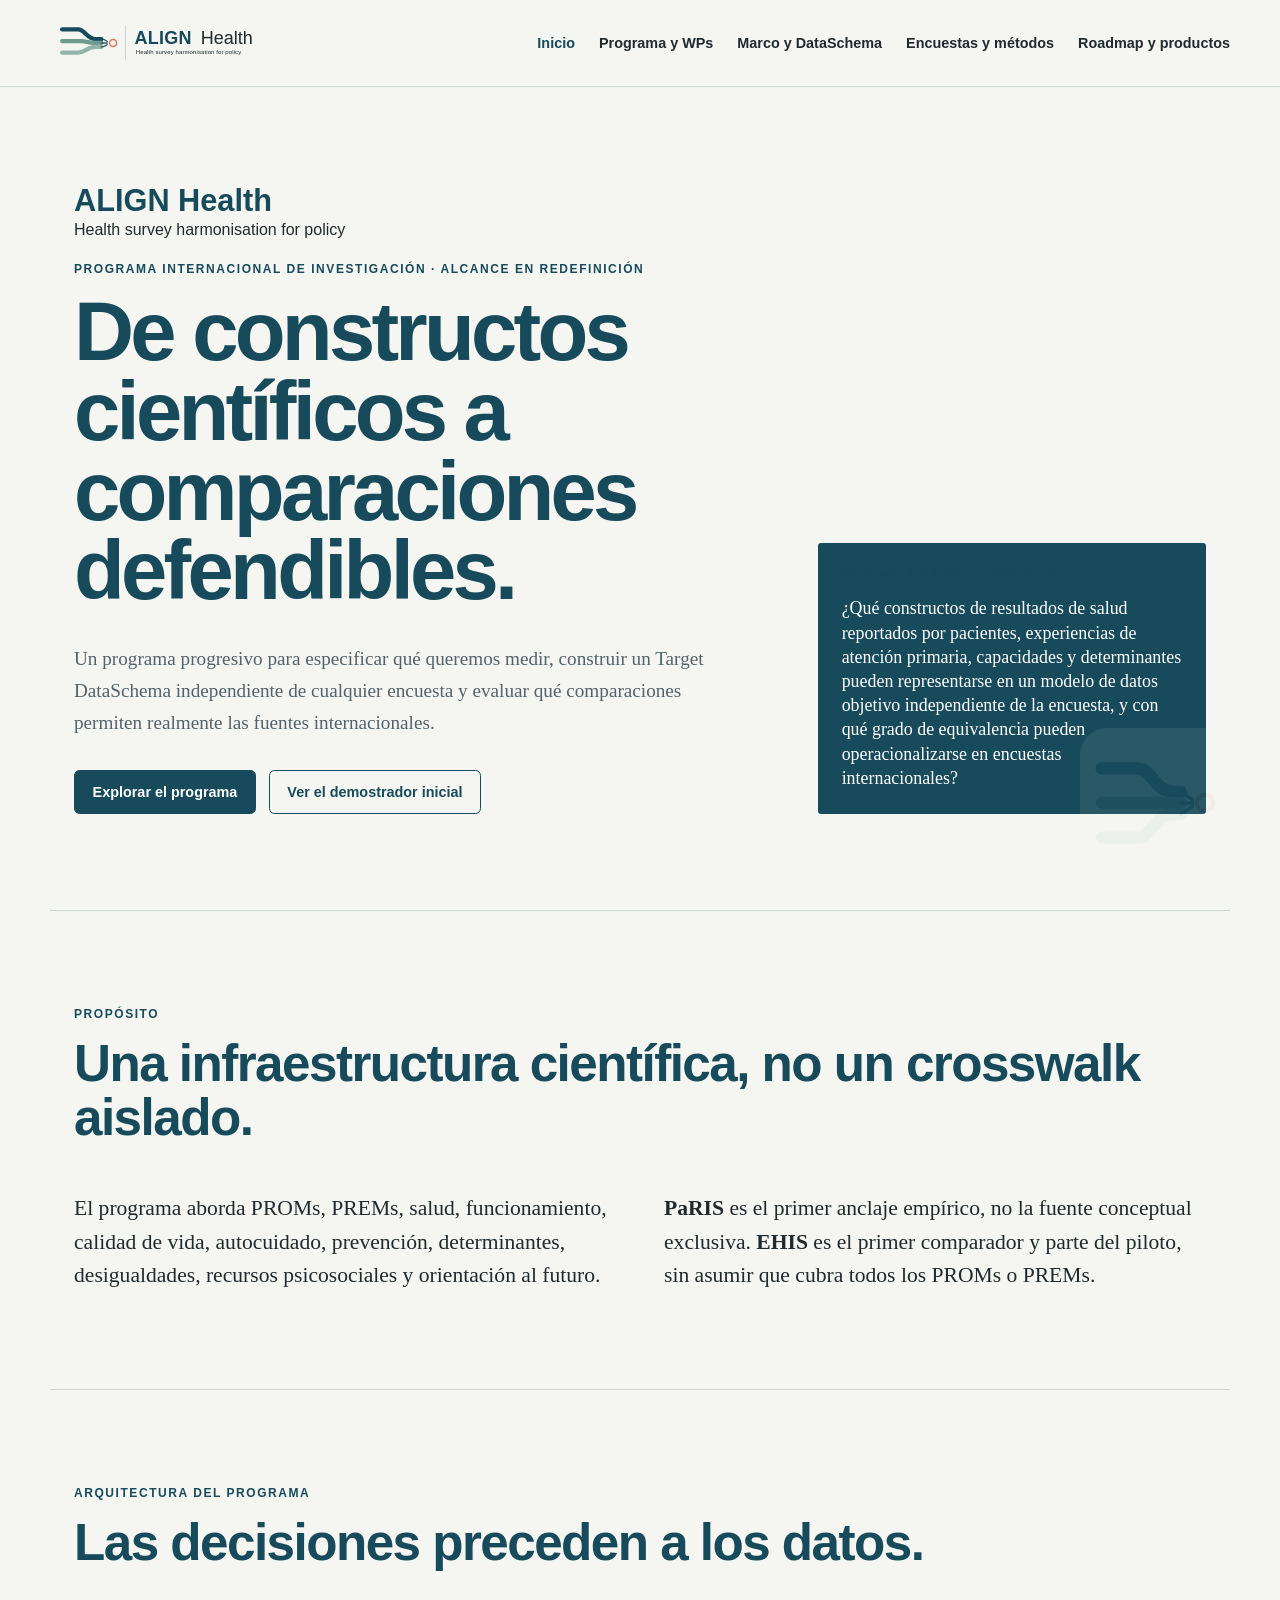
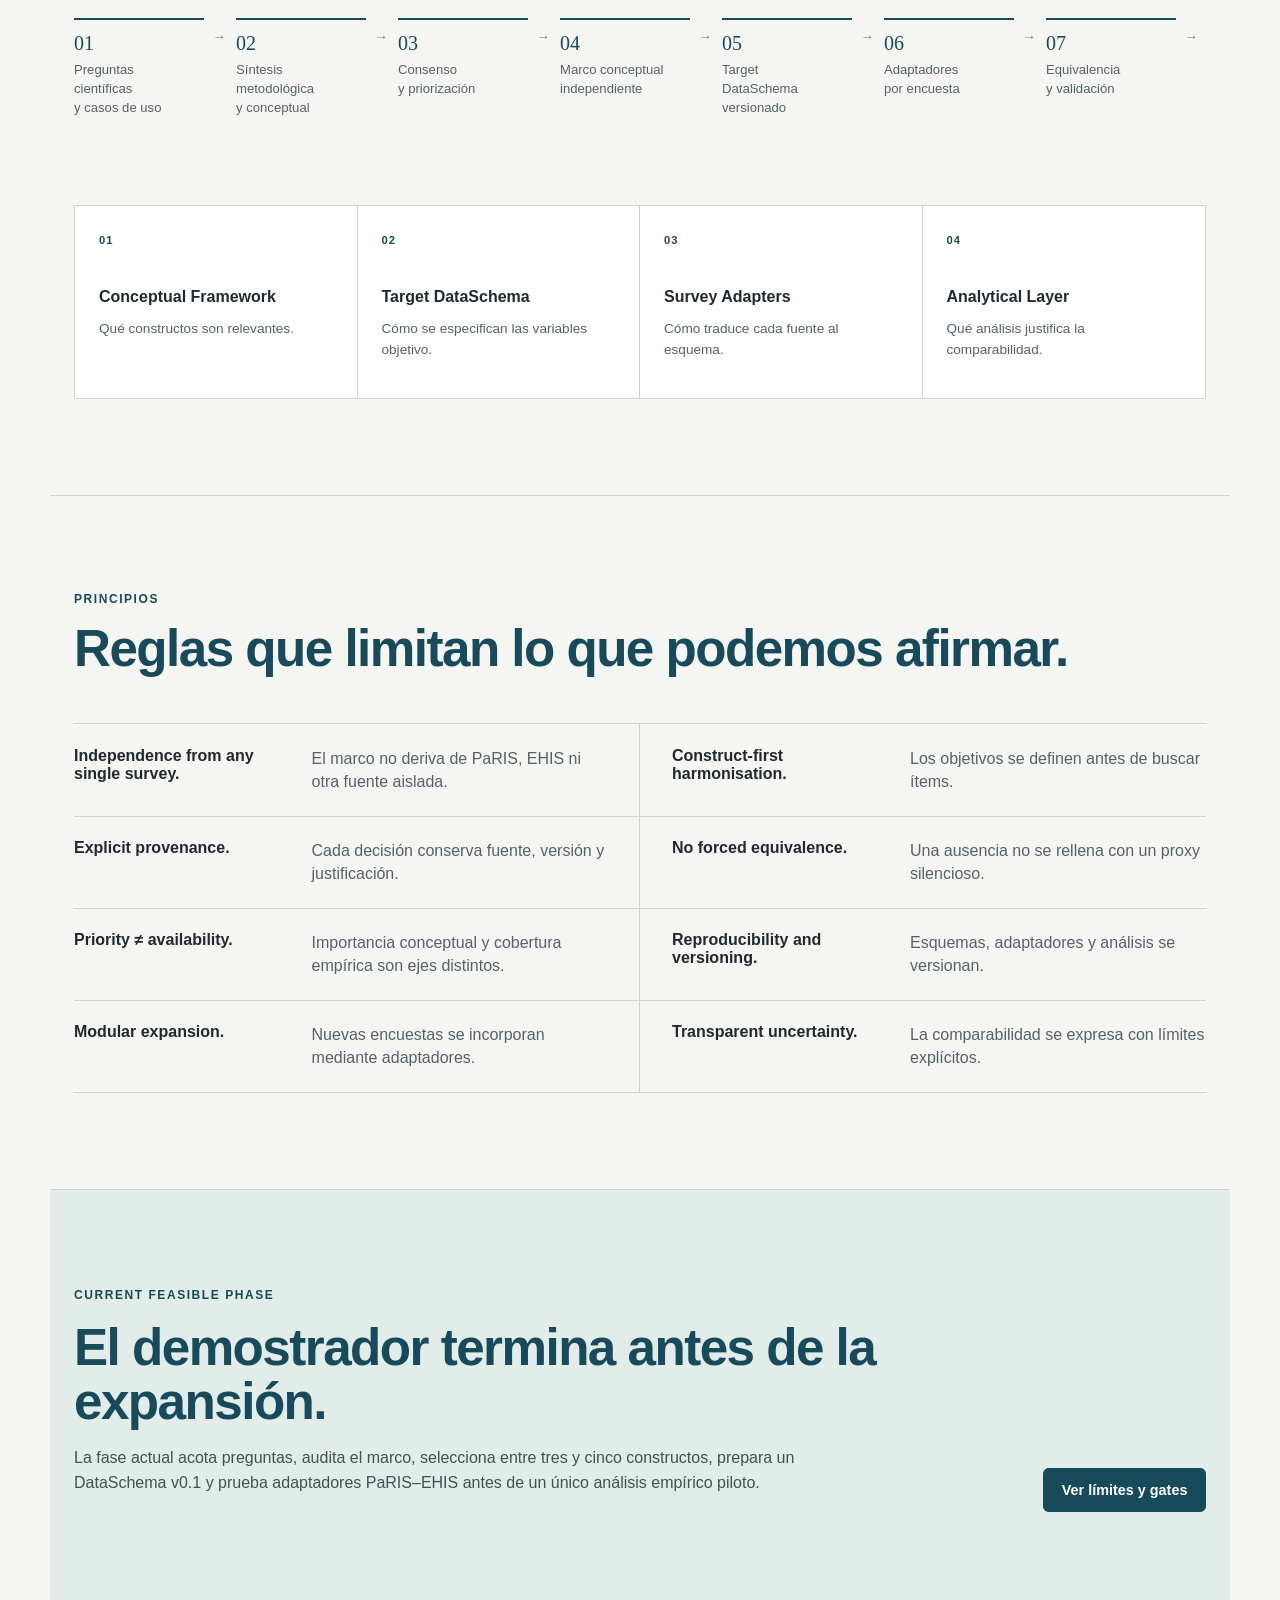
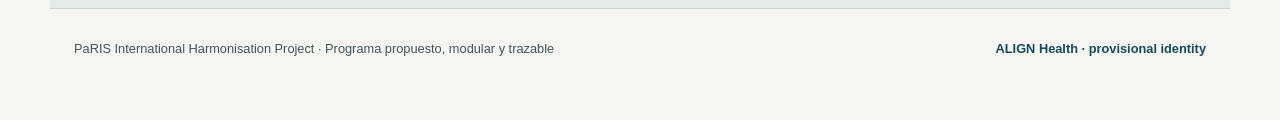
<file: website/index.html>
<!doctype html><html lang="es"><head><meta charset="utf-8"><meta name="viewport" content="width=device-width, initial-scale=1"><meta name="description" content="Programa internacional para armonizar resultados, experiencias, capacidades y determinantes reportados en encuestas de salud."><title>ALIGN Health · Programa de investigación</title><link rel="icon" href="favicon.svg" type="image/svg+xml"><link rel="apple-touch-icon" href="assets/brand/align-health-icon-color.svg"><link rel="stylesheet" href="styles.css"></head>
<body><a class="skip-link" href="#contenido">Saltar al contenido</a>
<header class="site-header"><a class="brand" href="index.html" aria-label="ALIGN Health, inicio"><img class="brand-logo" src="assets/brand/align-health-logo-color.svg" alt="ALIGN Health — Health survey harmonisation for policy"><img class="brand-icon" src="assets/brand/align-health-icon-color.svg" alt=""></a><nav aria-label="Navegación principal"><a aria-current="page" href="index.html">Inicio</a><a href="programa.html">Programa y WPs</a><a href="marco.html">Marco y DataSchema</a><a href="encuestas.html">Encuestas y métodos</a><a href="roadmap.html">Roadmap y productos</a></nav></header>
<main id="contenido">
<section class="hero programme-hero"><div><div class="hero-brand" aria-label="Marca provisional"><p class="hero-brand-name">ALIGN Health</p><p class="hero-brand-descriptor">Health survey harmonisation for policy</p></div><p class="eyebrow">Programa internacional de investigación · alcance en redefinición</p><h1>De constructos científicos a comparaciones defendibles.</h1><p class="lead">Un programa progresivo para especificar qué queremos medir, construir un Target DataSchema independiente de cualquier encuesta y evaluar qué comparaciones permiten realmente las fuentes internacionales.</p><div class="hero-actions"><a class="button primary" href="programa.html">Explorar el programa</a><a class="button secondary" href="roadmap.html#piloto">Ver el demostrador inicial</a></div></div><aside class="principle-card sober" aria-label="Pregunta marco"><p class="card-label">Pregunta marco · provisional</p><p>¿Qué constructos de resultados de salud reportados por pacientes, experiencias de atención primaria, capacidades y determinantes pueden representarse en un modelo de datos objetivo independiente de la encuesta, y con qué grado de equivalencia pueden operacionalizarse en encuestas internacionales?</p></aside></section>
<section class="section purpose"><div class="section-heading"><div><p class="eyebrow">Propósito</p><h2>Una infraestructura científica, no un crosswalk aislado.</h2></div></div><div class="purpose-grid"><p>El programa aborda PROMs, PREMs, salud, funcionamiento, calidad de vida, autocuidado, prevención, determinantes, desigualdades, recursos psicosociales y orientación al futuro.</p><p><strong>PaRIS</strong> es el primer anclaje empírico, no la fuente conceptual exclusiva. <strong>EHIS</strong> es el primer comparador y parte del piloto, sin asumir que cubra todos los PROMs o PREMs.</p></div></section>
<section class="section architecture-section"><div class="section-heading"><div><p class="eyebrow">Arquitectura del programa</p><h2>Las decisiones preceden a los datos.</h2></div></div><ol class="research-chain" aria-label="Cadena de dependencias científicas"><li>Preguntas científicas<br>y casos de uso</li><li>Síntesis metodológica<br>y conceptual</li><li>Consenso<br>y priorización</li><li>Marco conceptual<br>independiente</li><li>Target DataSchema<br>versionado</li><li>Adaptadores<br>por encuesta</li><li>Equivalencia<br>y validación</li><li>Análisis comparativos<br>reproducibles</li></ol><div class="layer-strip" aria-label="Cuatro capas del programa"><article><span>01</span><h3>Conceptual Framework</h3><p>Qué constructos son relevantes.</p></article><article><span>02</span><h3>Target DataSchema</h3><p>Cómo se especifican las variables objetivo.</p></article><article><span>03</span><h3>Survey Adapters</h3><p>Cómo traduce cada fuente al esquema.</p></article><article><span>04</span><h3>Analytical Layer</h3><p>Qué análisis justifica la comparabilidad.</p></article></div></section>
<section class="section"><div class="section-heading"><div><p class="eyebrow">Principios</p><h2>Reglas que limitan lo que podemos afirmar.</h2></div></div><ul class="principles-list"><li><strong>Independence from any single survey.</strong><span>El marco no deriva de PaRIS, EHIS ni otra fuente aislada.</span></li><li><strong>Construct-first harmonisation.</strong><span>Los objetivos se definen antes de buscar ítems.</span></li><li><strong>Explicit provenance.</strong><span>Cada decisión conserva fuente, versión y justificación.</span></li><li><strong>No forced equivalence.</strong><span>Una ausencia no se rellena con un proxy silencioso.</span></li><li><strong>Priority ≠ availability.</strong><span>Importancia conceptual y cobertura empírica son ejes distintos.</span></li><li><strong>Reproducibility and versioning.</strong><span>Esquemas, adaptadores y análisis se versionan.</span></li><li><strong>Modular expansion.</strong><span>Nuevas encuestas se incorporan mediante adaptadores.</span></li><li><strong>Transparent uncertainty.</strong><span>La comparabilidad se expresa con límites explícitos.</span></li></ul></section>
<section class="section current-phase"><div><p class="eyebrow">Current feasible phase</p><h2>El demostrador termina antes de la expansión.</h2><p>La fase actual acota preguntas, audita el marco, selecciona entre tres y cinco constructos, prepara un DataSchema v0.1 y prueba adaptadores PaRIS–EHIS antes de un único análisis empírico piloto.</p></div><a class="button primary" href="roadmap.html#piloto">Ver límites y gates</a></section>
</main><footer>PaRIS International Harmonisation Project · Programa propuesto, modular y trazable</footer></body></html>
</file>
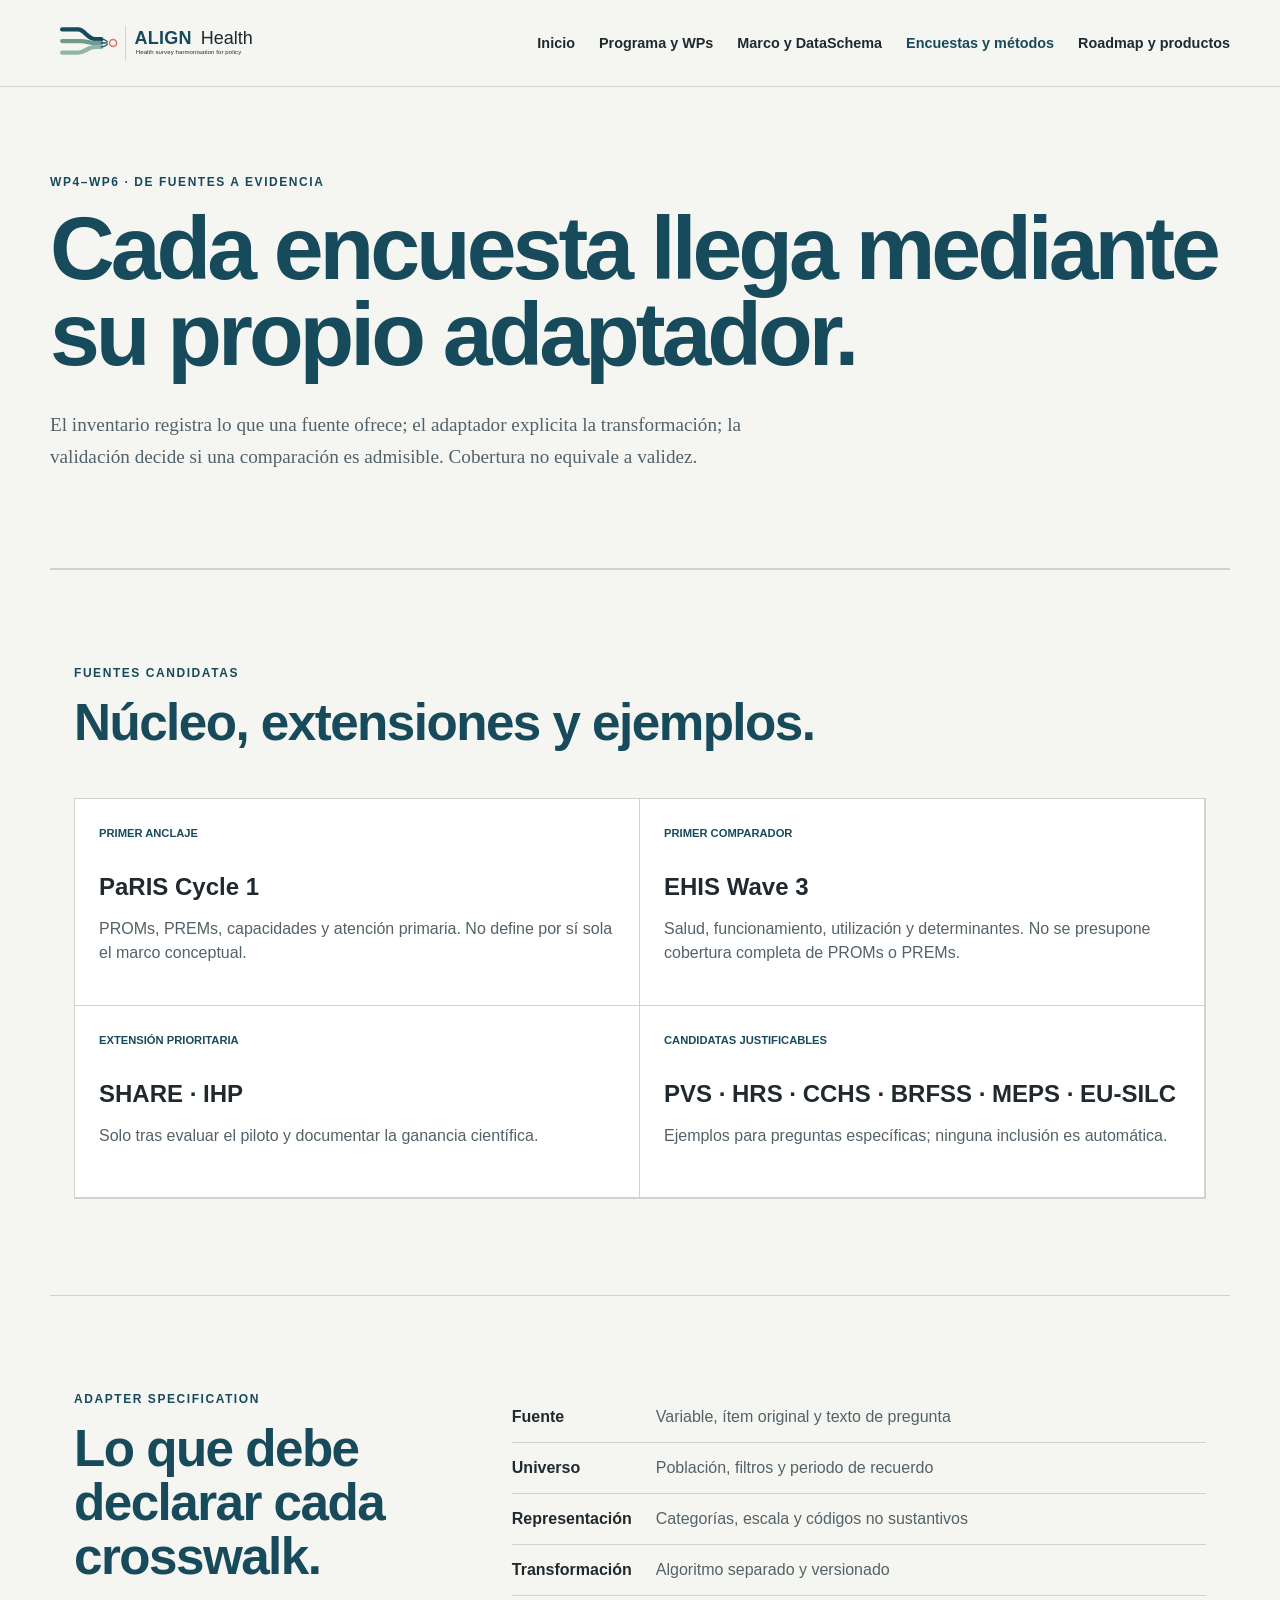
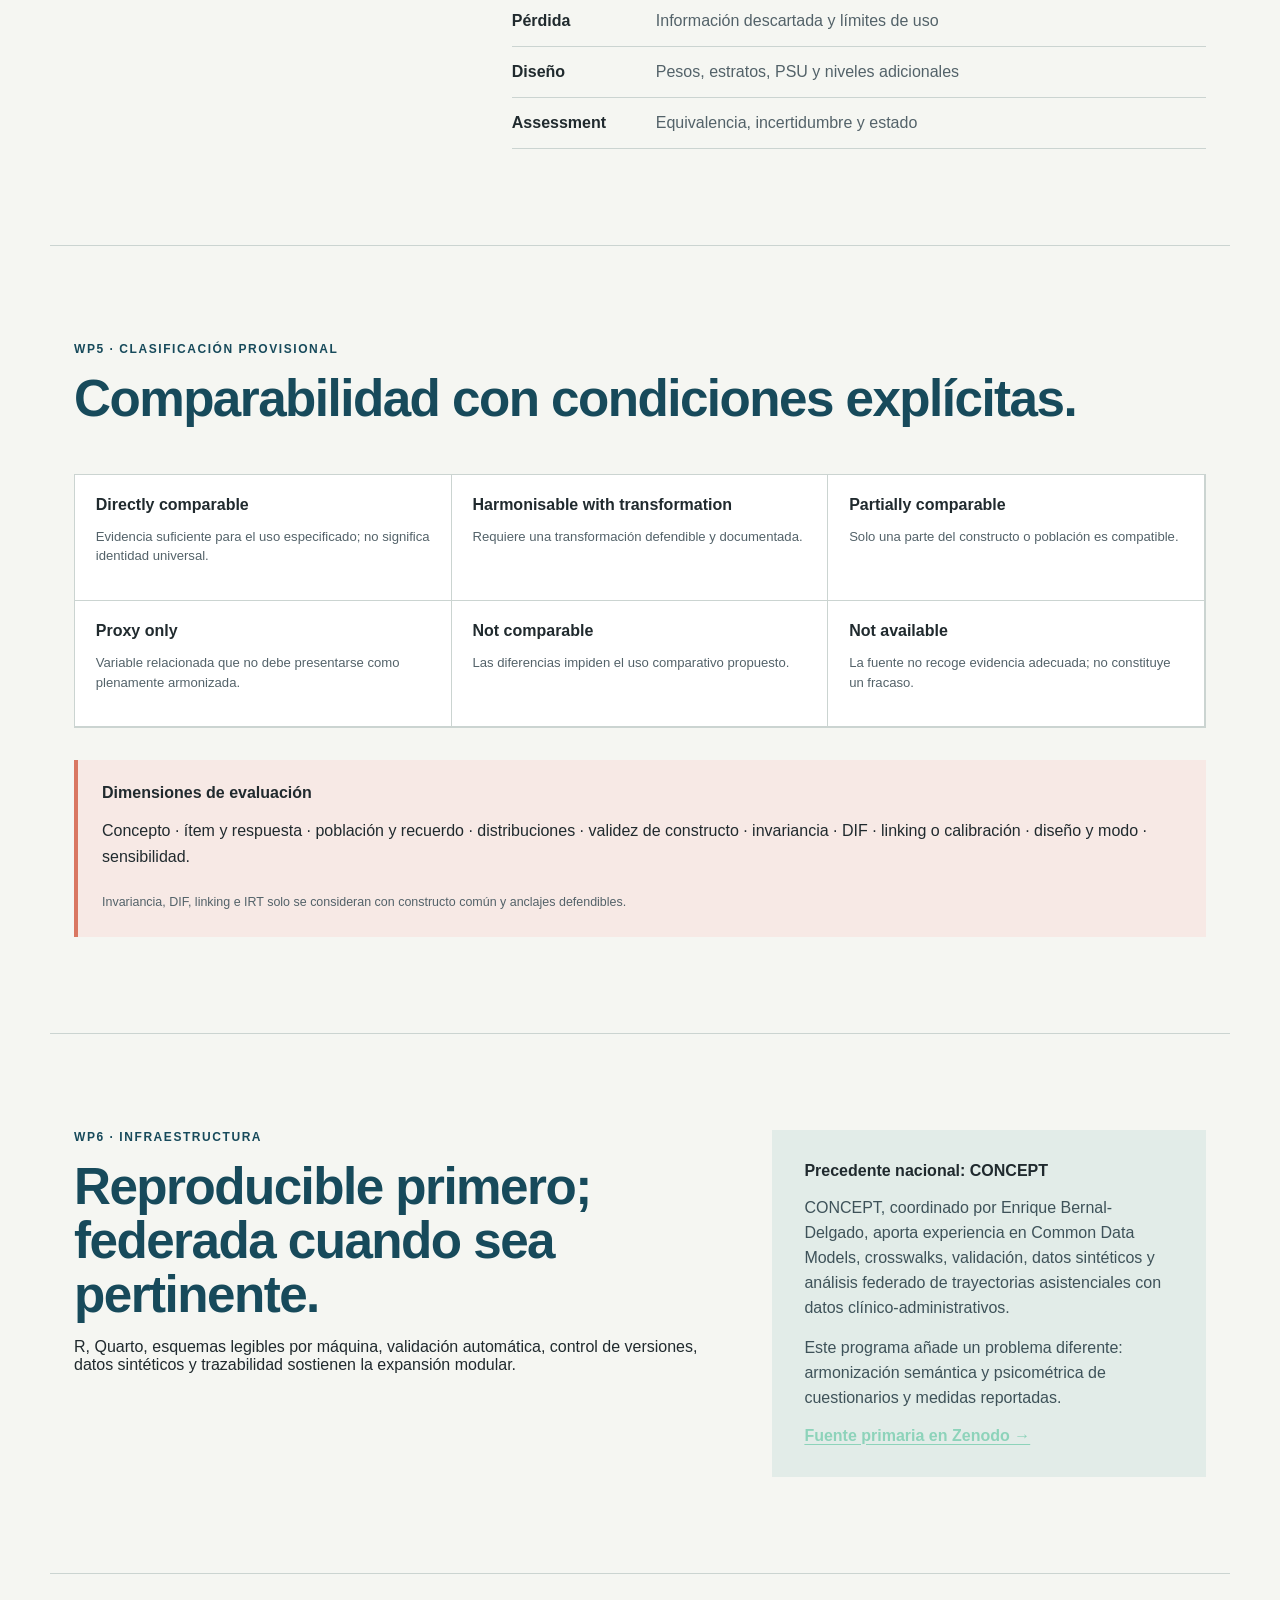
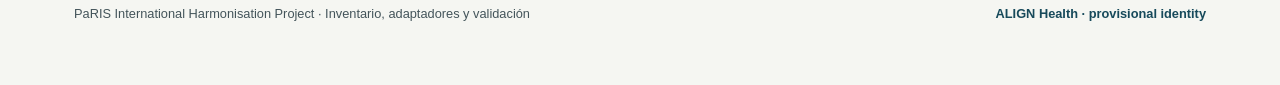
<file: website/encuestas.html>
<!doctype html><html lang="es"><head><meta charset="utf-8"><meta name="viewport" content="width=device-width, initial-scale=1"><meta name="description" content="Inventario de encuestas, adaptadores y métodos de validación."><title>Encuestas y métodos · ALIGN Health</title><link rel="icon" href="favicon.svg" type="image/svg+xml"><link rel="apple-touch-icon" href="assets/brand/align-health-icon-color.svg"><link rel="stylesheet" href="styles.css"></head><body><a class="skip-link" href="#contenido">Saltar al contenido</a>
<header class="site-header"><a class="brand" href="index.html"><img class="brand-logo" src="assets/brand/align-health-logo-color.svg" alt="ALIGN Health — Health survey harmonisation for policy"><img class="brand-icon" src="assets/brand/align-health-icon-color.svg" alt=""></a><nav aria-label="Navegación principal"><a href="index.html">Inicio</a><a href="programa.html">Programa y WPs</a><a href="marco.html">Marco y DataSchema</a><a aria-current="page" href="encuestas.html">Encuestas y métodos</a><a href="roadmap.html">Roadmap y productos</a></nav></header>
<main id="contenido" class="page-shell"><header class="page-hero"><p class="eyebrow">WP4–WP6 · De fuentes a evidencia</p><h1>Cada encuesta llega mediante su propio adaptador.</h1><p class="lead">El inventario registra lo que una fuente ofrece; el adaptador explicita la transformación; la validación decide si una comparación es admisible. Cobertura no equivale a validez.</p></header>
<section class="section"><div class="section-heading"><div><p class="eyebrow">Fuentes candidatas</p><h2>Núcleo, extensiones y ejemplos.</h2></div></div><div class="survey-register"><article class="survey-core"><span>Primer anclaje</span><h3>PaRIS Cycle 1</h3><p>PROMs, PREMs, capacidades y atención primaria. No define por sí sola el marco conceptual.</p></article><article class="survey-core"><span>Primer comparador</span><h3>EHIS Wave 3</h3><p>Salud, funcionamiento, utilización y determinantes. No se presupone cobertura completa de PROMs o PREMs.</p></article><article><span>Extensión prioritaria</span><h3>SHARE · IHP</h3><p>Solo tras evaluar el piloto y documentar la ganancia científica.</p></article><article><span>Candidatas justificables</span><h3>PVS · HRS · CCHS · BRFSS · MEPS · EU-SILC</h3><p>Ejemplos para preguntas específicas; ninguna inclusión es automática.</p></article></div></section>
<section class="section adapter-spec"><div><p class="eyebrow">Adapter specification</p><h2>Lo que debe declarar cada crosswalk.</h2></div><ol class="spec-list"><li><b>Fuente</b><span>Variable, ítem original y texto de pregunta</span></li><li><b>Universo</b><span>Población, filtros y periodo de recuerdo</span></li><li><b>Representación</b><span>Categorías, escala y códigos no sustantivos</span></li><li><b>Transformación</b><span>Algoritmo separado y versionado</span></li><li><b>Pérdida</b><span>Información descartada y límites de uso</span></li><li><b>Diseño</b><span>Pesos, estratos, PSU y niveles adicionales</span></li><li><b>Assessment</b><span>Equivalencia, incertidumbre y estado</span></li></ol></section>
<section class="section"><div class="section-heading"><div><p class="eyebrow">WP5 · Clasificación provisional</p><h2>Comparabilidad con condiciones explícitas.</h2></div></div><div class="classification-list"><article><b>Directly comparable</b><p>Evidencia suficiente para el uso especificado; no significa identidad universal.</p></article><article><b>Harmonisable with transformation</b><p>Requiere una transformación defendible y documentada.</p></article><article><b>Partially comparable</b><p>Solo una parte del constructo o población es compatible.</p></article><article><b>Proxy only</b><p>Variable relacionada que no debe presentarse como plenamente armonizada.</p></article><article><b>Not comparable</b><p>Las diferencias impiden el uso comparativo propuesto.</p></article><article><b>Not available</b><p>La fuente no recoge evidencia adecuada; no constituye un fracaso.</p></article></div><div class="validation-dimensions"><h3>Dimensiones de evaluación</h3><p>Concepto · ítem y respuesta · población y recuerdo · distribuciones · validez de constructo · invariancia · DIF · linking o calibración · diseño y modo · sensibilidad.</p><p class="fine-print">Invariancia, DIF, linking e IRT solo se consideran con constructo común y anclajes defendibles.</p></div></section>
<section class="section infrastructure"><div><p class="eyebrow">WP6 · Infraestructura</p><h2>Reproducible primero; federada cuando sea pertinente.</h2><p>R, Quarto, esquemas legibles por máquina, validación automática, control de versiones, datos sintéticos y trazabilidad sostienen la expansión modular.</p></div><aside><h3>Precedente nacional: CONCEPT</h3><p>CONCEPT, coordinado por Enrique Bernal-Delgado, aporta experiencia en Common Data Models, crosswalks, validación, datos sintéticos y análisis federado de trayectorias asistenciales con datos clínico-administrativos.</p><p>Este programa añade un problema diferente: armonización semántica y psicométrica de cuestionarios y medidas reportadas.</p><a class="text-link" href="https://zenodo.org/records/8012966" rel="external">Fuente primaria en Zenodo →</a></aside></section></main><footer>PaRIS International Harmonisation Project · Inventario, adaptadores y validación</footer></body></html>
</file>
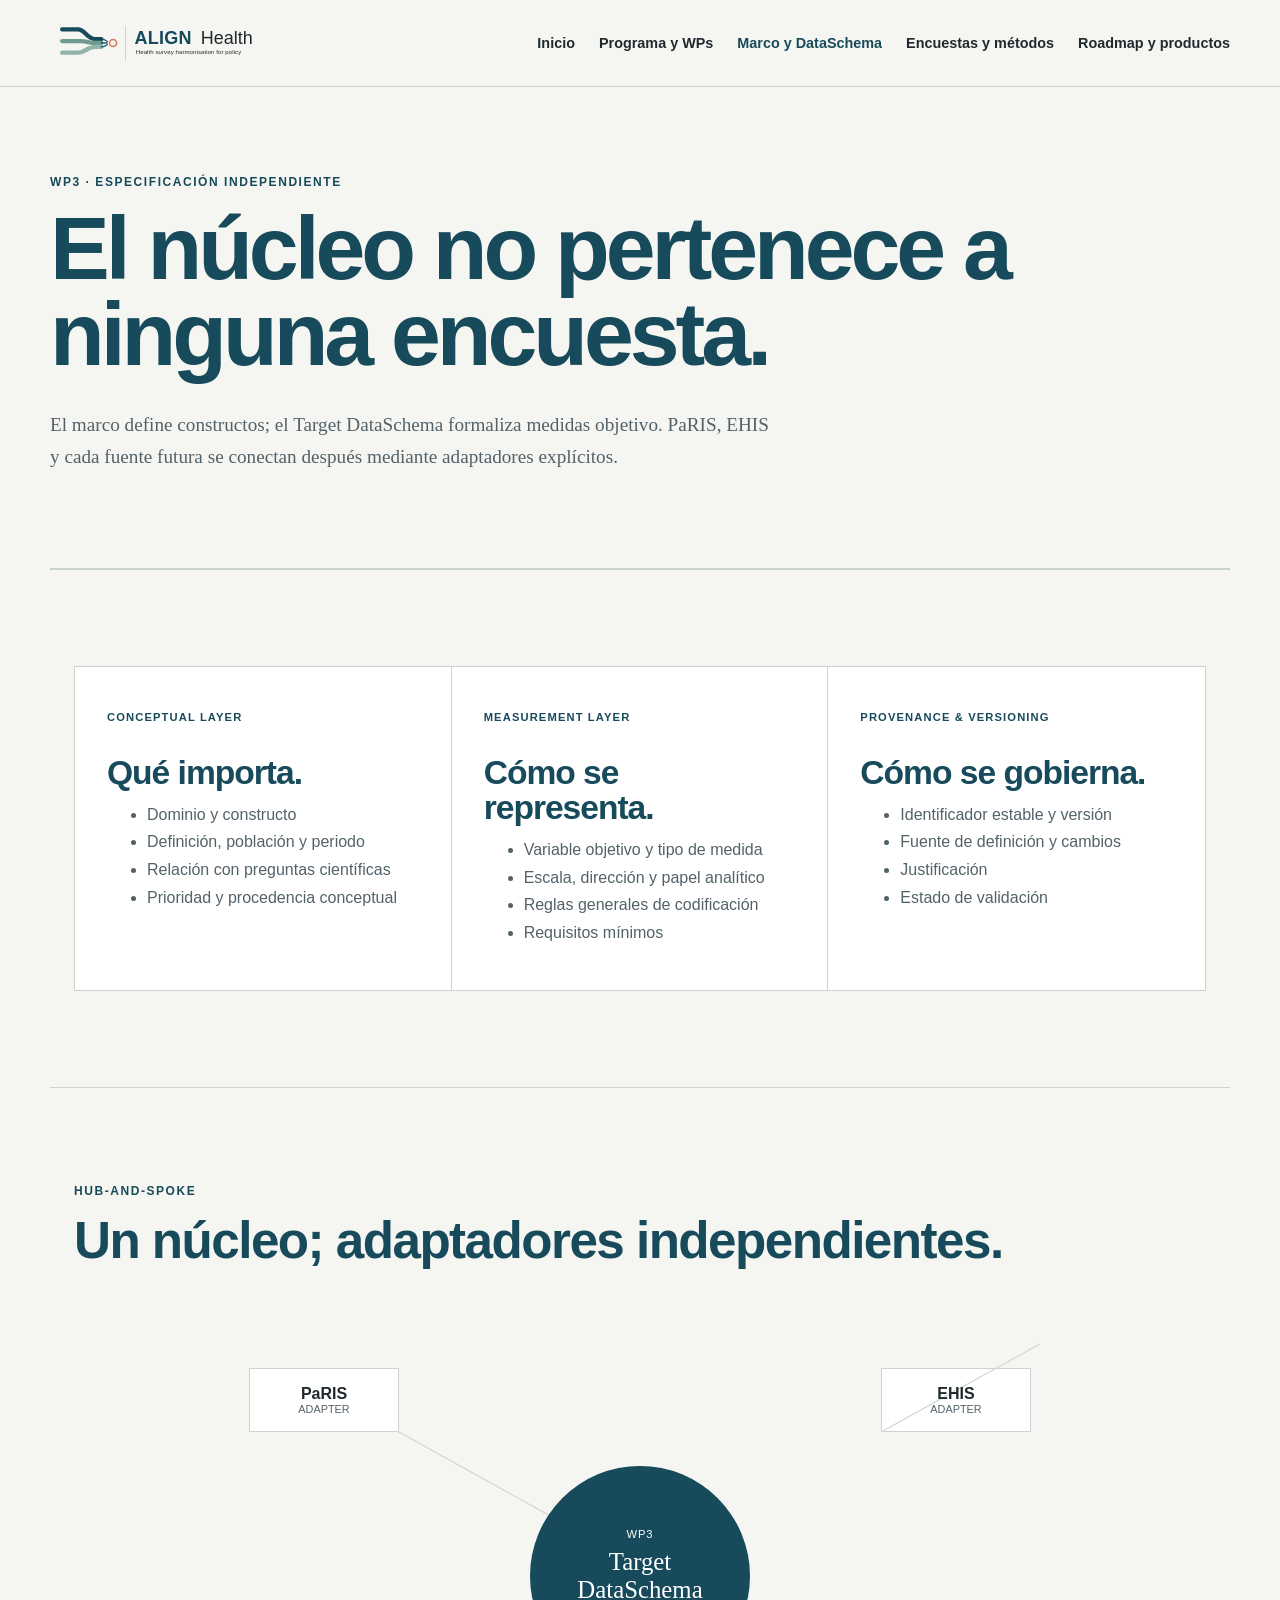
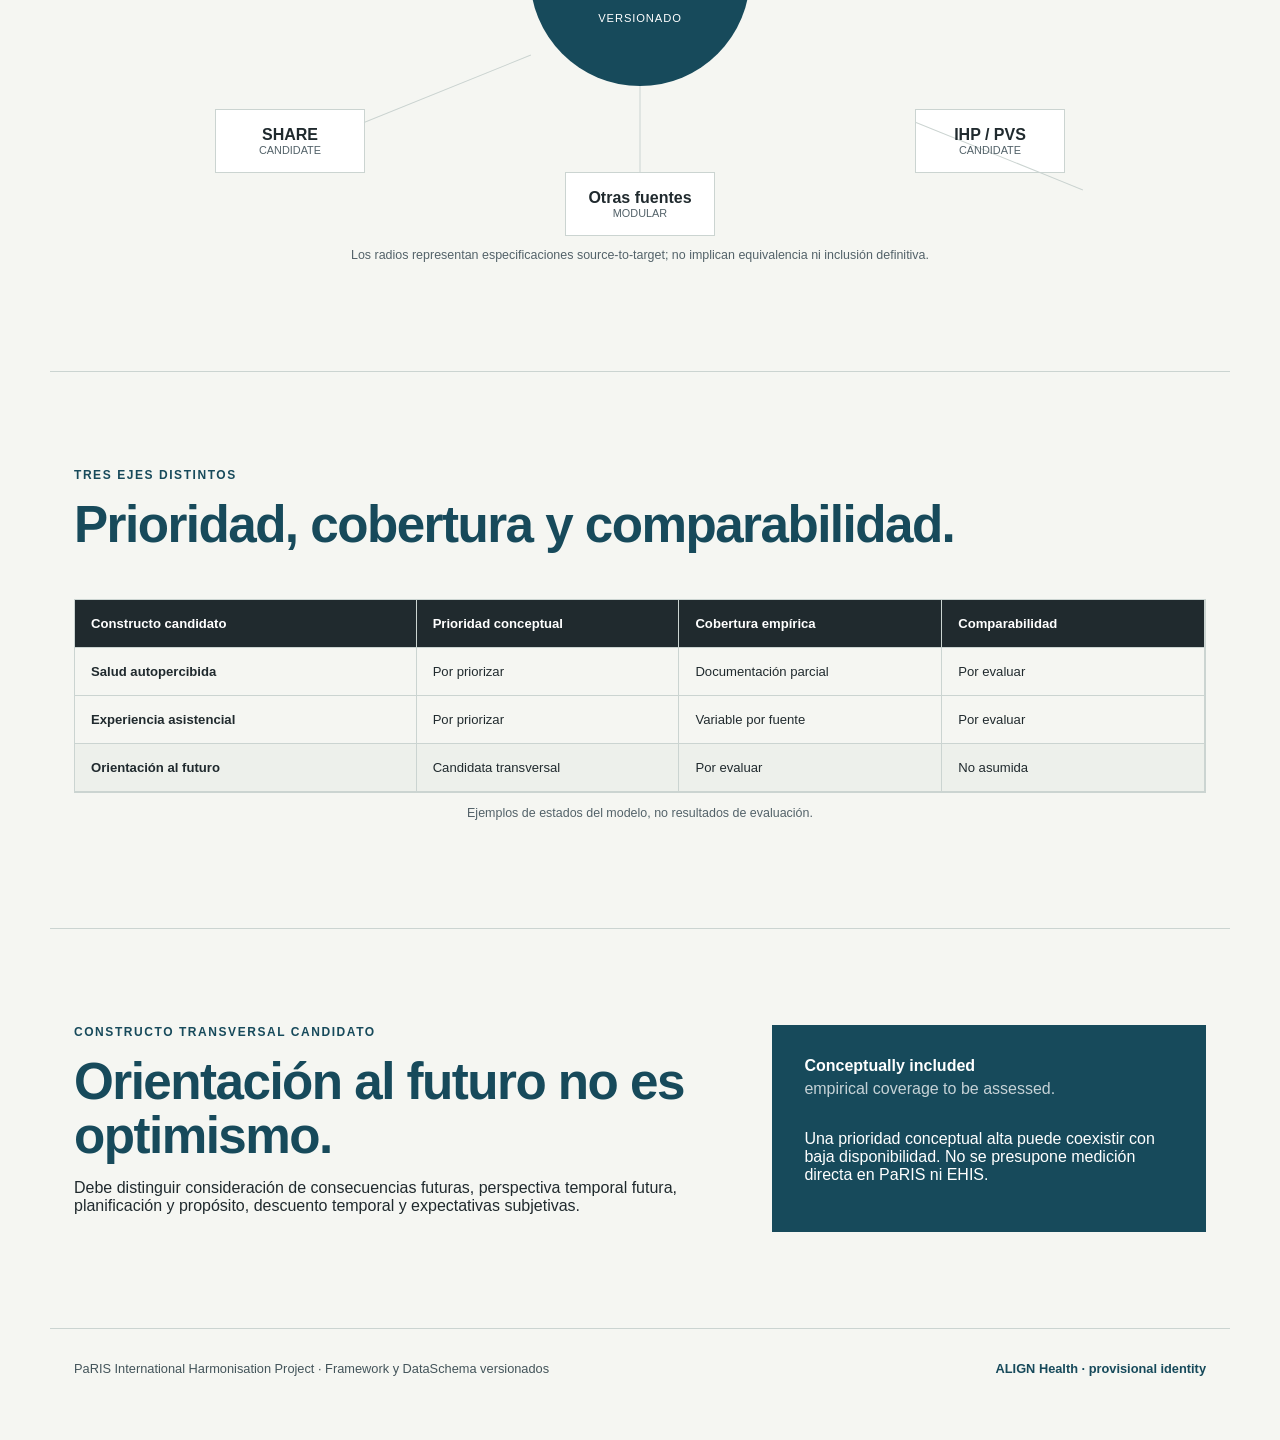
<file: website/marco.html>
<!doctype html><html lang="es"><head><meta charset="utf-8"><meta name="viewport" content="width=device-width, initial-scale=1"><meta name="description" content="Marco conceptual y Target DataSchema independiente de encuestas."><title>Marco y Target DataSchema · ALIGN Health</title><link rel="icon" href="favicon.svg" type="image/svg+xml"><link rel="apple-touch-icon" href="assets/brand/align-health-icon-color.svg"><link rel="stylesheet" href="styles.css"></head><body><a class="skip-link" href="#contenido">Saltar al contenido</a>
<header class="site-header"><a class="brand" href="index.html"><img class="brand-logo" src="assets/brand/align-health-logo-color.svg" alt="ALIGN Health — Health survey harmonisation for policy"><img class="brand-icon" src="assets/brand/align-health-icon-color.svg" alt=""></a><nav aria-label="Navegación principal"><a href="index.html">Inicio</a><a href="programa.html">Programa y WPs</a><a aria-current="page" href="marco.html">Marco y DataSchema</a><a href="encuestas.html">Encuestas y métodos</a><a href="roadmap.html">Roadmap y productos</a></nav></header>
<main id="contenido" class="page-shell"><header class="page-hero"><p class="eyebrow">WP3 · Especificación independiente</p><h1>El núcleo no pertenece a ninguna encuesta.</h1><p class="lead">El marco define constructos; el Target DataSchema formaliza medidas objetivo. PaRIS, EHIS y cada fuente futura se conectan después mediante adaptadores explícitos.</p></header>
<section class="section"><div class="layer-columns"><article><p class="wp-code">Conceptual layer</p><h2>Qué importa.</h2><ul><li>Dominio y constructo</li><li>Definición, población y periodo</li><li>Relación con preguntas científicas</li><li>Prioridad y procedencia conceptual</li></ul></article><article><p class="wp-code">Measurement layer</p><h2>Cómo se representa.</h2><ul><li>Variable objetivo y tipo de medida</li><li>Escala, dirección y papel analítico</li><li>Reglas generales de codificación</li><li>Requisitos mínimos</li></ul></article><article><p class="wp-code">Provenance & versioning</p><h2>Cómo se gobierna.</h2><ul><li>Identificador estable y versión</li><li>Fuente de definición y cambios</li><li>Justificación</li><li>Estado de validación</li></ul></article></div></section>
<section class="section"><div class="section-heading"><div><p class="eyebrow">Hub-and-spoke</p><h2>Un núcleo; adaptadores independientes.</h2></div></div><div class="hub-spoke" role="img" aria-label="Target DataSchema central conectado mediante adaptadores a PaRIS, EHIS, SHARE, IHP, PVS y otras encuestas"><div class="hub"><span>WP3</span><strong>Target<br>DataSchema</strong><small>versionado</small></div><div class="spoke s1"><b>PaRIS</b><span>adapter</span></div><div class="spoke s2"><b>EHIS</b><span>adapter</span></div><div class="spoke s3"><b>SHARE</b><span>candidate</span></div><div class="spoke s4"><b>IHP / PVS</b><span>candidate</span></div><div class="spoke s5"><b>Otras fuentes</b><span>modular</span></div></div><p class="figure-note">Los radios representan especificaciones source-to-target; no implican equivalencia ni inclusión definitiva.</p></section>
<section class="section"><div class="section-heading"><div><p class="eyebrow">Tres ejes distintos</p><h2>Prioridad, cobertura y comparabilidad.</h2></div></div><div class="evidence-matrix" role="table" aria-label="Matriz de prioridad conceptual, disponibilidad empírica y comparabilidad"><div role="row" class="matrix-head"><span role="columnheader">Constructo candidato</span><span role="columnheader">Prioridad conceptual</span><span role="columnheader">Cobertura empírica</span><span role="columnheader">Comparabilidad</span></div><div role="row"><strong role="cell">Salud autopercibida</strong><span role="cell">Por priorizar</span><span role="cell">Documentación parcial</span><span role="cell">Por evaluar</span></div><div role="row"><strong role="cell">Experiencia asistencial</strong><span role="cell">Por priorizar</span><span role="cell">Variable por fuente</span><span role="cell">Por evaluar</span></div><div role="row" class="future-row"><strong role="cell">Orientación al futuro</strong><span role="cell">Candidata transversal</span><span role="cell">Por evaluar</span><span role="cell">No asumida</span></div></div><p class="figure-note">Ejemplos de estados del modelo, no resultados de evaluación.</p></section>
<section class="section future-orientation"><div><p class="eyebrow">Constructo transversal candidato</p><h2>Orientación al futuro no es optimismo.</h2><p>Debe distinguir consideración de consecuencias futuras, perspectiva temporal futura, planificación y propósito, descuento temporal y expectativas subjetivas.</p></div><aside><strong>Conceptually included</strong><span>empirical coverage to be assessed.</span><p>Una prioridad conceptual alta puede coexistir con baja disponibilidad. No se presupone medición directa en PaRIS ni EHIS.</p></aside></section></main><footer>PaRIS International Harmonisation Project · Framework y DataSchema versionados</footer></body></html>
</file>
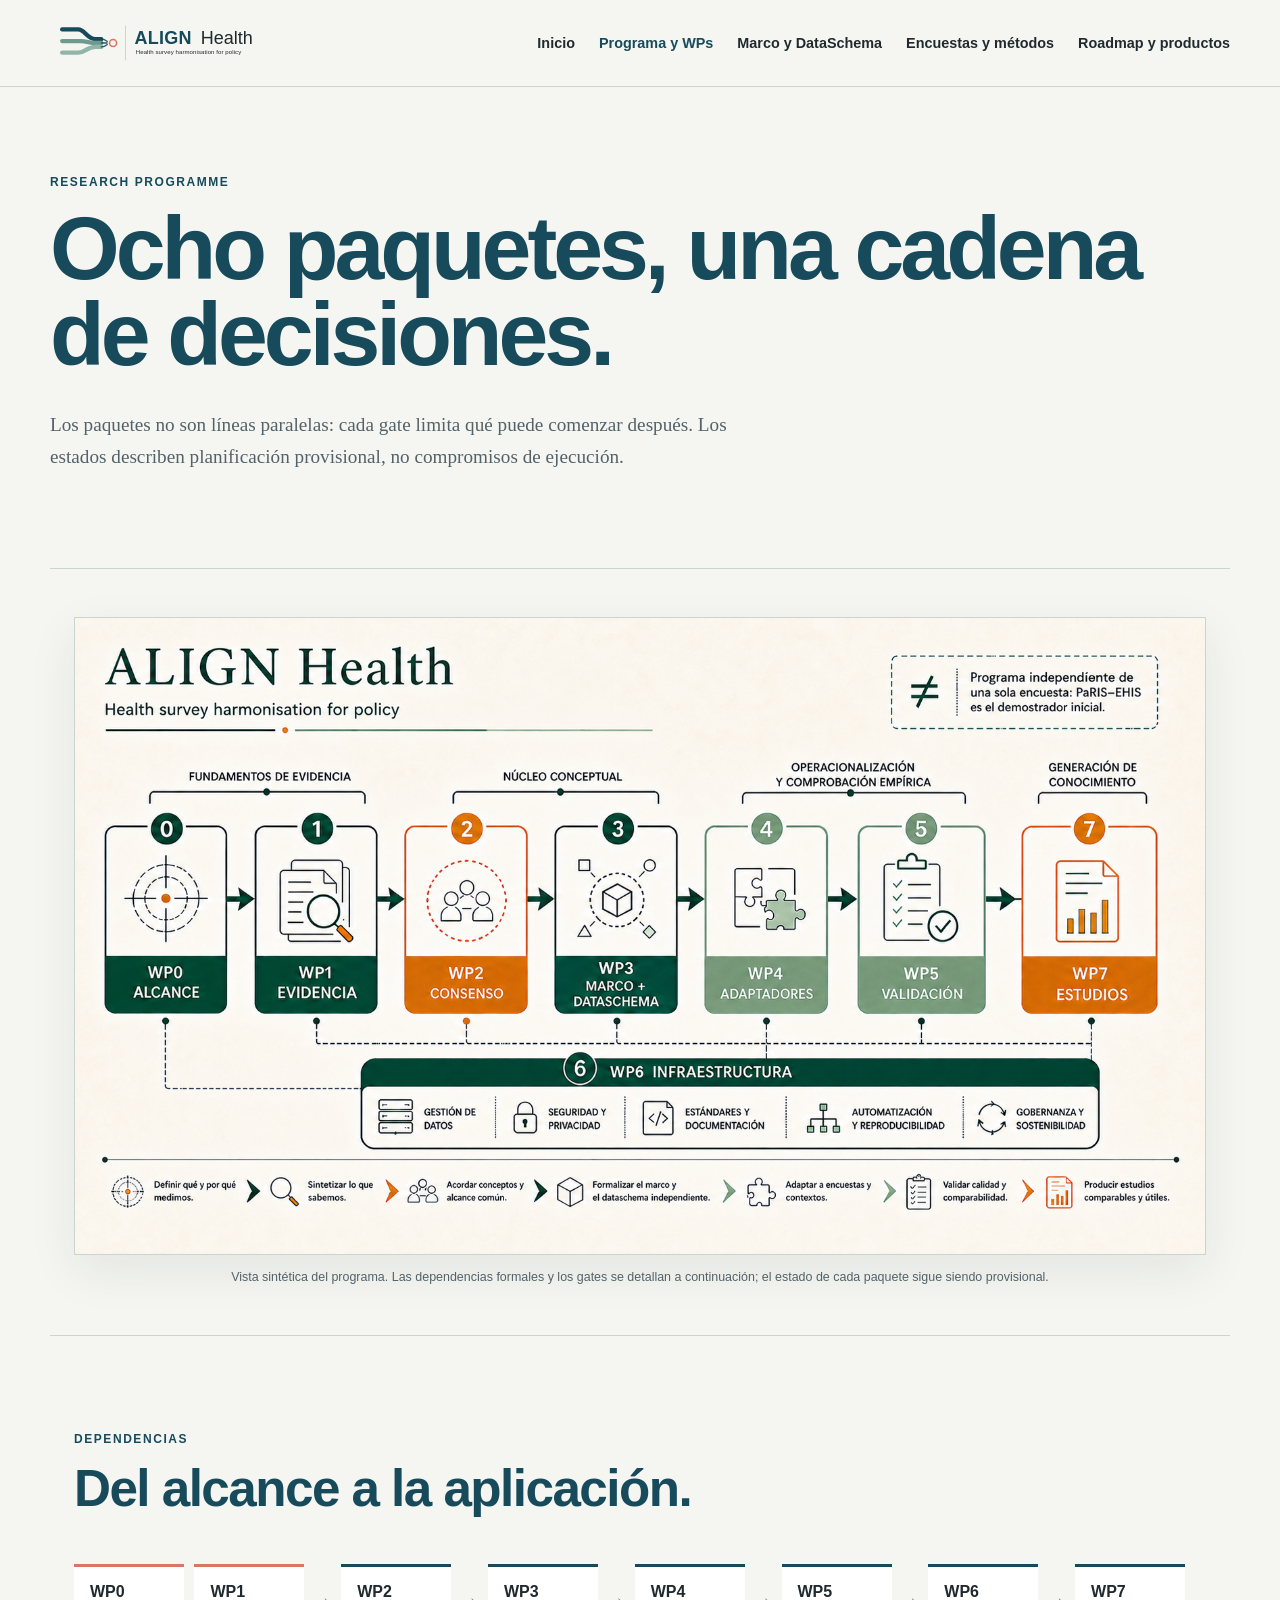
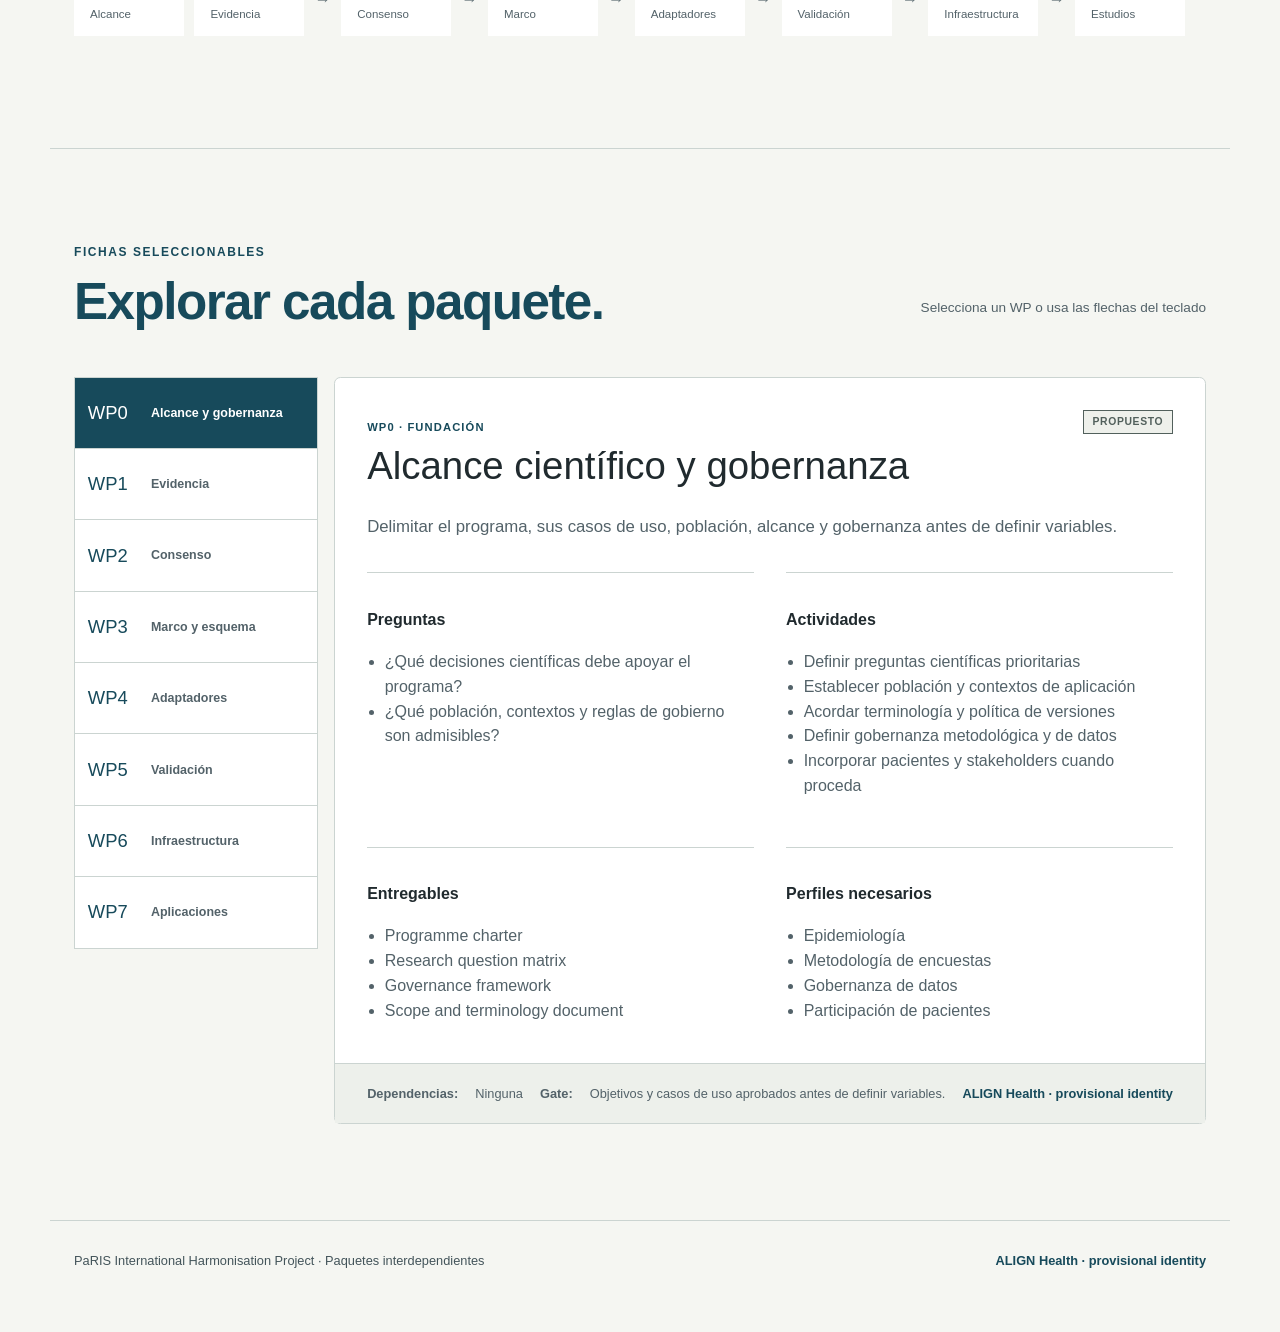
<file: website/programa.html>
<!doctype html><html lang="es"><head><meta charset="utf-8"><meta name="viewport" content="width=device-width, initial-scale=1"><meta name="description" content="Paquetes de trabajo interdependientes del programa ALIGN Health."><title>Programa y paquetes de trabajo · ALIGN Health</title><link rel="icon" href="favicon.svg" type="image/svg+xml"><link rel="apple-touch-icon" href="assets/brand/align-health-icon-color.svg"><link rel="stylesheet" href="styles.css"></head><body><a class="skip-link" href="#contenido">Saltar al contenido</a>
<header class="site-header"><a class="brand" href="index.html"><img class="brand-logo" src="assets/brand/align-health-logo-color.svg" alt="ALIGN Health — Health survey harmonisation for policy"><img class="brand-icon" src="assets/brand/align-health-icon-color.svg" alt=""></a><nav aria-label="Navegación principal"><a href="index.html">Inicio</a><a aria-current="page" href="programa.html">Programa y WPs</a><a href="marco.html">Marco y DataSchema</a><a href="encuestas.html">Encuestas y métodos</a><a href="roadmap.html">Roadmap y productos</a></nav></header>
<main id="contenido" class="page-shell"><header class="page-hero"><p class="eyebrow">Research programme</p><h1>Ocho paquetes, una cadena de decisiones.</h1><p class="lead">Los paquetes no son líneas paralelas: cada gate limita qué puede comenzar después. Los estados describen planificación provisional, no compromisos de ejecución.</p></header>
<figure class="wp-overview-figure"><img src="assets/work-packages-overview-align-v1.png" width="1680" height="945" alt="Infografía del programa: WP0 alcance, WP1 evidencia, WP2 consenso, WP3 marco y DataSchema, WP4 adaptadores, WP5 validación y WP7 estudios avanzan en secuencia; WP6 proporciona infraestructura transversal."><figcaption>Vista sintética del programa. Las dependencias formales y los gates se detallan a continuación; el estado de cada paquete sigue siendo provisional.</figcaption></figure>
<section class="section dependency-map"><div class="section-heading"><div><p class="eyebrow">Dependencias</p><h2>Del alcance a la aplicación.</h2></div></div><div class="wp-flow" role="img" aria-label="WP0 y WP1 alimentan WP2; WP2 alimenta WP3; WP3 alimenta WP4; WP4 alimenta WP5; WP3, WP4 y WP5 alimentan WP6; WP5 y WP6 alimentan WP7"><div><b>WP0</b><span>Alcance</span></div><div><b>WP1</b><span>Evidencia</span></div><i aria-hidden="true">→</i><div><b>WP2</b><span>Consenso</span></div><i aria-hidden="true">→</i><div><b>WP3</b><span>Marco</span></div><i aria-hidden="true">→</i><div><b>WP4</b><span>Adaptadores</span></div><i aria-hidden="true">→</i><div><b>WP5</b><span>Validación</span></div><i aria-hidden="true">→</i><div><b>WP6</b><span>Infraestructura</span></div><i aria-hidden="true">→</i><div><b>WP7</b><span>Estudios</span></div></div></section>
<section class="section"><div class="section-heading"><div><p class="eyebrow">Fichas seleccionables</p><h2>Explorar cada paquete.</h2></div><p class="updated">Selecciona un WP o usa las flechas del teclado</p></div><div data-wp-list class="wp-list" aria-live="polite"><p>Cargando paquetes…</p></div></section></main><footer>PaRIS International Harmonisation Project · Paquetes interdependientes</footer><script src="programme.js"></script></body></html>
</file>
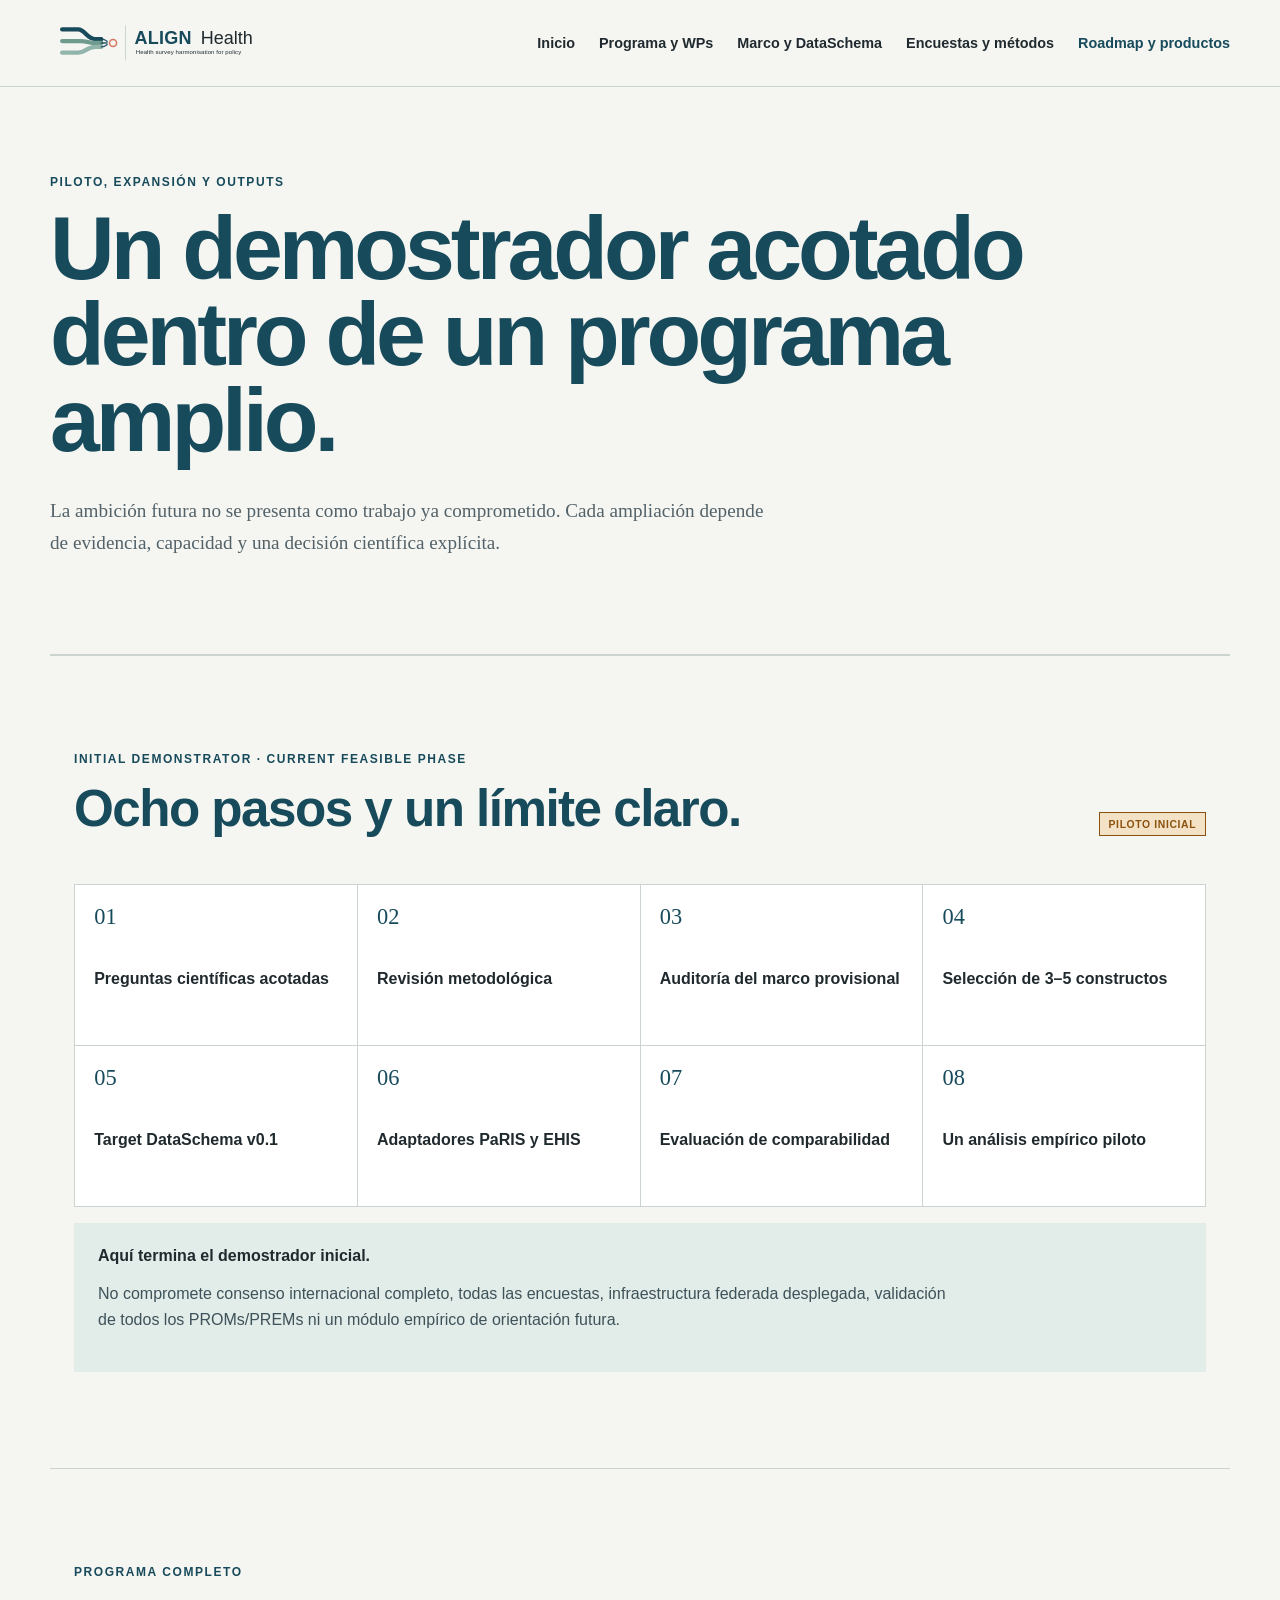
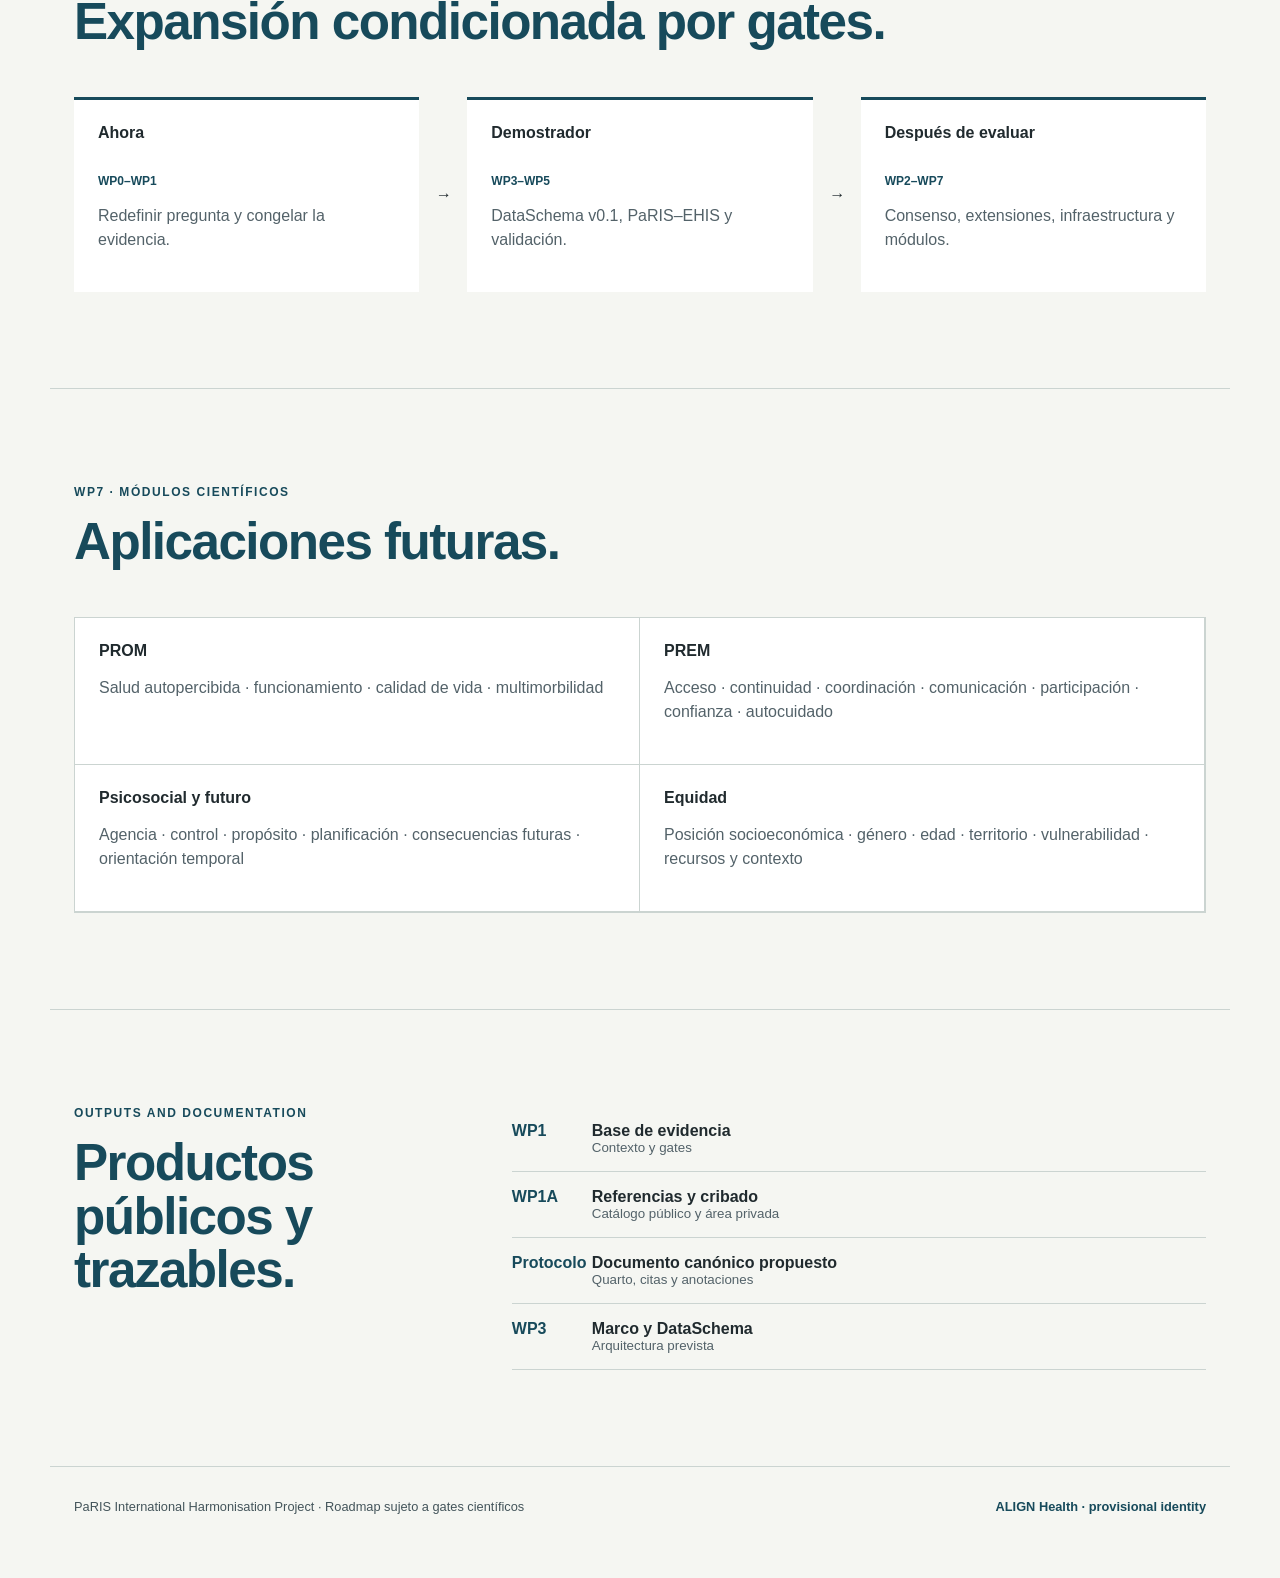
<file: website/roadmap.html>
<!doctype html><html lang="es"><head><meta charset="utf-8"><meta name="viewport" content="width=device-width, initial-scale=1"><meta name="description" content="Demostrador inicial, expansión y productos del programa."><title>Roadmap y productos · ALIGN Health</title><link rel="icon" href="favicon.svg" type="image/svg+xml"><link rel="apple-touch-icon" href="assets/brand/align-health-icon-color.svg"><link rel="stylesheet" href="styles.css"></head><body><a class="skip-link" href="#contenido">Saltar al contenido</a>
<header class="site-header"><a class="brand" href="index.html"><img class="brand-logo" src="assets/brand/align-health-logo-color.svg" alt="ALIGN Health — Health survey harmonisation for policy"><img class="brand-icon" src="assets/brand/align-health-icon-color.svg" alt=""></a><nav aria-label="Navegación principal"><a href="index.html">Inicio</a><a href="programa.html">Programa y WPs</a><a href="marco.html">Marco y DataSchema</a><a href="encuestas.html">Encuestas y métodos</a><a aria-current="page" href="roadmap.html">Roadmap y productos</a></nav></header>
<main id="contenido" class="page-shell"><header class="page-hero"><p class="eyebrow">Piloto, expansión y outputs</p><h1>Un demostrador acotado dentro de un programa amplio.</h1><p class="lead">La ambición futura no se presenta como trabajo ya comprometido. Cada ampliación depende de evidencia, capacidad y una decisión científica explícita.</p></header>
<section class="section" id="piloto"><div class="section-heading"><div><p class="eyebrow">Initial demonstrator · current feasible phase</p><h2>Ocho pasos y un límite claro.</h2></div><span class="state state-initial_pilot">Piloto inicial</span></div><ol class="pilot-path"><li><span>01</span><p>Preguntas científicas acotadas</p></li><li><span>02</span><p>Revisión metodológica</p></li><li><span>03</span><p>Auditoría del marco provisional</p></li><li><span>04</span><p>Selección de 3–5 constructos</p></li><li><span>05</span><p>Target DataSchema v0.1</p></li><li><span>06</span><p>Adaptadores PaRIS y EHIS</p></li><li><span>07</span><p>Evaluación de comparabilidad</p></li><li><span>08</span><p>Un análisis empírico piloto</p></li></ol><div class="pilot-boundary"><strong>Aquí termina el demostrador inicial.</strong><p>No compromete consenso internacional completo, todas las encuestas, infraestructura federada desplegada, validación de todos los PROMs/PREMs ni un módulo empírico de orientación futura.</p></div></section>
<section class="section"><div class="section-heading"><div><p class="eyebrow">Programa completo</p><h2>Expansión condicionada por gates.</h2></div></div><div class="programme-vs-pilot"><div><b>Ahora</b><span>WP0–WP1</span><p>Redefinir pregunta y congelar la evidencia.</p></div><i>→</i><div><b>Demostrador</b><span>WP3–WP5</span><p>DataSchema v0.1, PaRIS–EHIS y validación.</p></div><i>→</i><div><b>Después de evaluar</b><span>WP2–WP7</span><p>Consenso, extensiones, infraestructura y módulos.</p></div></div></section>
<section class="section"><div class="section-heading"><div><p class="eyebrow">WP7 · módulos científicos</p><h2>Aplicaciones futuras.</h2></div></div><div class="module-table"><article><h3>PROM</h3><p>Salud autopercibida · funcionamiento · calidad de vida · multimorbilidad</p></article><article><h3>PREM</h3><p>Acceso · continuidad · coordinación · comunicación · participación · confianza · autocuidado</p></article><article><h3>Psicosocial y futuro</h3><p>Agencia · control · propósito · planificación · consecuencias futuras · orientación temporal</p></article><article><h3>Equidad</h3><p>Posición socioeconómica · género · edad · territorio · vulnerabilidad · recursos y contexto</p></article></div></section>
<section class="section outputs-section"><div><p class="eyebrow">Outputs and documentation</p><h2>Productos públicos y trazables.</h2></div><div class="output-links"><a href="programa.html#wp1"><span>WP1</span><strong>Base de evidencia</strong><small>Contexto y gates</small></a><a href="referencias.html"><span>WP1A</span><strong>Referencias y cribado</strong><small>Catálogo público y área privada</small></a><a href="protocolo.html"><span>Protocolo</span><strong>Documento canónico propuesto</strong><small>Quarto, citas y anotaciones</small></a><a href="marco.html"><span>WP3</span><strong>Marco y DataSchema</strong><small>Arquitectura prevista</small></a></div></section></main><footer>PaRIS International Harmonisation Project · Roadmap sujeto a gates científicos</footer></body></html>
</file>
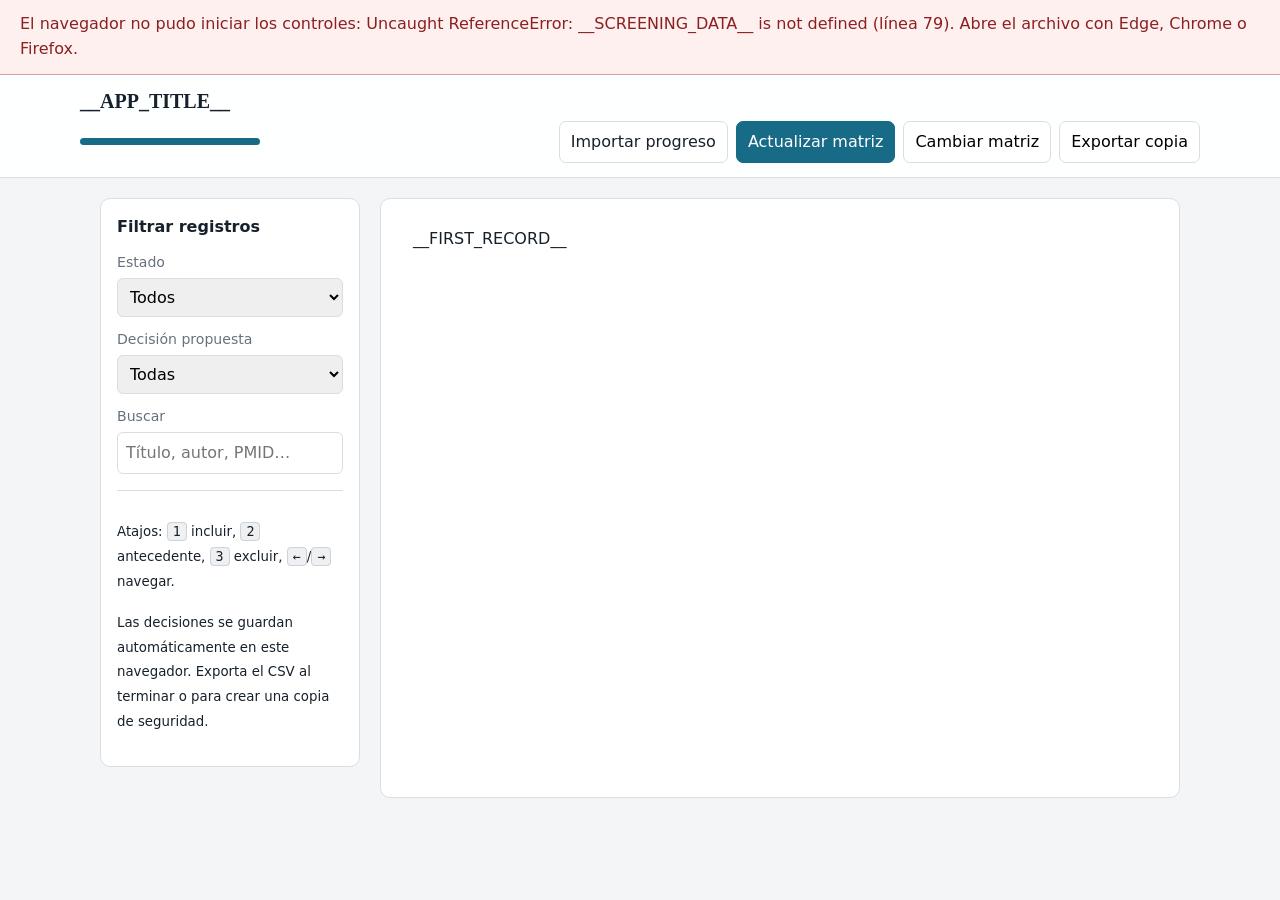
<file: research/narrative-review/screening-review-template.html>
<!doctype html>
<html lang="es">
<head>
  <meta charset="utf-8">
  <meta name="viewport" content="width=device-width, initial-scale=1">
  <title>__APP_TITLE__</title>
  <script>window.onerror=function(message,source,line){window.addEventListener('DOMContentLoaded',function(){var box=document.getElementById('errorBanner');if(box){box.style.display='block';box.textContent='El navegador no pudo iniciar los controles: '+message+' (línea '+line+'). Abre el archivo con Edge, Chrome o Firefox.';}});};</script>
  <style>
    :root { --ink:#17212b; --muted:#65717d; --line:#d8dee4; --paper:#fff; --bg:#f3f5f7; --accent:#176b87; --include:#26734d; --background:#916319; --exclude:#a53b3b; }
    * { box-sizing:border-box; }
    body { margin:0; color:var(--ink); background:var(--bg); font:16px/1.55 system-ui,-apple-system,"Segoe UI",sans-serif; }
    header { position:sticky; top:0; z-index:2; background:rgba(255,255,255,.96); border-bottom:1px solid var(--line); padding:14px max(20px,calc((100% - 1120px)/2)); }
    h1 { margin:0 0 8px; font:700 1.25rem/1.2 Georgia,serif; }
    .toolbar,.actions,.meta,.filters { display:flex; gap:8px; align-items:center; flex-wrap:wrap; }
    .toolbar { justify-content:space-between; }
    button,select,input,textarea { font:inherit; }
    button,.file-label { border:1px solid var(--line); border-radius:7px; background:#fff; padding:8px 11px; cursor:pointer; }
    button:hover,.file-label:hover { border-color:var(--accent); }
    .primary { color:#fff; background:var(--accent); border-color:var(--accent); }
    .progress { min-width:180px; color:var(--muted); font-size:.9rem; }
    .bar { width:180px; height:7px; background:#e4e8eb; border-radius:5px; overflow:hidden; }
    .bar span { display:block; height:100%; background:var(--accent); }
    main { max-width:1120px; margin:20px auto; padding:0 20px 80px; display:grid; grid-template-columns:260px 1fr; gap:20px; }
    aside,.card { background:var(--paper); border:1px solid var(--line); border-radius:10px; }
    aside { padding:16px; align-self:start; position:sticky; top:105px; }
    aside label { display:block; margin:12px 0 4px; color:var(--muted); font-size:.88rem; }
    aside select,aside input { width:100%; padding:8px; border:1px solid var(--line); border-radius:6px; }
    .counts { margin-top:16px; padding-top:12px; border-top:1px solid var(--line); font-size:.9rem; }
    .card { padding:28px 32px; min-height:600px; }
    .meta { color:var(--muted); font-size:.9rem; }
    h2 { font:700 1.55rem/1.3 Georgia,serif; margin:12px 0; }
    .abstract { margin:22px 0; white-space:pre-line; }
    .proposal { border-left:4px solid var(--accent); background:#f2f8fa; padding:12px 15px; margin:18px 0; }
    .decision button { min-width:130px; font-weight:650; }
    .decision button[data-value="INCLUDE"].selected { background:var(--include); color:#fff; }
    .decision button[data-value="BACKGROUND"].selected { background:var(--background); color:#fff; }
    .decision button[data-value="EXCLUDE"].selected { background:var(--exclude); color:#fff; }
    .fields { display:grid; grid-template-columns:1fr 1fr; gap:12px; margin-top:18px; }
    .fields label { color:var(--muted); font-size:.88rem; }
    .fields input,.fields textarea { width:100%; border:1px solid var(--line); border-radius:6px; padding:9px; display:block; }
    .fields .notes { grid-column:1/-1; }
    textarea { min-height:85px; resize:vertical; }
    .nav { display:flex; justify-content:space-between; margin-top:24px; }
    .saved { color:var(--include); font-size:.88rem; min-height:1.4em; }
    .file-label input { display:none; }
    kbd { background:#eef0f2; border:1px solid #ccd2d7; border-radius:4px; padding:1px 5px; }
    @media (max-width:760px) { main { grid-template-columns:1fr; } aside { position:static; } .card { padding:20px; } .fields { grid-template-columns:1fr; } .fields .notes { grid-column:auto; } }
  </style>
</head>
<body>
<div id="errorBanner" style="display:none;background:#fff0f0;color:#8b2020;padding:12px 20px;border-bottom:1px solid #d7a0a0"></div>
<header>
  <h1>__APP_TITLE__</h1>
  <div class="toolbar">
    <div class="progress"><span id="progressText"></span><div class="bar"><span id="progressBar"></span></div></div>
    <div class="actions">
      <label class="file-label">Importar progreso<input id="importFile" type="file" accept=".csv"></label>
      <button id="saveMatrixBtn" class="primary">Actualizar matriz</button>
      <button id="changeMatrixBtn" title="Seleccionar otro screening.csv">Cambiar matriz</button>
      <button id="exportBtn">Exportar copia</button>
    </div>
  </div>
</header>
<main>
  <aside>
    <strong>Filtrar registros</strong>
    <label for="statusFilter">Estado</label>
    <select id="statusFilter"><option value="all">Todos</option><option value="pending">Pendientes</option><option value="decided">Decididos</option></select>
    <label for="proposalFilter">Decisión propuesta</label>
    <select id="proposalFilter"><option value="all">Todas</option><option>PRIORITY_HIGH</option><option>PRIORITY_MEDIUM</option><option>PRIORITY_LOW</option><option>INCLUDE</option><option>BACKGROUND</option><option>EXCLUDE</option></select>
    <label for="search">Buscar</label><input id="search" type="search" placeholder="Título, autor, PMID…">
    <div class="counts" id="counts"></div>
    <p><small>Atajos: <kbd>1</kbd> incluir, <kbd>2</kbd> antecedente, <kbd>3</kbd> excluir, <kbd>←</kbd>/<kbd>→</kbd> navegar.</small></p>
    <p><small>Las decisiones se guardan automáticamente en este navegador. Exporta el CSV al terminar o para crear una copia de seguridad.</small></p>
  </aside>
  <section class="card" id="card">__FIRST_RECORD__</section>
</main>
<script>
const records = __SCREENING_DATA__;
const storageKey = '__STORAGE_KEY__';
const handleDbName = 'paris-ehis-screening-files';
const handleKey = '__HANDLE_KEY__';
const screeningFilename = '__SCREENING_FILENAME__';
let matrixHandle = null;
let storageAvailable = true, saved = {};
try { saved = JSON.parse(localStorage.getItem(storageKey) || '{}'); }
catch (error) { storageAvailable = false; }
let visible = [], position = 0;
const $ = id => document.getElementById(id);
const esc = value => String(value || '').replace(/[&<>"']/g, c => ({'&':'&amp;','<':'&lt;','>':'&gt;','"':'&quot;',"'":'&#39;'}[c]));
const state = record => ({
  decision: saved[record.record_id]?.decision || record.investigator_decision || '',
  initials: saved[record.record_id]?.initials || record.investigator_initials || '',
  date: saved[record.record_id]?.date || record.confirmation_date || '',
  notes: saved[record.record_id]?.notes || record.investigator_notes || ''
});
function saveLocal() {
  if (!storageAvailable) return;
  try { localStorage.setItem(storageKey, JSON.stringify(saved)); }
  catch (error) { storageAvailable = false; }
}
function persist(record, patch) { saved[record.record_id] = {...state(record), ...patch}; saveLocal(); updateProgress(); }
function applyFilters(keepId) {
  const status=$('statusFilter').value, proposal=$('proposalFilter').value, q=$('search').value.toLowerCase();
  visible=records.filter(r => (status==='all'||(status==='pending')===!state(r).decision) && (proposal==='all'||r.proposed_decision===proposal) && (!q||[r.title,r.authors,r.pmid,r.abstract].join(' ').toLowerCase().includes(q)));
  position=Math.max(0, keepId ? visible.findIndex(r=>r.record_id===keepId) : 0); if(position<0) position=0; render();
}
function updateProgress() {
  const decisions=records.map(state).filter(s=>s.decision); $('progressText').textContent=`${decisions.length} de ${records.length} confirmados`;
  $('progressBar').style.width=`${100*decisions.length/records.length}%`;
  const n=d=>records.filter(r=>state(r).decision===d).length;
  $('counts').innerHTML=`Incluidos: <b>${n('INCLUDE')}</b><br>Antecedentes: <b>${n('BACKGROUND')}</b><br>Excluidos: <b>${n('EXCLUDE')}</b><br>Pendientes: <b>${records.length-decisions.length}</b>${storageAvailable?'':'<br><br><b>Guardado local no disponible:</b> exporta el CSV antes de cerrar.'}`;
}
function render() {
  updateProgress(); const card=$('card');
  if(!visible.length){card.innerHTML='<h2>No hay registros con estos filtros</h2>';return;}
  const r=visible[position], s=state(r);
  card.innerHTML=`<div class="meta"><span>${position+1} de ${visible.length}</span> · ID ${esc(r.pmid)} · ${esc(r.year)} · ${esc(r.journal)}</div>
    <h2>${esc(r.title)}</h2><div class="meta">${esc(r.authors)}</div>
    <p><a href="${esc(r.pubmed_url)}" target="_blank" rel="noopener">Abrir registro fuente ↗</a></p>
    <div class="abstract">${esc(r.abstract)||'<i>Sin resumen disponible.</i>'}</div>
    <div class="proposal"><b>Propuesta: ${esc(r.proposed_decision)}</b><br>${esc(r.proposed_reason)}</div>
    <div class="decision actions">${['INCLUDE','BACKGROUND','EXCLUDE'].map((d,i)=>`<button data-value="${d}" class="${s.decision===d?'selected':''}">${i+1}. ${d}</button>`).join('')}</div>
    <div class="fields"><label>Iniciales<input id="initials" value="${esc(s.initials)}"></label><label>Fecha<input id="date" type="date" value="${esc(s.date)}"></label><label class="notes">Notas<textarea id="notes">${esc(s.notes)}</textarea></label></div>
    <div class="saved" id="savedMsg"></div><div class="nav"><button id="prev">← Anterior</button><button id="next">Siguiente →</button></div>`;
  card.querySelectorAll('.decision button').forEach(b=>b.onclick=()=>decide(b.dataset.value));
  ['initials','date','notes'].forEach(id=>$(id).oninput=()=>{persist(r,{[id]:$(id).value});$('savedMsg').textContent='Guardado en el navegador';});
  $('prev').onclick=()=>move(-1); $('next').onclick=()=>move(1);
}
function decide(value){const r=visible[position], defaults={decision:value}; if(!state(r).date) defaults.date=new Date().toISOString().slice(0,10); persist(r,defaults); render();}
function move(delta){position=Math.min(Math.max(position+delta,0),visible.length-1);render();window.scrollTo({top:0,behavior:'smooth'});}
function csvCell(value){const s=String(value??'');return /[",\n\r]/.test(s)?'"'+s.replace(/"/g,'""')+'"':s;}
function buildCsv(){const cols=['record_id','pmid','title','stage','proposed_decision','proposed_reason','proposed_reviewer','proposed_review_date','investigator_decision','investigator_initials','confirmation_date','investigator_notes']; const lines=[cols.join(',')]; records.forEach(r=>{const s=state(r),row={...r,investigator_decision:s.decision,investigator_initials:s.initials,confirmation_date:s.date,investigator_notes:s.notes};lines.push(cols.map(c=>csvCell(row[c])).join(','));});return '\ufeff'+lines.join('\r\n');}
function exportCsv(){const blob=new Blob([buildCsv()],{type:'text/csv;charset=utf-8'});const a=document.createElement('a');a.href=URL.createObjectURL(blob);a.download='screening-confirmed.csv';a.click();URL.revokeObjectURL(a.href);}
function openHandleDb(){return new Promise((resolve,reject)=>{const request=indexedDB.open(handleDbName,1);request.onupgradeneeded=()=>request.result.createObjectStore('handles');request.onsuccess=()=>resolve(request.result);request.onerror=()=>reject(request.error);});}
async function storeMatrixHandle(handle){try{const db=await openHandleDb();const tx=db.transaction('handles','readwrite');tx.objectStore('handles').put(handle,handleKey);await new Promise((resolve,reject)=>{tx.oncomplete=resolve;tx.onerror=()=>reject(tx.error);});db.close();}catch(error){/* The current session can still use the handle. */}}
async function loadMatrixHandle(){try{const db=await openHandleDb();const tx=db.transaction('handles','readonly');const request=tx.objectStore('handles').get(handleKey);matrixHandle=await new Promise((resolve,reject)=>{request.onsuccess=()=>resolve(request.result||null);request.onerror=()=>reject(request.error);});db.close();if(matrixHandle)$('saveMatrixBtn').textContent='Actualizar '+matrixHandle.name;}catch(error){matrixHandle=null;}}
async function chooseMatrix(){
  if(!window.showSaveFilePicker){alert('Este navegador no permite actualizar archivos directamente. Usa Edge o Chrome, o pulsa «Exportar copia».');return;}
  try{
    matrixHandle=await window.showSaveFilePicker({suggestedName:screeningFilename,types:[{description:'Archivo CSV',accept:{'text/csv':['.csv']}}]});
    await storeMatrixHandle(matrixHandle);$('saveMatrixBtn').textContent='Actualizar '+matrixHandle.name;return true;
  }catch(error){if(error.name!=='AbortError')alert('No se pudo actualizar la matriz: '+error.message);}
  return false;
}
async function saveMatrix(){
  if(!matrixHandle && !await chooseMatrix())return;
  try{
    let permission=await matrixHandle.queryPermission({mode:'readwrite'});
    if(permission!=='granted')permission=await matrixHandle.requestPermission({mode:'readwrite'});
    if(permission!=='granted')return alert('No se concedió permiso para actualizar la matriz.');
    const writable=await matrixHandle.createWritable();await writable.write(buildCsv());await writable.close();
    alert('Matriz actualizada directamente: '+matrixHandle.name);
  }catch(error){matrixHandle=null;$('saveMatrixBtn').textContent='Actualizar matriz';alert('Se perdió el acceso al archivo. Pulsa de nuevo para seleccionarlo: '+error.message);}
}
function parseCsv(text){const rows=[];let row=[],cell='',quoted=false;for(let i=0;i<text.length;i++){const c=text[i];if(quoted){if(c==='"'&&text[i+1]==='"'){cell+='"';i++;}else if(c==='"')quoted=false;else cell+=c;}else if(c==='"')quoted=true;else if(c===','){row.push(cell);cell='';}else if(c==='\n'){row.push(cell.replace(/\r$/,''));rows.push(row);row=[];cell='';}else cell+=c;}if(cell||row.length){row.push(cell);rows.push(row);}return rows;}
function importCsv(file){const reader=new FileReader();reader.onload=()=>{const rows=parseCsv(reader.result.replace(/^\ufeff/,'')),head=rows.shift(),ix=Object.fromEntries(head.map((h,i)=>[h,i])); if(ix.record_id===undefined||ix.investigator_decision===undefined)return alert('El CSV no tiene las columnas esperadas.'); rows.forEach(row=>{const id=row[ix.record_id];if(!id)return;saved[id]={decision:row[ix.investigator_decision]||'',initials:row[ix.investigator_initials]||'',date:row[ix.confirmation_date]||'',notes:row[ix.investigator_notes]||''};});saveLocal();applyFilters();alert('Progreso importado.');};reader.readAsText(file,'UTF-8');}
['statusFilter','proposalFilter'].forEach(id=>$(id).onchange=()=>applyFilters(visible[position]?.record_id)); $('search').oninput=()=>applyFilters(); $('saveMatrixBtn').onclick=saveMatrix; $('changeMatrixBtn').onclick=async()=>{if(await chooseMatrix())await saveMatrix();}; $('exportBtn').onclick=exportCsv; $('importFile').onchange=e=>e.target.files[0]&&importCsv(e.target.files[0]);
document.addEventListener('keydown',e=>{if(['INPUT','TEXTAREA','SELECT'].includes(document.activeElement.tagName))return;if(e.key==='1')decide('INCLUDE');if(e.key==='2')decide('BACKGROUND');if(e.key==='3')decide('EXCLUDE');if(e.key==='ArrowLeft')move(-1);if(e.key==='ArrowRight')move(1);});
applyFilters();loadMatrixHandle();
</script>
</body>
</html>
</file>
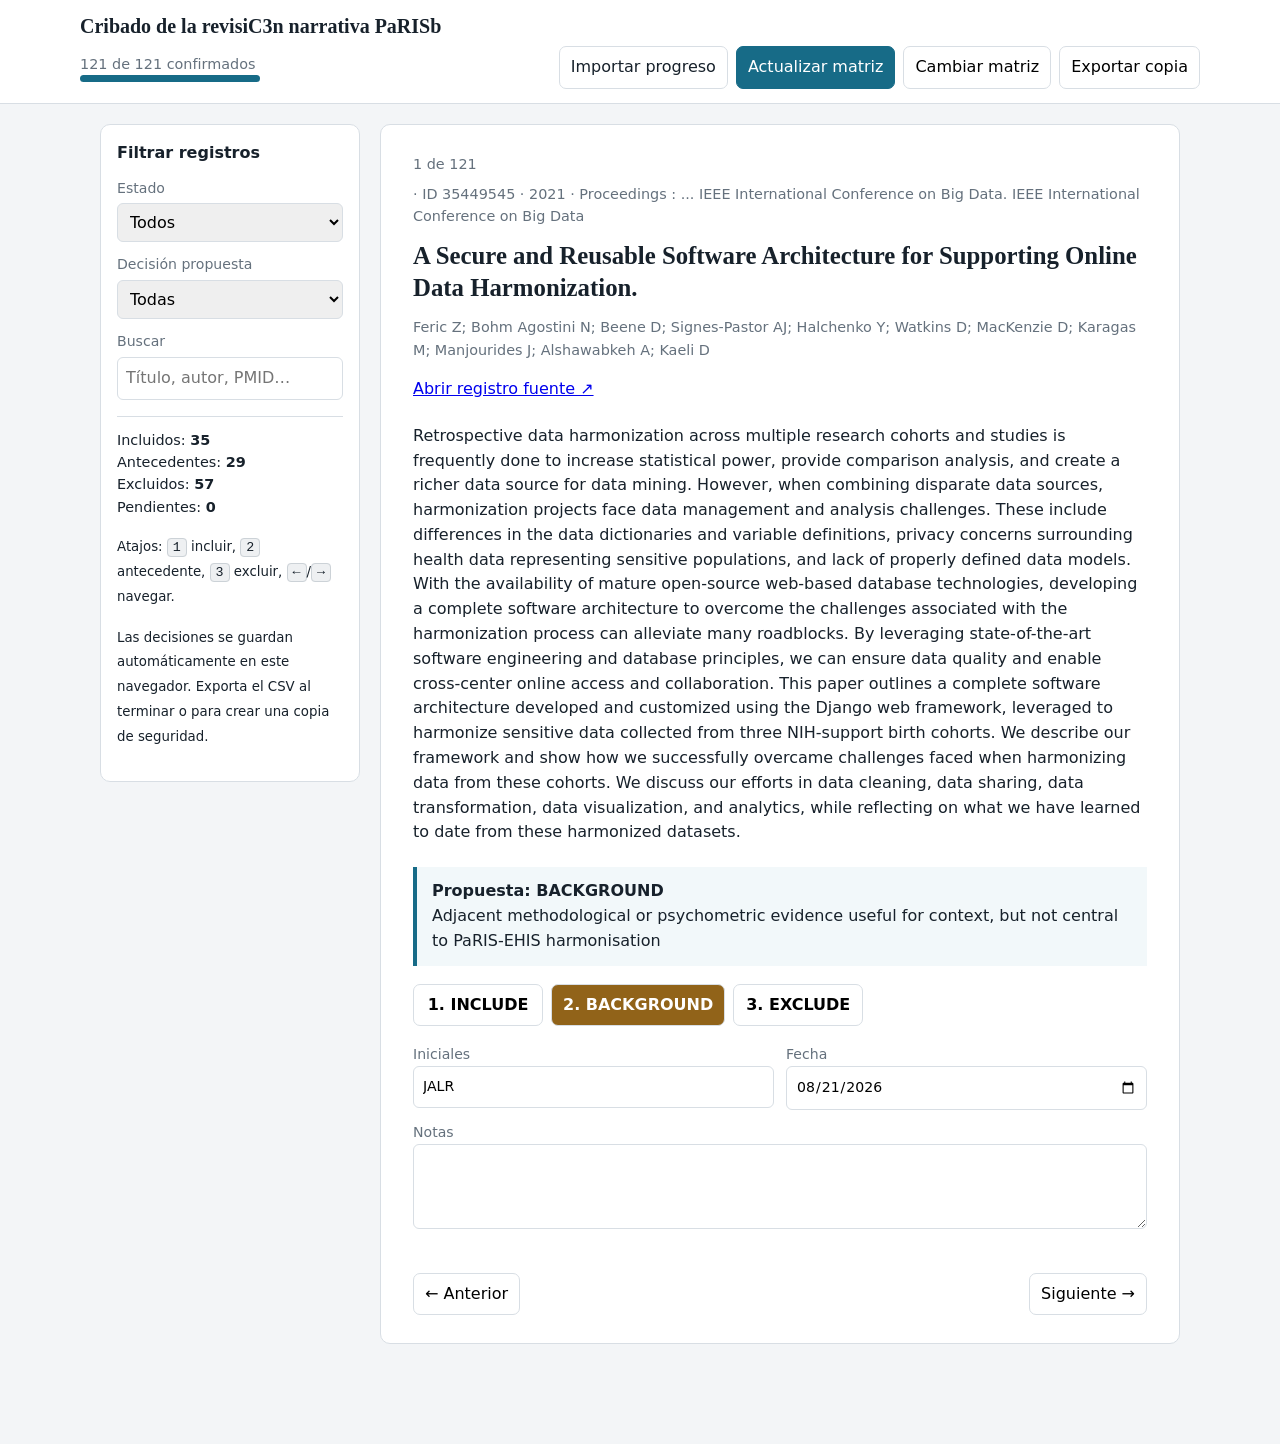
<file: research/narrative-review/screening-review.html>
<!doctype html>
<html lang="es">
<head>
  <meta charset="utf-8">
  <meta name="viewport" content="width=device-width, initial-scale=1">
  <title>Cribado de la revisiC3n narrativa PaRISb</title>
  <script>window.onerror=function(message,source,line){window.addEventListener('DOMContentLoaded',function(){var box=document.getElementById('errorBanner');if(box){box.style.display='block';box.textContent='El navegador no pudo iniciar los controles: '+message+' (línea '+line+'). Abre el archivo con Edge, Chrome o Firefox.';}});};</script>
  <style>
    :root { --ink:#17212b; --muted:#65717d; --line:#d8dee4; --paper:#fff; --bg:#f3f5f7; --accent:#176b87; --include:#26734d; --background:#916319; --exclude:#a53b3b; }
    * { box-sizing:border-box; }
    body { margin:0; color:var(--ink); background:var(--bg); font:16px/1.55 system-ui,-apple-system,"Segoe UI",sans-serif; }
    header { position:sticky; top:0; z-index:2; background:rgba(255,255,255,.96); border-bottom:1px solid var(--line); padding:14px max(20px,calc((100% - 1120px)/2)); }
    h1 { margin:0 0 8px; font:700 1.25rem/1.2 Georgia,serif; }
    .toolbar,.actions,.meta,.filters { display:flex; gap:8px; align-items:center; flex-wrap:wrap; }
    .toolbar { justify-content:space-between; }
    button,select,input,textarea { font:inherit; }
    button,.file-label { border:1px solid var(--line); border-radius:7px; background:#fff; padding:8px 11px; cursor:pointer; }
    button:hover,.file-label:hover { border-color:var(--accent); }
    .primary { color:#fff; background:var(--accent); border-color:var(--accent); }
    .progress { min-width:180px; color:var(--muted); font-size:.9rem; }
    .bar { width:180px; height:7px; background:#e4e8eb; border-radius:5px; overflow:hidden; }
    .bar span { display:block; height:100%; background:var(--accent); }
    main { max-width:1120px; margin:20px auto; padding:0 20px 80px; display:grid; grid-template-columns:260px 1fr; gap:20px; }
    aside,.card { background:var(--paper); border:1px solid var(--line); border-radius:10px; }
    aside { padding:16px; align-self:start; position:sticky; top:105px; }
    aside label { display:block; margin:12px 0 4px; color:var(--muted); font-size:.88rem; }
    aside select,aside input { width:100%; padding:8px; border:1px solid var(--line); border-radius:6px; }
    .counts { margin-top:16px; padding-top:12px; border-top:1px solid var(--line); font-size:.9rem; }
    .card { padding:28px 32px; min-height:600px; }
    .meta { color:var(--muted); font-size:.9rem; }
    h2 { font:700 1.55rem/1.3 Georgia,serif; margin:12px 0; }
    .abstract { margin:22px 0; white-space:pre-line; }
    .proposal { border-left:4px solid var(--accent); background:#f2f8fa; padding:12px 15px; margin:18px 0; }
    .decision button { min-width:130px; font-weight:650; }
    .decision button[data-value="INCLUDE"].selected { background:var(--include); color:#fff; }
    .decision button[data-value="BACKGROUND"].selected { background:var(--background); color:#fff; }
    .decision button[data-value="EXCLUDE"].selected { background:var(--exclude); color:#fff; }
    .fields { display:grid; grid-template-columns:1fr 1fr; gap:12px; margin-top:18px; }
    .fields label { color:var(--muted); font-size:.88rem; }
    .fields input,.fields textarea { width:100%; border:1px solid var(--line); border-radius:6px; padding:9px; display:block; }
    .fields .notes { grid-column:1/-1; }
    textarea { min-height:85px; resize:vertical; }
    .nav { display:flex; justify-content:space-between; margin-top:24px; }
    .saved { color:var(--include); font-size:.88rem; min-height:1.4em; }
    .file-label input { display:none; }
    kbd { background:#eef0f2; border:1px solid #ccd2d7; border-radius:4px; padding:1px 5px; }
    @media (max-width:760px) { main { grid-template-columns:1fr; } aside { position:static; } .card { padding:20px; } .fields { grid-template-columns:1fr; } .fields .notes { grid-column:auto; } }
  </style>
</head>
<body>
<div id="errorBanner" style="display:none;background:#fff0f0;color:#8b2020;padding:12px 20px;border-bottom:1px solid #d7a0a0"></div>
<header>
  <h1>Cribado de la revisiC3n narrativa PaRISb</h1>
  <div class="toolbar">
    <div class="progress"><span id="progressText"></span><div class="bar"><span id="progressBar"></span></div></div>
    <div class="actions">
      <label class="file-label">Importar progreso<input id="importFile" type="file" accept=".csv"></label>
      <button id="saveMatrixBtn" class="primary">Actualizar matriz</button>
      <button id="changeMatrixBtn" title="Seleccionar otro screening.csv">Cambiar matriz</button>
      <button id="exportBtn">Exportar copia</button>
    </div>
  </div>
</header>
<main>
  <aside>
    <strong>Filtrar registros</strong>
    <label for="statusFilter">Estado</label>
    <select id="statusFilter"><option value="all">Todos</option><option value="pending">Pendientes</option><option value="decided">Decididos</option></select>
    <label for="proposalFilter">Decisión propuesta</label>
    <select id="proposalFilter"><option value="all">Todas</option><option>PRIORITY_HIGH</option><option>PRIORITY_MEDIUM</option><option>PRIORITY_LOW</option><option>INCLUDE</option><option>BACKGROUND</option><option>EXCLUDE</option></select>
    <label for="search">Buscar</label><input id="search" type="search" placeholder="Título, autor, PMID…">
    <div class="counts" id="counts"></div>
    <p><small>Atajos: <kbd>1</kbd> incluir, <kbd>2</kbd> antecedente, <kbd>3</kbd> excluir, <kbd>←</kbd>/<kbd>→</kbd> navegar.</small></p>
    <p><small>Las decisiones se guardan automáticamente en este navegador. Exporta el CSV al terminar o para crear una copia de seguridad.</small></p>
  </aside>
  <section class="card" id="card"><div class="meta">1 de 121 B7 ID 35449545 B7 2021 B7 Proceedings : ... IEEE International Conference on Big Data. IEEE International Conference on Big Data</div><h2>A Secure and Reusable Software Architecture for Supporting Online Data Harmonization.</h2><div class="meta">Feric Z; Bohm Agostini N; Beene D; Signes-Pastor AJ; Halchenko Y; Watkins D; MacKenzie D; Karagas M; Manjourides J; Alshawabkeh A; Kaeli D</div><p><a href="https://pubmed.ncbi.nlm.nih.gov/35449545/" target="_blank">Abrir registro fuente b</a></p><div class="abstract">Retrospective data harmonization across multiple research cohorts and studies is frequently done to increase statistical power, provide comparison analysis, and create a richer data source for data mining. However, when combining disparate data sources, harmonization projects face data management and analysis challenges. These include differences in the data dictionaries and variable definitions, privacy concerns surrounding health data representing sensitive populations, and lack of properly defined data models. With the availability of mature open-source web-based database technologies, developing a complete software architecture to overcome the challenges associated with the harmonization process can alleviate many roadblocks. By leveraging state-of-the-art software engineering and database principles, we can ensure data quality and enable cross-center online access and collaboration. This paper outlines a complete software architecture developed and customized using the Django web framework, leveraged to harmonize sensitive data collected from three NIH-support birth cohorts. We describe our framework and show how we successfully overcame challenges faced when harmonizing data from these cohorts. We discuss our efforts in data cleaning, data sharing, data transformation, data visualization, and analytics, while reflecting on what we have learned to date from these harmonized datasets.</div><div class="proposal"><b>Propuesta: BACKGROUND</b><br>Adjacent methodological or psychometric evidence useful for context, but not central to PaRIS-EHIS harmonisation</div><p><b>La ficha estC! cargada.</b> Si no aparecen los botones de decisiC3n, abre este archivo con Edge, Chrome o Firefox.</p></section>
</main>
<script>
const records = [{"record_id":"PMID-35449545","pmid":"35449545","title":"A Secure and Reusable Software Architecture for Supporting Online Data Harmonization.","stage":"title_abstract","proposed_decision":"BACKGROUND","proposed_reason":"Adjacent methodological or psychometric evidence useful for context, but not central to PaRIS-EHIS harmonisation","proposed_reviewer":"Codex; title/abstract review for investigator confirmation","proposed_review_date":"2026-08-21","investigator_decision":"BACKGROUND","investigator_initials":"JALR","confirmation_date":"2026-08-21","investigator_notes":"","abstract":"Retrospective data harmonization across multiple research cohorts and studies is frequently done to increase statistical power, provide comparison analysis, and create a richer data source for data mining. However, when combining disparate data sources, harmonization projects face data management and analysis challenges. These include differences in the data dictionaries and variable definitions, privacy concerns surrounding health data representing sensitive populations, and lack of properly defined data models. With the availability of mature open-source web-based database technologies, developing a complete software architecture to overcome the challenges associated with the harmonization process can alleviate many roadblocks. By leveraging state-of-the-art software engineering and database principles, we can ensure data quality and enable cross-center online access and collaboration. This paper outlines a complete software architecture developed and customized using the Django web framework, leveraged to harmonize sensitive data collected from three NIH-support birth cohorts. We describe our framework and show how we successfully overcame challenges faced when harmonizing data from these cohorts. We discuss our efforts in data cleaning, data sharing, data transformation, data visualization, and analytics, while reflecting on what we have learned to date from these harmonized datasets.","authors":"Feric Z; Bohm Agostini N; Beene D; Signes-Pastor AJ; Halchenko Y; Watkins D; MacKenzie D; Karagas M; Manjourides J; Alshawabkeh A; Kaeli D","journal":"Proceedings : ... IEEE International Conference on Big Data. IEEE International Conference on Big Data","year":"2021","pubmed_url":"https://pubmed.ncbi.nlm.nih.gov/35449545/"},{"record_id":"PMID-37332385","pmid":"37332385","title":"Reliability and cross-country equivalence of the 8-item version of the Patient Health Questionnaire (PHQ-8) for the assessment of depression: results from 27 countries in Europe.","stage":"title_abstract","proposed_decision":"INCLUDE","proposed_reason":"Direct methodological contribution, survey-comparability evidence, or primary PaRIS/EHIS methods relevant to the framework","proposed_reviewer":"Codex; title/abstract review for investigator confirmation","proposed_review_date":"2026-08-21","investigator_decision":"INCLUDE","investigator_initials":"JALR","confirmation_date":"2026-08-21","investigator_notes":"","abstract":"The 8-item version of the Patient Health Questionnaire (PHQ-8) is one of the self-reported questionnaires most frequently used worldwide for the screening and severity assessment of depression. However, in some European countries its reliability is unknown, and it is unclear whether its psychometric properties vary between European countries. Therefore, the aim of this study was to assess the internal structure, reliability and cross-country equivalence of the PHQ-8 in Europe. All participants from the 27 countries included in the second wave of the European Health Interview Survey (EHIS-2) between 2014 and 2015 with complete information on the PHQ-8 were included (n = 258,888). The internal structure of the PHQ-8 was assessed using confirmatory factor analyses (CFA) for categorical items. Additionally, the reliability of the questionnaire was assessed based on the internal consistency, Item Response Theory information functions, and item-discrimination (using Graded Response Models), and the cross-country equivalence based on multi-group CFA. The PHQ-8 shows high internal consistency for all countries. The countries in which the PHQ-8 was more reliable were Romania, Bulgaria and Cyprus and less reliable were Iceland, Norway and Austria. The PHQ-8 item with highest discrimination was item 2 (feeling down, depressed, or hopeless) in 24 of the 27 countries. Measurement invariance between countries in Europe was observed from multigroup CFA at the configural, metric and scalar levels. The results from our study, likely the largest study to the date assessing the internal structure, reliability and cross-country comparability of a self-reported mental health assessment measure, shows that the PHQ-8 has an adequate reliability and cross-country equivalence across the 27 European countries included. These results highlight the suitability of the comparisons of the PHQ-8 scores in Europe. They could be helpful to improve the screening and severity assessment of depressive symptoms at the European level. This work was partially funded by CIBER Epidemiology and Public Health (CIBERESP) as part of the Intramural call of 2021 (ESP21PI05).","authors":"Arias de la Torre J; Vilagut G; Ronaldson A; Valderas JM; Bakolis I; Dregan A; Molina AJ; Navarro-Mateu F; Pérez K; Bartoll-Roca X; Elices M; Pérez-Sola V; Serrano-Blanco A; Martín V; Alonso J","journal":"The Lancet regional health. Europe","year":"2023","pubmed_url":"https://pubmed.ncbi.nlm.nih.gov/37332385/"},{"record_id":"PMID-42528936","pmid":"42528936","title":"Assessing quality of life among university students: psychometric evidence of the EUROHIS-QOL in a Latin American context.","stage":"title_abstract","proposed_decision":"EXCLUDE","proposed_reason":"Substantive application, population-specific instrument validation, or technical topic without transferable harmonisation guidance","proposed_reviewer":"Codex; title/abstract review for investigator confirmation","proposed_review_date":"2026-08-21","investigator_decision":"EXCLUDE","investigator_initials":"JALR","confirmation_date":"2026-08-21","investigator_notes":"","abstract":"Quality of life is an important indicator of wellbeing in university populations, where academic, social, and psychological demands may influence health perceptions. The European Health Interview Survey-Quality of Life Index (EUROHIS-QOL) is a brief quality-of-life instrument derived from the World Health Organization Quality of Life instrument (WHOQOL) framework; however, psychometric evidence in Latin American university students remains limited. This study evaluated the structural validity, reliability, and measurement invariance of the EUROHIS-QOL in Colombian university students through the comparison of alternative factorial models. A cross-sectional methodological study was conducted among undergraduate students from a private university in Cali, Colombia (N = 614). Confirmatory factor analysis using the weighted least squares mean and variance adjusted estimator (WLSMV) evaluated three competing structures: unidimensional, correlated two-factor, and bifactor models, followed by a theoretically justified model re-specification. Model fit was assessed using the Comparative Fit Index (CFI), Tucker-Lewis Index (TLI), Root Mean Square Error of Approximation (RMSEA), and Standardized Root Mean Square Residual (SRMR). Reliability was examined using ordinal alpha (α), McDonald's omega (ω), composite reliability (CR), and average variance extracted (AVE). Measurement invariance across gender, comorbidity status, and employment status was assessed using multigroup CFA. The original unidimensional and correlated two-factor models demonstrated inadequate fit, whereas the bifactor model failed to converge. A theoretically re-specified unidimensional model including residual covariance between overall quality of life and satisfaction with health demonstrated excellent fit (χ 2 = 44.15, df = 19, CFI = 0.983, TLI = 0.975, RMSEA = 0.046, SRMR = 0.022). Reliability indices were high (α = 0.907, ω = 0.901, CR = 0.908), and convergent validity was supported (AVE = 0.606). Full measurement invariance was supported across evaluated groups. The EUROHIS-QOL demonstrated satisfactory psychometric performance in Colombian university students, supporting its use as a brief and reliable measure of quality of life in higher education settings. Findings support an essentially unidimensional representation following theoretically justified model refinement and indicate comparable measurement across relevant sociodemographic groups.","authors":"Periañez CAH; Jaramillo-Bolívar CD; Castillo-Díaz MA","journal":"Frontiers in public health","year":"2026","pubmed_url":"https://pubmed.ncbi.nlm.nih.gov/42528936/"},{"record_id":"PMID-42207414","pmid":"42207414","title":"Statistical methods for retrospective harmonization of longitudinal epidemiological data: a scoping review.","stage":"title_abstract","proposed_decision":"INCLUDE","proposed_reason":"Direct methodological contribution, survey-comparability evidence, or primary PaRIS/EHIS methods relevant to the framework","proposed_reviewer":"Codex; title/abstract review for investigator confirmation","proposed_review_date":"2026-08-21","investigator_decision":"INCLUDE","investigator_initials":"JALR","confirmation_date":"2026-08-21","investigator_notes":"","abstract":"Data harmonization is a prerequisite for joint cohort analyses. In this review, we aim to identify and contrast statistical methods for retrospective harmonization of longitudinal data. We performed a scoping review following the Preferred Reporting Items for Systematic Reviews and Meta-Analyses extension for Scoping Reviews guidelines. Studies were included if they described statistical methods for retrospectively harmonizing longitudinal data at the participant level. From 35 included papers out of 1,234 hits, we identified three types of statistical methods applicable to tabular data commonly collected in longitudinal epidemiological studies (e.g., questionnaires): (1) distribution-based methods, (2) the proportion score model, and (3) latent variable models. Our results suggest that the suitability of a statistical harmonization method mainly depends on the measurement scales of the original variables as well as on the type of target variable (directly measurable vs. latent). The chosen harmonization method influences how missing subsets of variables are addressed. None of the included studies applied more automated approaches such as machine learning-based procedures for deriving a harmonized dataset. Based on our findings, we present a roadmap that can guide researchers in selecting the most appropriate statistical method for a specific harmonization task and in handling variables collected only in a subset of studies. Data harmonization is still a demanding task that requires the development and application of novel tools for automating the procedures.","authors":"Zhang J; Behrendt J; Schultz T; Aleksandrova K; Iqbal K; Pigeot I; Börnhorst C","journal":"European journal of epidemiology","year":"2026","pubmed_url":"https://pubmed.ncbi.nlm.nih.gov/42207414/"},{"record_id":"PMID-27272186","pmid":"27272186","title":"Maelstrom Research guidelines for rigorous retrospective data harmonization.","stage":"title_abstract","proposed_decision":"INCLUDE","proposed_reason":"Direct methodological contribution, survey-comparability evidence, or primary PaRIS/EHIS methods relevant to the framework","proposed_reviewer":"Codex; title/abstract review for investigator confirmation","proposed_review_date":"2026-08-21","investigator_decision":"INCLUDE","investigator_initials":"JALR","confirmation_date":"2026-08-21","investigator_notes":"","abstract":"It is widely accepted and acknowledged that data harmonization is crucial: in its absence, the co-analysis of major tranches of high quality extant data is liable to inefficiency or error. However, despite its widespread practice, no formalized/systematic guidelines exist to ensure high quality retrospective data harmonization. To better understand real-world harmonization practices and facilitate development of formal guidelines, three interrelated initiatives were undertaken between 2006 and 2015. They included a phone survey with 34 major international research initiatives, a series of workshops with experts, and case studies applying the proposed guidelines. A wide range of projects use retrospective harmonization to support their research activities but even when appropriate approaches are used, the terminologies, procedures, technologies and methods adopted vary markedly. The generic guidelines outlined in this article delineate the essentials required and describe an interdependent step-by-step approach to harmonization: 0) define the research question, objectives and protocol; 1) assemble pre-existing knowledge and select studies; 2) define targeted variables and evaluate harmonization potential; 3) process data; 4) estimate quality of the harmonized dataset(s) generated; and 5) disseminate and preserve final harmonization products. This manuscript provides guidelines aiming to encourage rigorous and effective approaches to harmonization which are comprehensively and transparently documented and straightforward to interpret and implement. This can be seen as a key step towards implementing guiding principles analogous to those that are well recognised as being essential in securing the foundational underpinning of systematic reviews and the meta-analysis of clinical trials.","authors":"Fortier I; Raina P; Van den Heuvel ER; Griffith LE; Craig C; Saliba M; Doiron D; Stolk RP; Knoppers BM; Ferretti V; Granda P; Burton P","journal":"International journal of epidemiology","year":"2017","pubmed_url":"https://pubmed.ncbi.nlm.nih.gov/27272186/"},{"record_id":"PMID-24257327","pmid":"24257327","title":"Data harmonization and federated analysis of population-based studies: the BioSHaRE project.","stage":"title_abstract","proposed_decision":"INCLUDE","proposed_reason":"Direct methodological contribution, survey-comparability evidence, or primary PaRIS/EHIS methods relevant to the framework","proposed_reviewer":"Codex; title/abstract review for investigator confirmation","proposed_review_date":"2026-08-21","investigator_decision":"INCLUDE","investigator_initials":"JALR","confirmation_date":"2026-08-21","investigator_notes":"","abstract":"Individual-level data pooling of large population-based studies across research centres in international research projects faces many hurdles. The BioSHaRE (Biobank Standardisation and Harmonisation for Research Excellence in the European Union) project aims to address these issues by building a collaborative group of investigators and developing tools for data harmonization, database integration and federated data analyses. Eight population-based studies in six European countries were recruited to participate in the BioSHaRE project. Through workshops, teleconferences and electronic communications, participating investigators identified a set of 96 variables targeted for harmonization to answer research questions of interest. Using each study's questionnaires, standard operating procedures, and data dictionaries, harmonization potential was assessed. Whenever harmonization was deemed possible, processing algorithms were developed and implemented in an open-source software infrastructure to transform study-specific data into the target (i.e. harmonized) format. Harmonized datasets located on server in each research centres across Europe were interconnected through a federated database system to perform statistical analysis. Retrospective harmonization led to the generation of common format variables for 73% of matches considered (96 targeted variables across 8 studies). Authenticated investigators can now perform complex statistical analyses of harmonized datasets stored on distributed servers without actually sharing individual-level data using the DataSHIELD method. New Internet-based networking technologies and database management systems are providing the means to support collaborative, multi-center research in an efficient and secure manner. The results from this pilot project show that, given a strong collaborative relationship between participating studies, it is possible to seamlessly co-analyse internationally harmonized research databases while allowing each study to retain full control over individual-level data. We encourage additional collaborative research networks in epidemiology, public health, and the social sciences to make use of the open source tools presented herein.","authors":"Doiron D; Burton P; Marcon Y; Gaye A; Wolffenbuttel BHR; Perola M; Stolk RP; Foco L; Minelli C; Waldenberger M; Holle R; Kvaløy K; Hillege HL; Tassé AM; Ferretti V; Fortier I","journal":"Emerging themes in epidemiology","year":"2013","pubmed_url":"https://pubmed.ncbi.nlm.nih.gov/24257327/"},{"record_id":"PMID-35957574","pmid":"35957574","title":"Life course of retrospective harmonization initiatives: key elements to consider.","stage":"title_abstract","proposed_decision":"INCLUDE","proposed_reason":"Direct methodological contribution, survey-comparability evidence, or primary PaRIS/EHIS methods relevant to the framework","proposed_reviewer":"Codex; title/abstract review for investigator confirmation","proposed_review_date":"2026-08-21","investigator_decision":"INCLUDE","investigator_initials":"JALR","confirmation_date":"2026-08-21","investigator_notes":"","abstract":"Optimizing research on the developmental origins of health and disease (DOHaD) involves implementing initiatives maximizing the use of the available cohort study data; achieving sufficient statistical power to support subgroup analysis; and using participant data presenting adequate follow-up and exposure heterogeneity. It also involves being able to undertake comparison, cross-validation, or replication across data sets. To answer these requirements, cohort study data need to be findable, accessible, interoperable, and reusable (FAIR), and more particularly, it often needs to be harmonized. Harmonization is required to achieve or improve comparability of the putatively equivalent measures collected by different studies on different individuals. Although the characteristics of the research initiatives generating and using harmonized data vary extensively, all are confronted by similar issues. Having to collate, understand, process, host, and co-analyze data from individual cohort studies is particularly challenging. The scientific success and timely management of projects can be facilitated by an ensemble of factors. The current document provides an overview of the 'life course' of research projects requiring harmonization of existing data and highlights key elements to be considered from the inception to the end of the project.","authors":"Fortier I; Wey TW; Bergeron J; Pinot de Moira A; Nybo-Andersen AM; Bishop T; Murtagh MJ; Miočević M; Swertz MA; van Enckevort E; Marcon Y; Mayrhofer MT; Ornelas JP; Sebert S; Santos AC; Rocha A; Wilson RC; Griffith LE; Burton P","journal":"Journal of developmental origins of health and disease","year":"2023","pubmed_url":"https://pubmed.ncbi.nlm.nih.gov/35957574/"},{"record_id":"PMID-35618987","pmid":"35618987","title":"The effects of survey mode on self-reported psychological functioning: Measurement invariance and latent mean comparison across face-to-face and web modes.","stage":"title_abstract","proposed_decision":"INCLUDE","proposed_reason":"Direct methodological contribution, survey-comparability evidence, or primary PaRIS/EHIS methods relevant to the framework","proposed_reviewer":"Codex; title/abstract review for investigator confirmation","proposed_review_date":"2026-08-21","investigator_decision":"INCLUDE","investigator_initials":"JALR","confirmation_date":"2026-08-21","investigator_notes":"","abstract":"Despite the increasing popularity of mixed-mode approaches to data collection, studies examining measurement equivalence across different survey modes in representative samples of the general population, particularly focusing on measures of socially sensitive psychological constructs, are sparse. In this study, we used data from a large representative sample of the Slovenian population (N = 9,900) collected as part of the third wave of the European Health Interview Survey (EHIS) to examine mode-inherent effects (i.e., measurement effects that cannot be neutralized by clever survey design) of the traditional interviewer-mediated face-to-face mode and the increasingly popular self-administered web mode on three measures of psychological functioning, namely the Patient Health Questionnaire Depression Scale (PHQ-8), the Satisfaction with Life Scale (SWLS), and the Mental Health Continuum - Short Form (MHC-SF). After controlling for self-selection propensities, our results showed strict measurement invariance for all three scales across the two survey modes, but statistically significant and notable differences in latent means, suggesting that individuals who respond face-to-face systematically report better psychological functioning than individuals who respond over the web. These results suggest significant mode inherent effects that cannot be attributed to measurement non-invariance of the scales between face-to-face and web survey modes, but most likely to social desirability bias in responses achieved in the presence of an interviewer. Administration mode effects must be considered when interpreting and comparing results obtained through different survey modes, particularly interviewer-mediated versus self-administered modes, especially when using measures of culturally desirable traits and behaviors, such as mental health and well-being.","authors":"Zager Kocjan G; Lavtar D; Sočan G","journal":"Behavior research methods","year":"2023","pubmed_url":"https://pubmed.ncbi.nlm.nih.gov/35618987/"},{"record_id":"PMID-35252528","pmid":"35252528","title":"A review of harmonization methods for studying dietary patterns.","stage":"title_abstract","proposed_decision":"INCLUDE","proposed_reason":"Direct methodological contribution, survey-comparability evidence, or primary PaRIS/EHIS methods relevant to the framework","proposed_reviewer":"Codex; title/abstract review for investigator confirmation","proposed_review_date":"2026-08-21","investigator_decision":"INCLUDE","investigator_initials":"JALR","confirmation_date":"2026-08-21","investigator_notes":"","abstract":"Data harmonization is the process by which each of the variables from different research studies are standardized to similar units resulting in comparable datasets. These data may be integrated for more powerful and accurate examination and prediction of outcomes for use in the intelligent and smart electronic health software programs and systems. Prospective harmonization is performed when researchers create guidelines for gathering and managing the data before data collection begins. In contrast, retrospective harmonization is performed by pooling previously collected data from various studies using expert domain knowledge to identify and translate variables. In nutritional epidemiology, dietary data harmonization is often necessary to construct the nutrient and food databases necessary to answer complex research questions and develop effective public health policy. In this paper, we review methods for effective data harmonization, including developing a harmonization plan, which common standards already exist for harmonization, and defining variables needed to harmonize datasets. Currently, several large-scale studies maintain harmonized nutrient databases, especially in Europe, and steps have been proposed to inform the retrospective harmonization process. As an example, data harmonization methods are applied to several U.S longitudinal diet datasets. Based on our review, considerations for future dietary data harmonization include user agreements for sharing private data among participating studies, defining variables and data dictionaries that accurately map variables among studies, and the use of secure data storage servers to maintain privacy. These considerations establish necessary components of harmonized data for smart health applications which can promote healthier eating and provide greater insights into the effect of dietary patterns on health.","authors":"Gurugubelli VS; Fang H; Shikany JM; Balkus SV; Rumbut J; Ngo H; Wang H; Allison JJ; Steffen LM","journal":"Smart health (Amsterdam, Netherlands)","year":"2022","pubmed_url":"https://pubmed.ncbi.nlm.nih.gov/35252528/"},{"record_id":"PMID-33184054","pmid":"33184054","title":"Overview of retrospective data harmonisation in the MINDMAP project: process and results.","stage":"title_abstract","proposed_decision":"INCLUDE","proposed_reason":"Direct methodological contribution, survey-comparability evidence, or primary PaRIS/EHIS methods relevant to the framework","proposed_reviewer":"Codex; title/abstract review for investigator confirmation","proposed_review_date":"2026-08-21","investigator_decision":"INCLUDE","investigator_initials":"JALR","confirmation_date":"2026-08-21","investigator_notes":"imp","abstract":"The MINDMAP project implemented a multinational data infrastructure to investigate the direct and interactive effects of urban environments and individual determinants of mental well-being and cognitive function in ageing populations. Using a rigorous process involving multiple teams of experts, longitudinal data from six cohort studies were harmonised to serve MINDMAP objectives. This article documents the retrospective data harmonisation process achieved based on the Maelstrom Research approach and provides a descriptive analysis of the harmonised data generated. A list of core variables (the DataSchema) to be generated across cohorts was first defined, and the potential for cohort-specific data sets to generate the DataSchema variables was assessed. Where relevant, algorithms were developed to process cohort-specific data into DataSchema format, and information to be provided to data users was documented. Procedures and harmonisation decisions were thoroughly documented. The MINDMAP DataSchema (v2.0, April 2020) comprised a total of 2841 variables (993 on individual determinants and outcomes, 1848 on environmental exposures) distributed across up to seven data collection events. The harmonised data set included 220 621 participants from six cohorts (10 subpopulations). Harmonisation potential, participant distributions and missing values varied across data sets and variable domains. The MINDMAP project implemented a collaborative and transparent process to generate a rich integrated data set for research in ageing, mental well-being and the urban environment. The harmonised data set supports a range of research activities and will continue to be updated to serve ongoing and future MINDMAP research needs.","authors":"Wey TW; Doiron D; Wissa R; Fabre G; Motoc I; Noordzij JM; Ruiz M; Timmermans E; van Lenthe FJ; Bobak M; Chaix B; Krokstad S; Raina P; Sund ER; Beenackers MA; Fortier I","journal":"Journal of epidemiology and community health","year":"2021","pubmed_url":"https://pubmed.ncbi.nlm.nih.gov/33184054/"},{"record_id":"PMID-37378690","pmid":"37378690","title":"Psychometric properties and general population reference values for PROMIS Global Health in Hungary.","stage":"title_abstract","proposed_decision":"BACKGROUND","proposed_reason":"Adjacent methodological or psychometric evidence useful for context, but not central to PaRIS-EHIS harmonisation","proposed_reviewer":"Codex; title/abstract review for investigator confirmation","proposed_review_date":"2026-08-21","investigator_decision":"BACKGROUND","investigator_initials":"JALR","confirmation_date":"2026-08-21","investigator_notes":"","abstract":"Patient-Reported Outcomes Measurement Information System-Global Health (PROMIS-GH) is a widely used generic measure of health status. This study aimed to (1) assess the psychometric properties of the Hungarian PROMIS-GH and to (2) develop general population reference values in Hungary. An online cross-sectional survey was conducted among the Hungarian adult general population (n = 1700). Respondents completed the PROMIS-GH v1.2. Unidimensionality (confirmatory factor analysis and bifactor model), local independence, monotonicity (Mokken scaling), graded response model fit, item characteristic curves and measurement invariance were examined. Spearman's correlations were used to analyse convergent validity of PROMIS-GH subscales with SF-36v1 composites and subscales. Age- and gender-weighted T-scores were computed for the Global Physical Health (GPH) and Global Mental Health (GMH) subscales using the US item calibrations. The item response theory assumptions of unidimensionality, local independence and monotonicity were met for both subscales. The graded response model showed acceptable fit indices for both subscales. No differential item functioning was detected for any sociodemographic characteristics. GMH T-scores showed a strong correlation with SF-36 mental health composite score (rs = 0.71) and GPH T-scores with SF-36 physical health composite score (rs = 0.83). Mean GPH and GMH T-scores of females were lower (47.8 and 46.4) compared to males (50.5 and 49.3) (p < 0.001), and both mean GPH and GMH T-scores decreased with age, suggesting worse health status (p < 0.05). This study established the validity and developed general population reference values for the PROMIS-GH in Hungary. Population reference values facilitate the interpretation of patients' scores and allow inter-country comparisons.","authors":"Bató A; Brodszky V; Mitev AZ; Jenei B; Rencz F","journal":"The European journal of health economics : HEPAC : health economics in prevention and care","year":"2024","pubmed_url":"https://pubmed.ncbi.nlm.nih.gov/37378690/"},{"record_id":"PMID-30382716","pmid":"30382716","title":"Measurement equivalence of PROMIS depression in Spain and the United States.","stage":"title_abstract","proposed_decision":"BACKGROUND","proposed_reason":"Adjacent methodological or psychometric evidence useful for context, but not central to PaRIS-EHIS harmonisation","proposed_reviewer":"Codex; title/abstract review for investigator confirmation","proposed_review_date":"2026-08-21","investigator_decision":"BACKGROUND","investigator_initials":"JALR","confirmation_date":"2026-08-21","investigator_notes":"","abstract":"In this study, we assessed the psychometric properties of the Spanish Patient-Reported Outcomes Measurement Information System (PROMIS) Depression in an adult population-representative sample from Spain (n = 1,503). We tested unidimensionality and local independence item response theory (IRT) assumptions with confirmatory factor and bifactor models under the exploratory structural equations modeling framework. We evaluated item monotonicity assumption with Mokken scaling analysis. We calibrated the items with an IRT-graded response model and assessed score reliability and test information, and evidence of validity with regard to scores on external measures. To examine differential item functioning by age, sex, education, and country (United States vs. Spain, N = 2,271), we used ordinal logistic regression. Results support compliance with IRT assumptions. We found few signs of differential item functioning: Only one item showed country differential functioning between the United States (n = 768) and Spain, with minimal impact on the overall score. Information values were equivalent to reliabilities over 0.90 from -1 (low depression) to +4 SD (high depression) around the population score mean. Evidence of validity in relation to concurrent measures was supported by the expected correlation pattern with external variables of depression, but higher than expected correlations with anxiety were found. Results indicate that the Spanish version of PROMIS Depression is adequate for assessing and monitoring depression levels in the general population and that PROMIS Depression is especially suitable for cross-national comparisons. (PsycINFO Database Record (c) 2019 APA, all rights reserved).","authors":"Vilagut G; Forero CG; Castro-Rodriguez JI; Olariu E; Barbaglia G; Astals M; Diez-Aja C; Gárriz M; Abellanas A; López-Santín JM; Sanchez-Gil C; Alonso J","journal":"Psychological assessment","year":"2019","pubmed_url":"https://pubmed.ncbi.nlm.nih.gov/30382716/"},{"record_id":"PMID-26524232","pmid":"26524232","title":"Data Harmonization in Aging Research: Not so Fast.","stage":"title_abstract","proposed_decision":"INCLUDE","proposed_reason":"Direct methodological contribution, survey-comparability evidence, or primary PaRIS/EHIS methods relevant to the framework","proposed_reviewer":"Codex; title/abstract review for investigator confirmation","proposed_review_date":"2026-08-21","investigator_decision":"INCLUDE","investigator_initials":"JALR","confirmation_date":"2026-08-21","investigator_notes":"","abstract":"Harmonizing measures in order to conduct pooled data analyses has become a scientific priority in aging research. Retrospective harmonization where different studies lack common measures of comparable constructs presents a major challenge. This study compared different approaches to harmonization with a crosswalk sample who completed multiple versions of the measures to be harmonized. Through online recruitment, 1061 participants aged 30 to 98 answered two different depression scales, and 1065 participants answered multiple measures of subjective health. Rational and configural methods of harmonization were applied, using the crosswalk sample to determine their success; and empirical item response theory (IRT) methods were applied in order empirically to compare items from different measures as answered by the same person. For depression, IRT worked well to provide a conversion table between different measures. The rational method of extracting semantically matched items from each of the two scales proved an acceptable alternative to IRT. For subjective health, only configural harmonization was supported. The subjective health items used in most studies form a single robust factor. Caution is required in aging research when pooling data across studies using different measures of the same construct. Of special concern are response scales that vary widely in the number of response options, especially if the anchors are asymmetrical. A crosswalk sample that has completed items from each of the measures being harmonized allows the investigator to use empirical approaches to identify flawed assumptions in rational or configural approaches to harmonizing.","authors":"Gatz M; Reynolds CA; Finkel D; Hahn CJ; Zhou Y; Zavala C","journal":"Experimental aging research","year":"2015","pubmed_url":"https://pubmed.ncbi.nlm.nih.gov/26524232/"},{"record_id":"PMID-42514344","pmid":"42514344","title":"A Systems Perspective on Lifestyle Behaviors, Excess Weight, and Healthy Longevity in the European Union.","stage":"title_abstract","proposed_decision":"EXCLUDE","proposed_reason":"Substantive application, population-specific instrument validation, or technical topic without transferable harmonisation guidance","proposed_reviewer":"Codex; title/abstract review for investigator confirmation","proposed_review_date":"2026-08-21","investigator_decision":"EXCLUDE","investigator_initials":"JALR","confirmation_date":"2026-08-21","investigator_notes":"","abstract":"Background/Objectives: Healthy eating and regular physical activity support chronic disease prevention and healthy aging, while smoking, sugar-sweetened soft drink consumption, and excess weight remain important public health concerns in Europe. Nutritional status and lifestyle behaviors are also relevant to the progression and management of obesity-related metabolic and degenerative diseases, which justify a broader, systems-oriented analysis of lifestyle-health profiles. This study examines the associations between lifestyle behaviors, excess weight, and population health outcomes across European Union Member States and explores whether Member States exhibit distinct lifestyle-health profiles. Methods: The analysis uses cross-sectional data from the European Health Interview Survey for the 27 European Union Member States, along with related Eurostat indicators. Healthy dietary behavior is measured through daily fruit and vegetable consumption. The study also includes health-enhancing physical activity, daily smoking, sugar-sweetened soft drink consumption, overweight and obesity prevalence, life expectancy, and healthy life years. Pearson and Spearman correlations, reduced linear regression models, hierarchical clustering, K-means clustering, and cluster-based comparisons are used. Results: Healthy dietary behavior was positively associated with life expectancy (r = 0.459, p = 0.016), as was health-enhancing physical activity (r = 0.435, p = 0.023), while overweight prevalence was negatively associated with life expectancy (r = -0.505, p = 0.007). The reduced regression model, including healthy dietary behavior, physical activity, and overweight prevalence, explained 47.4% of the variance in life expectancy. Cluster analysis identified three distinct lifestyle-health profiles: a healthy-diet, low-excess-weight and high-longevity profile; a lower-diet-quality, higher-smoking and lower-health-outcome profile; and a mixed profile characterized by low smoking, higher excess weight, and relatively favorable health outcomes. Conclusions: The study supports a systems-oriented view of lifestyle and population health in Europe. Its findings may inform more targeted nutrition, obesity prevention, and public health policies across EU countries.","authors":"Vărzaru AA","journal":"Nutrients","year":"2026","pubmed_url":"https://pubmed.ncbi.nlm.nih.gov/42514344/"},{"record_id":"PMID-40791144","pmid":"40791144","title":"Co-RESPOND: a federated network of cohorts on mental health and adversity during the COVID-19 pandemic. Challenges, solutions and recommendations for retrospective data harmonization.","stage":"title_abstract","proposed_decision":"INCLUDE","proposed_reason":"Direct methodological contribution, survey-comparability evidence, or primary PaRIS/EHIS methods relevant to the framework","proposed_reviewer":"Codex; title/abstract review for investigator confirmation","proposed_review_date":"2026-08-21","investigator_decision":"INCLUDE","investigator_initials":"JALR","confirmation_date":"2026-08-21","investigator_notes":"","abstract":"Background: The SARS-Cov-2 pandemic was associated with a substantial rise in trauma and stressor exposure. The Co-RESPOND consortium (part of the EU horizon 2020-funded RESPOND project) has been initiated to study the impact on mental health, using longitudinal data of separate international cohorts.Aims: The Co-RESPOND initiative aims to retrospectively harmonize mental health and resilience data of ongoing longitudinal cohort studies at the individual participant level; to create an interoperable network of cohorts within a secure environment; to manage these data along with harmonization products (e.g. transformation procedures and variable dictionaries) according to the FAIR principles; and to keep this network live in order to add new data waves or to be joined by new cohorts.Methods: Data were harmonized retrospectively according to the Maelstrom guidance. A federated data network (FDN) was created using the OBiBa software suite.Results: To date, Co-RESPOND consists of nine European cohorts and one global cohort, including 50,885 individual participants. This paper presents Co-RESPOND as a case study for retrospective harmonization of decentralized data where teams collected and transformed data without prior coordination, facing methodological as well as regulatory challenges. The process of this project is outlined in detail, so it could be applied by other researchers for future projects. Its outcomes and the resulting data harmonization products are presented.Conclusions and outlook: The harmonized data are now ready to be shared with external partners for analyses, and Co-RESPOND is open for more partners to join. Lessons learned throughout the project will be reported, and established classification standards will be recommended for use to generate data sets that are available for joint analyses from the start.Trial registration: ClinicalTrials.gov identifier: NCT04556565.","authors":"Petri-Romão P; Stoffers-Winterling J; Doerschner C; Jurgeit J; Gödde P; Hecker I; Melchior M; Czepiel D; Witteveen A; van der Ven E; Sijbrandij M; Mediavilla R; Ayuso-Mateos JL; Smith P; Lorant V; Monistrol Mula A; Haro Abad JM; Gémes K; Mittendorder-Rutz E; Monzio Compagnoni M; Lora A; Caggiu G; Conflitti C; Kalisch R; Lieb K","journal":"European journal of psychotraumatology","year":"2025","pubmed_url":"https://pubmed.ncbi.nlm.nih.gov/40791144/"},{"record_id":"PMID-39934642","pmid":"39934642","title":"Socio-Demographic Determinants of Mediterranean Diet Adherence: Results of the EU-National Health Interview Survey (EHIS-3).","stage":"title_abstract","proposed_decision":"EXCLUDE","proposed_reason":"Substantive application, population-specific instrument validation, or technical topic without transferable harmonisation guidance","proposed_reviewer":"Codex; title/abstract review for investigator confirmation","proposed_review_date":"2026-08-21","investigator_decision":"EXCLUDE","investigator_initials":"JALR","confirmation_date":"2026-08-21","investigator_notes":"","abstract":"Despite the well-known benefits of the Mediterranean diet (MD), low adherence is observed globally, highlighting the need to investigate the underlying causes of this trend. Large-scale, periodically repeated surveys, such as the European Health Interview Survey (EHIS), could be useful for the investigation of the factors that influence adherence to healthy dietary patterns. National EHIS-3 in Greece was designed to collect data on the consumption of all food groups, making it possible to determine adherence to MD. This study aimed to investigate the socioeconomic factors that influence MD adherence by conducting a secondary data analysis from 7706 participants aged 15-85 years who participated in the 2019 national EHIS. MD adherence was evaluated by MedDietScore. Bivariate comparisons between the score tertiles and socioeconomic groups were performed. Logistic regression analyses were used to estimate the association between MedDietScore tertiles and demographic and socioeconomic factors, using high adherence as the reference category. Finally, cluster analysis was applied to identify the most significant factors in relation to the classification of the participants in MD adherence groups. Educational level, followed by income status, emerged as the most significant factor associated with adherence to MD. Individuals who have attained only primary education had a 3.80 times higher likelihood of presenting low MD adherence instead of high MD adherence compared to persons with tertiary education. Individuals in the lower income group had 2.53 times higher odds of being in the low MD adherence instead of high MD adherence than individuals in the higher income group. These relationships remained statistically significant after adjusting for confounding factors. The group that most frequently adhered to high MD (53.4%) comprised individuals who had tertiary education, higher income, and were couples without children. Conversely, those with primary or secondary education who are single parents or live in one-person households and fall into the lower and medium income groups are most likely to have low MD adherence (44.8%). Public policies to promote MD adherence should consider socioeconomic factors. Integrating questions to evaluate adherence to dietary patterns into EHIS would allow for future intercountry and longitudinal comparisons.","authors":"Kontele I; Panagiotakos D; Yannakoulia M; Vassilakou T","journal":"Journal of human nutrition and dietetics : the official journal of the British Dietetic Association","year":"2025","pubmed_url":"https://pubmed.ncbi.nlm.nih.gov/39934642/"},{"record_id":"PMID-33836996","pmid":"33836996","title":"Identification and inclusion of gender factors in retrospective cohort studies: the GOING-FWD framework.","stage":"title_abstract","proposed_decision":"BACKGROUND","proposed_reason":"Adjacent methodological or psychometric evidence useful for context, but not central to PaRIS-EHIS harmonisation","proposed_reviewer":"Codex; title/abstract review for investigator confirmation","proposed_review_date":"2026-08-21","investigator_decision":"BACKGROUND","investigator_initials":"JALR","confirmation_date":"2026-08-21","investigator_notes":"","abstract":"Gender refers to the socially constructed roles, behaviours, expressions and identities of girls, women, boys, men and gender diverse people. Gender-related factors are seldom assessed as determinants of health outcomes, despite their powerful contribution. The Gender Outcomes INternational Group: to Further Well-being Development (GOING-FWD) project developed a standard five-step methodology applicable to retrospectively identify gender-related factors and assess their relationship to outcomes across selected cohorts of non-communicable chronic diseases from Austria, Canada, Spain, Sweden. Step 1 (identification of gender-related variables): Based on the gender framework of the Women Health Research Network (ie, identity, role, relations and institutionalised gender), and available literature for a certain disease, an optimal 'wish-list' of gender-related variables was created and discussed by experts. Step 2 (definition of outcomes): Data dictionaries were screened for clinical and patient-relevant outcomes, using the International Consortium for Health Outcome Measurement framework. Step 3 (building of feasible final list): a cross-validation between variables per database and the 'wish-list' was performed. Step 4 (retrospective data harmonisation): The harmonisation potential of variables was evaluated. Step 5 (definition of data structure and analysis): The following analytic strategies were identified: (1) local analysis of data not transferable followed by a meta-analysis combining study-level estimates; (2) centrally performed federated analysis of data, with the individual-level participant data remaining on local servers; (3) synthesising the data locally and performing a pooled analysis on the synthetic data and (4) central analysis of pooled transferable data. The application of the GOING-FWD multistep approach can help guide investigators to analyse gender and its impact on outcomes in previously collected data.","authors":"Raparelli V; Norris CM; Bender U; Herrero MT; Kautzky-Willer A; Kublickiene K; El Emam K; Pilote L; GOING‑FWD Collaborators","journal":"BMJ global health","year":"2021","pubmed_url":"https://pubmed.ncbi.nlm.nih.gov/33836996/"},{"record_id":"PMID-33413280","pmid":"33413280","title":"Questionnaire choice affects the prevalence of recommended physical activity: an online survey comparing four measuring instruments within the same sample.","stage":"title_abstract","proposed_decision":"INCLUDE","proposed_reason":"Direct methodological contribution, survey-comparability evidence, or primary PaRIS/EHIS methods relevant to the framework","proposed_reviewer":"Codex; title/abstract review for investigator confirmation","proposed_review_date":"2026-08-21","investigator_decision":"INCLUDE","investigator_initials":"JALR","confirmation_date":"2026-08-21","investigator_notes":"","abstract":"Since prevalence estimates of recommended physical activity (PA) considerably vary between different surveys, prevalence might be crucially affected by the choice of measuring instrument. The aim of the present study is to compare the results of four PA questionnaires regarding the current moderate- and vigorous-intensity aerobic PA (MVPA) recommendations of the World Health Organization. Within an online survey, participants answered the German Health Interview and Examination Survey for Adults (DEGS), the European Health Interview Survey PA Questionnaire (EHIS), the Eurobarometer (EURO), and a single-item measure (SIM). Weekly volume of MVPA was compared via a Friedman test and the prevalence of participants achieving the WHO's MVPA recommendation via Cochran's Q. Agreement between all questionnaire pairs was evaluated via Kappa statistics. One hundred seventy-six participants were included in the analyses (70.5% female, mean age: 33.1 years (SD=12.2)). Between the four questionnaires, the weekly volume of MVPA statistically significant differed (SIM: MED=90.0 (MIN=0.0, MAX=210.0), DEGS: MED=120.0 (MIN=0.0, MAX=420.0), EHIS: MED=24.0 (MIN=0.0, MAX=1395.0), EURO: MED=51.0 (MIN=0.0, MAX=2430.0), p<.001, all pairwise comparisons p<.01), as well as the prevalence of participants achieving the MVPA recommendations (SIM 31.3% (95% CI 24.5-38.7), DEGS 43.2% (95% CI 35.8-50.8), EHIS 67.0% (95% CI 59.6-73.9), EURO 87.5% (95% CI 81.7-92.0), p<.001), except between SIM and DEGS (p=.067). Agreement was weak between all questionnaire pairs (all κ< 0.60). Questionnaire choice crucially affects the resulting MVPA data and hence the prevalence of achieving recommended PA levels within the same sample. Therefore, for PA surveillance, standardised survey and analysis methods and efforts to harmonise monitoring systems are needed, since whether recommended levels of PA are achieved should not be determined by the choice of one measuring instrument or another.","authors":"Stassen G; Rudolf K; Gernert M; Thiel A; Schaller A","journal":"BMC public health","year":"2021","pubmed_url":"https://pubmed.ncbi.nlm.nih.gov/33413280/"},{"record_id":"PMID-33237930","pmid":"33237930","title":"The epidemiology of muscle-strengthening exercise in Europe: A 28-country comparison including 280,605 adults.","stage":"title_abstract","proposed_decision":"EXCLUDE","proposed_reason":"Substantive application, population-specific instrument validation, or technical topic without transferable harmonisation guidance","proposed_reviewer":"Codex; title/abstract review for investigator confirmation","proposed_review_date":"2026-08-21","investigator_decision":"EXCLUDE","investigator_initials":"JALR","confirmation_date":"2026-08-21","investigator_notes":"","abstract":"Muscle-strengthening exercise (use of weight machines, free weights, push-ups, sit-ups), has multiple independent health benefits, and is a component of the Global physical activity guidelines. However, there is currently a lack of multi-country muscle-strengthening exercise prevalence studies. This study describes the prevalence and correlates of muscle-strengthening exercise across multiple European countries. Data were drawn from the European Health Interview Survey Wave 2 (2013-14), which included nationally representative samples (n = 3,774-24,016) from 28 European countries. Muscle-strengthening exercise was assessed using the European Health Interview Survey Physical Activity Questionnaire. Population-weighted proportions were calculated for (1) \"insufficient\" (0-1 days/week) or (2) \"sufficient\" muscle-strengthening exercise (≥2 days/week). Prevalence ratios were calculated using multivariate Poisson regression for those reporting sufficient muscle-strengthening by country and by sociodemographic/lifestyle characteristics (sex, age, education, income, self-rated health etc.). Data were available for 280,605 European adults aged ≥18 years. Overall, 17.3% (95% CI = 17.1%-17.5%) reported sufficient muscle-strengthening exercise (≥2 days/week). Muscle-strengthening exercise was geographically patterned with the lowest prevalence reported in South-eastern European countries (Romania, Malta and Cyprus: range: 0.7%-7.4%), and the highest prevalence in the Nordic countries (Iceland, Sweden, and Denmark: range: 34.1%-51.6%). Older age, insufficient aerobic activity, poorer self-rated health, lower income/education, being female, and being overweight/obese were significantly associated with lower likelihood of reporting sufficient muscle-strengthening exercise, independently of other characteristics. Most European adults do not report sufficient muscle-strengthening exercise, and prevalence estimates varied considerably across countries. Low participation in muscle-strengthening exercise is widespread across Europe, and warrants public health attention.","authors":"Bennie JA; De Cocker K; Smith JJ; Wiesner GH","journal":"PloS one","year":"2020","pubmed_url":"https://pubmed.ncbi.nlm.nih.gov/33237930/"},{"record_id":"PMID-31018973","pmid":"31018973","title":"Harmonization of the Health and Risk Factor Questionnaire data of the Canadian Partnership for Tomorrow Project: a descriptive analysis.","stage":"title_abstract","proposed_decision":"INCLUDE","proposed_reason":"Direct methodological contribution, survey-comparability evidence, or primary PaRIS/EHIS methods relevant to the framework","proposed_reviewer":"Codex; title/abstract review for investigator confirmation","proposed_review_date":"2026-08-21","investigator_decision":"INCLUDE","investigator_initials":"JALR","confirmation_date":"2026-08-21","investigator_notes":"","abstract":"The Canadian Partnership for Tomorrow Project is a multistudy platform integrating the British Columbia Generations Project, Alberta's Tomorrow Project, the Ontario Health Study, CARTaGENE (Quebec) and the Atlantic Partnership for Tomorrow's Health. This paper describes the process used to harmonize the Health and Risk Factor Questionnaire data and provides an overview of the key information required to properly use the core data set generated. This is a descriptive analysis of the harmonization process that was developed on the basis of the Maelstrom Research guidelines for retrospective harmonization. Core variables (DataSchema) to be generated across cohorts were defined and the potential for cohort-specific data sets to generate the DataSchema variables was assessed. Where relevant, algorithms were developed and applied to process cohort-specific data into the DataSchema format, and information to be provided to data users was documented. The Health and Risk Factor Questionnaire DataSchema (version 2.0, October 2017) comprised 694 variables. The assessment of harmonization potential for the variables over 12 cohort-specific data sets resulted in 6799 (81.6%) of the variables being considered as harmonizable. A total of 307 017 participants were included in the harmonized data set. Through the cohort data portal, researchers can find information about the definitions of variables, harmonization potential, algorithms applied to generate harmonized variables and participant distributions. The harmonization process enabled the creation of a unique data set including data on health and risk factors from over 307 000 Canadians. These data, in combination with complementary data sets, can be used to investigate the impact of biological, environmental and behavioural factors on cancer and chronic diseases.","authors":"Fortier I; Dragieva N; Saliba M; Craig C; Robson PJ; with the Canadian Partnership for Tomorrow Project’s scientific directors and the Harmonization Standing Committee","journal":"CMAJ open","year":"2019","pubmed_url":"https://pubmed.ncbi.nlm.nih.gov/31018973/"},{"record_id":"PMID-27215626","pmid":"27215626","title":"Physical activity surveillance in the European Union: reliability and validity of the European Health Interview Survey-Physical Activity Questionnaire (EHIS-PAQ).","stage":"title_abstract","proposed_decision":"INCLUDE","proposed_reason":"Direct methodological contribution, survey-comparability evidence, or primary PaRIS/EHIS methods relevant to the framework","proposed_reviewer":"Codex; title/abstract review for investigator confirmation","proposed_review_date":"2026-08-21","investigator_decision":"INCLUDE","investigator_initials":"JALR","confirmation_date":"2026-08-21","investigator_notes":"","abstract":"The current study examined the reliability and validity of the European Health Interview Survey-Physical Activity Questionnaire (EHIS-PAQ), a novel questionnaire for the surveillance of physical activity (PA) during work, transportation, leisure time, sports, health-enhancing and muscle-strengthening activities over a typical week. Reliability was assessed by administering the 8-item questionnaire twice to a population-based sample of 123 participants aged 15-79 years at a 30-day interval. Concurrent (inter-method) validity was examined in 140 participants by comparisons with self-report (International Physical Activity Questionnaire-Long Form (IPAQ-LF), 7-day Physical Activity Record (PAR), and objective criterion measures (GT3X+ accelerometer, physical work capacity at 75% (PWC(75%)) from submaximal cycle ergometer test, hand grip strength). The EHIS-PAQ showed acceptable reliability, with a median intraclass correlation coefficient across PA domains of 0.55 (range 0.43-0.73). Compared to the GT3X+ (counts/minutes/day), the EHIS-PAQ underestimated moderate-to-vigorous PA (median difference -11.7, p-value = 0.054). Spearman correlation coefficients (ρ) for validity were moderate-to-strong (ρ's > 0.41) for work-related PA (IPAQ = 0.64, GT3X + =0.43, grip strength = 0.48), transportation-related PA (IPAQ = 0.62, GT3X + =0.43), walking (IPAQ = 0.58), and health-enhancing PA (IPAQ = 0.58, PAR = 0.64, GT3X + =0.44, PWC(75%) = 0.48), and fair-to-poor (ρ's < 0.41) for moderate-to-vigorous aerobic recreational and muscle-strengthening PA. The EHIS-PAQ showed good evidence for reliability and validity for the measurement of PA levels at work, during transportation and health-enhancing PA.","authors":"Baumeister SE; Ricci C; Kohler S; Fischer B; Töpfer C; Finger JD; Leitzmann MF","journal":"The international journal of behavioral nutrition and physical activity","year":"2016","pubmed_url":"https://pubmed.ncbi.nlm.nih.gov/27215626/"},{"record_id":"PMID-16043316","pmid":"16043316","title":"Prevalence and correlates of hormonal therapy among Israeli women in the post-WHI era.","stage":"title_abstract","proposed_decision":"EXCLUDE","proposed_reason":"Substantive application, population-specific instrument validation, or technical topic without transferable harmonisation guidance","proposed_reviewer":"Codex; title/abstract review for investigator confirmation","proposed_review_date":"2026-08-21","investigator_decision":"EXCLUDE","investigator_initials":"JALR","confirmation_date":"2026-08-21","investigator_notes":"","abstract":"Following the results of recent randomized controlled trials on the risks and benefits of the long-term use of hormonal therapy (HT), practice guidelines regarding HT use have been revised. The aim of the study is to assess the prevalence and the correlates of HT use in Israel in 2003. This is a cross-sectional study, conducted on a representative sample of the general population in Israel aged 21 years and over. The study questionnaire is based on the European Health Interview Survey (EUROHIS) project, aimed to develop uniform study tools, to enable international comparisons. The current module of the survey focused on women's health, and telephone interviews were conducted with 1396 women by trained interviewers in the year 2003. Out of a total of 1396 participants, 535 were defined as peri- or postmenopausal (38%). Of them, 9.9% were currently using HT (11.7% and 2.9% among the Jewish and Arab participants, respectively), and their mean age (S.D.) was 57.7 (6.5) years. Mean duration of HT use was 8.0 (5.5) years. Treatment of menopausal symptoms was the most common reason for HT use (69.2%). Significant correlates of HT use were age, being secular and having seen a gynecologist in the previous 12 months. Current HT use rates reported are lower than those reported 3 years ago for Israeli women. Awareness of both physicians and patients to the WHI results (2002), may have accounted for this trend, at least partially.","authors":"Keinan-Boker L; Dictiar R; Garty N; Green MS","journal":"Maturitas","year":"2005","pubmed_url":"https://pubmed.ncbi.nlm.nih.gov/16043316/"},{"record_id":"PMID-39494216","pmid":"39494216","title":"Applying Latent Variable Models to Estimate Cumulative Exposure Burden to Chemical Mixtures and Identify Latent Exposure Subgroups: A Critical Review and Future Directions.","stage":"title_abstract","proposed_decision":"EXCLUDE","proposed_reason":"Substantive application, population-specific instrument validation, or technical topic without transferable harmonisation guidance","proposed_reviewer":"Codex; title/abstract review for investigator confirmation","proposed_review_date":"2026-08-21","investigator_decision":"EXCLUDE","investigator_initials":"JALR","confirmation_date":"2026-08-21","investigator_notes":"","abstract":"Environmental mixtures, which reflect joint exposure to multiple environmental agents, are a major focus of environmental health and risk assessment research. Advancements in latent variable modeling and psychometrics can be used to address contemporary questions in environmental mixtures research. In particular, latent variable models can quantify an individual's cumulative exposure burden to mixtures and identify hidden subpopulations with distinct exposure patterns. Here, we first provide a review of measurement approaches from the psychometrics field, including structural equation modeling and latent class/profile analysis, and discuss their prior environmental epidemiologic applications. Then, we discuss additional, underutilized opportunities to leverage the strengths of psychometric approaches. This includes using item response theory to create a common scale for comparing exposure burden scores across studies; facilitating data harmonization through the use of anchors. We also discuss studying fairness or appropriateness of measurement models to quantify exposure burden across diverse populations, through the use of mixture item response theory and through evaluation of measurement invariance and differential item functioning. Multi-dimensional models to quantify correlated exposure burden sub-scores, and methods to adjust for imprecision of chemical exposure data, are also discussed. We show that there is great potential to address pressing environmental epidemiology and exposure science questions using latent variable methods.","authors":"Liu SH; Chen Y; Kuiper JR; Ho E; Buckley JP; Feuerstahler L","journal":"Statistics in biosciences","year":"2024","pubmed_url":"https://pubmed.ncbi.nlm.nih.gov/39494216/"},{"record_id":"PMID-42221536","pmid":"42221536","title":"Assessing the Structural Validity and Measurement Invariance of the Whole Person Health Index.","stage":"title_abstract","proposed_decision":"BACKGROUND","proposed_reason":"Adjacent methodological or psychometric evidence useful for context, but not central to PaRIS-EHIS harmonisation","proposed_reviewer":"Codex; title/abstract review for investigator confirmation","proposed_review_date":"2026-08-21","investigator_decision":"BACKGROUND","investigator_initials":"JALR","confirmation_date":"2026-08-21","investigator_notes":"","abstract":"The emergence of \"whole person health\" presents valuable opportunities for understanding and treating individuals as their complete selves. At the same time, holistic approaches to health introduce measurement challenges, highlighting the need for expansive yet manageable instruments to capture a broader concept of health. The Whole Person Health Index (WPHI) is a nine-item question set that asks respondents to rate their overall general health as well as their quality of life, social and family connections, diet, physical activity, stress, sleep, existential wellbeing, and ability to manage their health. It has been suggested for use in clinical settings and population surveys, and it has shown good promise in an initial evaluation study. The present study offers an exploratory look at the psychometric properties of the WPHI. The WPHI items were included on the 11th round of the National Center for Health Statistics Research and Development Survey (RANDS 11), conducted January-March 2025, which used samples of adults from commercially available survey panels. Descriptive and psychometric analyses were applied to explore the factor structure and functioning of the WPHI overall and across different population subgroups. The WPHI demonstrated strong internal consistency and generally favorable measurement properties. Exploratory and confirmatory factor and bifactor analyses with split-half samples provided evidence that responses are largely driven by a dominant general factor, although model fit met some but not all conventional benchmarks for a strict single-factor model. Differential item functioning was detected for self-rated health by age, but not for other items or subgroups. Overall, the WPHI's subjective ratings appear to reflect a common underlying construct, supporting its utility as a broad measure of health and well-being consistent with the whole person health concept. Differences in item interpretation may suggest caution making direct comparisons of index scores across age groups.","authors":"Cibelli Hibben K; Ryan VM; Nadreau R; Lamoreaux C; Forrest SE; Scanlon PJ; Earp M; Blumberg SJ","journal":"Global advances in integrative medicine and health","year":"2026","pubmed_url":"https://pubmed.ncbi.nlm.nih.gov/42221536/"},{"record_id":"PMID-42113613","pmid":"42113613","title":"Epidemiology of obesity in pregnancy in the Czech Republic - demographic context and clinical implications.","stage":"title_abstract","proposed_decision":"EXCLUDE","proposed_reason":"Substantive application, population-specific instrument validation, or technical topic without transferable harmonisation guidance","proposed_reviewer":"Codex; title/abstract review for investigator confirmation","proposed_review_date":"2026-08-21","investigator_decision":"EXCLUDE","investigator_initials":"JALR","confirmation_date":"2026-08-21","investigator_notes":"","abstract":"To describe the current epidemiology of overweight and obesity among pregnant women in Czechia in the context of demographic trends and basic perinatal outcomes. The analysis was based on data from the National Reproductive Health Registry (NRRZ) from April 1 to September 30, 2025, focusing on 1st trimester BMI. Since April 1, 2025, the new Registry Report systematically records women's height and weight at the beginning and the end of pregnancy. First-trimester BMI and its associations with selected demographic characteristics (particularly age, education, and parity) and selected clinical indicators of pregnancy and delivery outcomes were evaluated. For comparison, data from the European Union Statistics on Income and Living Conditions (EU-SILC) and European Health Interview Survey (EHIS) were also used. A total of 23,573 women with complete 1st trimester BMI data were included in the analysis. Among the 23,573 pregnant women with available BMI data, 53.4% were normal weight, 24.3% were overweight, and 17.7% were obese. Overweight and obesity were more frequent among older women, had lower educational attainment, and higher parity. Higher BMI was associated with an increased risk of preterm birth, foetal macrosomia, caesarean section, gestational hypertension, preeclampsia, and gestational diabetes. Overweight and obesity affect more than 40% of pregnant women in Czechia representing a significant risk factor for adverse perinatal outcomes. Systematic data collection allows, for the first time, a detailed national analysis and provides a basis for preventive interventions.","authors":"Jírová J; Szczuková L; Jarkovský J; Pařízek A","journal":"Ceska gynekologie","year":"2026","pubmed_url":"https://pubmed.ncbi.nlm.nih.gov/42113613/"},{"record_id":"PMID-40762058","pmid":"40762058","title":"Core Outcome Set for Studies on Cardiac Disease in Pregnancy (COSCarP): An International Delphi Consensus Study.","stage":"title_abstract","proposed_decision":"EXCLUDE","proposed_reason":"Substantive application, population-specific instrument validation, or technical topic without transferable harmonisation guidance","proposed_reviewer":"Codex; title/abstract review for investigator confirmation","proposed_review_date":"2026-08-21","investigator_decision":"EXCLUDE","investigator_initials":"JALR","confirmation_date":"2026-08-21","investigator_notes":"","abstract":"Outcome reporting in cardio-obstetrics studies is inconsistent. The objective of the COSCarP (Core Outcome Set on Cardiac Diseases in Pregnancy) study was to develop a core outcome set through international consensus and harmonize outcome reporting in cardio-obstetrics studies. We conducted a multimethod study between February 2021 and April 2023 that included an online 2-round Delphi survey, 3 small group discussions and a consensus meeting with health service users (people with lived experience of pregnancy and heart disease) and health care professionals. A total of 110 participants (22 health service users and 88 health care professionals) from 13 countries in Africa, Asia, Europe, and North America scored 71 candidate items obtained through literature reviews and qualitative interviews. Participants identified 12 core outcomes and 12 core reporting checklist items (which may not always represent outcomes) for inclusion in all cardio-obstetrics studies. Core outcomes included: maternal mortality, cardiac arrest, cerebrovascular events, heart failure, arrhythmias requiring treatment or change in treatment, thromboembolism, syncope, maternal intensive care unit admission, cardiovascular interventions, fetal/neonatal loss (miscarriage, stillbirth, neonatal death), severe neonatal morbidity, and prolonged neonatal intensive care unit admission. Reporting checklist items included: hypertensive disorders, major bleeding, anesthetic complications, adverse reactions, labor and birth details, maternal hospitalization and re-admissions, treatment compliance, fetal growth restriction, congenital malformations, gestational age at birth, and nonsevere neonatal morbidity. Participants also identified 7 condition-specific outcomes and 7 other patient-important outcomes, which may be challenging to measure in all studies and should be reported when feasible and relevant. The COSCarP study has identified core outcomes, reporting checklist items, and patient-important outcomes, which researchers are encouraged to measure and report in future cardio-obstetrics studies. Widespread use of the COSCarP checklists could support data harmonization, enable meaningful comparisons between studies, facilitate meta-analyses, and ensure that future guidelines incorporate patient-important outcomes while making clinical practice recommendations.","authors":"Ashraf R; He YZ; Silversides CK; Siu SC; Sermer M; Keepanasseril A; Seyoum M; Malhamé I; D'Souza R","journal":"Circulation. Cardiovascular quality and outcomes","year":"2025","pubmed_url":"https://pubmed.ncbi.nlm.nih.gov/40762058/"},{"record_id":"PMID-37667811","pmid":"37667811","title":"Experience and Reporting of Postnatal Depression Across Cultures: A Comparison Using Anchoring Vignettes of Mothers in the United Kingdom and India.","stage":"title_abstract","proposed_decision":"BACKGROUND","proposed_reason":"Adjacent methodological or psychometric evidence useful for context, but not central to PaRIS-EHIS harmonisation","proposed_reviewer":"Codex; title/abstract review for investigator confirmation","proposed_review_date":"2026-08-21","investigator_decision":"BACKGROUND","investigator_initials":"JALR","confirmation_date":"2026-08-21","investigator_notes":"","abstract":"Postnatal mental health is often assessed using self-assessment questionnaires in epidemiologic research. Differences in response style, influenced by language, culture, and experience, may mean that the same response may not have the same meaning in different settings. These differences need to be identified and accounted for in cross-cultural comparisons. Here we describe the development and application of anchoring vignettes to investigate the cross-cultural functioning of the Edinburgh Postnatal Depression Scale (EPDS) in urban community samples in India (n = 549) and the United Kingdom (n = 828), alongside a UK calibration sample (n = 226). Participants completed the EPDS and anchoring vignettes when their children were 12-24 months old. In an unadjusted item-response theory model, UK mothers reported higher depressive symptoms than Indian mothers (d = 0.48, 95% confidence interval: 0.358, 0.599). Following adjustment for differences in response style, these positions were reversed (d = -0.25, 95% confidence interval: -0.391, -0.103). Response styles vary between India and the United Kingdom, indicating a need to take these differences into account when making cross-cultural comparisons. Anchoring vignettes offer a valid and feasible method for global data harmonization.","authors":"Bluett-Duncan M; Pickles A; Chandra PS; Hill J; Kishore MT; Satyanarayana V; Sharp H","journal":"American journal of epidemiology","year":"2024","pubmed_url":"https://pubmed.ncbi.nlm.nih.gov/37667811/"},{"record_id":"PMID-38639188","pmid":"38639188","title":"Injury Patterns and Gender in Italy.","stage":"title_abstract","proposed_decision":"EXCLUDE","proposed_reason":"Substantive application, population-specific instrument validation, or technical topic without transferable harmonisation guidance","proposed_reviewer":"Codex; title/abstract review for investigator confirmation","proposed_review_date":"2026-08-21","investigator_decision":"EXCLUDE","investigator_initials":"JALR","confirmation_date":"2026-08-21","investigator_notes":"","abstract":"Globally, injuries pose significant public health challenges, with road traffic accidents in particular being responsible for considerable morbidity, mortality, and economic distress. Italy has been significantly impacted due to its high population density and frequency of road traffic and domestic incidents. This study set out to investigate the incidence of self-reported road traffic and home and leisure accidents in the Italian general population. A particular emphasis was placed on exploring possible gender differences across varying age groups. The data was obtained from the European Health Interview Survey and a representative sample of the Italian population was analyzed. The analysis revealed that regardless of age, women experienced a reduced risk of road traffic accidents compared to men. However, gender disparities in home-leisure accidents were observed to be age-dependent. Women under the age of 25 exhibited a lower likelihood of home-leisure accidents and serious accidents necessitating hospital admission in comparison to their male counterparts. In contrast, women aged 65 and above had an increased likelihood of home-leisure accidents as opposed to men in the same age category. The findings of this study highlight the importance of considering age and gender as significant factors in the occurrence of different types of accidents, offering insight into how injury rates vary between these demographic groups within Italy.","authors":"Maietti E; Capodici A; Sanmarchi F; Fantini MP; Nante N; Golinelli D","journal":"Annali di igiene : medicina preventiva e di comunita","year":"2024","pubmed_url":"https://pubmed.ncbi.nlm.nih.gov/38639188/"},{"record_id":"PMID-38531091","pmid":"38531091","title":"Measuring up: the significance of measurement invariance in cardiovascular research.","stage":"title_abstract","proposed_decision":"INCLUDE","proposed_reason":"Direct methodological contribution, survey-comparability evidence, or primary PaRIS/EHIS methods relevant to the framework","proposed_reviewer":"Codex; title/abstract review for investigator confirmation","proposed_review_date":"2026-08-21","investigator_decision":"INCLUDE","investigator_initials":"JALR","confirmation_date":"2026-08-21","investigator_notes":"","abstract":"Cardiovascular research frequently involves comparing patient-reported outcomes across groups. These groups can include individuals from different countries or those have different cardiovascular conditions, and it is frequently assumed that their understanding of the assessed outcome is similar. However, to ascertain that this is indeed the case, measurement invariance needs to be evaluated. This psychometric property helps us understand whether a test measures the same underlying construct in the same way across different groups. In the absence of measurement invariance, conclusions regarding group comparisons of the construct at hand may be inappropriate. This Methods Corner paper provides an overview of measurement invariance and an example of how it can be evaluated.","authors":"Acuña Mora M; Raymaekers K","journal":"European journal of cardiovascular nursing","year":"2024","pubmed_url":"https://pubmed.ncbi.nlm.nih.gov/38531091/"},{"record_id":"PMID-38346607","pmid":"38346607","title":"Trends towards increase of Cardiovascular diseases mortality in USA: A comparison with Europe and the importance of preventive care.","stage":"title_abstract","proposed_decision":"EXCLUDE","proposed_reason":"Substantive application, population-specific instrument validation, or technical topic without transferable harmonisation guidance","proposed_reviewer":"Codex; title/abstract review for investigator confirmation","proposed_review_date":"2026-08-21","investigator_decision":"EXCLUDE","investigator_initials":"JALR","confirmation_date":"2026-08-21","investigator_notes":"","abstract":"the aim of our study was to analyze exposure of the general population to established risk factors for cardiovascular disease (CVD), which might have determined the trend towards increased mortality rates related with CVD from 2015 to 2019 in USA. We Analyzed epidemiological of data from the US National Health and Nutrition Examination Survey and from the European Health Interview Survey to determine trends for exposure to several established risk factors for CVD from 2000 to 2018-2019. Trends of prevalence of obesity, arterial hypertension, cigarettes smoking, high cholesterol level, diabetes in the period 2000 to 2018-2019 in USA were correlated with age adjusted mortality and burden related with CVD. We correlated these trends also with educational attainment, family income and national expenditure for preventive care. Cardiovascular Diseases Related Mortality And Burden Decreased Significantly In Usa In The Period 2000-2015; In The Period 2015-2019 there was a trend towards increasing mortality rates. The trend in the period 2015-2019 was associated with increased exposure to several established risk factors for CVD: obesity, diabetes, cigarettes smoking and arterial hypertension. Level of education attainment and family income, and national health expenditure for information, education and counseling were statistically correlated with reduced exposure to established risk factors. Similar trends were present in Western European countries. Attention is required to improve education and communication, health access and care for people with poor economic conditions, homeless, minorities, to reduce CVD related mortality and burden.","authors":"Sterpetti AV; Gabriele R; Iannone I; Campagnol M; Borrelli V; Sapienza P; Dimarzo L","journal":"Current problems in cardiology","year":"2024","pubmed_url":"https://pubmed.ncbi.nlm.nih.gov/38346607/"},{"record_id":"PMID-39042420","pmid":"39042420","title":"Uncovering Harmonization Potential in Health Care Data Through Iterative Refinement of Fast Healthcare Interoperability Resources Profiles Based on Retrospective Discrepancy Analysis: Case Study.","stage":"title_abstract","proposed_decision":"BACKGROUND","proposed_reason":"Adjacent methodological or psychometric evidence useful for context, but not central to PaRIS-EHIS harmonisation","proposed_reviewer":"Codex; title/abstract review for investigator confirmation","proposed_review_date":"2026-08-21","investigator_decision":"BACKGROUND","investigator_initials":"JALR","confirmation_date":"2026-08-21","investigator_notes":"","abstract":"Cross-institutional interoperability between health care providers remains a recurring challenge worldwide. The German Medical Informatics Initiative, a collaboration of 37 university hospitals in Germany, aims to enable interoperability between partner sites by defining Fast Healthcare Interoperability Resources (FHIR) profiles for the cross-institutional exchange of health care data, the Core Data Set (CDS). The current CDS and its extension modules define elements representing patients' health care records. All university hospitals in Germany have made significant progress in providing routine data in a standardized format based on the CDS. In addition, the central research platform for health, the German Portal for Medical Research Data feasibility tool, allows medical researchers to query the available CDS data items across many participating hospitals. In this study, we aimed to evaluate a novel approach of combining the current top-down generated FHIR profiles with the bottom-up generated knowledge gained by the analysis of respective instance data. This allowed us to derive options for iteratively refining FHIR profiles using the information obtained from a discrepancy analysis. We developed an FHIR validation pipeline and opted to derive more restrictive profiles from the original CDS profiles. This decision was driven by the need to align more closely with the specific assumptions and requirements of the central feasibility platform's search ontology. While the original CDS profiles offer a generic framework adaptable for a broad spectrum of medical informatics use cases, they lack the specificity to model the nuanced criteria essential for medical researchers. A key example of this is the necessity to represent specific laboratory codings and values interdependencies accurately. The validation results allow us to identify discrepancies between the instance data at the clinical sites and the profiles specified by the feasibility platform and addressed in the future. A total of 20 university hospitals participated in this study. Historical factors, lack of harmonization, a wide range of source systems, and case sensitivity of coding are some of the causes for the discrepancies identified. While in our case study, Conditions, Procedures, and Medications have a high degree of uniformity in the coding of instance data due to legislative requirements for billing in Germany, we found that laboratory values pose a significant data harmonization challenge due to their interdependency between coding and value. While the CDS achieves interoperability, different challenges for federated data access arise, requiring more specificity in the profiles to make assumptions on the instance data. We further argue that further harmonization of the instance data can significantly lower required retrospective harmonization efforts. We recognize that discrepancies cannot be resolved solely at the clinical site; therefore, our findings have a wide range of implications and will require action on multiple levels and by various stakeholders.","authors":"Rosenau L; Behrend P; Wiedekopf J; Gruendner J; Ingenerf J","journal":"JMIR medical informatics","year":"2024","pubmed_url":"https://pubmed.ncbi.nlm.nih.gov/39042420/"},{"record_id":"PMID-39742385","pmid":"39742385","title":"Utilisation of medical services in Germany and Europe - Results of the European Health Interview Survey (EHIS 3, 2018 - 2020).","stage":"title_abstract","proposed_decision":"EXCLUDE","proposed_reason":"Substantive application, population-specific instrument validation, or technical topic without transferable harmonisation guidance","proposed_reviewer":"Codex; title/abstract review for investigator confirmation","proposed_review_date":"2026-08-21","investigator_decision":"EXCLUDE","investigator_initials":"JALR","confirmation_date":"2026-08-21","investigator_notes":"","abstract":"Needs-based care is a central concern of healthcare policy. A European comparison of the utilisation of medical services can help to assess national data and identify the need for action. This article describes indicators on the utilisation of outpatient and inpatient services, medical examinations and the use of medicines from the third wave of the European Health Interview Survey (EHIS 3) and compares the results from Germany with the European averages. Age-standardised, the utilisation of medical services in Germany was above the European average without exception, whereby demographic and social differences were similar. Almost all services were utilised more frequently by women and in older age groups. Exceptions are inpatient services and colonoscopy, where there was no difference between the sexes, and more frequent use of psychiatric and psychotherapeutic services and non-prescription medication among younger adults. Specialist medical and dental services were used more frequently in the high education group, psychiatric and psychotherapeutic services as well as inpatient services and prescription medication in the low education group. The European comparison requires a differentiated categorisation of the findings. While the high utilisation in Germany for some evidence-based services (e.g. colonoscopy, dentistry) indicates good access to care, the high inpatient utilisation, for example, is also the subject of critical discussion.","authors":"Krause L; Prütz F; Starker A; Du Y; Sarganas G; Kuhnert R; Thom J; Rommel A","journal":"Journal of health monitoring","year":"2024","pubmed_url":"https://pubmed.ncbi.nlm.nih.gov/39742385/"},{"record_id":"PMID-37919706","pmid":"37919706","title":"Quality of life, social support, and adherence in female patients with thyroid disorders.","stage":"title_abstract","proposed_decision":"EXCLUDE","proposed_reason":"Substantive application, population-specific instrument validation, or technical topic without transferable harmonisation guidance","proposed_reviewer":"Codex; title/abstract review for investigator confirmation","proposed_review_date":"2026-08-21","investigator_decision":"EXCLUDE","investigator_initials":"JALR","confirmation_date":"2026-08-21","investigator_notes":"","abstract":"According to the 2010 European Health Interview Survey, 51% of women in Hungary have a chronic disease, and is among the poorest quartile in the EU countries. Thyroid diseases affected more than 650,000 women in 2021 based on a recent report by the Hungarian Central Statistical Office. Despite the high prevalence rates, quality of life in these patients is scarcely researched in Hungary. To fill this gap, this study aims to explore the associations of the quality of life of thyroid patients in Hungary with social support and adherence. A cross-sectional study was conducted via an online questionnaire. Data from 885 female Hungarian thyroid patients with pharmacological treatment (M = 35.6 years, SD = 10.7, age range: 18-73 years) were analyzed. Participants were divided into two patient groups based on the type of thyroid disorder: hypothyroidism (n = 824; 93.1%) and hyperthyroidism (n = 61; 6.9%). Group comparisons, correlations, and a mediation model were performed to explore differences between thyroid patients. No differences were found between patients with different types of thyroid disorders in quality of life, adherence, and social support. Consistent, weak associations were found between quality of life and social support in both patient groups. Higher perceived social support partially explained the relationship between adherence and life quality in thyroid patients.  CONCLUSIONS: No substantial differences were found between patients with different types of thyroid disease in mental well-being indicators. These patients are psychologically more vulnerable and need a socially supportive environment to recover, because higher adherence is associated with a better quality of life, and social support can facilitate this process.","authors":"Kollerits E; Zsila Á; Matuszka B","journal":"BMC women's health","year":"2023","pubmed_url":"https://pubmed.ncbi.nlm.nih.gov/37919706/"},{"record_id":"PMID-36582668","pmid":"36582668","title":"Real-world demographic patterns of users of a digital primary prevention service for diabetes.","stage":"title_abstract","proposed_decision":"EXCLUDE","proposed_reason":"Substantive application, population-specific instrument validation, or technical topic without transferable harmonisation guidance","proposed_reviewer":"Codex; title/abstract review for investigator confirmation","proposed_review_date":"2026-08-21","investigator_decision":"EXCLUDE","investigator_initials":"JALR","confirmation_date":"2026-08-21","investigator_notes":"","abstract":"Rapid urbanization has led to an exponential increase in lifestyle-associated metabolic disorders presenting a huge socioeconomic burden. Waya is a digital prevention program that guides overweight and obese individuals to maintain a healthy lifestyle through exercise, diet, and educational videos. We aimed to study the demographic patterns of the Waya cohort and examine the prevalence of diabetes (the most common lifestyle-associated metabolic disorder) and its risk factors in comparison to the GEDA 2014/2015-European Health Interview Survey population. Waya participants who registered by 1 October 2020 and who answered at least one health survey question were included in this study. Factors such as obesity, hypertension, and diabetes between the two populations were compared using Chi-square test. Of the 837 participants, 86.1% were women. The proportion of obese participants was higher in Waya than in the German Health Update (GEDA) cohort (women: 39.4% vs. 18%, P < 0.05; men: 37.1% vs. 18.3%, P < 0.05), whereas the proportion of participants with hypertension (women: 12.1% vs. 30.9% in GEDA, P < 0.05; men: 22.4% vs. 32.8% in GEDA, P < 0.05) was lower. The proportion of women with diabetes was low in our cohort (3.9% vs. 7% in GEDA, P < 0.05); however, the proportion of men with diabetes remained the same between the two groups. We observed significant differences between the GEDA and Waya cohorts due to changes in the prevalence pattern over time or target bias of the digital program. These findings showcase the usability of Waya in collecting real-world insights, which will be beneficial in monitoring the prevalence of chronic metabolic disorders and associated risk factors over time.","authors":"Balakrishnan P; Jacyshyn-Owen E; Eberl M; Friedrich B; Etter T","journal":"Cardiovascular endocrinology & metabolism","year":"2023","pubmed_url":"https://pubmed.ncbi.nlm.nih.gov/36582668/"},{"record_id":"PMID-36637894","pmid":"36637894","title":"Trusted Data Spaces as a Viable and Sustainable Solution for Networks of Population-Based Patient Registries.","stage":"title_abstract","proposed_decision":"BACKGROUND","proposed_reason":"Adjacent methodological or psychometric evidence useful for context, but not central to PaRIS-EHIS harmonisation","proposed_reviewer":"Codex; title/abstract review for investigator confirmation","proposed_review_date":"2026-08-21","investigator_decision":"BACKGROUND","investigator_initials":"JALR","confirmation_date":"2026-08-21","investigator_notes":"","abstract":"Harmonization and integration of health data remain as the focus of many ongoing efforts toward the goal of optimizing health and health care policies. Population-based patient registries constitute a critical element of these endeavors. Although their main function is monitoring and surveillance of a particular disease within a given population, they are also an important data source for epidemiology. Comparing indicators across national boundaries brings an extra dimension to the use of registry data, especially in regions where supranational initiatives are or could be coordinated to leverage good practices; this is particularly relevant for the European Union. However, strict data protection laws can unintentionally hamper the efforts of data harmonization to ensure the removal of statistical bias in the individual data sets, thereby compromising the integrated value of registries' data. Consequently, there is the motivation for creating a new paradigm to ensure that registries can operate in an environment that is not unnecessarily restrictive and to allow accurate comparison of data to better ascertain the measures and practices that are most conducive to the public health of societies. The pan-European organizational model of cancer registries, owing to its long and successful establishment, was considered as a sound basis from which to proceed toward such a paradigm. However, it has certain drawbacks, particularly regarding governance, scalability, and resourcing, which are essential elements to consider for a generic patient registry model. These issues are addressed in a proposal of an adapted model that promises a valuable pan-European data resource for epidemiological research, while providing a closely regulated environment for the processing of pseudonymized patient summary data on a broader scale than has hitherto been possible.","authors":"Nicholson N; Caldeira S; Furtado A; Nicholl C","journal":"JMIR public health and surveillance","year":"2023","pubmed_url":"https://pubmed.ncbi.nlm.nih.gov/36637894/"},{"record_id":"PMID-36130141","pmid":"36130141","title":"An Assessment of the Structural Validity and Measurement Invariance of the Web-Use Skills Scale for Aging Internet Users.","stage":"title_abstract","proposed_decision":"EXCLUDE","proposed_reason":"Substantive application, population-specific instrument validation, or technical topic without transferable harmonisation guidance","proposed_reviewer":"Codex; title/abstract review for investigator confirmation","proposed_review_date":"2026-08-21","investigator_decision":"EXCLUDE","investigator_initials":"JALR","confirmation_date":"2026-08-21","investigator_notes":"","abstract":"Research on digital inequality has found that aging adults are often at risk of digital exclusion. Understanding the validity of survey measures assessing Internet skills in this population is critical to providing the high-quality data needed for effective digital inclusion policy interventions. This cross-validation study examines the structural validity and measurement invariance (across age, gender, and education groups) of the Web-Use Skills scale (WUS), which is commonly used as a proxy measure of Internet skills. We tested the 14-item version of the WUS. The scale was translated into the Slovenian language and pretested with older Internet users. Data were collected from two independent samples of Internet users aged 50+ years (N1 = 259 and N2 = 256) drawn from an online opt-in panel in Slovenia. The examination of structural validity confirmed that the WUS adequately reflects the one-factor structure of the web-use skills construct, although in a shorter six-item form. Moreover, the analysis confirmed strict measurement invariance between the two samples and, at least, scalar invariance between age, gender, and education groups. The results support the applicability of WUS in cross-group comparisons of Internet skills in the population of aging Internet users and point to several opportunities for future work.","authors":"Prevodnik K; Trkman M; Grošelj D; Bartol J; Petrovčič A","journal":"Cyberpsychology, behavior and social networking","year":"2022","pubmed_url":"https://pubmed.ncbi.nlm.nih.gov/36130141/"},{"record_id":"PMID-35081452","pmid":"35081452","title":"Crosswalks between the Oxford hip and knee scores and the HOOS-12 and KOOS-12 instruments.","stage":"title_abstract","proposed_decision":"BACKGROUND","proposed_reason":"Adjacent methodological or psychometric evidence useful for context, but not central to PaRIS-EHIS harmonisation","proposed_reviewer":"Codex; title/abstract review for investigator confirmation","proposed_review_date":"2026-08-21","investigator_decision":"BACKGROUND","investigator_initials":"JALR","confirmation_date":"2026-08-21","investigator_notes":"","abstract":"To develop and validate bi-directional crosswalks between the Oxford Hip Score (OHS) and HOOS-12 summary impact score, and between the Oxford Knee Score (OKS) and KOOS-12 summary impact score. Data were sourced from the Australian Orthopaedic Association National Joint Replacement Registry Patient-Reported Outcome Measures Program. Patients undergoing primary joint replacement for osteoarthritis who completed the OHS and HOOS-12 or OKS and KOOS-12 instruments were included in the analysis. An equipercentile method was used to create four crosswalks, with the distribution of scores smoothed using log-linear models prior to equating. Crosswalk validity was assessed through comparison of actual vs derived scores, Pearson correlation coefficients, root mean square errors (RMSE) and Bland-Altman plots. Paired OHS/HOOS-12 data and paired OKS/KOOS-12 data were available for 4,513 patients undergoing total hip replacement and 5,942 patients undergoing total knee replacement, respectively. Minimal differences were observed between actual and crosswalk-derived mean scores (actual OHS 27.55 vs derived OHS 27.56; actual HOOS-12 53.28 vs derived HOOS-12 53.31; actual OKS 27.34 vs derived OKS 27.34; actual KOOS-12 50.51 vs derived KOOS-12 50.58). High correlation was observed between actual and derived scores (Pearson's r for hip-specific instruments: 0.943-0.946; Pearson's r for knee-specific instruments: 0.925-0.931). Plotted actual vs mean derived scores also indicated robust concordance across the breadth of the instrument scales. These crosswalks provide close approximations of actual OHS, OKS, HOOS-12 and KOOS-12 scores, as indicated by multiple validation metrics. They offer a resource for clinicians, researchers and arthroplasty registries to support PROMs score conversion and data harmonisation efforts.","authors":"Soh SE; Harris IA; Cashman K; Graves SE; Ackerman IN","journal":"Osteoarthritis and cartilage","year":"2022","pubmed_url":"https://pubmed.ncbi.nlm.nih.gov/35081452/"},{"record_id":"PMID-35411334","pmid":"35411334","title":"Harmonizing Implementation and Outcome Data Across HIV Prevention and Care Studies in Resource-Constrained Settings.","stage":"title_abstract","proposed_decision":"INCLUDE","proposed_reason":"Direct methodological contribution, survey-comparability evidence, or primary PaRIS/EHIS methods relevant to the framework","proposed_reviewer":"Codex; title/abstract review for investigator confirmation","proposed_review_date":"2026-08-21","investigator_decision":"INCLUDE","investigator_initials":"JALR","confirmation_date":"2026-08-21","investigator_notes":"","abstract":"Harmonizing measures across studies can facilitate comparisons and strengthen the science, but procedures for establishing common data elements are rarely documented. We detail a rigorous, 2-year process to harmonize measures across the Prevention And Treatment through a Comprehensive Care Continuum for HIV-affected Adolescents in Resource Constrained Settings (PATC3H) consortium, consisting of eight federally-funded studies. We created a repository of measured constructs from each study, classified and selected constructs for harmonization, and identified survey instruments. Measures were harmonized for implementation science, HIV prevention and care, demographics and sexual behavior, mental health and substance use, and economic assessment. Importantly, we present our harmonized implementation science constructs. A common set of implementation science constructs have yet to be recommended in the literature for low-to-middle-income countries despite increasing recognition of their importance to delivering and scaling up effective interventions. Drawing on RE-AIM (Reach Effectiveness Adoption Implementation Maintenance) and the Implementation Outcomes Framework, items were harmonized for staff/administrators and study participants to measure reach, adoption, implementation, maintenance, feasibility, acceptability, appropriateness, and fidelity. The process undertaken to harmonize measures and the codified set of implementation science measures developed by our consortium can inform future data harmonization efforts, critical to strengthening the replication and generalizability of findings while facilitating collaborative research-especially in resource-limited settings. We conclude with recommendations for research consortia, namely ensuring representation from all study teams and research priorities; adopting a flexible, transparent, and systematic approach; strengthening the literature on implementation science harmonization; and being responsive to life events (e.g., COVID-19). The online version contains supplementary material available at 10.1007/s43477-022-00042-7.","authors":"Donenberg GR; Merrill KG; Obiezu-Umeh C; Nwaozuru U; Blachman-Demner D; Subramanian S; Fournier A; Iwelunmor J","journal":"Global implementation research and applications","year":"2022","pubmed_url":"https://pubmed.ncbi.nlm.nih.gov/35411334/"},{"record_id":"PMID-36011429","pmid":"36011429","title":"Measurement Invariance of the WHO-5 Well-Being Index: Evidence from 15 European Countries.","stage":"title_abstract","proposed_decision":"BACKGROUND","proposed_reason":"Adjacent methodological or psychometric evidence useful for context, but not central to PaRIS-EHIS harmonisation","proposed_reviewer":"Codex; title/abstract review for investigator confirmation","proposed_review_date":"2026-08-21","investigator_decision":"BACKGROUND","investigator_initials":"JALR","confirmation_date":"2026-08-21","investigator_notes":"","abstract":"(1) Background: The World Health Organization (WHO)-5 Well-Being Index has been used in many epidemiological studies to assess adolescent mental well-being. However, cross-country comparisons of this instrument among adolescents are scarce and, so far, no good-fitting, common invariant measurement model across countries has been reported. The present study aims to evaluate and establish a version of the WHO-5 Well-Being Index that allows for a valid cross-country comparison of adolescent self-reported mental well-being. (2) Methods: Using data from the 2018 Health Behaviour in School-aged Children study, we evaluated the measurement model and measurement invariance of the five items of the WHO-5 Well-Being Index. We used nationally representative samples of 11-, 13-, and 15-year-old adolescents (N = 74,071) from fifteen countries and regions in Europe. Measurement invariance of the WHO-5 was assessed using a series (country, gender, and age) of multi-group confirmatory factor analyses. In addition, we evaluated the convergent validity of the measure by testing its correlations with psychosomatic complaints, life satisfaction, and self-rated health. (3) Results: We found that WHO-5 does not show good psychometric properties or good measurement invariance fit. However, by excluding the first item of the scale (\"I have felt cheerful and in good spirits\"), the WHO-4, consisting of the other four original items, had good psychometric properties, and demonstrated good suitability for cross-national comparisons (as well as age and gender) in adolescent mental well-being. (4) Conclusions: The present study introduces the WHO-4-a revised version of the WHO-5-, that allows for a valid comparison of mental well-being across fifteen countries and regions in Europe. The WHO-4 proved to be a reliable and valid instrument to assess mental well-being in the adolescent population.","authors":"Cosma A; Költő A; Chzhen Y; Kleszczewska D; Kalman M; Martin G","journal":"International journal of environmental research and public health","year":"2022","pubmed_url":"https://pubmed.ncbi.nlm.nih.gov/36011429/"},{"record_id":"PMID-34495443","pmid":"34495443","title":"Measurement invariance of the Seattle Angina Questionnaire in coronary artery disease.","stage":"title_abstract","proposed_decision":"EXCLUDE","proposed_reason":"Substantive application, population-specific instrument validation, or technical topic without transferable harmonisation guidance","proposed_reviewer":"Codex; title/abstract review for investigator confirmation","proposed_review_date":"2026-08-21","investigator_decision":"EXCLUDE","investigator_initials":"JALR","confirmation_date":"2026-08-21","investigator_notes":"","abstract":"The Seattle Angina Questionnaire (SAQ) is a widely used patient-reported measure of health status in patients with coronary artery disease. Comparisons of SAQ scores amongst population groups and over time rely on the assumption that its factorial structure is invariant. This study evaluates the measurement invariance of the SAQ across different demographic and clinical groups and over time. Data were obtained from the Alberta Provincial Project on Outcome Assessment in Coronary Heart Disease registry, a registry of patients who received coronary angiogram in Alberta, Canada. The study cohort consists of adult patients who completed the paper-based version of the 16-item Canadian version of the SAQ (SAQ-CAN) 2 weeks and 1-year post-coronary angiogram between 2009 and 2016. Multi-group confirmatory factor analysis was used to assess configural, weak, strong, and strict measurement invariance across age groups, sex, angina type, treatment, and over time. Model fit was assessed using the comparative fit index and root mean square error of approximation. Of the 8101 patients included in these analysis, 1300 (16.1%) were at least 75 years old, while 1755 (21.7%) were female, 5154 (63.6%) were diagnosed with acute coronary syndrome, 1177 (14.5%) received coronary artery bypass graft treatment, and 3279 had complete data on the SAQ-CAN at both occasions. There was evidence of strict invariance across age, sex, and angina type, and treatment groups, but partial strict invariance was established over time. SAQ-CAN can be used to compare the health status of coronary artery disease patients across population groups and over time.","authors":"Lawal OA; Awosoga O; Santana MJ; James MT; Wilton SB; Norris CM; Lix LM; Sajobi TT; APPROACH Investigators","journal":"Quality of life research : an international journal of quality of life aspects of treatment, care and rehabilitation","year":"2022","pubmed_url":"https://pubmed.ncbi.nlm.nih.gov/34495443/"},{"record_id":"PMID-34372892","pmid":"34372892","title":"A rare disease patient-reported outcome measure: revision and validation of the German version of the Systemic Sclerosis Quality of Life Questionnaire (SScQoL) using the Rasch model.","stage":"title_abstract","proposed_decision":"EXCLUDE","proposed_reason":"Substantive application, population-specific instrument validation, or technical topic without transferable harmonisation guidance","proposed_reviewer":"Codex; title/abstract review for investigator confirmation","proposed_review_date":"2026-08-21","investigator_decision":"EXCLUDE","investigator_initials":"JALR","confirmation_date":"2026-08-21","investigator_notes":"","abstract":"Rare disease patient-reported outcome measures (PROMs) require linguistic adaptation to overcome the challenge of geographically dispersed patient populations. Importantly, PROMs such as health-related quality of life (HRQoL) should accurately capture responses to patient-identified concerns. The Systemic Sclerosis Quality of Life Questionnaire (SScQoL) is a 29-item tool validated in six languages. Previous evaluation of the German version revealed problems with dichotomous responses. This study aimed to revise the German SScQoL, extend the response structure, and evaluate content and construct validity, reliability and unidimensionality. The instrument validation study involved revising the German SScQoL response structure, cognitive debriefing with patients and validation using Rasch analysis. The revised SScQoL was completed by Swiss-German-speaking patients with SSc within the Swiss MANagement Of Systemic Sclerosis (MANOSS) study. Rasch analysis was employed to test the validity, reliability and unidimensionality of the revised instrument. Based on cognitive debriefing with patients (n = 6) dichotomous items were extended to a polytomous 4-point response structure. A total of 78 patients completed the revised SScQoL. Initial analysis of the 29 items suggested the scale lacked fit to the model (χ2 = 51.224, df = 29, p = 0.007). Grouping items into five domains resulted in an adequate fit to the Rasch model (χ2 = 5.343, df = 5, p = 0.376) and unidimensionality (proportion of significant independent t tests: 0.045, 95% CI 0.016-0.114). Overall, the scale was well targeted, had high internal consistency (Person Separation Index, PSI = 0.931) and worked consistently in patients with different demographic and clinical characteristics. The revised German SScQoL has a 4-point response structure and is a valid, reliable measure. Rasch analysis is useful for validating continuous response structure of quality of life measures. Further evaluation of measurement equivalence with other German-speaking cultures is required for multinational comparisons and data pooling.","authors":"Kocher A; Ndosi M; Denhaerynck K; Simon M; Dwyer AA; Distler O; Hoeper K; Künzler-Heule P; Redmond AC; Villiger PM; Walker UA; Nicca D","journal":"Orphanet journal of rare diseases","year":"2021","pubmed_url":"https://pubmed.ncbi.nlm.nih.gov/34372892/"},{"record_id":"PMID-33352669","pmid":"33352669","title":"How Many Older Informal Caregivers Are There in Europe? Comparison of Estimates of Their Prevalence from Three European Surveys.","stage":"title_abstract","proposed_decision":"INCLUDE","proposed_reason":"Direct methodological contribution, survey-comparability evidence, or primary PaRIS/EHIS methods relevant to the framework","proposed_reviewer":"Codex; title/abstract review for investigator confirmation","proposed_review_date":"2026-08-21","investigator_decision":"INCLUDE","investigator_initials":"JALR","confirmation_date":"2026-08-21","investigator_notes":"","abstract":"Informal caregivers are people providing some type of unpaid, ongoing assistance to a person with a chronic illness or disability. Long-term care measures and policies cannot take place without taking into account the quantitatively crucial role played by informal caregivers. We use the European Health Interview Survey (EHIS), the European Quality of Life Survey (EQLS), and the Study on Health and Ageing in Europe (SHARE) to measure the prevalence of informal caregivers in the European population, and analyze associated socio-demographic factors. This rate ranges between about 13 percent in Portugal and Spain, and more than 22 percent in Luxembourg, Belgium, and Denmark. It declines in older age groups and, on average, is lower in men than in women in all countries studied, and lower among the poorly educated compared to those with higher levels of education. However, large variance was observed in the average share of informal caregivers for most countries between the three surveys. Our findings, estimated through the three surveys, reveal common trends, but also a series of disparities. Additional research will be needed to enable policy makers to access a richer and more harmonized body of data, allowing them to adopt truly evidence-based and targeted policies and interventions in this field.","authors":"Tur-Sinai A; Teti A; Rommel A; Hlebec V; Lamura G","journal":"International journal of environmental research and public health","year":"2020","pubmed_url":"https://pubmed.ncbi.nlm.nih.gov/33352669/"},{"record_id":"PMID-30478617","pmid":"30478617","title":"Educational inequalities in Global Activity Limitation Indicator disability in 28 European Countries: Does the choice of survey matter?","stage":"title_abstract","proposed_decision":"INCLUDE","proposed_reason":"Direct methodological contribution, survey-comparability evidence, or primary PaRIS/EHIS methods relevant to the framework","proposed_reviewer":"Codex; title/abstract review for investigator confirmation","proposed_review_date":"2026-08-21","investigator_decision":"INCLUDE","investigator_initials":"JALR","confirmation_date":"2026-08-21","investigator_notes":"","abstract":"To assess the sensitivity of prevalence and inequality estimates of Global Activity Limitation Indicator (GALI) to the choice of survey in European countries. We use logistic regression to estimate adjusted risk ratios, quantifying differences in prevalence and educational inequalities, the impact of survey characteristics and Kendall's tau to assess similarity in country rankings between surveys. We include the European Health Interview Survey (EHIS), European Social Survey (ESS) and European Union Statistics on Income and Living Conditions (EU-SILC). EHIS estimates higher prevalence than EU-SILC 17% (men) and 23% (women), and ESS 24% (men) and 29% (women). Prevalence does not differ significantly between EU-SILC and ESS. EU-SILC estimates 52.5% (men) and 28.1% (women) higher inequalities than EHIS and 63.2% (men) and 32.7% (women) higher inequalities than ESS. Survey characteristics do not account for differences in prevalence or inequalities. Country rankings do not agree for prevalence or inequalities. Survey choice strongly impacts estimates of GALI prevalence and educational inequalities. Further study is necessary to understand these discrepancies. Caution is required when using these surveys for cross-country comparisons of (educational inequalities in) GALI disability.","authors":"Rubio-Valverde JR; Nusselder WJ; Mackenbach JP","journal":"International journal of public health","year":"2019","pubmed_url":"https://pubmed.ncbi.nlm.nih.gov/30478617/"},{"record_id":"PMID-30530137","pmid":"30530137","title":"Measurement equivalence of the short-form Quality of Life in Childhood Epilepsy Questionnaire (QOLCE-16).","stage":"title_abstract","proposed_decision":"BACKGROUND","proposed_reason":"Adjacent methodological or psychometric evidence useful for context, but not central to PaRIS-EHIS harmonisation","proposed_reviewer":"Codex; title/abstract review for investigator confirmation","proposed_review_date":"2026-08-21","investigator_decision":"BACKGROUND","investigator_initials":"JALR","confirmation_date":"2026-08-21","investigator_notes":"","abstract":"The aim of this study was to assess measurement equivalence in the 16-item short-form Quality of Life in Childhood Epilepsy Questionnaire (QOLCE-16) across age, sex, and time in a sample of children with newly diagnosed epilepsy. Data came from 373 children participating in the Health-related Quality of Life in Children with Epilepsy Study (HERQULES), a multicenter prospective cohort study. Measurement equivalence was assessed using multigroup confirmatory factor analysis methods. Comparison groups were stratified by age (4-7 years vs. 8-12 years), sex (male vs. female), and time (at diagnosis vs. 24 months postdiagnosis). The QOLCE-16 demonstrated measurement equivalence at the level of strict invariance for each comparison group tested - age: χ2 (3, 274) = 429.6, p < 0.001; comparative fit index (CFI) = 0.985; root mean square error of approximation (RMSEA) = 0.056 (0.046, 0.066); sex: χ2 (3, 271) = 430.5, p < 0.001; CFI = 0.984; RMSEA = 0.057 (0.047, 0.067); and time: χ2 (3, 269) = 566.4, p < 0.001; CFI = 0.985; RMSEA = 0.059 (0.052, 0.066). The findings provide support for the robust psychometric profile of the QOLCE-16 as a reliable and valid measure of health-related quality of life for children with epilepsy. Demonstrating good properties and a multidimensional structure, the QOLCE-16 is an appropriate short measure for both clinicians and researchers wanting to obtain health-related quality of life information on children with epilepsy.","authors":"Goodwin SW; Ferro MA; Speechley KN","journal":"Epilepsy & behavior : E&B","year":"2019","pubmed_url":"https://pubmed.ncbi.nlm.nih.gov/30530137/"},{"record_id":"PMID-25627670","pmid":"25627670","title":"Assessing measurement invariance of three depression scales between neurologic samples and community samples.","stage":"title_abstract","proposed_decision":"BACKGROUND","proposed_reason":"Adjacent methodological or psychometric evidence useful for context, but not central to PaRIS-EHIS harmonisation","proposed_reviewer":"Codex; title/abstract review for investigator confirmation","proposed_review_date":"2026-08-21","investigator_decision":"BACKGROUND","investigator_initials":"JALR","confirmation_date":"2026-08-21","investigator_notes":"","abstract":"Measurement invariance is necessary for meaningful group comparisons. The purpose of this study was to test measurement invariance of three patient-reported measures of depressive symptoms between neurologic and community samples. The instruments tested included the center for epidemiologic studies depression scale (CESD-20), the patient health questionnaire-9 (PHQ-9), and the patient-reported outcome measurement information system depression short form (PROMIS-D-8). Responses from a community sample were compared to responses from samples with two neurologic conditions: multiple sclerosis and spinal cord injury. Multi-group confirmatory factor analysis was used to evaluate successive levels of measurement invariance: (a) configural invariance, i.e., equivalent item factor structure between groups; (b) metric invariance, i.e., equivalent unstandardized factor loadings between groups; and (c) scalar invariance, i.e., equivalent item intercepts between groups. Results of this study supported metric invariance for the CESD-20, PHQ-9, and PROMIS-D-8 scores between the community sample and the samples with neurologic conditions. The most rigorous form of invariance (i.e., scalar) also holds for the CESD-20 and the PROMIS-D-8. The current study suggests that depressive symptoms as measured by three different outcome measures have the same meaning across clinical and community samples. Thus, the use of these measures for group comparisons is supported.","authors":"Chung H; Kim J; Askew RL; Jones SM; Cook KF; Amtmann D","journal":"Quality of life research : an international journal of quality of life aspects of treatment, care and rehabilitation","year":"2015","pubmed_url":"https://pubmed.ncbi.nlm.nih.gov/25627670/"},{"record_id":"PMID-22835634","pmid":"22835634","title":"[Hungarian Diet and Nutritional Status Survey -- the OTAP2009 study. V. Intake of microelements in the Hungarian population].","stage":"title_abstract","proposed_decision":"EXCLUDE","proposed_reason":"Substantive application, population-specific instrument validation, or technical topic without transferable harmonisation guidance","proposed_reviewer":"Codex; title/abstract review for investigator confirmation","proposed_review_date":"2026-08-21","investigator_decision":"EXCLUDE","investigator_initials":"JALR","confirmation_date":"2026-08-21","investigator_notes":"","abstract":"For a healthy status the adequate intake of microelements is vital. The Hungarian Diet and Nutritional Status Survey - joining to the European Health Interview Survey - studied the dietary habits of the Hungarian population. The present paper demonstrates the microelement intake. While the intake of iron, copper and zinc was sufficient in males, it was deficient in females according to the Hungarian recommendations. Especially women in their reproductive age ingested iron below the recommendation, thus representing a health risk. In comparison to earlier Hungarian data, zinc and chromium intake decreased unfavorable. Since in Hungary the consumption of the whole grain products with high trace element content is traditionally low, as also reflected in the present study, it would be desirable to increase the contribution of these foods in the diet in order to enhance the intake of microelements.","authors":"Lugasi A; Sarkadi Nagy E; Zentai A; Bakacs M; Illés E; Baldauf Z; Martos E","journal":"Orvosi hetilap","year":"2012","pubmed_url":"https://pubmed.ncbi.nlm.nih.gov/22835634/"},{"record_id":"PMID-21657110","pmid":"21657110","title":"European comparisons between mental health services.","stage":"title_abstract","proposed_decision":"EXCLUDE","proposed_reason":"Substantive application, population-specific instrument validation, or technical topic without transferable harmonisation guidance","proposed_reviewer":"Codex; title/abstract review for investigator confirmation","proposed_review_date":"2026-08-21","investigator_decision":"EXCLUDE","investigator_initials":"JALR","confirmation_date":"2026-08-21","investigator_notes":"","abstract":"When developing accessible, affordable and effective mental health systems, exchange of data between countries is an important moving force towards better mental health care. Unfortunately, health information systems in most countries are weak in the field of mental health, and comparability of data is low. Special international data collection exercises, such as the World Health Organization (WHO) Atlas Project and the WHO Baseline Project have provided valuable insights in the state of mental health systems in countries, but such single-standing data collections are not sustainable solutions. Improvements in routine data collection are urgently needed. The European Commission has initiated major improvements to ensure harmonized and comprehensive health data collection, by introducing the European Community Health Indicators set and the European Health Interview Survey. However, both of these initiatives lack strength in the field of mental health. The neglect of the need for relevant and valid comparable data on mental health systems is in conflict with the importance of mental health for European countries and the objectives of the 'Europe 2020' strategy. The need for valid and comparable mental health services data is today addressed only by single initiatives, such as the Organisation for Economic Co-operation and Development work to establish quality indicators for mental health care. Real leadership in developing harmonized mental health data across Europe is lacking. A European Mental Health Observatory is urgently needed to lead development and implementation of monitoring of mental health and mental health service provision in Europe.","authors":"Wahlbeck K","journal":"Epidemiology and psychiatric sciences","year":"2011","pubmed_url":"https://pubmed.ncbi.nlm.nih.gov/21657110/"},{"record_id":"PMID-33152178","pmid":"33152178","title":"Scale Banking for Patient-Reported Outcome Measures That Measure Functioning in Rheumatoid Arthritis: A Daily Activities Metric.","stage":"title_abstract","proposed_decision":"INCLUDE","proposed_reason":"Direct methodological contribution, survey-comparability evidence, or primary PaRIS/EHIS methods relevant to the framework","proposed_reviewer":"Codex; title/abstract review for investigator confirmation","proposed_review_date":"2026-08-21","investigator_decision":"INCLUDE","investigator_initials":"JALR","confirmation_date":"2026-08-21","investigator_notes":"","abstract":"Functioning is an important outcome for the management of rheumatoid arthritis (RA). Heterogeneity of respective patient-reported outcome measures (PROMs) challenges direct comparisons between their results. This study aimed to standardize reporting of such PROMs measuring functioning in RA to facilitate comparability. Common-item nonequivalent group design with the Health Assessment Questionnaire (HAQ) as a common scale across data sets from various countries (including the UK, Turkey, and Germany) to establish a common metric was used. Other PROMs included are the physical function items of the Multidimensional HAQ (MDHAQ), the Disabilities of the Arm, Shoulder, and Hand questionnaire, the Western Ontario and McMaster Universities Osteoarthritis Index (WOMAC), the World Health Organization Disability Assessment Schedule II (WHODAS II), the Medical Outcomes Study Short Form 36 (SF-36) health survey, and 4 short forms (20, 10, 6, and 4 physical function items) from the Patient-Reported Outcomes Measurement Information System. As the HAQ includes mobility, self-care, and domestic life items, this study focuses on these 3 domains. PROMs were described using standard error of measurement (SEM) and smallest detectable difference (SDD). A Rasch measurement model was used to create the common metric. The range of the SEM was 0.2 (MDHAQ) to 7.4 (SF-36 health survey physical functioning domain). The SDD revealed a range from 9.7% (WOMAC rating scale) to 33.5% (WHODAS physical functioning domain). PROMs co-calibration revealed fit to the Rasch measurement model. A transformation table was developed to allow exchange between PROM scores. Scores between the daily activity PROMs commonly used in RA can now be compared. Factors such as SEM and SDD help to determine the choice of a PROM in clinical practice and research.","authors":"Prodinger B; Coenen M; Hammond A; Küçükdeveci AA; Tennant A","journal":"Arthritis care & research","year":"2022","pubmed_url":"https://pubmed.ncbi.nlm.nih.gov/33152178/"},{"record_id":"PMID-33610807","pmid":"33610807","title":"Linking Oswestry Disability Index to the PROMIS pain interference CAT with equipercentile methods.","stage":"title_abstract","proposed_decision":"INCLUDE","proposed_reason":"Direct methodological contribution, survey-comparability evidence, or primary PaRIS/EHIS methods relevant to the framework","proposed_reviewer":"Codex; title/abstract review for investigator confirmation","proposed_review_date":"2026-08-21","investigator_decision":"INCLUDE","investigator_initials":"JALR","confirmation_date":"2026-08-21","investigator_notes":"","abstract":"When different health care providers use different patient-reported outcome (PRO) instruments, it is challenging to integrate findings that describe particular patient groups or to establish treatment effectiveness across studies. It is therefore critical to develop accurate ways to convert scores between various instruments for clinicians and researchers to make comparisons across health outcomes. To develop a common metric so that scores on the Oswestry Disability Index (ODI) and scores on the PROMIS Physical Function can be converted interchangeably. Data were collected from a prospective study. A single-group linking design was used. The study population included 9020 patients presented to an orthopedic spine clinic from November 2013 to March 2019. Patients completed the ODI and the PROMIS Pain Interference scale delivered by Computerized Adaptive Testing (CAT) at the same time prior to their visit with a spine clinician. Equipercentile linking methods based on log-linear smoothing approach and non-smoothing approach were used to establish a common metric across the two measures. The two measures assess the similar contruct of pain. The correlation between the scores of the ODI and the PROMIS PI was 0.81. The standardized Root Expected Mean Square Difference (REMSD) values for gender, ethnic, and racial groups ranged from 3.55% to 4.81%. Hence, the assumptions for the equipercentile linking method were met. The crosswalk derived linked scores based on the log-linear smoothing method yielded small deviations (Δ = 0.09) from the observed scores. We then identified linked PROMIS-PI scores corresponding to the benchmark ODI scores for the five disability levels and for various categories of patients. This study is the first to create crosswalks to interchangeably convert scores between the ODI to the PROMIS-PI in a large population of spine patients using the equipercentile linking method. The results of this study provide confidence in the validity and usefulness of the derived crosswalks based on the equipercentile linking approach. The crosswalks are helpful for comparing new and old studies on the two measures and identifying benchmark scores for various diseases and disability levels.","authors":"Tang X; Schalet BD; Hung M; Brodke DS; Saltzman CL; Cella D","journal":"The spine journal : official journal of the North American Spine Society","year":"2021","pubmed_url":"https://pubmed.ncbi.nlm.nih.gov/33610807/"},{"record_id":"PMID-30235003","pmid":"30235003","title":"Scoring Depression on a Common Metric: A Comparison of EAP Estimation, Plausible Value Imputation, and Full Bayesian IRT Modeling.","stage":"title_abstract","proposed_decision":"INCLUDE","proposed_reason":"Direct methodological contribution, survey-comparability evidence, or primary PaRIS/EHIS methods relevant to the framework","proposed_reviewer":"Codex; title/abstract review for investigator confirmation","proposed_review_date":"2026-08-21","investigator_decision":"INCLUDE","investigator_initials":"JALR","confirmation_date":"2026-08-21","investigator_notes":"","abstract":"There are a growing number of item response theory (IRT) studies that calibrate different patient-reported outcome (PRO) measures, such as anxiety, depression, physical function, and pain, on common, instrument-independent metrics. In the case of depression, it has been reported that there are considerable mean score differences when scoring on a common metric from different, previously linked instruments. Ideally, those estimates should be the same. We investigated to what extent those differences are influenced by different scoring methods that take into account several levels of uncertainty, such as measurement error (through plausible value imputation) and item parameter uncertainty (through full Bayesian IRT modeling). Depression estimates from different instruments were more similar, and their corresponding confidence/credible intervals were larger when plausible value imputation or Bayesian modeling was used, compared to the direct use of expected a posteriori (EAP) estimates. Furthermore, we explored the use of Bayesian IRT models to update item parameters based on newly collected data.","authors":"Fischer HF; Rose M","journal":"Multivariate behavioral research","year":"2019","pubmed_url":"https://pubmed.ncbi.nlm.nih.gov/30235003/"},{"record_id":"PMID-24262771","pmid":"24262771","title":"Standardization of depression measurement: a common metric was developed for 11 self-report depression measures.","stage":"title_abstract","proposed_decision":"INCLUDE","proposed_reason":"Direct methodological contribution, survey-comparability evidence, or primary PaRIS/EHIS methods relevant to the framework","proposed_reviewer":"Codex; title/abstract review for investigator confirmation","proposed_review_date":"2026-08-21","investigator_decision":"INCLUDE","investigator_initials":"JALR","confirmation_date":"2026-08-21","investigator_notes":"","abstract":"To provide a standardized metric for the assessment of depression severity to enable comparability among results of established depression measures. A common metric for 11 depression questionnaires was developed applying item response theory (IRT) methods. Data of 33,844 adults were used for secondary analysis including routine assessments of 23,817 in- and outpatients with mental and/or medical conditions (46% with depressive disorders) and a general population sample of 10,027 randomly selected participants from three representative German household surveys. A standardized metric for depression severity was defined by 143 items, and scores were normed to a general population mean of 50 (standard deviation = 10) for easy interpretability. It covers the entire range of depression severity assessed by established instruments. The metric allows comparisons among included measures. Large differences were found in their measurement precision and range, providing a rationale for instrument selection. Published scale-specific threshold scores of depression severity showed remarkable consistencies across different questionnaires. An IRT-based instrument-independent metric for depression severity enables direct comparisons among established measures. The \"common ruler\" simplifies the interpretation of depression assessment by identifying key thresholds for clinical and epidemiologic decision making and facilitates integrative psychometric research across studies, including meta-analysis.","authors":"Wahl I; Löwe B; Bjorner JB; Fischer F; Langs G; Voderholzer U; Aita SA; Bergemann N; Brähler E; Rose M","journal":"Journal of clinical epidemiology","year":"2014","pubmed_url":"https://pubmed.ncbi.nlm.nih.gov/24262771/"},{"record_id":"PMID-17060838","pmid":"17060838","title":"An essay on measurement and factorial invariance.","stage":"title_abstract","proposed_decision":"BACKGROUND","proposed_reason":"Adjacent methodological or psychometric evidence useful for context, but not central to PaRIS-EHIS harmonisation","proposed_reviewer":"Codex; title/abstract review for investigator confirmation","proposed_review_date":"2026-08-21","investigator_decision":"BACKGROUND","investigator_initials":"JALR","confirmation_date":"2026-08-22","investigator_notes":"","abstract":"Analysis of subgroups such as different ethnic, language, or education groups selected from among a parent population is common in health disparities research. One goal of such analyses is to examine measurement equivalence, which includes both qualitative review of the meaning of items as well as quantitative examination of different levels of factorial invariance and differential item functioning. The purpose of this essay is to review the definitions and assumptions associated with factorial invariance, placing this formulation in the context of bias, fairness, and equity. The connection between the concepts of factorial invariance and item bias (differential item functioning) using a variant of item response theory is discussed. The situations under which different forms of invariance (weak, strong, and strict) are required are discussed. Establishing factorial invariance involves a hierarchy of levels that include tests of weak, strong, and strict invariance. Pattern (metric or weak) factorial invariance implies that the regression slopes are invariant across groups. Pattern invariance requires only invariant factor loadings. Strong factorial invariance implies that the conditional expectation of the response, given the common and specific factors, is invariant across groups. Strong factorial invariance requires that specific factor means (represented as invariant intercepts) also be identical across groups. Strict factorial invariance implies that, in addition, the conditional variance of the response, given the common and specific factors, is invariant across groups. Strict factorial invariance requires that, in addition to equal factor loadings and intercepts, the residual (specific factor plus error variable) variances are equivalent across groups. The concept of measurement invariance that is most closely aligned to that of item response theory considers the latent variable as a common factor measured by manifest variables; the specific factors can be characterized as nuisance variables. Invariance of factor loadings across studied groups is required for valid comparisons of scale score or latent variable means. Strong and strict invariance may be less important in the context of basic research in which group differences in specific factors are indicative of individual differences that are important for scientific exploration. However, for most applications in which the aim is to ensure fairness and equity, strict factorial invariance is required. Health disparities research often focuses on self-reported clinical outcomes such as quality of life that are not observed directly. Latent variable models such as factor analyses are central to establishing valid assessment of such outcomes.","authors":"Meredith W; Teresi JA","journal":"Medical care","year":"2006","pubmed_url":"https://pubmed.ncbi.nlm.nih.gov/17060838/"},{"record_id":"PMID-42362693","pmid":"42362693","title":"An integrated cell atlas of 2.4 million cardiac cells across 209 individuals in health and disease.","stage":"title_abstract","proposed_decision":"EXCLUDE","proposed_reason":"Substantive application, population-specific instrument validation, or technical topic without transferable harmonisation guidance","proposed_reviewer":"Codex; title/abstract review for investigator confirmation","proposed_review_date":"2026-08-21","investigator_decision":"EXCLUDE","investigator_initials":"JALR","confirmation_date":"2026-08-22","investigator_notes":"","abstract":"Cardiovascular disease remains the leading cause of global mortality. Understanding its complexity requires dissecting the heart's cellular landscape. Here we present HeartMap, a comprehensive single-nucleus RNA sequencing atlas of the adult human heart. This resource integrates data from nine studies, encompassing over 2.4 million nuclei, 209 individuals, eight anatomical regions and seven disease and healthy states. After rigorous data harmonization and method comparison of batch correction methods, we characterized transcriptional diversity across 14 cell types. To demonstrate the utility of HeartMap, we identified robust disease-associated gene signatures in dilated cardiomyopathy by comparing multiple studies. Notably, we identified distinct activated fibroblast populations, enriched for COL22A1 or TNC, that display variable prevalence across cardiomyopathies. HeartMap provides a valuable tool for exploring cardiac disease at the single-cell level, facilitating both fundamental research and potential therapeutic development.","authors":"Datar Y; Chaffin M; Simonson B; Mandia A; Ellinor PT","journal":"Nature cardiovascular research","year":"2026","pubmed_url":"https://pubmed.ncbi.nlm.nih.gov/42362693/"},{"record_id":"PMID-41813166","pmid":"41813166","title":"Design and Performance of an Email-Based Patient Recruitment Campaign in Primary Care Research: Formative Secondary Analysis.","stage":"title_abstract","proposed_decision":"EXCLUDE","proposed_reason":"Substantive application, population-specific instrument validation, or technical topic without transferable harmonisation guidance","proposed_reviewer":"Codex; title/abstract review for investigator confirmation","proposed_review_date":"2026-08-21","investigator_decision":"EXCLUDE","investigator_initials":"JALR","confirmation_date":"2026-08-22","investigator_notes":"","abstract":"Recruiting patients in primary care research remains challenging due to clinical workload, staffing constraints, and the need to limit disruption to routine care. Traditional recruitment methods often place a substantial burden on clinics, prompting research teams to adopt low-burden and scalable approaches such as email-based recruitment. Despite its growing use, limited empirical evidence describes how email recruitment campaigns are designed and how they perform when targeting primary care patients in real-world settings. This study aims to descriptively examine engagement metrics from an email recruitment campaign targeting primary care patients. We conducted a formative, descriptive secondary analysis of engagement metrics generated during a large-scale email recruitment campaign conducted as part of the Quebec component of the Patient-Reported Indicator Survey-Organisation for Economic Co-operation and Development survey. Between June 2023 and January 2024, a total of 12 primary care clinics invited eligible adult patients (aged ≥45 years) to complete an online survey using a standardized email template distributed via an email marketing platform. Collected engagement metrics included delivery rates, open rates, click-through rates, conversion rates, and device type. Analyses were descriptive and conducted at the clinic level. For 15,277 patients, invitations were successfully delivered to 14,758 (96.6%). The mean open rate for the initial invitation was 73.4% (10,828/14,757; range 57%-88%), decreasing with reminders. Most emails were opened on computers (25,868/30,279, 85.4%). Out of a total of 445 emails, 42 (9.4%) were undelivered due to technical issues, and 403 (90.6%) were undelivered due to incorrect email addresses. The overall conversion rate was 9.7% (1430/14,758). Click-through rates varied by content, with the highest engagement observed for the survey link and lower engagement for supplementary video materials. Reminder emails substantially increased survey participation across clinics (759/1138, 66.7%). Participants who completed the questionnaire were predominantly aged 60 to 69 years, identified as female, and had completed postsecondary education. This formative analysis suggests that email-based recruitment is a feasible and low-burden approach for engaging primary care patients in research. Engagement metrics offer valuable insights at the implementation level to inform the design, adaptation, and monitoring of digital recruitment strategies in real-world primary care settings. These findings provide practical, implementation-oriented insights to inform the design, refinement, and evaluation of email recruitment campaigns in primary care research.","authors":"Vaillancourt VT; Poirier MD; Fournier A; Wong ST; Poitras ME","journal":"JMIR human factors","year":"2026","pubmed_url":"https://pubmed.ncbi.nlm.nih.gov/41813166/"},{"record_id":"PMID-41515275","pmid":"41515275","title":"Dietary Patterns and Depressive Symptom Severity in the Hungarian Adult Population: Evidence from a Nationally Representative Survey.","stage":"title_abstract","proposed_decision":"EXCLUDE","proposed_reason":"Substantive application, population-specific instrument validation, or technical topic without transferable harmonisation guidance","proposed_reviewer":"Codex; title/abstract review for investigator confirmation","proposed_review_date":"2026-08-21","investigator_decision":"EXCLUDE","investigator_initials":"JALR","confirmation_date":"2026-08-22","investigator_notes":"","abstract":"Background: Depression represents a major public health burden in Hungary, where prevalence remains higher than the global average. Although diet is an increasingly studied factor associated with mental health, evidence from Central and Eastern Europe is scarce. Methods: This cross-sectional study analyzed data from the Hungarian wave of the European Health Interview Survey (EHIS) 2019, a nationally representative sample of 5603 adults aged ≥15 years. Depressive symptom severity was assessed using the Patient Health Questionnaire-8 (PHQ-8) and categorized as none (0-4), mild (5-9), and moderate-to-severe (≥10). Self-reported frequency of consumption of fruits, vegetables, fruit juice, dairy products, fish, processed meat, sweetened beverages, coffee, and sweeteners was examined. Multivariable ordinal logistic regression models, adjusted for gender, age, education, income, physical activity, smoking, and alcohol consumption, were used to estimate associations with depressive symptom severity. Results: Overall, 77.9% of participants had no depression, 17.0% mild, and 5.1% moderate-to-severe symptoms. After full adjustment, lower consumption of fruits and vegetables, less frequent fruit juice intake, and lower processed meat consumption were associated with higher odds of more severe depressive symptoms. Moderate coffee intake (1-2 cups/day) was associated with lower odds than heavier consumption. Conclusions: In the Hungarian adult population, poorer dietary patterns, particularly low intake of fruits, vegetables, and paradoxically lower processed meat consumption, are significantly associated with greater depressive symptom severity, independent of major sociodemographic and lifestyle factors. These findings underscore the potential role of diet quality in mental health and support public health efforts to promote nutrient-rich dietary patterns in Hungary.","authors":"Ulambayar B; Nagy AC","journal":"Nutrients","year":"2026","pubmed_url":"https://pubmed.ncbi.nlm.nih.gov/41515275/"},{"record_id":"PMID-41808055","pmid":"41808055","title":"Estimating the hospitalisation burden of obesity in Europe: evidence from the European health interview survey (EHIS) wave 3.","stage":"title_abstract","proposed_decision":"EXCLUDE","proposed_reason":"Substantive application, population-specific instrument validation, or technical topic without transferable harmonisation guidance","proposed_reviewer":"Codex; title/abstract review for investigator confirmation","proposed_review_date":"2026-08-21","investigator_decision":"EXCLUDE","investigator_initials":"JALR","confirmation_date":"2026-08-22","investigator_notes":"","abstract":"BACKGROUND: Obesity represents a significant public health and economic challenge across Europe, driving an increased chronic disease burden and increased hospital utilisation. Despite this impact, cross-national evidence quantifying obesity’s hospitalisation burden remains sparse, and there is only a limited understanding of the potential cost savings achievable through obesity prevalence reduction. METHODS: We analysed European Health Interview Survey (EHIS) Wave 3 (2019) data, encompassing adults aged 18 years and older across eight countries (Belgium, the Netherlands, Germany, Luxembourg, Spain, Italy, Portugal and Denmark). Our primary outcome was the number of hospital nights in the preceding 12 months. We employed negative binomial regression models with zero-inflated specifications to estimate the associations between hospitalisation and body mass index (BMI), alongside sociodemographic, health and lifestyle factors. Simulations were used to project the impacts of a 1% obesity prevalence reduction on hospital expenditures. RESULTS: Compared to normal weight, obesity and underweight were strongly associated with increased hospital nights (IRR = 1.19 and 1.92, respectively), while pre-obesity showed no such association. Hospitalisation increased markedly with age, whereas higher education and income provided protective effects in this regard, reducing stays by 7% and 8%, respectively. Hypertension, diabetes and depressive symptoms substantially elevated hospital utilisation, while physical activity reduced it by 28%. Regional variation emerged, with Southern and Northern Europe reporting lower rates than Western Europe. A 1% obesity prevalence reduction would yield €4.27 billion in annual savings, representing 1.71% of combined hospital budgets. CONCLUSIONS: Obesity and underweight significantly increase hospitalisation across Europe, placing substantial strain on health systems. Preventive strategies that promote healthy weight, physical activity and mental health could markedly reduce hospital demand and generate major economic savings. Even modest reductions in obesity prevalence offer strong health and fiscal benefits, underscoring the importance of sustained investment in prevention-focused public health policies intended to increase equity and healthcare sustainability across European countries.","authors":"Mustapa MAC; Larvoe N; El Ghoch M; Kallas Z","journal":"BMC public health","year":"2026","pubmed_url":"https://pubmed.ncbi.nlm.nih.gov/41808055/"},{"record_id":"PMID-41923015","pmid":"41923015","title":"Evaluating the participatory processes within the OECD PaRIS project in Saskatchewan: lessons learned about recruitment and engagement.","stage":"title_abstract","proposed_decision":"BACKGROUND","proposed_reason":"Adjacent methodological or psychometric evidence useful for context, but not central to PaRIS-EHIS harmonisation","proposed_reviewer":"Codex; title/abstract review for investigator confirmation","proposed_review_date":"2026-08-21","investigator_decision":"BACKGROUND","investigator_initials":"JALR","confirmation_date":"2026-08-22","investigator_notes":"","abstract":"OBJECTIVES: To evaluate the participatory recruitment and engagement processes used in the implementation of the Organisation for Economic Co-operation and Development (OECD) Patient-Reported Indicator Surveys (PaRIS) Project in Saskatchewan, Canada, and to identify lessons to inform future primary care data initiatives. DESIGN: Participatory evaluation using a qualitative, interpretive descriptive approach, guided by a participatory evaluation framework grounded in relational equity. SETTING: Ten purposively selected primary care clinics across Saskatchewan, including academic family medicine units, community health centres, a nurse practitioner–led clinic, and a northern group physician practice, representing urban, rural, remote, and Indigenous-serving areas in the province. PARTICIPANTS: Primary care practitioners (family physicians and nurse practitioners), clinic administrators and medical office assistants, and people with lived experience who were involved in PaRIS survey implementation and interpretation of clinic-level dashboards. INTERVENTION: Clinic-level engagement with OECD PaRIS dashboards presenting aggregated patient-reported experience measures (PREMs) and patient-reported outcome measures (PROMs), supported through relational, trust-based engagement, feedback sessions, and participatory interpretation. PRIMARY AND SECONDARY OUTCOME MEASURES: Perceived effectiveness of recruitment and engagement strategies; experiences of dashboard interpretation and use; identified facilitators, challenges, and opportunities for improvement in participatory primary care data initiatives. RESULTS: Early, trust-based engagement fostered strong clinic participation, a sense of co-ownership of data, and increased willingness to use findings for reflection and quality improvement. Participants described the dashboards as validating and empowering, particularly when supported by contextualized narratives. Key facilitators included relational transparency, clinic-specific feedback, and iterative feedback loops. Challenges included visual complexity of dashboards, limited access to comparative data due to embargoes, time constraints for team-based reflection, and reduced accessibility for some digitally underserved patient groups. Participants identified opportunities to simplify data visualizations, tailor dissemination formats, and extend engagement timelines, particularly when working with Indigenous communities. CONCLUSIONS: Relationship-driven, participatory approaches can meaningfully enhance engagement with PREMs and PROMs in primary care. Embedding relational equity throughout recruitment, data interpretation, and feedback processes supports co-ownership of data and strengthens its relevance for local quality improvement. Our findings offer practical guidance for designing inclusive, culturally responsive primary care data initiatives.","authors":"Okpalauwaekwe U; Vanneste R; Andreas B; Lees M; Martin D; Clatney L; Lendzyk P; Tollefson A; Kuzmicz J; Foy K; Muhajarine N; Ramsden VR; PaRIS Saskatchewan Research Team","journal":"BMC primary care","year":"2026","pubmed_url":"https://pubmed.ncbi.nlm.nih.gov/41923015/"},{"record_id":"PMID-41167399","pmid":"41167399","title":"Insulinemic and inflammatory dietary patterns and colorectal cancer risk: a dietary data harmonization study of one million participants in the Consortium of Metabolomics Studies (COMETS).","stage":"title_abstract","proposed_decision":"EXCLUDE","proposed_reason":"Substantive application, population-specific instrument validation, or technical topic without transferable harmonisation guidance","proposed_reviewer":"Codex; title/abstract review for investigator confirmation","proposed_review_date":"2026-08-21","investigator_decision":"EXCLUDE","investigator_initials":"JALR","confirmation_date":"2026-08-22","investigator_notes":"","abstract":"Inflammatory and insulinemic dietary patterns have been associated with colorectal cancer (CRC) risk, but generalizability across diverse populations with heterogeneous food supplies and dietary behaviors has not been established. We harmonized disparate dietary and covariate data on a large scale to compute the reverse Empirical Dietary Index for Hyperinsulinemia (rEDIH), reverse Empirical Dietary Inflammatory Pattern (rEDIP), and Healthy Eating Index (HEI)-2015 scores, and tested their associations with CRC risk. We leveraged data among 501,892 women and 407,390 men from 6 cohorts across the United States (NIH-AARP, Multi-Ethnic Study of Atherosclerosis, Prostate, Lung, Colorectal, and Ovarian, SCCS) and Europe (EPIC, ATBC) with varying sociodemographic characteristics, participating in the Consortium of Metabolomics Studies. We harmonized nomenclature and nutritional information of >800 unique food items across cohorts. We used multivariable-adjusted Cox regression, adjusting for demographic, clinical, and lifestyle factors, to calculate hazard ratios (HRs) and 95% confidence intervals (CIs) for the associations between the dietary indices and CRC risk per cohort, then meta-analyzed the estimates. During a median follow-up of 14.9 y, 16,525 incident CRC cases were diagnosed. Participants in the highest quintile of rEDIH (low-insulinemic diet) had an 18% reduced risk of CRC (HR: 0.82; 95% CI: 0.78, 0.86) compared with those in the lowest quintile. For the same comparison, similar risk reductions were observed for rEDIP (anti-inflammatory diet) (HR: 0.84; 95% CI: 0.80, 0.89) and HEI-2015 (overall dietary quality) (HR: 0.80; 95% CI: 0.76, 0.85). Heterogeneity between cohorts in the meta-analyzed estimates was low for rEDIH (I2 = 22.3%) compared with rEDIP (I2 = 62.5%) and HEI-2015 (I2=83.9%). Using carefully harmonized data from nearly 1 million individuals in the United States and Europe, we observed significant CRC risk reduction with habitual intake of low-insulinemic and anti-inflammatory dietary patterns, comparable with higher overall dietary quality. Study findings underscore the utility of these dietary patterns for global cancer prevention efforts.","authors":"Shi N; Hoobler R; Harewood R; Toland AE; Albanes D; Bouras E; Gunter MJ; Liao LM; Moore SC; Ricceri F; Rotter JI; Sinha R; Stolzenberg-Solomon R; Tjønneland A; Wood AC; Yu D; Playdon MC; Tabung FK","journal":"The American journal of clinical nutrition","year":"2026","pubmed_url":"https://pubmed.ncbi.nlm.nih.gov/41167399/"},{"record_id":"PMID-42075612","pmid":"42075612","title":"Lifestyle and Health Characteristics of the Adult Population of Serbia with Type 2 Diabetes Mellitus.","stage":"title_abstract","proposed_decision":"EXCLUDE","proposed_reason":"Substantive application, population-specific instrument validation, or technical topic without transferable harmonisation guidance","proposed_reviewer":"Codex; title/abstract review for investigator confirmation","proposed_review_date":"2026-08-21","investigator_decision":"EXCLUDE","investigator_initials":"JALR","confirmation_date":"2026-08-22","investigator_notes":"","abstract":"Background and Objectives: Diabetes is one of the most common chronic non-communicable diseases and represents a major public health problem. At the global level, the epidemic character of diabetes mellitus can be attributed to an extended life expectancy but also to lifestyle. The aim of this study was to examine the sociodemographic, health, and lifestyle characteristics of adults with type 2 diabetes mellitus in Serbia. Materials and Methods: The research is part of the Serbian Population Health Survey conducted in the period from October to December 2019 by the Republic Statistical Office, in cooperation with the Institute of Public Health of Serbia \"Dr Milan Jovanović Batut\" and the Ministry of Health of the Republic of Serbia. The research instrument was standardized questionnaires constructed in accordance with the European Health Interview Survey (EHIS-European Health Interview Survey, wave 3) questionnaire, which were adapted to the specifics of our area. The research was conducted as a cross-sectional study on a representative sample of the adult population of Serbia. Results: Among 1138 adults with type 2 diabetes in Serbia (52.8% female; mean age 66.0 ± 11.9 years), overweight and obesity were highly prevalent (40.1% and 34.4%, respectively), with Obesity I predominating. Significant gender differences were observed: female more often reported obesity, multimorbidity, and depressive symptoms, whereas men were more physically active and more frequently overweight. Most participants were physically inactive, consumed breakfast and bread daily, and had low engagement in cycling and sports. Alcohol consumption was significantly higher in men, while dietary habits differed by gender for bread intake. These findings highlight substantial gender- and lifestyle-related disparities among adults with type 2 diabetes in Serbia. Conclusions: Targeted interventions promoting healthy lifestyle, physical activity, psychosocial support, and chronic disease management are urgently needed to address gender- and lifestyle-related disparities in adults with type 2 diabetes in Serbia.","authors":"Toroitich EK; Mihaljevic O; Radovanovic S; Simic Vukomanovic I; Selakovic JR; Selakovic V; Zdravkovic M; Zdravkovic N; Stojic V; Radevic S; Janicijevic K; Stepovic M; Tepavcevic M; Delic S; Jeremic D","journal":"Medicina (Kaunas, Lithuania)","year":"2026","pubmed_url":"https://pubmed.ncbi.nlm.nih.gov/42075612/"},{"record_id":"PMID-40958450","pmid":"40958450","title":"Personal Recovery in the General Population: Comparison of Psychometric Properties of the Brief INSPIRE-O in Those With and Without Common Mental Disorders.","stage":"title_abstract","proposed_decision":"EXCLUDE","proposed_reason":"Substantive application, population-specific instrument validation, or technical topic without transferable harmonisation guidance","proposed_reviewer":"Codex; title/abstract review for investigator confirmation","proposed_review_date":"2026-08-21","investigator_decision":"EXCLUDE","investigator_initials":"JALR","confirmation_date":"2026-08-22","investigator_notes":"","abstract":"The 5-item Brief INSPIRE-O instrument, based on the Connectedness, Hope, Identity, Meaning in Life, and Empowerment framework, is a novel tool to assess personal recovery. Although initially developed for clinical populations, its conceptual alignment with core dimensions of psychological well-being suggests its potential applicability to a broader audience. The current study aimed to examine its validity, reliability, and measurement invariance across people with and without common mental disorders (CMDs). The scale was administered in a Dutch general population sample (n = 5,451). Confirmatory factor analyses supported a unidimensional structure with robust factor loadings and scalar invariance across individuals with and without CMDs in the past year. In addition, the Brief INPSIRE-O showed acceptable reliability (ω = .71-.78) and the expected pattern of correlations with other health indicators supported its construct validity. In conclusion, the Brief INSPIRE-O appears to be a psychometrically sound measure of positive psychological functioning that can be validly used and compared across people with and without CMDs.","authors":"Ruan X; Vergeer-Hagoort F; Ten Have M; Luik AI; Tuithof M; Bohlmeijer E; Ten Klooster PM","journal":"Assessment","year":"2026","pubmed_url":"https://pubmed.ncbi.nlm.nih.gov/40958450/"},{"record_id":"PMID-42208539","pmid":"42208539","title":"Rethinking healthcare data interoperability in the age of large language models.","stage":"title_abstract","proposed_decision":"EXCLUDE","proposed_reason":"Substantive application, population-specific instrument validation, or technical topic without transferable harmonisation guidance","proposed_reviewer":"Codex; title/abstract review for investigator confirmation","proposed_review_date":"2026-08-21","investigator_decision":"EXCLUDE","investigator_initials":"JALR","confirmation_date":"2026-08-22","investigator_notes":"","abstract":"Electronic health records contain extensive real-world clinical data, but their effective use is hindered by data heterogeneity and interoperability challenges. Traditional post hoc standardization is costly and labor-intensive and reduces data granularity. Large language models enable analysis of unstructured data without full harmonization but lack precision for some tasks. We propose a hybrid strategy that combines large-language-model-based analysis of legacy data with prospectively standardized data, offering a scalable alternative that challenges the need for retrospective data harmonization and improves interoperability.","authors":"von Arnim G; Kohler S; Hegselmann S; Marschollek M; Eils R; Wild B","journal":"Med (New York, N.Y.)","year":"2026","pubmed_url":"https://pubmed.ncbi.nlm.nih.gov/42208539/"},{"record_id":"PMID-42568083","pmid":"42568083","title":"Social support and country-level factors associated with cancer screening participation in 18 European countries: a multilevel analysis of the European Health Interview Survey.","stage":"title_abstract","proposed_decision":"EXCLUDE","proposed_reason":"Substantive application, population-specific instrument validation, or technical topic without transferable harmonisation guidance","proposed_reviewer":"Codex; title/abstract review for investigator confirmation","proposed_review_date":"2026-08-21","investigator_decision":"EXCLUDE","investigator_initials":"JALR","confirmation_date":"2026-08-22","investigator_notes":"","abstract":"Amid the rising burden of cancer in Europe, participation in colorectal, breast, and cervical cancer screening programmes remains inadequate. The potential role of social support in increasing screening uptake across different types of cancer screening and within multinational contexts remains underexplored. Two-level multilevel analyses were conducted using data from the European Health Interview Survey Wave 3 in 18 European countries. We analysed data from subsamples of participants who responded to the questions for colorectal (n = 65,089), breast (n = 35,281), and cervical (n = 36,763) cancer screening. Social support was measured using the Oslo-3 Social Support Scale. Participants were classified as overdue for screening according to cancer-specific guidelines for different target age groups. The overall prevalence of being overdue was 43% for colorectal, 31% for breast, and 19% for cervical tests; however, substantial variation was observed between countries (i.e., from 22% in Denmark to 72% in Greece for colorectal, 4% in Sweden to 57% in Estonia for breast, and 6% in Sweden to 43% in the Netherlands for cervical screenings). Stronger social support was associated with a greater likelihood of being up to date with cancer screening, with stronger associations observed for breast and cervical cancers than for colorectal cancer. Country-level factors, including screening programme availability, social progress, out-of-pocket payments, and general practitioner density, explained nearly half of the variation in breast and colorectal cancer screening uptake, but less so for cervical cancer. Interventions promoting screening uptake should consider strengthening individual-level social support and addressing contextual-level structural barriers.","authors":"Armstrong MC; Johansson M; Rosenberg M; Ng N","journal":"Archives of public health = Archives belges de sante publique","year":"2026","pubmed_url":"https://pubmed.ncbi.nlm.nih.gov/42568083/"},{"record_id":"PMID-40649013","pmid":"40649013","title":"Artificial Sweeteners and Cardiovascular Risk in Hungary: Beyond Traditional Risk Factors.","stage":"title_abstract","proposed_decision":"EXCLUDE","proposed_reason":"Substantive application, population-specific instrument validation, or technical topic without transferable harmonisation guidance","proposed_reviewer":"Codex; title/abstract review for investigator confirmation","proposed_review_date":"2026-08-21","investigator_decision":"EXCLUDE","investigator_initials":"JALR","confirmation_date":"2026-08-22","investigator_notes":"","abstract":"Background/Objectives: Cardiovascular disease (CVD) remains a leading cause of mortality in Hungary, with rising obesity and diabetes rates exacerbating the burden. Artificial sweeteners, promoted as healthier alternatives to sugar, have been linked to CVD risk in other populations, but evidence in Hungary is limited. This study aims to investigate the association between artificial sweetener use and CVD prevalence in a Hungarian population, independent of traditional risk factors, using data from the 2019 European Health Interview Survey (EHIS). Methods: This cross-sectional study analyzed EHIS data (n = 5603), categorizing participants by self-reported CVD diagnoses (hypertension, coronary artery disease, myocardial infarction, or stroke). Variables included artificial sweetener use, age, sex, education, income, smoking, alcohol consumption, physical activity, diabetes, and body mass index (BMI). Chi-square tests and multivariate logistic regression, adjusted for sampling weights, were employed to assess associations. Results: Of 5603 participants, 38.7% had CVD and 16.4% used artificial sweeteners. Older age, female sex, lower education, long-term smoking cessation, obesity, diabetes, and physical inactivity increased CVD risk, while moderate alcohol consumption and sports were protective. Artificial sweetener use was significantly associated with higher CVD prevalence (OR: 1.21, 95% CI: 1.01-1.46, p = 0.01), independent of other risk factors. Conclusions: Artificial sweetener use is associated with increased CVD risk in Hungary, suggesting a need for further research and public health strategies to address this potential risk.","authors":"Ulambayar B; Nagy AC","journal":"Journal of clinical medicine","year":"2025","pubmed_url":"https://pubmed.ncbi.nlm.nih.gov/40649013/"},{"record_id":"PMID-41039292","pmid":"41039292","title":"Assessing evidence of measurement invariance of the Mental Health Inventory (MHI-5) by gender in a German adult sample.","stage":"title_abstract","proposed_decision":"EXCLUDE","proposed_reason":"Substantive application, population-specific instrument validation, or technical topic without transferable harmonisation guidance","proposed_reviewer":"Codex; title/abstract review for investigator confirmation","proposed_review_date":"2026-08-21","investigator_decision":"EXCLUDE","investigator_initials":"JALR","confirmation_date":"2026-08-22","investigator_notes":"","abstract":"BACKGROUND: The Mental Health Inventory-5 (MHI-5) is an internationally used screening measure for assessing mental health, with evidence supporting validity and reliability in different settings. So far, measurement invariance of the MHI-5, especially regarding gender, has rarely been investigated. Therefore, the aim of this study was to examine measurement invariance of the MHI-5 between men and women in a German population sample to enable valid and generalizable group comparisons. METHODS: A total of 2075 participants (52.5% women) aged 18–64 years (M = 32.7, SD = 11.7) were proactively recruited at a municipal registry office in Germany and completed the MHI-5. The underlying factor structure was examined by comparing a one-factor model to a two-factor model. Multiple group confirmatory factor analysis was used to investigate measurement invariance between men and women. RESULTS: A two-factor structure showed better model fit (χ2(4) = 106.388, Comparative Fit Index, CFI = 0.986) compared to a one-factor structure (χ2(5) = 193.652, CFI = 0.974). Constraining thresholds to equality did not lead to a significant loss of fit (χ2(10) = 9.370; p = .497, ΔCFI = .005). Further constraining loadings also did not reduce model fit (Δχ2(3) = 2.036; p = .565, ΔCFI = .001). CONCLUSION: The results demonstrated threshold and loading invariance for the MHI-5 between men and women. These findings suggest that the MHI-5 can be used for meaningful comparisons of latent means between men and women in the German population. TRIAL REGISTRATION: German Clinical Trials Register (trial registration number: DRKS00014274, date of registration: 12 March 2018).","authors":"Savic B; Staudt A; Moehring A; Guertler D; Rumpf HJ; John U; Baumann S","journal":"BMC psychiatry","year":"2025","pubmed_url":"https://pubmed.ncbi.nlm.nih.gov/41039292/"},{"record_id":"PMID-40573146","pmid":"40573146","title":"Comparison of Preconception Diet Scores Across Studies: The PrePARED Consortium.","stage":"title_abstract","proposed_decision":"BACKGROUND","proposed_reason":"Adjacent methodological or psychometric evidence useful for context, but not central to PaRIS-EHIS harmonisation","proposed_reviewer":"Codex; title/abstract review for investigator confirmation","proposed_review_date":"2026-08-21","investigator_decision":"BACKGROUND","investigator_initials":"JALR","confirmation_date":"2026-08-22","investigator_notes":"","abstract":"Preconception diet and nutritional status are important determinants of reproductive and pregnancy health. As a comprehensive evaluation, this paper describes harmonization of diet data across multiple cohorts including over 50,000 participants and the differences between them. This information may be useful for developing targeted strategies to improve women's diet prior to pregnancy for optimal prenatal health outcomes. The Preconception Period Analysis of Risks and Exposures influencing health and Development (PrePARED) consortium incorporates studies covering the preconception period and includes both couples planning pregnancy and studies covering the reproductive period but not focused on pregnancy. We harmonized data on 56,520 participants from seven cohort studies that collected data during the preconception period. We generated data on diet quality according to the International Federation of Gynecology and Obstetrics (FIGO) nutrition checklist to examine diet quality measures across the cohorts and compare estimates of diet quality across studies. Four studies used food frequency questionnaires; one used a study-specific diet history; one used two 24 h dietary recalls; and one used a short series of general diet questions. Positive responses on the six FIGO questions were tallied to calculate a total diet quality score. Cohort samples varied in terms of age; socioeconomic status; race; ethnicity; and geographic region. Across the cohorts, participants met a median of three or four of the FIGO criteria for diet quality; those most commonly met were recommendations for consumption of meat and protein, while those least commonly met were recommendations for limiting consumption of processed foods and snacks. There was greater variation in meeting recommendations for the consumption of fruits and vegetables; dairy; fish; and whole grains. The percentage meeting ≤ 2 criteria ranged from 6.4% (Coronary Artery Risk Development in Young Adults) to 40.4% (Bogalusa Heart Study). There was wide variability across preconception cohort studies in the extent to which participants met FIGO dietary guidelines. Although studies were conducted in populations that were not likely to be malnourished, it was rare for women to meet all the preconception dietary recommendations. These findings illustrate a need for strategies to promote meeting dietary guidelines prior to conception to improve health outcomes.","authors":"Ji L; Sundaresan J; Cranny C; Pan K; Downs DS; Gunderson EP; Mishra G; Pauley A; Potts KS; Shikany JM; Sotres-Alvarez D; Wise LA; Harville EW","journal":"Nutrients","year":"2025","pubmed_url":"https://pubmed.ncbi.nlm.nih.gov/40573146/"},{"record_id":"PMID-39174334","pmid":"39174334","title":"Development of the Patient-Reported Indicator Surveys (PaRIS) conceptual framework to monitor and improve the performance of primary care for people living with chronic conditions.","stage":"title_abstract","proposed_decision":"INCLUDE","proposed_reason":"Direct methodological contribution, survey-comparability evidence, or primary PaRIS/EHIS methods relevant to the framework","proposed_reviewer":"Codex; title/abstract review for investigator confirmation","proposed_review_date":"2026-08-21","investigator_decision":"INCLUDE","investigator_initials":"JALR","confirmation_date":"2026-08-22","investigator_notes":"","abstract":"BackgroundThe Organisation for Economic Co-operation and Development (OECD) Patient-Reported Indicator Surveys (PaRIS) initiative aims to support countries in improving care for people living with chronic conditions by collecting information on how people experience the quality and performance of primary and (generalist) ambulatory care services. This paper presents the development of the conceptual framework that underpins the rationale for and the instrumentation of the PaRIS survey. The guidance of an international expert taskforce and the OECD Health Care Quality Indicators framework (2015) provided initial specifications for the framework. Relevant conceptual models and frameworks were then identified from searches in bibliographic databases (Medline, EMBASE and the Health Management Information Consortium). A draft framework was developed through narrative review. The final version was codeveloped following the participation of an international Patient advisory Panel, an international Technical Advisory Community and online international workshops with patient representatives. 85 conceptual models and frameworks were identified through searches. The final framework maps relationships between the following domains (and subdomains): patient-reported outcomes (symptoms, functioning, self-reported health status, health-related quality of life); patient-reported experiences of care (access, comprehensiveness, continuity, coordination, patient safety, person centeredness, self-management support, trust, overall perceived quality of care); health and care capabilities; health behaviours (physical activity, diet, tobacco and alcohol consumption), sociodemographic characteristics and self-reported chronic conditions; delivery system characteristics (clinic, main healthcare professional); health system, policy and context. The PaRIS conceptual framework has been developed through a systematic, accountable and inclusive process. It serves as the basis for the development of the indicators and survey instruments as well as for the generation of specific hypotheses to guide the analysis and interpretation of the findings.","authors":"Valderas JM; Porter I; Martin-Delgado J; Rijken M; de Jong J; Groene O; Bloemeke-Cammin J; Sunol R; Williams R; Ballester M; de Bienassis K; Kendir C; Guanais F; de Boer D; van den Berg M","journal":"BMJ quality & safety","year":"2025","pubmed_url":"https://pubmed.ncbi.nlm.nih.gov/39174334/"},{"record_id":"PMID-41068859","pmid":"41068859","title":"Examining cervical cancer screening adherence: how does healthism influence participation?","stage":"title_abstract","proposed_decision":"EXCLUDE","proposed_reason":"Substantive application, population-specific instrument validation, or technical topic without transferable harmonisation guidance","proposed_reviewer":"Codex; title/abstract review for investigator confirmation","proposed_review_date":"2026-08-21","investigator_decision":"EXCLUDE","investigator_initials":"JALR","confirmation_date":"2026-08-22","investigator_notes":"","abstract":"BACKGROUND: Cervical cancer is a major public health issue. While HPV screening and vaccination are crucial preventive measures, many countries still struggle to meet the WHO’s participation targets due to a range of systemic, socioeconomic, and psychological barriers. Recent studies suggest that beyond these factors, women’s decisions to attend screening are increasingly shaped by cultural norms that promote health as a personal responsibility, framing participation as both a moral obligation and an expression of a responsible lifestyle. METHODS: This study examines the relationship between a healthy lifestyle and HPV screening participation using data from the European Health Interview Survey (EHIS, 2019) for Italy. We use binomial logistic regression as statistical method, with regular screening attendance (versus irregular) as dependent variable. RESULTS: Our findings indicate that women who adopt healthier lifestyles—particularly in terms of physical activity and dietary habits—are more likely to participate in pap tests. Furthermore, younger women exhibit higher screening participation rates, with early screening initiation (before age 25) associated with greater long-term adherence. CONCLUSIONS: These results suggest that healthism, understood as the pursuit of a healthy lifestyle, plays a significant role in fostering engagement with preventive healthcare measures, although unmeasured confounders may influence both healthy behaviors and screening adherence, thereby limiting the causal interpretation of our findings. Adopting a sociological perspective on surveillance medicine, we argue that healthism is not merely a moral imperative but can serve as a mechanism for empowered agency, encouraging proactive health behaviours. Our findings may inform complementary public health strategies that promote voluntary screening participation by supporting health-oriented behaviours, rather than relying exclusively on top-down interventions. Recognising screening as a social intervention offers a broader analytical framework for addressing cultural and structural barriers to participation, ultimately contributing to more effective and inclusive public health policies.","authors":"Ciziceno M; Bertolazzi A; Quaglia V","journal":"BMC public health","year":"2025","pubmed_url":"https://pubmed.ncbi.nlm.nih.gov/41068859/"},{"record_id":"PMID-40183494","pmid":"40183494","title":"Factor Structure, Internal Consistency, and Measurement Invariance of the Eating Pathology Symptoms Inventory (EPSI) in Transgender and Gender-Diverse Adults.","stage":"title_abstract","proposed_decision":"EXCLUDE","proposed_reason":"Substantive application, population-specific instrument validation, or technical topic without transferable harmonisation guidance","proposed_reviewer":"Codex; title/abstract review for investigator confirmation","proposed_review_date":"2026-08-21","investigator_decision":"EXCLUDE","investigator_initials":"JALR","confirmation_date":"2026-08-22","investigator_notes":"","abstract":"This study aimed to examine the psychometric properties, including factor structure, internal consistency, and measurement invariance of the Eating Pathology Symptoms Inventory (EPSI) in a large national sample of transgender and gender-diverse (TGD) adults. The sample consisted of 2098 TGD adults-including transgender men (n = 599), transgender women (n = 293), and gender-diverse individuals (n = 1206)-who completed online self-report surveys. Using a subset of the sample, exploratory factor analysis (EFA) was conducted to identify underlying factor structures, followed by confirmatory factor analysis (CFA) to confirm the model fit within each population in the remainder of the sample. Multi-group confirmatory factor analysis (MG-CFA) was used to assess measurement invariance across transgender men, transgender women, and gender-diverse individuals. The EPSI's eight-factor structure was supported across all three TGD groups with strong model fit: transgender men (CFI = 0.985, RMSEA = 0.047, SRMR = 0.078), transgender women (CFI = 0.948, RMSEA = 0.048, SRMR = 0.085), and gender-diverse individuals (CFI = 0.962, RMSEA = 0.040, SRMR = 0.060). Measurement invariance analyses supported that the EPSI was invariant across the groups, facilitating meaningful group comparisons using the inventory. Internal consistency, assessed using McDonald's omega, was acceptable for all subscales (ω = 0.74-0.94). This study provides psychometric support for the EPSI in TGD groups. The results indicate that the EPSI performs reliably and consistently across these groups for assessing eating pathology among gender minority people.","authors":"Nagata JM; Otmar CD; Lopez A; Compte EJ; Lavender JM; Brown TA; Forbush KT; Flentje A; Lubensky ME; Obedin-Maliver J; Lunn MR","journal":"The International journal of eating disorders","year":"2025","pubmed_url":"https://pubmed.ncbi.nlm.nih.gov/40183494/"},{"record_id":"PMID-40998583","pmid":"40998583","title":"International survey of people living with chronic conditions: development and evaluation of the PaRIS Patient Questionnaire (PaRIS-PQ) in 18 countries.","stage":"title_abstract","proposed_decision":"INCLUDE","proposed_reason":"Direct methodological contribution, survey-comparability evidence, or primary PaRIS/EHIS methods relevant to the framework","proposed_reviewer":"Codex; title/abstract review for investigator confirmation","proposed_review_date":"2026-08-21","investigator_decision":"INCLUDE","investigator_initials":"JALR","confirmation_date":"2026-08-22","investigator_notes":"","abstract":"The Patient Reported Indicator Surveys (PaRIS) initiative of the Organisation for Economic Co-operation and Development aimed to develop a valid and reliable instrument for self-reported assessment of health outcomes and experiences in primary and ambulatory care for people living with chronic conditions. This paper reports on the development and evaluation of the PaRIS Patient Questionnaire (PaRIS-PQ) in an 18-country field trial. Following systematic reviews of instruments measuring core domains in the PaRIS conceptual framework (outcomes, experiences, health and healthcare capabilities and health behaviours), four instruments for each domain were shortlisted, and their psychometric performance was assessed using the Evaluating the Measurement of Patient-Reported Outcomes tool. In a modified Delphi procedure, one instrument was selected for each domain, along with additional relevant items. The preliminary English questionnaire was translated and cognitively tested. Psychometric evaluation was conducted on field trial data at item (missingness, distribution, ceiling/floor effects) and scale level (reliability, structure, construct validity). 217 instruments were identified measuring one or more of the domains of the conceptual framework. Following mapping and prioritisation, the first draft of the PaRIS-PQ included 118 items. In the field trial (18 countries, 10 894 patients) median completion time ranged 24-33 minutes. PaRIS-PQ performed well at item and scale level. Reliability was ≥0.70 for most relevant measures at patient level, but not at practice and country level. Validity was adequate overall. Removal of additional items (3) resulted in the final PaRIS-PQ (115 items). PaRIS-PQ demonstrates adequate psychometric performance for measuring experiences and outcomes of primary care for people living with chronic conditions. The instrument facilitates the collection of essential information for health policy and systems decision-making.","authors":"Valderas JM; Porter I; Evans JP; Heijmans M; Rijken M; Groene O; Bloemeke-Cammin J; Sunol R; Williams R; Ballester M; de Bienassis K; Kendir C; Guanais F; de Boer D; van den Berg M","journal":"BMJ quality & safety","year":"2025","pubmed_url":"https://pubmed.ncbi.nlm.nih.gov/40998583/"},{"record_id":"PMID-39915755","pmid":"39915755","title":"Physical activity and motivational readiness for physical activity behavior change in adults with non-communicable diseases in Germany: a trend analysis of two cross-sectional health surveys from the German GEDA study 2014/2015 and 2019/2020.","stage":"title_abstract","proposed_decision":"EXCLUDE","proposed_reason":"Substantive application, population-specific instrument validation, or technical topic without transferable harmonisation guidance","proposed_reviewer":"Codex; title/abstract review for investigator confirmation","proposed_review_date":"2026-08-21","investigator_decision":"EXCLUDE","investigator_initials":"JALR","confirmation_date":"2026-08-22","investigator_notes":"","abstract":"Physical activity (PA) is a cornerstone in maintaining a healthy lifestyle as well as in the prevention and rehabilitation of non-communicable diseases (NCD). First analysis of PA showed lower activity rates in adults with NCD compared to the general population. To improve health monitoring and to address World Health Organization (WHO) recommendations to systematically identify and track efforts to reduce inequalities in PA participation, trend analysis of PA in adults with NCD was performed for the period 2014/15 to 2019/20 for Germany. Furthermore, motivational readiness for PA behavior change was analysed based on the transtheoretical model (TTM). Based on two population-based cross-sectional health surveys (GEDA 2014/15-EHIS and GEDA 2019/20-EHIS) for Germany (N = 46,724), the prevalence of meeting WHO PA guidelines was analysed for adults with certain NCD compared to the general population. PA was assessed by self-report via the European Health Interview Survey- Physical Activity Questionnaire (EHIS-PAQ). Trend analyses and logistic regression models were performed to calculate disease specific Odds Ratios (OR) for fulfilment of PA recommendations. Motivational readiness for PA was assessed with the stages of change according to the TTM with data of GEDA 2014/15-EHIS. Reporting any NCD is associated with lower fulfilment of health-enhancing aerobic PA in both surveys for almost all NCD, with lowest levels among adults reporting stroke, type 2 diabetes mellitus, chronic obstructive pulmonary disease, obesity and coronary heart disease. Sufficient muscle-strengthening was higher in adults with musculoskeletal diseases like osteoarthritis, lower back pain and neck pain compared to adults without these diseases. The prevalence of meeting WHO PA recommendations among adults with NCD remains at a low level. Sufficient health-enhancing aerobic PA tend to decrease in adults with NCD from 2014/15 to 2019/20, while sufficient muscle-strengthening increased in the same period. Motivational readiness for PA is lower for most adults with NCD, compared to the general adult population. Lower rates of WHO PA recommendation fulfilment is recognized for most NCD groups compared to the population without NCD for both surveys, but the proportion of adults with NCD who meet the WHO PA recommendations differ widely between NCD groups. A positive trend from 2014/15 to 2019/20 can only be seen for adults with osteoarthritis. Based on our findings the implementation of PA promotion particular with regards to motivational readiness and disease specific PA measures is strongly recommended to improve prevention and ambulatory health care for adults with NCD.","authors":"Wenz B; Graf J; Sudeck G; Geidl W; Manz K; Jordan S; Teti A; Gabrys L","journal":"BMC public health","year":"2025","pubmed_url":"https://pubmed.ncbi.nlm.nih.gov/39915755/"},{"record_id":"PMID-40419590","pmid":"40419590","title":"The sense of coherence scale and relationships between sense of coherence, sociodemographic variables and chronic disease.","stage":"title_abstract","proposed_decision":"EXCLUDE","proposed_reason":"Substantive application, population-specific instrument validation, or technical topic without transferable harmonisation guidance","proposed_reviewer":"Codex; title/abstract review for investigator confirmation","proposed_review_date":"2026-08-21","investigator_decision":"EXCLUDE","investigator_initials":"JALR","confirmation_date":"2026-08-22","investigator_notes":"","abstract":"Sense of coherence (SOC) is a global orientation that represents a core concept of the salutogenic model of health. No Polish version of the SOC questionnaire currently exists that has been validated on a representative sample. The aim of this study was to validate the Polish adaptation of the SOC-13 Scale, and to determine the role of sociodemographic variables and health situation on SOC. The study was cross-sectional with a longitudinal component. The sample comprised 1053 individuals and was representative of the Polish population with respect to age and sex. Confirmatory factor analysis and measurement equivalence analysis were conducted. The total group was divided into subgroups according to sex, age, marital status, occupational status, place of residence, and chronic condition for the sake of comparison. The time stability of the measurement was established using the test-retest method. The three-factor, nine-item version of the SOC-9-PL was found to exhibit the best psychometric properties. The analyses support the metric invariance of the scale structure across sex, age, education, and marital status. The SOC-9-PL achieves full measurement invariance across employment status, place of residence, time of measurement, and the presence of chronic disease. The overall measure is reliable (α = 0.82) and demonstrates high stability over a three-month interval (r = .69, p < .001). There is a positive correlation between SOC and age (r = .30, p < .001). Men have slightly stronger SOC than women (pdifference = 0.007, Cohen's d = 0.16), employed persons exhibited stronger SOC than unemployed persons (pdifference = 0.002, Cohen's d = 0.42), single persons declared weaker SOC than other marital groups (pdifference < 0.001, Cohen's d = 0.62). When controlling for the age and sex of respondents, presence of chronic disease (β = - 0.12, p < .001) and single status (β = - 0.15, p < .001) were negatively correlated with SOC. The SOC-9-PL scale is a valid and reliable method for measuring sense of coherence. It can be used in the adult population, including both healthy individuals and those with chronic illnesses, and it can be applicable regardless of the sociodemographic status. The application of calculated for sex- and age-specific sten norms can be useful in the interpretation of results.","authors":"Jasiński AM; Derbis R; Rakoczy J; Wrzesińska M","journal":"Scientific reports","year":"2025","pubmed_url":"https://pubmed.ncbi.nlm.nih.gov/40419590/"},{"record_id":"PMID-38365871","pmid":"38365871","title":"Approaches to protocol standardization and data harmonization in the ECHO-wide cohort study.","stage":"title_abstract","proposed_decision":"INCLUDE","proposed_reason":"Direct methodological contribution, survey-comparability evidence, or primary PaRIS/EHIS methods relevant to the framework","proposed_reviewer":"Codex; title/abstract review for investigator confirmation","proposed_review_date":"2026-08-21","investigator_decision":"INCLUDE","investigator_initials":"JALR","confirmation_date":"2026-08-22","investigator_notes":"","abstract":"The United States (U.S.) National Institutes of Health-funded Environmental influences on Child Health Outcomes (ECHO)-wide Cohort was established to conduct high impact, transdisciplinary science to improve child health and development. The cohort is a collaborative research design in which both extant and new data are contributed by over 57,000 children across 69 cohorts. In this review article, we focus on two key challenging issues in the ECHO-wide Cohort: data collection standardization and data harmonization. Data standardization using a Common Data Model and derived analytical variables based on a team science approach should facilitate timely analyses and reduce errors due to data misuse. However, given the complexity of collaborative research designs, such as the ECHO-wide Cohort, dedicated time is needed for harmonization and derivation of analytic variables. These activities need to be done methodically and with transparency to enhance research reproducibility. IMPACT: Many collaborative research studies require data harmonization either prior to analyses or in the analyses of compiled data. The Environmental influences on Child Health Outcomes (ECHO) Cohort pools extant data with new data collection from over 57,000 children in 69 cohorts to conduct high-impact, transdisciplinary science to improve child health and development, and to provide a national database and biorepository for use by the scientific community at-large. We describe the tools, systems, and approaches we employed to facilitate harmonized data for impactful analyses of child health outcomes.","authors":"Jacobson LP; Parker CB; Cella D; Mroczek DK; Lester BM; program collaborators for Environmental influences on Child Health Outcomes","journal":"Pediatric research","year":"2024","pubmed_url":"https://pubmed.ncbi.nlm.nih.gov/38365871/"},{"record_id":"PMID-39281853","pmid":"39281853","title":"Clinical and biobehavioral phenotypic assessments and data harmonization for the RE-JOIN research consortium: Recommendations for common data element selection.","stage":"title_abstract","proposed_decision":"BACKGROUND","proposed_reason":"Adjacent methodological or psychometric evidence useful for context, but not central to PaRIS-EHIS harmonisation","proposed_reviewer":"Codex; title/abstract review for investigator confirmation","proposed_review_date":"2026-08-21","investigator_decision":"BACKGROUND","investigator_initials":"JALR","confirmation_date":"2026-08-22","investigator_notes":"","abstract":"The Restoring Joint Health and Function to Reduce Pain (RE-JOIN) Consortium is part of the Helping to End Addiction Long-term® (HEAL) Initiative. HEAL is an ambitious, NIH-wide initiative to speed scientific solutions to stem the national opioid public health crisis. The RE-JOIN consortium's over-arching goal is to define how chronic joint pain-mediating neurons innervate different articular and peri-articular tissues, with a focus on the knee and temporomandibular joints (TMJ) across species employing the latest neuroscience approaches. The aim of this manuscript is to elucidate the human data gathered by the RE-JOIN consortium, as well as to expound upon its underlying rationale and the methodologies and protocols for harmonization and standardization that have been instituted by the RE-JOIN Consortium. The consortium-wide human models working subgroup established the RE-JOIN minimal harmonized data elements that will be collected across all human studies and set the stage to develop parallel pre-clinical data collection standards. Data harmonization considerations included requirements from the HEAL program and recommendations from the consortium's researchers and experts on informatics, knowledge management, and data curation. Multidisciplinary experts - including preclinical and clinical researchers, with both clinician-scientists- developed the RE-JOIN's Minimal Human Data Standard with required domains and outcome measures to be collected across projects and institutions. The RE-JOIN minimal data standard will include HEAL Common Data Elements (CDEs) (e.g., standardized demographics, general pain, psychosocial and functional measures), and RE-JOIN common data elements (R-CDE) (i.e., both general and joint-specific standardized and clinically important self-reported pain and function measures, as well as pressure pain thresholds part of quantitative sensory testing). In addition, discretionary, site-specific measures will be collected by individual institutions (e.g., expanded quantitative sensory testing and gait biomechanical assessments), specific to the knee or TMJ. Research teams will submit datasets of standardized metadata to the RE-JOIN Data Coordinating Center (DCG) via a secure cloud-based central data repository and computing infrastructure for researchers to share and conduct analyses on data collected by or acquired for RE-JOIN. RE-JOIN datasets will have protected health information (PHI) removed and be publicly available on the SPARC portal and accessible through the HEAL Data Ecosystem. Data Harmonization efforts provide the multidisciplinary consortium with an opportunity to effectively collaborate across decentralized research teams, and data standardization sets the framework for efficient future analyses of RE-JOIN data collected by the consortium. The harmonized phenotypic information obtained will significantly enhance our understanding of the neurobiology of the pain-pathology relationships in humans, providing valuable insights for comparison with pre-clinical models.","authors":"Cruz-Almeida Y; Mehta B; Haelterman NA; Johnson AJ; Heiting C; Ernberg M; Orange D; Lotz M; Boccanfuso J; Smith SB; Pela M; Boline J; Otero M; Allen K; Perez D; Donnelly C; Almarza A; Olmer M; Balkhi H; Wagenaar J; Martone M; RE-JOIN Consortium Investigators","journal":"Neurobiology of pain (Cambridge, Mass.)","year":"2024","pubmed_url":"https://pubmed.ncbi.nlm.nih.gov/39281853/"},{"record_id":"PMID-38577153","pmid":"38577153","title":"Diet patterns associated with cognitive decline: methods to harmonize data from European and US cohort studies.","stage":"title_abstract","proposed_decision":"INCLUDE","proposed_reason":"Direct methodological contribution, survey-comparability evidence, or primary PaRIS/EHIS methods relevant to the framework","proposed_reviewer":"Codex; title/abstract review for investigator confirmation","proposed_review_date":"2026-08-21","investigator_decision":"INCLUDE","investigator_initials":"JALR","confirmation_date":"2026-08-22","investigator_notes":"","abstract":"The impact of dietary intake on cognitive outcomes and dementia prevention is a topic of increasing interest. Meta-analyses of observational studies, mostly conducted within US and European populations, have reported benefits of healthy diet patterns on cognitive performance, but results from individual studies have been inconsistent. These inconsistencies are likely due to the diverse methodology used in studies, including different diet and cognitive function assessment instruments, follow-up periods, and analytical methods, which make drawing conclusions relevant to dietary guidance challenging. The objective of this project is to describe a protocol to conduct a retrospective harmonization study on dietary intake and cognitive health using data from European and US studies. The recommendations resulting from the project can be used to support evidence-based synthesis for future iterations of the Dietary Guidelines for Americans or other population-based dietary guidance. Additionally, this study will serve as a harmonization guide for future research on the relationship between diet patterns and cognition. The approach outlined ultimately aims to optimize resources and expedite research efforts for dementia prevention.","authors":"Ayala-Garcia A; Soldevila-Domenech N; Yi SY; de la Torre R; Steffen LM; IAFNS Retrospective Harmonization Expert Working Group","journal":"Frontiers in nutrition","year":"2024","pubmed_url":"https://pubmed.ncbi.nlm.nih.gov/38577153/"},{"record_id":"PMID-38953657","pmid":"38953657","title":"Evaluating the harmonization potential of oral health-related questionnaires in national longitudinal birth and child cohort surveys.","stage":"title_abstract","proposed_decision":"INCLUDE","proposed_reason":"Direct methodological contribution, survey-comparability evidence, or primary PaRIS/EHIS methods relevant to the framework","proposed_reviewer":"Codex; title/abstract review for investigator confirmation","proposed_review_date":"2026-08-21","investigator_decision":"INCLUDE","investigator_initials":"JALR","confirmation_date":"2026-08-22","investigator_notes":"","abstract":"Effective use of longitudinal study data is challenging because of divergences in the construct definitions and measurement approaches over time, between studies and across disciplines. One approach to overcome these challenges is data harmonization. Data harmonization is a practice used to improve variable comparability and reduce heterogeneity across studies. This study describes the process used to evaluate the harmonization potential of oral health-related variables across each survey wave. National child cohort surveys with similar themes/objectives conducted in the last two decades were selected. The Maelstrom Research Guidelines were followed for harmonization potential evaluation. Seven nationally representative child cohort surveys were included and questionnaires examined from 50 survey waves. Questionnaires were classified into three domains and fifteen constructs and summarized by age groups. A DataSchema (a list of core variables representing the suitable version of the oral health outcomes and risk factors) was compiled comprising 42 variables. For each study wave, the potential (or not) to generate each DataSchema variable was evaluated. Of the 2100 harmonization status assessments, 543 (26%) were complete. Approximately 50% of the DataSchema variables can be generated across at least four cohort surveys while only 10% (n = 4) variables can be generated across all surveys. For each survey, the DataSchema variables that can be generated ranged between 26% and 76%. Data harmonization can improve the comparability of variables both within and across surveys. For future cohort surveys, the authors advocate more consistency and standardization in survey questionnaires within and between surveys.","authors":"Sharma V; O'Sullivan M; Cassetti O; Winning L; O'Sullivan A; Crowe M","journal":"Journal of public health dentistry","year":"2024","pubmed_url":"https://pubmed.ncbi.nlm.nih.gov/38953657/"},{"record_id":"PMID-39727906","pmid":"39727906","title":"Measurement Equivalence and Feasibility of the Electronic and Paper Versions of the POSAS, EQ-5D, and DLQI: A Randomized Crossover Trial.","stage":"title_abstract","proposed_decision":"EXCLUDE","proposed_reason":"Substantive application, population-specific instrument validation, or technical topic without transferable harmonisation guidance","proposed_reviewer":"Codex; title/abstract review for investigator confirmation","proposed_review_date":"2026-08-21","investigator_decision":"EXCLUDE","investigator_initials":"JALR","confirmation_date":"2026-08-22","investigator_notes":"","abstract":"Patient-reported outcome measures (PROMs) are crucial within person-centered care. The use of electronic PROMs (ePROMs) is increasing and multiple advantages have been described. The Patient and Observer Scar Assessment Scale (POSAS) is a validated paper questionnaire to assess patient-reported scar quality in the burn and scar population. In burn and scar rehabilitation, quality of life questionnaires such as the Euroqol 5 Dimensions 5 level (EQ-5D-5L) and the Dermatology Life Quality Index (DLQI) allow us to measure physical and psychosocial impact. The goal of this research was to compare the equivalence of the electronic versions of the POSAS, the EQ-5D-5L, and the DLQI with their original paper counterparts. To ensure the psychometric properties of the electronic versions, we assessed the equivalence of scores, the differences in completion time, and patients' preferred mode and ease of use. We used a randomized crossover design using a within-subject comparison of the formats of the questionnaires. Participants aged over 18 with a scar were recruited from an outpatient after-care and research center for burns and scars in Antwerp, Belgium. The equivalence of the electronic questionnaires POSAS, EQ-5D-5L, and DLQI is assumed based on the findings of this study. Completion times were faster for all the electronic versions but only statistically different (p = 0.002) for the electronic version of the EQ-5D-5L. The number of missing answers could be reduced to 0. The electronic assessment was preferred in >75% of the cases and subjects found it easy to use, and a tool that could improve the quality of care. Our findings support the electronic delivery of POSAS, EQ-5D, and DLQI, within the burn and scar population.","authors":"Meirte J; Hellemans N; Van Daele U; Maertens K; Denteneer L; Anthonissen M; Moortgat P","journal":"European burn journal","year":"2024","pubmed_url":"https://pubmed.ncbi.nlm.nih.gov/39727906/"},{"record_id":"PMID-39080090","pmid":"39080090","title":"Measurement invariance of the PROMIS emotional distress and subjective well-being domains among autistic and General Population adolescents.","stage":"title_abstract","proposed_decision":"EXCLUDE","proposed_reason":"Substantive application, population-specific instrument validation, or technical topic without transferable harmonisation guidance","proposed_reviewer":"Codex; title/abstract review for investigator confirmation","proposed_review_date":"2026-08-21","investigator_decision":"EXCLUDE","investigator_initials":"JALR","confirmation_date":"2026-08-22","investigator_notes":"","abstract":"Quality of life (QoL) is identified as a clinical and research priority by the autistic community. Researchers have the responsibility to ensure that instruments used to measure QoL do so reliably and accurately among autistic participants. Our study evaluated measurement invariance of Emotional Distress (Depression, Anxiety, Anger, Psychological Stress) and Subjective Well-Being (Life Satisfaction, Positive Affect, and Meaning & Purpose) scales of the Patient-Reported Outcomes Measurement Information System (PROMIS) among groups of autistic (N=140, n per scale=132-140) and general population (N=1,224, n per scale=406-411) teenagers (14-17 years). These scales were included in the PROMIS Autism Battery-Lifespan, which uses PROMIS scales to measure QoL domains most relevant for autistic people. Multi-group confirmatory factor analyses using permutation tests demonstrated that Depression and Positive Affect scales exhibited scalar invariance between groups, indicating that scores can be meaningfully compared across autistic and general population teens. Anger and Psychological Stress scales demonstrated metric invariance between groups, indicating that these scales measure the same latent trait in both groups, but group comparisons are not supported. We provide guidance as to how these scales can be used in psychometrically supported ways to capture constructs relevant for understanding QoL among autistic teens.","authors":"Kaplan-Kahn EA; Benecke RM; Guthrie W; Yerys BE; Holmes LG; Miller JS","journal":"Quality of life research : an international journal of quality of life aspects of treatment, care and rehabilitation","year":"2024","pubmed_url":"https://pubmed.ncbi.nlm.nih.gov/39080090/"},{"record_id":"PMID-38892800","pmid":"38892800","title":"Musculoskeletal Diseases as the Most Prevalent Component of Multimorbidity: A Population-Based Study.","stage":"title_abstract","proposed_decision":"EXCLUDE","proposed_reason":"Substantive application, population-specific instrument validation, or technical topic without transferable harmonisation guidance","proposed_reviewer":"Codex; title/abstract review for investigator confirmation","proposed_review_date":"2026-08-21","investigator_decision":"EXCLUDE","investigator_initials":"JALR","confirmation_date":"2026-08-22","investigator_notes":"","abstract":"Background/Objectives: Due to their high frequency, common risk factors, and similar pathogenic mechanisms, musculoskeletal disorders (MSDs) are more likely to occur with other chronic illnesses, making them a \"component disorder\" of multimorbidity. Our objective was to assess the prevalence of multimorbidity and to identify the most common clusters of diagnosis within multimorbidity states, with the primary hypothesis that the most common clusters of multimorbidity are MSDs. Methods: The current study employed data from a population-based 2019 European Health Interview Survey (EHIS). Multimorbidity was defined as a ≥2 diagnosis from the list of 17 chronic non-communicable diseases, and to define clusters, the statistical method of hierarchical cluster analysis (HCA) was performed. Results: Out of 13,178 respondents, multimorbidity was present among 4398 (33.4%). The HCA method yielded six multimorbidity clusters representing the most common diagnoses. The primary multimorbidity cluster, which was prevalent among both genders, age groups, incomes per capita, and statistical regions, consisted of three diagnoses: (1) lower spine deformity or other chronic back problem (back pain), (2) cervical deformity or other chronic problem with the cervical spine, and (3) osteoarthritis. Conclusions: Given the influence of musculoskeletal disorders on multimorbidity, it is imperative to implement appropriate measures to assist patients in relieving the physical discomfort and pain they endure. Public health information, programs, and campaigns should be utilized to promote a healthy lifestyle. Policymakers should prioritize the prevention of MSDs by encouraging increased physical activity and a healthy diet, as well as focusing on improving functional abilities.","authors":"Rajovic N; Zagorac S; Cirkovic A; Matejic B; Jeremic D; Tasic R; Cumic J; Masic S; Grupkovic J; Mitrovic V; Milic N; Gluscevic B","journal":"Journal of clinical medicine","year":"2024","pubmed_url":"https://pubmed.ncbi.nlm.nih.gov/38892800/"},{"record_id":"PMID-38755748","pmid":"38755748","title":"New Tools for Data Harmonization and Their Potential Applications in Organ Transplantation.","stage":"title_abstract","proposed_decision":"BACKGROUND","proposed_reason":"Adjacent methodological or psychometric evidence useful for context, but not central to PaRIS-EHIS harmonisation","proposed_reviewer":"Codex; title/abstract review for investigator confirmation","proposed_review_date":"2026-08-21","investigator_decision":"BACKGROUND","investigator_initials":"JALR","confirmation_date":"2026-08-22","investigator_notes":"","abstract":"In organ transplantation, accurate analysis of clinical outcomes requires large, high-quality data sets. Not only are outcomes influenced by a multitude of factors such as donor, recipient, and transplant characteristics and posttransplant events but they may also change over time. Although large data sets already exist and are continually expanding in transplant registries and health institutions, these data are rarely combined for analysis because of a lack of harmonization. Promoted by the digitalization of the healthcare sector, effective data harmonization tools became available, with potential applications also for organ transplantation. We discuss herein the present problems in the harmonization of organ transplant data and offer solutions to enhance its accuracy through the use of emerging new tools. To overcome the problem of inadequate representation of transplantation-specific terms, ontologies and common data models particular to this field could be created and supported by a consortium of related stakeholders to ensure their broad acceptance. Adopting clear data-sharing policies can diminish administrative barriers that impede collaboration between organizations. Secure multiparty computation frameworks and the artificial intelligence (AI) approach federated learning can facilitate decentralized and harmonized analysis of data sets, without sharing sensitive data and compromising patient privacy. A common image data model built upon a standardized format would be beneficial to AI-based analysis of pathology images. Implementation of these promising new tools and measures, ideally with the involvement and support of transplant societies, is expected to produce improved integration and harmonization of transplant data and greater accuracy in clinical decision-making, enabling improved patient outcomes.","authors":"Tabatabaei Hosseini SA; Kazemzadeh R; Foster BJ; Arpali E; Süsal C","journal":"Transplantation","year":"2024","pubmed_url":"https://pubmed.ncbi.nlm.nih.gov/38755748/"},{"record_id":"PMID-38156337","pmid":"38156337","title":"Patient Reported Indicator Surveys (Paris): Methodological Considerations of a Field Trial in Slovenia.","stage":"title_abstract","proposed_decision":"INCLUDE","proposed_reason":"Direct methodological contribution, survey-comparability evidence, or primary PaRIS/EHIS methods relevant to the framework","proposed_reviewer":"Codex; title/abstract review for investigator confirmation","proposed_review_date":"2026-08-21","investigator_decision":"INCLUDE","investigator_initials":"JALR","confirmation_date":"2026-08-22","investigator_notes":"","abstract":"Healthcare systems collect little information about the experiences and outcomes of care from the perspectives of patients. Patient Reported Indicator Surveys (PaRIS) is an OECD initiative to measure the outcomes and experiences of people living with chronic conditions, who are managed in primary care. To evaluate the feasibility of the methodology employed in the Field Trial of the PaRIS survey in Slovenia and propose adjustments to enhance sampling in the Main Survey. In 2022, we conducted a cross-sectional observational study in 50 family medicine practices in Slovenia with a target of recruiting 70 patients per practice. We used the Slovenian version of the PaRIS questionnaires, and evaluated sampling and data collection. The sample contained 21 providers (42.0% response rate) and 454 patients (50.7% response rate). The provider sample did not differ from the population characteristics, while the patient sample differed significantly from the patient population. All providers completed the survey online, in 20.9±11.1 minutes and had 1.5±1.5 restarts. Most patients (74.9%) completed the survey online and needed 36.0±22.6 minutes, and the mean number of restarts was 1.4±2.2. Based on the results, we recommend conducting a methodology test for quality assessment studies before initiating the main survey. Legal issues should be addressed and considered early when developing the methodology. It is also necessary to be aware of the feasibility of the study in practice, to avoid a low participation rate.","authors":"Ambrož M; Kendir C; Boerma W; Klemenc-Ketiš Z","journal":"Zdravstveno varstvo","year":"2024","pubmed_url":"https://pubmed.ncbi.nlm.nih.gov/38156337/"},{"record_id":"PMID-38354027","pmid":"38354027","title":"Use of Metadata-Driven Approaches for Data Harmonization in the Medical Domain: Scoping Review.","stage":"title_abstract","proposed_decision":"INCLUDE","proposed_reason":"Direct methodological contribution, survey-comparability evidence, or primary PaRIS/EHIS methods relevant to the framework","proposed_reviewer":"Codex; title/abstract review for investigator confirmation","proposed_review_date":"2026-08-21","investigator_decision":"INCLUDE","investigator_initials":"JALR","confirmation_date":"2026-08-22","investigator_notes":"","abstract":"Multisite clinical studies are increasingly using real-world data to gain real-world evidence. However, due to the heterogeneity of source data, it is difficult to analyze such data in a unified way across clinics. Therefore, the implementation of Extract-Transform-Load (ETL) or Extract-Load-Transform (ELT) processes for harmonizing local health data is necessary, in order to guarantee the data quality for research. However, the development of such processes is time-consuming and unsustainable. A promising way to ease this is the generalization of ETL/ELT processes. In this work, we investigate existing possibilities for the development of generic ETL/ELT processes. Particularly, we focus on approaches with low development complexity by using descriptive metadata and structural metadata. We conducted a literature review following the PRISMA (Preferred Reporting Items for Systematic Reviews and Meta-Analyses) guidelines. We used 4 publication databases (ie, PubMed, IEEE Explore, Web of Science, and Biomed Center) to search for relevant publications from 2012 to 2022. The PRISMA flow was then visualized using an R-based tool (Evidence Synthesis Hackathon). All relevant contents of the publications were extracted into a spreadsheet for further analysis and visualization. Regarding the PRISMA guidelines, we included 33 publications in this literature review. All included publications were categorized into 7 different focus groups (ie, medicine, data warehouse, big data, industry, geoinformatics, archaeology, and military). Based on the extracted data, ontology-based and rule-based approaches were the 2 most used approaches in different thematic categories. Different approaches and tools were chosen to achieve different purposes within the use cases. Our literature review shows that using metadata-driven (MDD) approaches to develop an ETL/ELT process can serve different purposes in different thematic categories. The results show that it is promising to implement an ETL/ELT process by applying MDD approach to automate the data transformation from Fast Healthcare Interoperability Resources to Observational Medical Outcomes Partnership Common Data Model. However, the determining of an appropriate MDD approach and tool to implement such an ETL/ELT process remains a challenge. This is due to the lack of comprehensive insight into the characterizations of the MDD approaches presented in this study. Therefore, our next step is to evaluate the MDD approaches presented in this study and to determine the most appropriate MDD approaches and the way to integrate them into the ETL/ELT process. This could verify the ability of using MDD approaches to generalize the ETL process for harmonizing medical data.","authors":"Peng Y; Bathelt F; Gebler R; Gött R; Heidenreich A; Henke E; Kadioglu D; Lorenz S; Vengadeswaran A; Sedlmayr M","journal":"JMIR medical informatics","year":"2024","pubmed_url":"https://pubmed.ncbi.nlm.nih.gov/38354027/"},{"record_id":"PMID-37469576","pmid":"37469576","title":"An integrative approach for the analysis of risk and health across the life course: challenges, innovations, and opportunities for life course research.","stage":"title_abstract","proposed_decision":"BACKGROUND","proposed_reason":"Adjacent methodological or psychometric evidence useful for context, but not central to PaRIS-EHIS harmonisation","proposed_reviewer":"Codex; title/abstract review for investigator confirmation","proposed_review_date":"2026-08-21","investigator_decision":"BACKGROUND","investigator_initials":"JALR","confirmation_date":"2026-08-22","investigator_notes":"","abstract":"Life course epidemiology seeks to understand the intricate relationships between risk factors and health outcomes across different stages of life to inform prevention and intervention strategies to optimize health throughout the lifespan. However, extant evidence has predominantly been based on separate analyses of data from individual birth cohorts or panel studies, which may not be sufficient to unravel the complex interplay of risk and health across different contexts. We highlight the importance of a multi-study perspective that enables researchers to: (a) Compare and contrast findings from different contexts and populations, which can help identify generalizable patterns and context-specific factors; (b) Examine the robustness of associations and the potential for effect modification by factors such as age, sex, and socioeconomic status; and (c) Improve statistical power and precision by pooling data from multiple studies, thereby allowing for the investigation of rare exposures and outcomes. This integrative framework combines the advantages of multi-study data with a life course perspective to guide research in understanding life course risk and resilience on adult health outcomes by: (a) Encouraging the use of harmonized measures across studies to facilitate comparisons and synthesis of findings; (b) Promoting the adoption of advanced analytical techniques that can accommodate the complexities of multi-study, longitudinal data; and (c) Fostering collaboration between researchers, data repositories, and funding agencies to support the integration of longitudinal data from diverse sources. An integrative approach can help inform the development of individualized risk scores and personalized interventions to promote health and well-being at various life stages.","authors":"Zuber S; Bechtiger L; Bodelet JS; Golin M; Heumann J; Kim JH; Klee M; Mur J; Noll J; Voll S; O'Keefe P; Steinhoff A; Zölitz U; Muniz-Terrera G; Shanahan L; Shanahan MJ; Hofer SM","journal":"Discover social science and health","year":"2023","pubmed_url":"https://pubmed.ncbi.nlm.nih.gov/37469576/"},{"record_id":"PMID-34498557","pmid":"34498557","title":"Estimating measurement equivalence of the 12-item General Health Questionnaire across ethnic groups in the UK.","stage":"title_abstract","proposed_decision":"BACKGROUND","proposed_reason":"Adjacent methodological or psychometric evidence useful for context, but not central to PaRIS-EHIS harmonisation","proposed_reviewer":"Codex; title/abstract review for investigator confirmation","proposed_review_date":"2026-08-21","investigator_decision":"BACKGROUND","investigator_initials":"JALR","confirmation_date":"2026-08-22","investigator_notes":"","abstract":"This study investigates the extent to which the GHQ-12 exhibits configural, metric and scalar invariance across six ethnic groups in Britain and Northern Ireland, using the UK Household Longitudinal Study (N = 35 410). A confirmatory factor analysis was carried out on a white British group in order to establish an adequate measurement model. Secondly, a multi-group confirmatory factor analysis was conducted in order to assess measurement invariance. A sensitivity analysis comparing summated and latent means across groups was carried out. Finally, revised estimates of scale reliability were derived using two different methods. A one-factor model including correlated error terms on the negatively phrased items showed superior fit in all ethnic groups. Tests for equal factor loadings and intercepts also showed adequate fit demonstrating metric and scalar invariance. Latent and summated scale estimates of mean group differences were similar for all groups. Scale reliability using McDonald's ω is lower than when using the more conventional Cronbach's α. Reliability across groups is reasonably consistent. We find that the GHQ-12 does not display obvious bias in regard to ethnic groups in the UK and that valid comparisons across these groups can be made for the purposes of population research. Caution is needed when using as a screening tool for individuals.","authors":"King K; Allum N; Stoneman P; Cernat A","journal":"Psychological medicine","year":"2023","pubmed_url":"https://pubmed.ncbi.nlm.nih.gov/34498557/"},{"record_id":"PMID-36867965","pmid":"36867965","title":"Further evaluation of the psychometric properties of the German version of the Body Appreciation Scale-2 (BAS-2): Cross-validation, measurement invariance, and population-based norms.","stage":"title_abstract","proposed_decision":"EXCLUDE","proposed_reason":"Substantive application, population-specific instrument validation, or technical topic without transferable harmonisation guidance","proposed_reviewer":"Codex; title/abstract review for investigator confirmation","proposed_review_date":"2026-08-21","investigator_decision":"EXCLUDE","investigator_initials":"JALR","confirmation_date":"2026-08-22","investigator_notes":"","abstract":"Using a representative sample of the German general population (N = 2509, 16-74 years), this work aimed to cross-validate the modified one-factor model recently reported for the German Body Appreciation Scale 2 (BAS-2). We also examined measurement invariance across gender, tested differential item functioning across age and BMI, systematically evaluated subgroup differences, and provided norms according to subgroups. Overall, the BAS-2 demonstrates good internal consistency. Cross-validation supported the generalizability of the modified one-factor model. Multi-group confirmatory factor analyses supported full scalar invariance across gender; comparisons revealed higher scores among men compared to women with a small effect size. Age (only women) and BMI (both genders) significantly predicted latent BAS-2 scores. Of note, differential item functioning for age and BMI was observed. Concerning manifest group differences, we found a significant main effect of weight status: Individuals with obesity reported the lowest body appreciation levels, while individuals with underweight/ normal weight reported highest levels. Our findings suggest that the German BAS-2 has good psychometric properties and is suitable for examining body appreciation across gender among German women and men. Moreover, norm values enable future usage of the scale in health and clinical research by providing reference data for interpretation.","authors":"Warschburger P; Behrend N","journal":"Body image","year":"2023","pubmed_url":"https://pubmed.ncbi.nlm.nih.gov/36867965/"},{"record_id":"PMID-37535410","pmid":"37535410","title":"Methods Used in the Development of Common Data Models for Health Data: Scoping Review.","stage":"title_abstract","proposed_decision":"BACKGROUND","proposed_reason":"Adjacent methodological or psychometric evidence useful for context, but not central to PaRIS-EHIS harmonisation","proposed_reviewer":"Codex; title/abstract review for investigator confirmation","proposed_review_date":"2026-08-21","investigator_decision":"BACKGROUND","investigator_initials":"JALR","confirmation_date":"2026-08-22","investigator_notes":"","abstract":"Common data models (CDMs) are essential tools for data harmonization, which can lead to significant improvements in the health domain. CDMs unite data from disparate sources and ease collaborations across institutions, resulting in the generation of large standardized data repositories across different entities. An overview of existing CDMs and methods used to develop these data sets may assist in the development process of future models for the health domain, such as for decision support systems. This scoping review investigates methods used in the development of CDMs for health data. We aim to provide a broad overview of approaches and guidelines that are used in the development of CDMs (ie, common data elements or common data sets) for different health domains on an international level. This scoping review followed the PRISMA-ScR (Preferred Reporting Items for Systematic Reviews and Meta-Analyses extension for Scoping Reviews) checklist. We conducted the literature search in prominent databases, namely, PubMed, Web of Science, Science Direct, and Scopus, starting from January 2000 until March 2022. We identified and screened 1309 articles. The included articles were evaluated based on the type of adopted method, which was used in the conception, users' needs collection, implementation, and evaluation phases of CDMs, and whether stakeholders (such as medical experts, patients' representatives, and IT staff) were involved during the process. Moreover, the models were grouped into iterative or linear types based on the imperativeness of the stages during development. We finally identified 59 articles that fit our eligibility criteria. Of these articles, 45 specifically focused on common medical conditions, 10 focused on rare medical conditions, and the remaining 4 focused on both conditions. The development process usually involved stakeholders but in different ways (eg, working group meetings, Delphi approaches, interviews, and questionnaires). Twenty-two models followed an iterative process. The included articles showed the diversity of methods used to develop a CDM in different domains of health. We highlight the need for more specialized CDM development methods in the health domain and propose a suggestive development process that might ease the development of CDMs in the health domain in the future.","authors":"Ahmadi N; Zoch M; Kelbert P; Noll R; Schaaf J; Wolfien M; Sedlmayr M","journal":"JMIR medical informatics","year":"2023","pubmed_url":"https://pubmed.ncbi.nlm.nih.gov/37535410/"},{"record_id":"PMID-37464990","pmid":"37464990","title":"A guide for researchers seeking training in retrospective data harmonization for population neuroscience studies of Alzheimer's disease and related dementias.","stage":"title_abstract","proposed_decision":"INCLUDE","proposed_reason":"Direct methodological contribution, survey-comparability evidence, or primary PaRIS/EHIS methods relevant to the framework","proposed_reviewer":"Codex; title/abstract review for investigator confirmation","proposed_review_date":"2026-08-21","investigator_decision":"INCLUDE","investigator_initials":"JALR","confirmation_date":"2026-08-22","investigator_notes":"","abstract":"Due to needs surrounding rigor and reproducibility, subgroup specific disease knowledge, and questions of external validity, data harmonization is an essential tool in population neuroscience of Alzheimer's disease and related dementias (ADRD). Systematic harmonization of data elements is necessary to pool information from heterogeneous samples, and such pooling allows more expansive evaluations of health disparities, more precise effect estimates, and more opportunities to discover effective prevention or treatment strategies. The key goal of this Tutorial in Population Neuroimaging Curriculum, Instruction, and Pedagogy article is to guide researchers in creating a customized population neuroscience of ADRD harmonization training plan to fit their needs or those of their mentees. We provide brief guidance for retrospective data harmonization of multiple data types in this area, including: (1) clinical and demographic, (2) neuropsychological, and (3) neuroimaging data. Core competencies and skills are reviewed, and resources are provided to fill gaps in training as well as data needs. We close with an example study in which harmonization is a critical tool. While several aspects of this tutorial focus specifically on ADRD, the concepts and resources are likely to benefit population neuroscientists working in a range of research areas.","authors":"Shaaban CE; Tudorascu DL; Glymour MM; Cohen AD; Thurston RC; Snyder HM; Hohman TJ; Mukherjee S; Yu L; Snitz BE","journal":"Frontiers in neuroimaging","year":"2022","pubmed_url":"https://pubmed.ncbi.nlm.nih.gov/37464990/"},{"record_id":"PMID-34327634","pmid":"34327634","title":"Assessing measurement invariance in the EORTC QLQ-C30.","stage":"title_abstract","proposed_decision":"BACKGROUND","proposed_reason":"Adjacent methodological or psychometric evidence useful for context, but not central to PaRIS-EHIS harmonisation","proposed_reviewer":"Codex; title/abstract review for investigator confirmation","proposed_review_date":"2026-08-21","investigator_decision":"BACKGROUND","investigator_initials":"JALR","confirmation_date":"2026-08-22","investigator_notes":"","abstract":"We aimed to investigate measurement invariance (MI) in the European Organisation for research and treatment of cancer quality of life questionnaire core 30 (EORTC QLQ-C30) in a heterogeneous sample of patients with cancer. Data from 12 studies within the PROFILES registry were used for secondary analyses (n = 7007). We tested MI by successive restrictions on thresholds, loadings, and intercepts across subgroups based on primary cancer sites, age, sex, time since diagnosis, and life stage, using multigroup confirmatory factor analysis (MGCFA) for ordered categorical measures. We also evaluated the impact of potentially miss-specified parameter equality across groups on latent factor means by releasing threshold and loading equality constraints for each item at a time. Results showed that the highest level of MI (invariance of thresholds, loadings, and intercepts) was found across groups based on time since diagnosis and life stage and to a lesser extent across groups based on sex, age, and primary tumor site. On item level, however, changes in the item's associated factor means were relatively small and in most cases canceled each other out to some extent. Given only a few instances of non-invariance in our study, there is reason to be confident that valid conclusions can be drawn from between-group comparisons of QLQ-C30 latent means as operationalized in our study. Nonetheless, further research into MI between other subgroups for the QLQ-C30 (i.e., treatment effects and ethnicity) is warranted. We stress the importance of including MI evaluations in the development and validation of measurement instruments.","authors":"van Roij J; Kieffer JM; van de Poll-Franse L; Husson O; Raijmakers NJH; Gelissen J","journal":"Quality of life research : an international journal of quality of life aspects of treatment, care and rehabilitation","year":"2022","pubmed_url":"https://pubmed.ncbi.nlm.nih.gov/34327634/"},{"record_id":"PMID-36099537","pmid":"36099537","title":"Consensus Minimal Dataset for Pediatric Emergency Medicine in Switzerland.","stage":"title_abstract","proposed_decision":"EXCLUDE","proposed_reason":"Substantive application, population-specific instrument validation, or technical topic without transferable harmonisation guidance","proposed_reviewer":"Codex; title/abstract review for investigator confirmation","proposed_review_date":"2026-08-21","investigator_decision":"EXCLUDE","investigator_initials":"JALR","confirmation_date":"2026-08-22","investigator_notes":"","abstract":"Standardized, harmonized data sets generated through routine clinical and administrative documentation can greatly accelerate the generation of evidence to improve patient care. The objective of this study was to define a pediatric emergency medicine (PEM) minimal dataset for Switzerland (Swiss PEM minimal dataset) and to contribute a subspecialty module to a national pediatric data harmonization process (SwissPedData). We completed a modified Delphi survey, inviting experts from all major Swiss pediatric emergency departments (PEDs). Twelve experts from 10 Swiss PEDs, through 3 Delphi survey rounds and a moderated e-mail discussion, suggested a subspecialty module for PEM to complement the newly developed SwissPedData main common data model (CDM). The PEM subspecialty CDM contains 28 common data elements (CDEs) specific to PEM. Additional CDEs cover PEM-specific admission processes (type of arrival), timestamps (time of death), greater details on investigations and treatments received at the PED, and PEM procedures (eg, procedural sedation). In addition to the 28 CDEs specific to PEM, 43 items from the SwissPedData main CDM were selected to create a Swiss PEM minimal dataset. The final Swiss PEM minimal dataset was similar in scope and content to the registry of the Pediatric Emergency Care Applied Research Network. A practical minimal dataset for PEM in Switzerland was developed through recognized consensus methodology. The Swiss PEM minimal dataset developed by Swiss PEM experts will facilitate international data sharing for PEM research and quality improvement projects.","authors":"Wismer AC; Rakic M; Kuehni CE; Jaboyedoff M; Romano F; Kopp MV; Brandenberger J; Staubli G; Keitel K","journal":"Pediatric emergency care","year":"2022","pubmed_url":"https://pubmed.ncbi.nlm.nih.gov/36099537/"},{"record_id":"PMID-36131316","pmid":"36131316","title":"Factor structure and longitudinal measurement invariance of the K6 among a national representative elder sample of China.","stage":"title_abstract","proposed_decision":"EXCLUDE","proposed_reason":"Substantive application, population-specific instrument validation, or technical topic without transferable harmonisation guidance","proposed_reviewer":"Codex; title/abstract review for investigator confirmation","proposed_review_date":"2026-08-21","investigator_decision":"EXCLUDE","investigator_initials":"JALR","confirmation_date":"2026-08-22","investigator_notes":"","abstract":"As the number of older people is rapidly growing, prevention, screening, and treatment of mental health problems (including anxiety and depression) in this population increasingly become a heavy burden to individuals, families, and even the whole society. The Kessler-6 screening measure (K6) is an efficient and effective instrument for general mental health problems. However, few studies have examined its measurement invariance across time, which is particularly important in longitudinal studies, such as exploring developmental trajectories of non-specific psychological distress and evaluating the effects of certain interventions. The current study investigated the factor structure and the longitudinal measurement invariance of the K6 among a national representative elder sample of China. Longitudinal data in two survey waves (the year 2010, and the year 2014) from the China Family Panel Studies were drawn for secondary data analysis. A total of 3845 participants aged 60 years old and above (52.2% male, mean age = 66.99 years, SD = 5.93 years) responded to both waves of the survey. A comparison of four existing models with confirmatory factor analysis supported a two-factor solution of the K6. A series of multi-group confirmatory factor analyses further indicated that the K6 held strict longitudinal measurement invariance across time. Additionally, the internal consistency indices across time and the stability coefficients over time were acceptable. The findings further confirmed the psychometric defensibility of the K6 when used in the old Chinese population. The longitudinal measurement invariance justified comparisons of psychological distress scores among different measurement time points.","authors":"Zhang L; Li Z","journal":"BMC public health","year":"2022","pubmed_url":"https://pubmed.ncbi.nlm.nih.gov/36131316/"},{"record_id":"PMID-36266608","pmid":"36266608","title":"Gothenburg Empowerment Scale (GES): psychometric properties and measurement invariance in adults with congenital heart disease from Belgium, Norway and South Korea.","stage":"title_abstract","proposed_decision":"EXCLUDE","proposed_reason":"Substantive application, population-specific instrument validation, or technical topic without transferable harmonisation guidance","proposed_reviewer":"Codex; title/abstract review for investigator confirmation","proposed_review_date":"2026-08-21","investigator_decision":"EXCLUDE","investigator_initials":"JALR","confirmation_date":"2026-08-22","investigator_notes":"","abstract":"Patient empowerment is associated with improvements in different patient-reported and clinical outcomes. However, despite being widely researched, high quality and theoretically substantiated disease-generic measures of patient empowerment are lacking. The few good instruments that are available have not reported important psychometric properties, including measurement invariance. The aim of this study was to assess the psychometric properties of the 15-item Gothenburg Empowerment Scale (GES), with a particular focus on measurement invariance of the GES across individuals from three countries. Adults with congenital heart disease from Belgium, Norway and South Korea completed the GES and other patient-reported outcomes as part of an international, cross-sectional, descriptive study called APPROACH-IS II. The scale's content (missing data) and factorial validity (confirmatory factor analyses), measurement invariance (multi-group confirmatory factor analyses), responsiveness (floor and ceiling effects) and reliability (internal consistency) were assessed. Content validity, responsiveness and reliability were confirmed. Nonetheless, metric but not scalar measurement invariance was supported when including the three countries, possibly because the scale performed differently in the sample from South Korea. A second set of analyses supported partial scalar invariance for a sample that was limited to Norway and Belgium. Our study offers preliminary evidence that GES is a valid and reliable measure of patient empowerment in adults with congenital heart disease. However, cross-country comparisons must be made with caution, given the scale did not perform equivalently across the three countries.","authors":"Acuña Mora M; Raymaekers K; Van Bulck L; Goossens E; Luyckx K; Kovacs AH; Andresen B; Moon JR; Van De Bruaene A; Rassart J; Moons P","journal":"Health and quality of life outcomes","year":"2022","pubmed_url":"https://pubmed.ncbi.nlm.nih.gov/36266608/"},{"record_id":"PMID-35698074","pmid":"35698074","title":"Implementation and evaluation of an individualized physical exercise promotion program in people with manifested risk factors for multimorbidity (MultiPill-Exercise): a study protocol for a pragmatic randomized controlled trial.","stage":"title_abstract","proposed_decision":"EXCLUDE","proposed_reason":"Substantive application, population-specific instrument validation, or technical topic without transferable harmonisation guidance","proposed_reviewer":"Codex; title/abstract review for investigator confirmation","proposed_review_date":"2026-08-21","investigator_decision":"EXCLUDE","investigator_initials":"JALR","confirmation_date":"2026-08-22","investigator_notes":"","abstract":"Multimorbidity is a major problem in Europe, increasing the need for prevention and rehabilitation programs. In Germany no guidelines have been developed that focus on patients with multiple chronic non-communicable diseases (NCDs). Benefits of physical activity (PA) and exercise in NCDs have been proven, but most interventions focus on single conditions. The evaluation of the effectiveness, efficiency and safety of PA programs in patients suffering from multiple NCDs and the feasibility of the implementation within the health care service remain open research questions. The multi-site randomized controlled pragmatic trial includes 320 sedentary subjects with at least two of the following NCDs, either manifested or in a pre-stage with evident risk factors: Cardio-vascular disease, Diabetes mellitus type 2, knee/ hip osteoarthritis and obesity. Participants will be recruited from general practitioners and medical specialists and randomized to standard care of a statutory health insurance or MultiPill-Exercise. Standard care includes a choice of one or a maximum of two 8- to 12-week health programs, including nutrition, exercise, relaxation or special disease management programs. MultiPill-Exercise is based on the bio-psycho-social health model, considering a person-oriented perspective in light of given individual characteristics and context factors. The 24-weeks intervention focuses on aerobic and strengthening exercises in line with the WHO PA recommendations. Psychological and pedagogical elements along with behavior change techniques are implemented to ease the initiation and maintenance of exercise participation and lifestyle change, including nutrition. Primary outcome will be short- and long-term PA measured with the European Health Interview Survey-Physical Activity Questionnaire (EHIS-PAQ). Secondly, the effectiveness of the program on generic, disease specific, economic, and exercise behavioral parameters, as well as program adherence and safety will be evaluated. Results of this trial evaluate the PA intervention program in people with multiple NCDs in a real-life scenario. It will serve as a proof of concept with the opportunity of translation into routine practice. This approach, as a multi-site RCT with its rigorous methods and standardized operating procedures for the conduction of the intervention, will allow valid conclusions for the implementation of PA interventions in people with multimorbidity. The trial was registered at www.drks.de (ID: DRKS00025033 ) on 30th September 2021.","authors":"Schweda S; Müller G; Munz B; Sudeck G; Martus P; Dierkes K; Krauss I","journal":"BMC public health","year":"2022","pubmed_url":"https://pubmed.ncbi.nlm.nih.gov/35698074/"},{"record_id":"PMID-35485544","pmid":"35485544","title":"Measurement Invariance and Validity of the Satisfaction With Life Scale in Informal Caregivers.","stage":"title_abstract","proposed_decision":"EXCLUDE","proposed_reason":"Substantive application, population-specific instrument validation, or technical topic without transferable harmonisation guidance","proposed_reviewer":"Codex; title/abstract review for investigator confirmation","proposed_review_date":"2026-08-21","investigator_decision":"EXCLUDE","investigator_initials":"JALR","confirmation_date":"2026-08-22","investigator_notes":"","abstract":"The number of informal caregivers within ageing population is increasing and there is a growing research interest to promote their well-being, and therefore there is a need for adequate measurement tools. We aim to provide validity evidence of the Satisfaction with Life Scale (SWLS) in a representative sample of British older adults, including measurement invariance across caregivers and non-caregivers. Data was drawn from English Longitudinal Study of Ageing (ELSA). The sample consisted of 3,754 caregivers and 4,036 non-caregivers. The structure and measurement invariance were tested through a confirmatory factor analysis. Reliability and validity evidence based on relationships with other variables were also analysed. Our results supported the one-factor structure of the SWLS, CFI = .996; NNFI = .993; RMSEA = 0.081, and measurement invariance across caregiving status. McDonald´s omega was .93. Scores on the SWLS were positively correlated with quality of life, positive social support, and self-reported health, and negatively with loneliness, depression, negative social support, difficulties in activities and instrumental activities of daily living, and number of health conditions. These findings provide new psychometric evidence to support the use of the SWLS in research which focuses on caregivers and on the comparison with non-caregiver samples.","authors":"García-Castro FJ; Bendayan R; Blanca MJ","journal":"Psicothema","year":"2022","pubmed_url":"https://pubmed.ncbi.nlm.nih.gov/35485544/"},{"record_id":"PMID-36011705","pmid":"36011705","title":"The Effect of Psychological Distress on Measurement Invariance in Measures of Mental Wellbeing.","stage":"title_abstract","proposed_decision":"EXCLUDE","proposed_reason":"Substantive application, population-specific instrument validation, or technical topic without transferable harmonisation guidance","proposed_reviewer":"Codex; title/abstract review for investigator confirmation","proposed_review_date":"2026-08-21","investigator_decision":"EXCLUDE","investigator_initials":"JALR","confirmation_date":"2026-08-22","investigator_notes":"","abstract":"A growing literature supports the expansion of mental health assessment to include indicators of mental wellbeing; however, the concurrent use of measures of wellbeing and distress introduces potential sources of measurement error. The current study examines whether the mental health continuum short form is invariant to the level of participants' psychological distress. Measurement invariance testing was conducted within an Australian population (n = 8406) who participated in an online survey. The depression anxiety stress scale was used to construct a non-distressed group (n = 6420) and a severe-distress group (n = 1968). Results showed that metric invariance was not observed, as item loadings on the latent variables were significantly different between the groups. This signifies that wellbeing items may be interpreted and valued differently by distressed and non-distressed individuals. Metric non-invariance indicates that total and subscale scores may not be equivalent, and caution is required when making comparisons between these groups.","authors":"Iasiello M; Muir-Cochrane E; van Agteren J; Fassnacht DB","journal":"International journal of environmental research and public health","year":"2022","pubmed_url":"https://pubmed.ncbi.nlm.nih.gov/36011705/"},{"record_id":"PMID-35752851","pmid":"35752851","title":"Time and gender measurement invariance in the modified Calderon depression scale.","stage":"title_abstract","proposed_decision":"EXCLUDE","proposed_reason":"Substantive application, population-specific instrument validation, or technical topic without transferable harmonisation guidance","proposed_reviewer":"Codex; title/abstract review for investigator confirmation","proposed_review_date":"2026-08-21","investigator_decision":"EXCLUDE","investigator_initials":"JALR","confirmation_date":"2026-08-22","investigator_notes":"","abstract":"Assessing change and comparing groups requires high quality and invariant scales. However, there is limited evidence of simultaneous longitudinal and gender measurement invariance for depression scales. This evidence is even more scant with long-established panel studies from low and middle-income countries. In this paper, we used three waves (years 2002, 2005, and 2009) of a nationally representative panel study to examine the psychometric properties of the modified Calderon Depression Scale (CAL-DM)-a one-item exclusion of a depression scale designed for a population residing in a middle-income country (i.e., Mexico). Our analytical sample included 16,868 participants: 7,696 men and 9,172 women. Using Confirmatory Factor Analysis (CFA), we first examined overall fit in each wave, and then we tested time, gender, and time-gender measurement invariance across three waves. We also estimated and compared depression score means by gender and time. Finally, we examined the association between depression scores and self-rated health. Our analyses indicated the CAL-DM is a robust scale, suitable for time, gender, and time by gender comparisons. Mean comparisons exemplified how the scale can be used as a latent variable or a summative score. Women have higher depression scores than men and the gap is narrowing from 3.4 in 2002 to 2.5 in 2009. The CAL-DM is a reliable instrument to measure depression in the Mexican general population that can be used for epidemiological research. Our results will contribute to a burgeoning line of research that examines the social determinants of depression, and the risk factors associated with different individuals' depression trajectories over the life course.","authors":"Arenas E; Teruel G; Gaitán-Rossi P","journal":"Health and quality of life outcomes","year":"2022","pubmed_url":"https://pubmed.ncbi.nlm.nih.gov/35752851/"},{"record_id":"PMID-33546272","pmid":"33546272","title":"Cross-Cultural Measurement Invariance of a Measure of Disability for White, Black, Hispanic and Asian Older Adults.","stage":"title_abstract","proposed_decision":"BACKGROUND","proposed_reason":"Adjacent methodological or psychometric evidence useful for context, but not central to PaRIS-EHIS harmonisation","proposed_reviewer":"Codex; title/abstract review for investigator confirmation","proposed_review_date":"2026-08-21","investigator_decision":"BACKGROUND","investigator_initials":"JALR","confirmation_date":"2026-08-22","investigator_notes":"","abstract":"This study aims to determine the cross-cultural measurement equivalence of the Washington Group General Measure of Disability for older adults. This study used the 2012 California Health Interview Survey. The sample included 14,115 non-Hispanic White, Black, Hispanic and Asian adults aged 65 and older. Analysis was conducted using multi-group confirmatory factor analysis (CFA), parallel and Tau-equivalent tests. The results indicated that the measure was valid for use with older adults (Satorra Bentler χ2 = 13.27, df = 3, p = 0.005, GFI = 0.996). Multi-group CFA indicated comparisons were valid between Whites with Blacks, and Hispanics with Asians. Cognitive disability was associated with independent living disability for Whites and Blacks, and with sensory disability for Hispanics and Asians. Findings indicated the measure is valid for cross-cultural comparison for certain racial/ethnic groups. Further research is needed to understand differences in associations of cognitive decline with other areas of disability for older adults.","authors":"Chan KT; Algood C; Prifti A; Zidan T","journal":"International journal of environmental research and public health","year":"2021","pubmed_url":"https://pubmed.ncbi.nlm.nih.gov/33546272/"},{"record_id":"PMID-35111707","pmid":"35111707","title":"Differences Regarding Knowledge of Sexually Transmitted Infections, Sexual Habits, and Behavior Between University Students of Medical and Nonmedical Professions in Serbia.","stage":"title_abstract","proposed_decision":"EXCLUDE","proposed_reason":"Substantive application, population-specific instrument validation, or technical topic without transferable harmonisation guidance","proposed_reviewer":"Codex; title/abstract review for investigator confirmation","proposed_review_date":"2026-08-21","investigator_decision":"EXCLUDE","investigator_initials":"JALR","confirmation_date":"2026-08-22","investigator_notes":"","abstract":"Aim: The aim of this study is to assess the knowledge of sexually transmitted infections (STIs), sexual habits, and behavior among students of medical and nonmedical students in Serbia. Methodology: The cross-sectional study of 1,273 university students of four undergraduate institutions in Serbia, two of medical and two of nonmedical orientation. A standardized questionnaire, prepared in line with the questionnaire of the European health research-the second wave (European Health Interview Survey-EHIS wave 2), according to defined internationally accepted indicators, was used as a survey instrument. Results: Statistically significant difference (p < 0.001) between medical and nonmedical student groups was determined for the following parameters: naming four of five STIs (29.1 vs. 13.4%), knowledge about vaccines against some STIs (26.0 vs. 17.0%), relationship between HPV infection and cervical malignancy (48.2 vs. 16.7%) engaged in the sexual relations (87.9 vs. 76.4%), never used a condom (15.2 vs. 10.4%), underwent gynecological or urological examination (66.7 vs. 44.1%), and tested to one of STIs (10.5 vs. 4.9%). Conclusion: Both student groups have limited knowledge on possible consequences that risky sexual behavior has for reproductive health. Promotion of knowledge about STIs, awareness of all complications, and consequences of these infections certainly affect the reduction of risky behavior.","authors":"Subotic S; Vukomanovic V; Djukic S; Radevic S; Radovanovic S; Radulovic D; Boricic K; Andjelkovic J; Tosic Pajic J; Simic Vukomanovic I","journal":"Frontiers in public health","year":"2021","pubmed_url":"https://pubmed.ncbi.nlm.nih.gov/35111707/"},{"record_id":"PMID-34333621","pmid":"34333621","title":"Teacher Versus Parent Informant Measurement Invariance of the Strengths and Difficulties Questionnaire.","stage":"title_abstract","proposed_decision":"EXCLUDE","proposed_reason":"Substantive application, population-specific instrument validation, or technical topic without transferable harmonisation guidance","proposed_reviewer":"Codex; title/abstract review for investigator confirmation","proposed_review_date":"2026-08-21","investigator_decision":"EXCLUDE","investigator_initials":"JALR","confirmation_date":"2026-08-22","investigator_notes":"","abstract":"Obtaining a multi-informant perspective is important when assessing mental health issues in childhood and adolescence. Obtaining ratings from both parents and teachers also facilitates the evaluation of similarities and contrasts in the nature and severity of symptoms across home and school contexts. However, these informants may differ in their interpretations of observed behaviors, raising questions about the validity of comparing parents' and teachers' ratings. We evaluated the cross-informant measurement invariance of one of the most widely used measures of child and adolescent mental health: The Strengths and Difficulties Questionnaire (SDQ). Using data from the UK-population representative Millennium Cohort Study, we evaluated configural, metric, and scalar measurement invariance across parents and teachers when children were aged 7 (N = 10,221) and 11 (N = 10,543). Scalar measurement invariance held at both ages. Parents reported higher levels of symptoms in all domains measured at both ages as well as higher prosociality. For a UK sample, valid comparisons of parent and teacher SDQ ratings at ages 7 and 11 appear to be possible, facilitating the evaluation of contextual differences in child mental health problems. Further, parents report more problem and prosocial behavior in their children than teachers attribute to them.","authors":"Murray AL; Speyer LG; Hall HA; Valdebenito S; Hughes C","journal":"Journal of pediatric psychology","year":"2021","pubmed_url":"https://pubmed.ncbi.nlm.nih.gov/34333621/"},{"record_id":"PMID-33671784","pmid":"33671784","title":"The Influence of Occupational Categories on Overall and Domain-Specific Physical Activity and the Association with Chronic Diseases. An Analysis Using the Austrian Health Interview Survey.","stage":"title_abstract","proposed_decision":"EXCLUDE","proposed_reason":"Substantive application, population-specific instrument validation, or technical topic without transferable harmonisation guidance","proposed_reviewer":"Codex; title/abstract review for investigator confirmation","proposed_review_date":"2026-08-21","investigator_decision":"EXCLUDE","investigator_initials":"JALR","confirmation_date":"2026-08-22","investigator_notes":"","abstract":"Background: The performance of physical activity (PA) in different domains varies between different occupational groups and they contribute differently to the prevention and management of chronic diseases. This study aimed to give a fuller picture of the potential influence occupational categories have on the different domains of PA among the Austrian population of working age. Methods: A total of 8251 gainfully employed persons in 9 major and 39 sub-major occupational groups from the Austrian Health Interview Survey 2014 were analyzed. PA was measured with the Physical Activity Questionnaire of the European Health Interview Survey (EHIS-PAQ) and the prevalence of 17 chronic diseases was obtained. Results: A total of 48.2% were mostly active when working, 18.4% reported transport-related PA in the upper quintile, 50.4% performed at least 150 min per week of moderate PA or cycling, 32.7% performed muscle-strengthening PA at least twice a week, and 76.3% were either mostly physically active when working or complied with the aerobic PA guidelines. As a general rule, people in physically active occupational groups tended to perform less PA in their leisure time and vice versa. Occupational groups with especially low amount of PA were Information Technology workers, directors, and secretarial staff. People with a chronic disease tended to perform less PA, but there was an interaction between occupation and chronic disease on PA. Conclusions: Domain-specific programs to promote PA should be developed for various occupational categories.","authors":"Dorner TE; Lackinger C; Haider S; Grabovac I; Stein KV","journal":"International journal of environmental research and public health","year":"2021","pubmed_url":"https://pubmed.ncbi.nlm.nih.gov/33671784/"},{"record_id":"PMID-33464669","pmid":"33464669","title":"The epidemiology of muscle-strengthening and aerobic physical activity guideline adherence among 24,016 German adults.","stage":"title_abstract","proposed_decision":"EXCLUDE","proposed_reason":"Substantive application, population-specific instrument validation, or technical topic without transferable harmonisation guidance","proposed_reviewer":"Codex; title/abstract review for investigator confirmation","proposed_review_date":"2026-08-21","investigator_decision":"EXCLUDE","investigator_initials":"JALR","confirmation_date":"2026-08-22","investigator_notes":"","abstract":"Despite the 2016 German \"National Recommendations for Physical Activity and Physical Activity Promotion\" stating that adults (≥18 years) should engage in: [a] ≥150 minutes of aerobic moderate-to-vigorous-intensity physical activity/week (MVPA); and [b] ≥2 days/week of muscle-strengthening exercise (MSE), there is limited research on the descriptive epidemiology on the adherence to these guidelines among German adults. This study describes the prevalence and correlates of physical activity guideline adherence among a nationally representative sample of German adults. Data were drawn from the 2014 German Health Update survey, collected via a combination of web-based and mail surveys. Self-reported physical activity levels were assessed using the previously validated European Health Interview Survey Physical Activity Questionnaire. Weighted prevalence levels of the sample meeting the aerobic MVPA (≥150 minutes/week), MSE (≥2 times/week), and combined MVPA-MSE guidelines were calculated. Poisson regressions were used to assess prevalence ratios for physical activity guideline adherence categories across sociodemographic and lifestyle-related variables. Out of 24,016 participants (response rate = 27.6%), aged ≥ 18 years, 45.3% (95% CI: 44.5%-46.0%), 29.4% (95% CI: 28.7%-30.1%), and 22.6% (95% CI: 21.9%-23.2%) met the aerobic MVPA, MSE, and combined guidelines, respectively. Population sub-groups less likely to meet the combined guidelines included those with poor self-rated health, being unemployed, low socioeconomic status, being a current smoker, and those being overweight or obese. Since ~ 80% of German adults do not meet the nationally recommended combined aerobic MVPA-MSE physical activity guidelines, there is a necessity for large-scale public health interventions promoting both aerobic MVPA and MSE.","authors":"Bennie JA; De Cocker K; Tittlbach S","journal":"Scandinavian journal of medicine & science in sports","year":"2021","pubmed_url":"https://pubmed.ncbi.nlm.nih.gov/33464669/"},{"record_id":"PMID-32143973","pmid":"32143973","title":"[Diet quality in a population aged over 65 and related socioeconomic factors].","stage":"title_abstract","proposed_decision":"EXCLUDE","proposed_reason":"Substantive application, population-specific instrument validation, or technical topic without transferable harmonisation guidance","proposed_reviewer":"Codex; title/abstract review for investigator confirmation","proposed_review_date":"2026-08-21","investigator_decision":"EXCLUDE","investigator_initials":"JALR","confirmation_date":"2026-08-22","investigator_notes":"","abstract":"The consumption of certain foods and healthy eating habits are related to preventing and suffering from a number of chronic diseases. These foods tend to be included in food pyramids, such as that proposed by the Spanish Society for Community Nutrition. One method of analysing diet quality is the use of indices that assess the frequency of consumption of different food groups. To analyse diet quality in a Spanish population of persons aged over 65years using the Healthy Eating Index and to determine how sociodemographic factors affect scores on the index. A cross-sectional, descriptive study was conducted on the diet followed at home by Spanish population aged over 65years, using the Healthy Eating Index and taking information from the 2014 European Health Interview Survey in Spain. Multiple linear regression analysis was used to determine the socioeconomic factors associated with diet quality. Of the study population, 89.6% need to make changes in their diet, while only 8.2% follow a healthy diet. Suffering from chronic diseases, overweight and occasional physical exercise were associated with higher scores on the Healthy Eating Index. Most of the population aged 65years or over need to make changes in their dietary patterns. Those with potential health risks are more careful about their diet. These findings confirm the need to promote guidelines for healthy eating in the non-clinical population.","authors":"Martínez Valero AP; Amo-Saus E; Pardo-García I; Escribano-Sotos F","journal":"Atencion primaria","year":"2021","pubmed_url":"https://pubmed.ncbi.nlm.nih.gov/32143973/"},{"record_id":"PMID-30321436","pmid":"30321436","title":"Measurement Equivalence of the Subjective Well-Being Scale Among Racially/Ethnically Diverse Older Adults.","stage":"title_abstract","proposed_decision":"BACKGROUND","proposed_reason":"Adjacent methodological or psychometric evidence useful for context, but not central to PaRIS-EHIS harmonisation","proposed_reviewer":"Codex; title/abstract review for investigator confirmation","proposed_review_date":"2026-08-21","investigator_decision":"BACKGROUND","investigator_initials":"JALR","confirmation_date":"2026-08-22","investigator_notes":"","abstract":"The present study examined differences by race/ethnicity in the measurement equivalence of the Subjective Well-Being Scale (SWBS) among older adults in the United States. Drawn from the National Health and Aging Trends Study (NHATS), adults aged 65 years and older from three racial/ethnic groups (n = 1,200) were selected for the analyses from a total of 8,245: 400 non-Hispanic Whites, 400 African Americans, and 400 Hispanics/Latinos. We tested measurement equivalence of the SWBS that is categorized into three domains: positive and negative affect (four items), self-realization (four items), and self-efficacy and resilience (three items). Multiple-group confirmatory factor analyses were conducted to test measurement invariance. After adjusting for age, gender, and education, the underlying construct of the SWBS was noninvariant across three racial/ethnic elderly groups. Findings suggest that the comparison of latent means (especially for positive and negative affect and self-realization) across racial/ethnic groups is highly questionable. The SWBS should be used with extreme caution when it is applied to diverse racial/ethnic elderly groups for comparison purposes. Implications are discussed in cultural and methodological contexts.","authors":"Kim G; Wang SY; Sellbom M","journal":"The journals of gerontology. Series B, Psychological sciences and social sciences","year":"2020","pubmed_url":"https://pubmed.ncbi.nlm.nih.gov/30321436/"},{"record_id":"PMID-30205206","pmid":"30205206","title":"Retrospective harmonization of multi-site diffusion MRI data acquired with different acquisition parameters.","stage":"title_abstract","proposed_decision":"EXCLUDE","proposed_reason":"Substantive application, population-specific instrument validation, or technical topic without transferable harmonisation guidance","proposed_reviewer":"Codex; title/abstract review for investigator confirmation","proposed_review_date":"2026-08-21","investigator_decision":"EXCLUDE","investigator_initials":"JALR","confirmation_date":"2026-08-22","investigator_notes":"","abstract":"A joint and integrated analysis of multi-site diffusion MRI (dMRI) datasets can dramatically increase the statistical power of neuroimaging studies and enable comparative studies pertaining to several brain disorders. However, dMRI data sets acquired on multiple scanners cannot be naively pooled for joint analysis due to scanner specific nonlinear effects as well as differences in acquisition parameters. Consequently, for joint analysis, the dMRI data has to be harmonized, which involves removing scanner-specific differences from the raw dMRI signal. In this work, we propose a dMRI harmonization method that is capable of removing scanner-specific effects, while accounting for minor differences in acquisition parameters such as b-value, spatial resolution and number of gradient directions. We validate our algorithm on dMRI data acquired from two sites: Philadelphia Neurodevelopmental Cohort (PNC) with 800 healthy adolescents (ages 8-22 years) and Brigham and Women's Hospital (BWH) with 70 healthy subjects (ages 14-54 years). In particular, we show that gender and age-related maturation differences in different age groups are preserved after harmonization, as measured using effect sizes (small, medium and large), irrespective of the test sample size. Since we use matched control subjects from different scanners to estimate scanner-specific effects, our goal in this work is also to determine the minimum number of well-matched subjects needed from each site to achieve best harmonization results. Our results indicate that at-least 16 to 18 well-matched healthy controls from each site are needed to reliably capture scanner related differences. The proposed method can thus be used for retrospective harmonization of raw dMRI data across sites despite differences in acquisition parameters, while preserving inter-subject anatomical variability.","authors":"Cetin Karayumak S; Bouix S; Ning L; James A; Crow T; Shenton M; Kubicki M; Rathi Y","journal":"NeuroImage","year":"2019","pubmed_url":"https://pubmed.ncbi.nlm.nih.gov/30205206/"},{"record_id":"PMID-30578242","pmid":"30578242","title":"Adolescent Medicine Trials Network for HIV/AIDS Interventions Data Harmonization: Rationale and Development of Guidelines.","stage":"title_abstract","proposed_decision":"INCLUDE","proposed_reason":"Direct methodological contribution, survey-comparability evidence, or primary PaRIS/EHIS methods relevant to the framework","proposed_reviewer":"Codex; title/abstract review for investigator confirmation","proposed_review_date":"2026-08-21","investigator_decision":"INCLUDE","investigator_initials":"JALR","confirmation_date":"2026-08-22","investigator_notes":"","abstract":"The Adolescent Medicine Trials Network for HIV/AIDS Interventions (ATN) research program aims to defeat the rising HIV epidemic among adolescents and young adults in the United States. This study aims to optimize cross-study analyses and comparisons of standardized measures (variables) collected in the ATN. Guidelines were developed for harmonizing measures to be collected across ATN studies. Eight domains were identified for harmonization-Demographics and Socioeconomic Characteristics, Sexual Behavior and Risk, Substance Use and Abuse, HIV-Positive Cascade, HIV-Negative Cascade, Mental Health, Social Support and Isolation, and Pre-exposure Prophylaxis Cascade. The collection of selected key measures in a uniform manner across studies facilitates the characterization of participant populations, comparisons between studies, and pooled analysis of data from multiple studies.","authors":"McCumber M; Cain D; LeGrand S; Mayer KH; Murphy DA; Psioda MA; Seña AC; Starks TJ; Hudgens M","journal":"JMIR research protocols","year":"2018","pubmed_url":"https://pubmed.ncbi.nlm.nih.gov/30578242/"},{"record_id":"PMID-30016814","pmid":"30016814","title":"MIRACUM: Medical Informatics in Research and Care in University Medicine.","stage":"title_abstract","proposed_decision":"EXCLUDE","proposed_reason":"Substantive application, population-specific instrument validation, or technical topic without transferable harmonisation guidance","proposed_reviewer":"Codex; title/abstract review for investigator confirmation","proposed_review_date":"2026-08-21","investigator_decision":"EXCLUDE","investigator_initials":"JALR","confirmation_date":"2026-08-22","investigator_notes":"","abstract":"This article is part of the Focus Theme of Methods of Information in Medicine on the German Medical Informatics Initiative. Similar to other large international data sharing networks (e.g. OHDSI, PCORnet, eMerge, RD-Connect) MIRACUM is a consortium of academic and hospital partners as well as one industrial partner in eight German cities which have joined forces to create interoperable data integration centres (DIC) and make data within those DIC available for innovative new IT solutions in patient care and medical research. Sharing data shall be supported by common interoperable tools and services, in order to leverage the power of such data for biomedical discovery and moving towards a learning health system. This paper aims at illustrating the major building blocks and concepts which MIRACUM will apply to achieve this goal. Besides establishing an efficient governance structure within the MIRACUM consortium (based on the steering board, a central administrative office, the general MIRACUM assembly, six working groups and the international scientific advisory board), defining DIC governance rules and data sharing policies, as well as establishing (at each MIRACUM DIC site, but also for MIRACUM in total) use and access committees are major building blocks for the success of such an endeavor. The MIRACUM DIC architecture builds on a comprehensive ecosystem of reusable open source tools (MIRACOLIX), which are linkable and interoperable amongst each other, but also with the existing software environment of the MIRACUM hospitals. Efficient data protection measures, considering patient consent, data harmonization and a MIRACUM metadata repository as well as a common data model are major pillars of this framework. The methodological approach for shared data usage relies on a federated querying and analysis concept. MIRACUM aims at proving the value of their DIC with three use cases: IT support for patient recruitment into clinical trials, the development and routine care implementation of a clinico-molecular predictive knowledge tool, and molecular-guided therapy recommendations in molecular tumor boards. Based on the MIRACUM DIC release in the nine months conceptual phase first large scale analysis for stroke and colorectal cancer cohorts have been pursued. Beyond all technological challenges successfully applying the MIRACUM tools for the enrichment of our knowledge about diagnostic and therapeutic concepts, thus supporting the concept of a Learning Health System will be crucial for the acceptance and sustainability in the medical community and the MIRACUM university hospitals.","authors":"Prokosch HU; Acker T; Bernarding J; Binder H; Boeker M; Boerries M; Daumke P; Ganslandt T; Hesser J; Höning G; Neumaier M; Marquardt K; Renz H; Rothkötter HJ; Schade-Brittinger C; Schmücker P; Schüttler J; Sedlmayr M; Serve H; Sohrabi K; Storf H","journal":"Methods of information in medicine","year":"2018","pubmed_url":"https://pubmed.ncbi.nlm.nih.gov/30016814/"},{"record_id":"PMID-29315123","pmid":"29315123","title":"Measurement Properties of Patient-Reported Outcome Measures Used in Patients Undergoing Total Hip Arthroplasty: A Systematic Review.","stage":"title_abstract","proposed_decision":"BACKGROUND","proposed_reason":"Adjacent methodological or psychometric evidence useful for context, but not central to PaRIS-EHIS harmonisation","proposed_reviewer":"Codex; title/abstract review for investigator confirmation","proposed_review_date":"2026-08-21","investigator_decision":"BACKGROUND","investigator_initials":"JALR","confirmation_date":"2026-08-22","investigator_notes":"","abstract":"Many patient-reported outcome measures (PROMs) have been developed to evaluate patient conditions before and after total hip arthroplasty. Also, many studies have been conducted to evaluate and compare the qualities of these instruments. Previously published reports suggest that most of these studies have poor methodology. Recently, 2 sets of criteria were developed for guiding and assessing the methodological and psychometric quality of these PROMs. We reviewed PROMs for total hip arthroplasty patients and appraised the methodological quality and psychometric evidence of evaluations of each identified instrument. Databases including PubMed, MEDLINE, Embase, CINAHL, the Cochrane Library, and others were searched for English-language articles published on or before April 14, 2017, using search terms related to outcome instrument, the condition or procedure of interest (hip arthroplasty), and psychometric properties. The methodological quality of the studies and the evidence of the psychometric properties were summarized and appraised using the COSMIN (COnsensus-based Standards for the selection of health Measurement INstruments) checklist and the psychometric evidence criteria. Overall psychometric ratings were derived by combining the 2 criteria. Seventy-three studies investigating 26 instruments were included. The Western Ontario and McMaster Universities Osteoarthritis Index (WOMAC), Oxford Hip Score, Harris hip score, and the Hip disability and Osteoarthritis Outcome Score (HOOS) were the most frequently assessed instruments. The WOMAC had 5 properties with positive evidence and was the highest-quality instrument overall, followed by the HOOS and the European Health Interview Survey (EUROHIS)-Quality of Life 8-item index. Despite a large number of included studies, many had low COSMIN ratings. We recommend additional rigorous studies to explore the psychometric properties of these instruments. Furthermore, the development of a core outcome set for total hip arthroplasty clinical trials is needed.","authors":"Gagnier JJ; Huang H; Mullins M; Marinac-Dabić D; Ghambaryan A; Eloff B; Mirza F; Bayona M","journal":"JBJS reviews","year":"2018","pubmed_url":"https://pubmed.ncbi.nlm.nih.gov/29315123/"},{"record_id":"PMID-29495212","pmid":"29495212","title":"[Data harmonization and sharing in study cohorts of respiratory diseases].","stage":"title_abstract","proposed_decision":"BACKGROUND","proposed_reason":"Adjacent methodological or psychometric evidence useful for context, but not central to PaRIS-EHIS harmonisation","proposed_reviewer":"Codex; title/abstract review for investigator confirmation","proposed_review_date":"2026-08-21","investigator_decision":"BACKGROUND","investigator_initials":"JALR","confirmation_date":"2026-08-22","investigator_notes":"","abstract":"Objective: Chronic obstructive pulmonary disease, asthma, interstitial lung disease and pulmonary thromboembolism are the most common and severe respiratory diseases, which seriously jeopardizing the health of the Chinese citizens. Large-scale prospective cohort studies are needed to explore the relationships between potential risk factors and respiratory disease outcomes and to observe disease prognoses through long-term follow-ups. We aimed to develop a common data model (CDM) for cohort studies on respiratory diseases, in order to harmonize and facilitate the exchange, pooling, sharing, and storing of data from multiple sources to serve the purpose of reusing or uniforming those follow-up data appeared in the cohorts. Methods: The process of developing this CDM of respiratory diseases would follow the steps as: ①Reviewing the international standards, including the Clinical Data Interchange Standards Consortium (CDISC), Clinical Data Acquisition Standards Harmonization (CDASH) and the Observational Medical Outcomes Partnership (OMOP) CDM; ②Summarizing four cohort studies of respiratory diseases recruited in this research and assessing the data availability; ③Developing a CDM related to respiratory diseases. Results: Data on recruited cohorts shared a few similar domains but with various schema. The cohorts also shared homogeneous data collection purposes for future follow-up studies, making the harmonization of current and future data feasible. The derived CDM would include two parts: ①thirteen common domains for all the four cohorts and derived variables from disparate questions with a common schema, ②additional domains designed upon disease-specific research needs, as well as additional variables that were disease-specific but not initially included in the common domains. Conclusion: Data harmonization appeared essential for sharing, comparing and pooled analyses, both retrospectively and prospectively. CDM was needed to convert heterogeneous data from multiple studies into one harmonized dataset. The use of a CDM in multicenter respiratory cohort studies would make the constant collection of uniformed data possible, so to guarantee the data exchange and sharing in the future.","authors":"Sun YX; Pei ZC; Zhan SY","journal":"Zhonghua liu xing bing xue za zhi = Zhonghua liuxingbingxue zazhi","year":"2018","pubmed_url":"https://pubmed.ncbi.nlm.nih.gov/29495212/"},{"record_id":"PMID-27621257","pmid":"27621257","title":"The InterLACE study: Design, data harmonization and characteristics across 20 studies on women's health.","stage":"title_abstract","proposed_decision":"INCLUDE","proposed_reason":"Direct methodological contribution, survey-comparability evidence, or primary PaRIS/EHIS methods relevant to the framework","proposed_reviewer":"Codex; title/abstract review for investigator confirmation","proposed_review_date":"2026-08-21","investigator_decision":"INCLUDE","investigator_initials":"JALR","confirmation_date":"2026-08-22","investigator_notes":"","abstract":"The International Collaboration for a Life Course Approach to Reproductive Health and Chronic Disease Events (InterLACE) project is a global research collaboration that aims to advance understanding of women's reproductive health in relation to chronic disease risk by pooling individual participant data from several cohort and cross-sectional studies. The aim of this paper is to describe the characteristics of contributing studies and to present the distribution of demographic and reproductive factors and chronic disease outcomes in InterLACE. InterLACE is an individual-level pooled study of 20 observational studies (12 of which are longitudinal) from ten countries. Variables were harmonized across studies to create a new and systematic synthesis of life-course data. Harmonized data were derived in three domains: 1) socio-demographic and lifestyle factors, 2) female reproductive characteristics, and 3) chronic disease outcomes (cardiovascular disease (CVD) and diabetes). InterLACE pooled data from 229,054 mid-aged women. Overall, 76% of the women were Caucasian and 22% Japanese; other ethnicities (of 300 or more participants) included Hispanic/Latin American (0.2%), Chinese (0.2%), Middle Eastern (0.3%), African/black (0.5%), and Other (1.0%). The median age at baseline was 47 years (Inter-quartile range (IQR): 41-53), and that at the last follow-up was 56 years (IQR: 48-64). Regarding reproductive characteristics, half of the women (49.8%) had their first menstruation (menarche) at 12-13 years of age. The distribution of menopausal status and the prevalence of chronic disease varied considerably among studies. At baseline, most women (57%) were pre- or peri-menopausal, 20% reported a natural menopause (range 0.8-55.6%) and the remainder had surgery or were taking hormones. By the end of follow-up, the prevalence rates of CVD and diabetes were 7.2% (range 0.9-24.6%) and 5.1% (range 1.3-13.2%), respectively. The scale and heterogeneity of InterLACE data provide an opportunity to strengthen evidence concerning the relationships between reproductive health through life and subsequent risks of chronic disease, including cross-cultural comparisons.","authors":"Mishra GD; Chung HF; Pandeya N; Dobson AJ; Jones L; Avis NE; Crawford SL; Gold EB; Brown D; Sievert LL; Brunner E; Cade JE; Burley VJ; Greenwood DC; Giles GG; Bruinsma F; Goodman A; Hayashi K; Lee JS; Mizunuma H; Kuh D; Cooper R; Hardy R; Obermeyer CM; Lee KA; Simonsen MK; Yoshizawa T; Woods NF; Mitchell ES; Hamer M; Demakakos P; Sandin S; Adami HO; Weiderpass E; Anderson D","journal":"Maturitas","year":"2016","pubmed_url":"https://pubmed.ncbi.nlm.nih.gov/27621257/"},{"record_id":"PMID-26395286","pmid":"26395286","title":"Good Medicine and Good Healthcare Demand Good Information (Systems).","stage":"title_abstract","proposed_decision":"EXCLUDE","proposed_reason":"Substantive application, population-specific instrument validation, or technical topic without transferable harmonisation guidance","proposed_reviewer":"Codex; title/abstract review for investigator confirmation","proposed_review_date":"2026-08-21","investigator_decision":"EXCLUDE","investigator_initials":"JALR","confirmation_date":"2026-08-22","investigator_notes":"","abstract":"The demand for evidence-based health informatics and benchmarking of 'good' information systems in health care gives an opportunity to continue reporting on recent papers in the German journal GMS Medical Informatics, Biometry and Epidemiology (MIBE) here. The publications in focus deal with a comparison of benchmarking initiatives in German-speaking countries, use of communication standards in telemonitoring scenarios, the estimation of national cancer incidence rates and modifications of parametric tests. Furthermore papers in this issue of MIM are introduced which originally have been presented at the Annual Conference of the German Society of Medical Informatics, Biometry and Epidemiology. They deal as well with evidence and evaluation of 'good' information systems but also with data harmonization, surveillance in obstetrics, adaptive designs and parametrical testing in statistical analysis, patient registries and signal processing.","authors":"Winter A; Hilgers RD; Hofestädt R; Hübner U; Knaup-Gregori P; Ose C; Schmoor C; Timmer A; Wege D","journal":"Methods of information in medicine","year":"2015","pubmed_url":"https://pubmed.ncbi.nlm.nih.gov/26395286/"},{"record_id":"PMID-26541292","pmid":"26541292","title":"Inequalities in medicine use in Central Eastern Europe: an empirical investigation of socioeconomic determinants in eight countries.","stage":"title_abstract","proposed_decision":"EXCLUDE","proposed_reason":"Substantive application, population-specific instrument validation, or technical topic without transferable harmonisation guidance","proposed_reviewer":"Codex; title/abstract review for investigator confirmation","proposed_review_date":"2026-08-21","investigator_decision":"EXCLUDE","investigator_initials":"JALR","confirmation_date":"2026-08-22","investigator_notes":"","abstract":"Equitable access to essential medicines is a major challenge for policy-makers world-wide, including Central and Eastern European countries. Member States of the European Union situated in Central and Eastern Europe have publicly funded pharmaceutical reimbursement systems that should promote accessibility and affordability of, at least essential medicines. However, there is no knowledge whether socioeconomic inequalities exist in these countries. Against this backdrop, this study analyses whether socioeconomic determinants influence the use of prescribed and non-prescribed medicines in eight Central and Eastern European countries (Bulgaria, Czech Republic, Hungary, Latvia, Poland, Romania, Slovenia, Slovakia). Further, the study discusses observed (in)equalities in medicine use in the context of the pharmaceutical policy framework and the implementation in these countries. The study is based on cross-sectional data from the first wave of the European Health Interview Survey (2007-2009). Multivariate logistic regression analyses were carried out to determine the association between socioeconomic status (measured by employment status, education, income; controlled for age, gender, health status) and medicine use (prescribed and non-prescribed medicines). This was supplemented by a pharmaceutical policy analysis based on indicators in four policy dimensions (sustainable funding, affordability, availability and accessibility, and rational selection and use of medicines). Overall, the analysis showed a gradient favouring individuals from higher socioeconomic groups in the consumption of non-prescribed medicines in the eight surveyed countries, and for prescribed medicines in three countries (Latvia, Poland, Romania). The pharmaceutical systems in the eight countries were, to varying degrees, characterized by a lack of (public) funding, thus resulting in high and growing shares of private financing (including co-payments for prescribed medicines), inefficiencies in the selection of medicines into reimbursement and limitations in medicines availability. Pharmaceutical policies aiming at reducing inequalities in medicine use require not only a consideration of the role of co-payments and other private expenditure but also adequate investment in medicines and transparent and clear processes regarding the inclusion of medicines into reimbursement.","authors":"Vogler S; Österle A; Mayer S","journal":"International journal for equity in health","year":"2015","pubmed_url":"https://pubmed.ncbi.nlm.nih.gov/26541292/"},{"record_id":"PMID-24767588","pmid":"24767588","title":"Measurement equivalence of the CES-D 8 depression-scale among the ageing population in eleven European countries.","stage":"title_abstract","proposed_decision":"INCLUDE","proposed_reason":"Direct methodological contribution, survey-comparability evidence, or primary PaRIS/EHIS methods relevant to the framework","proposed_reviewer":"Codex; title/abstract review for investigator confirmation","proposed_review_date":"2026-08-21","investigator_decision":"INCLUDE","investigator_initials":"JALR","confirmation_date":"2026-08-22","investigator_notes":"","abstract":"Depression is one of the most prevalent mental disorders in later life. However, despite considerable research attention, great confusion remains regarding the association between ageing and depression. There is doubt as to whether a depression scale performs identically for different age groups and countries. Although measurement equivalence is a crucial prerequisite for valid comparisons across age groups and countries, it has not been established for the eight-item version of the Centre for Epidemiological Studies Depression Scale (CES-D8). Using multi-group confirmatory factor analysis, we assess configural, metric, and scalar measurement equivalence across two age groups (50-64 years of age and 65 or older) in eleven European countries, employing data from the Survey of Health, Ageing, and Retirement (SHARE). Results indicate that the construct of depression is comparable across age and country groups, allowing the substantive interpretation of correlates and mean levels of depressive symptoms.","authors":"Missinne S; Vandeviver C; Van de Velde S; Bracke P","journal":"Social science research","year":"2014","pubmed_url":"https://pubmed.ncbi.nlm.nih.gov/24767588/"},{"record_id":"PMID-25006191","pmid":"25006191","title":"Recommended patient-reported core set of symptoms to measure in adult cancer treatment trials.","stage":"title_abstract","proposed_decision":"BACKGROUND","proposed_reason":"Adjacent methodological or psychometric evidence useful for context, but not central to PaRIS-EHIS harmonisation","proposed_reviewer":"Codex; title/abstract review for investigator confirmation","proposed_review_date":"2026-08-21","investigator_decision":"BACKGROUND","investigator_initials":"JALR","confirmation_date":"2026-08-22","investigator_notes":"","abstract":"The National Cancer Institute's Symptom Management and Health-Related Quality of Life Steering Committee held a clinical trials planning meeting (September 2011) to identify a core symptom set to be assessed across oncology trials for the purposes of better understanding treatment efficacy and toxicity and to facilitate cross-study comparisons. We report the results of an evidence-synthesis and consensus-building effort that culminated in recommendations for core symptoms to be measured in adult cancer clinical trials that include a patient-reported outcome (PRO). We used a data-driven, consensus-building process. A panel of experts, including patient representatives, conducted a systematic review of the literature (2001-2011) and analyzed six large datasets. Results were reviewed at a multistakeholder meeting, and a final set was derived emphasizing symptom prevalence across diverse cancer populations, impact on health outcomes and quality of life, and attribution to either disease or anticancer treatment. We recommend that a core set of 12 symptoms--specifically fatigue, insomnia, pain, anorexia (appetite loss), dyspnea, cognitive problems, anxiety (includes worry), nausea, depression (includes sadness), sensory neuropathy, constipation, and diarrhea--be considered for inclusion in clinical trials where a PRO is measured. Inclusion of symptoms and other patient-reported endpoints should be well justified, hypothesis driven, and meaningful to patients. This core set will promote consistent assessment of common and clinically relevant disease- and treatment-related symptoms across cancer trials. As such, it provides a foundation to support data harmonization and continued efforts to enhance measurement of patient-centered outcomes in cancer clinical trials and observational studies.","authors":"Reeve BB; Mitchell SA; Dueck AC; Basch E; Cella D; Reilly CM; Minasian LM; Denicoff AM; O'Mara AM; Fisch MJ; Chauhan C; Aaronson NK; Coens C; Bruner DW","journal":"Journal of the National Cancer Institute","year":"2014","pubmed_url":"https://pubmed.ncbi.nlm.nih.gov/25006191/"},{"record_id":"PMID-41168823","pmid":"41168823","title":"Development and preliminary testing of a patient reported experience measure for chronic disease patients in Singapore.","stage":"title_abstract","proposed_decision":"BACKGROUND","proposed_reason":"Adjacent methodological or psychometric evidence useful for context, but not central to PaRIS-EHIS harmonisation","proposed_reviewer":"Codex; title/abstract review for investigator confirmation","proposed_review_date":"2026-08-21","investigator_decision":"BACKGROUND","investigator_initials":"JALR","confirmation_date":"2026-08-22","investigator_notes":"","abstract":"Patient experience is invaluable for identifying gaps in the provision of healthcare. Patient-Reported Experience Measures (PREMs) are essential tools for evaluating the quality of care from the patient's viewpoint. Research with PREMs in Asian countries is limited. We aimed to develop and test a Patient Reported Experience Measure for Singapore (PREM-SG) among chronic disease patients in the multi-ethnic population in Singapore. We carried out a nationwide cross-sectional household survey with a proportionate stratified by broad dwelling types random sampling in Singapore. Participants were Singapore citizens and permanent residents aged 45 years old or above and had at least one common chronic condition. A total of 1462 patients who completed the 13-item PREM-SG (English, Chinese, Malay) for their regular or most recently visited healthcare provider were included in the current analysis. The PREM-SG had a unidimensional structure, and satisfactory reliability (Cronbach's alpha = 0.89) and construct validity. Item response theory models revealed that two items (continuity, safety) discriminated poorly and had low item information (slopes < 0.7). Examining differential item functioning of the PREM-SG without these two items demonstrated measurement equivalence across genders. One item (coordination) elicited more positive ratings in the Chinese version compared to the English version given the same level of latent trait, without a substantially impact on the overall scores. Having a regular care provider, being of older age, and having better self-reported health was associated with higher PREM scores. Preliminary evidence documented satisfactory psychometric properties of PREM-SG for individuals (age 45+) with chronic conditions. Refinement and more research are needed to further evaluate the validity and usefulness of PREM-SG.","authors":"Shou Y; Lee JJ; Goh LH; Chen C; Fong NP; Chen LA; Bjertnaes O; Valderas JM; Luo N","journal":"BMC health services research","year":"2025","pubmed_url":"https://pubmed.ncbi.nlm.nih.gov/41168823/"},{"record_id":"PMID-39511613","pmid":"39511613","title":"Harmonizing measurements: establishing a common metric via shared items across instruments.","stage":"title_abstract","proposed_decision":"INCLUDE","proposed_reason":"Direct methodological contribution, survey-comparability evidence, or primary PaRIS/EHIS methods relevant to the framework","proposed_reviewer":"Codex; title/abstract review for investigator confirmation","proposed_review_date":"2026-08-21","investigator_decision":"INCLUDE","investigator_initials":"JALR","confirmation_date":"2026-08-22","investigator_notes":"","abstract":"The proliferation of instruments that define instrument-specific metrics impedes progress in comparative assessment across populations. This paper explores a method to extract a common metric from related but different instruments and transform the original measurements into scores with a standard unit of measurement. Existing data from four assessment instruments of child development, collected from three different samples of children, were used to create \"equate clusters\" of items that measure the same behaviour in (slightly) different ways. A probability model was formulated to identify best items and groups to serve as anchors linking the instruments, assuming that items in an anchoring or \"active\" equate cluster are psychometrically equivalent. Quantification and inspection of item characteristic curves were used to resolve which equate clusters should be active. We simulated the impact of various analytic choices. Simulation confirmed the feasibility of creating a common metric from data collected with different instruments from respondent samples with different abilities. The method performed as expected in an application in early childhood development. The use of equate clusters is an intuitive and flexible way to establish a common metric across instruments and facilitates the transformation of measurements obtained to a standardized scale. Standardizing instrument scores to a common metric allows for population-level comparisons on a global scale.","authors":"Eekhout I; Weber AM; van Buuren S","journal":"Population health metrics","year":"2024","pubmed_url":"https://pubmed.ncbi.nlm.nih.gov/39511613/"},{"record_id":"PMID-38212174","pmid":"38212174","title":"Simplified Chinese version of the PROMIS Pediatric-25 profile: A validation study among cancer children.","stage":"title_abstract","proposed_decision":"EXCLUDE","proposed_reason":"Substantive application, population-specific instrument validation, or technical topic without transferable harmonisation guidance","proposed_reviewer":"Codex; title/abstract review for investigator confirmation","proposed_review_date":"2026-08-21","investigator_decision":"EXCLUDE","investigator_initials":"JALR","confirmation_date":"2026-08-22","investigator_notes":"","abstract":"Pediatric cancer is a significant health concern in China, and evaluating the impact of cancer and its treatment on the well-being of young patients is essential for both clinical care and research purposes. This study aimed to psychometrically validate the Patient-reported Outcomes Measurement Information System Pediatric-25 Profile (PROMIS-Pediatric-25) among Chinese children with cancer. We enrolled a group of 114 children living with cancer between the ages of 8 and 17. Each participant completed questionnaires that covered sociodemographic and clinical information and the PROMIS-Pediatric-25. The floor and ceiling effect was examined. Cronbach's alpha and split-half coefficient were examined to determine the reliability. Factor structure was explored by factor analysis. Three assumptions of Rasch model-based item response theory (IRT) were assessed. Differential item functioning (DIF) was investigated concerning factors of gender, diagnosis, and treatment stage. The floor or ceiling effects were detected for six domains. The reliability was found to be excellent. Furthermore, the factor structure of these six domains was validated. Our analysis confirmed that the assumptions required for IRT were met with acceptable unidimensionality, local independence, and good monotonicity. Additionally, we observed measurement equivalence, with outstanding levels of DIF across factors such as gender, diagnosis, and treatment stage. PROMIS-Pediatric 25 is a highly reliable and valid instrument for evaluating key domains of health-related quality of life in Chinese pediatric cancer patients. Nursing practice could engage the PROMIS-Pediatric 25 for accurate and quick children symptom and function assessment.","authors":"Li D; Huang Y; Wu F; Huang Q; Liu Y; Yao J; Shen N; Wang Y; Yu L; Yuan C; Zhang W","journal":"Journal of pediatric nursing","year":"2024","pubmed_url":"https://pubmed.ncbi.nlm.nih.gov/38212174/"},{"record_id":"PMID-37331836","pmid":"37331836","title":"Validation of the simplified Chinese version of PROMIS Parent Proxy-25 Profile in parents of children with cancer.","stage":"title_abstract","proposed_decision":"EXCLUDE","proposed_reason":"Substantive application, population-specific instrument validation, or technical topic without transferable harmonisation guidance","proposed_reviewer":"Codex; title/abstract review for investigator confirmation","proposed_review_date":"2026-08-21","investigator_decision":"EXCLUDE","investigator_initials":"JALR","confirmation_date":"2026-08-22","investigator_notes":"","abstract":"To determine the psychometric properties of the Patient-reported Outcomes Measurement Information System Parent Proxy-25 Profile (PROMIS-25) in a sample of Chinese parents of children with cancer. A cross-sectional sample (N = 148) of parents with children aged 5-17 years living with cancer was recruited. Each participant completed sociodemographic and clinical questionnaires and PROMIS-25. The flooring and ceiling effects were calculated. Reliability was determined by the Cronbach's alpha and split-half coefficient. Factor structure was examined by factor analysis. Model fit and graphical plots were assessed to test the assumptions of Rasch model-based item response theory (IRT). Differential item functioning (DIF) was assessed in terms of gender, age, and treatment stage. PROMIS-25 demonstrated some flooring and ceiling effect, excellent reliability (Cronbach's α > 0.7 for all six domains), and the six-domain factor structure was supported. The IRT assumptions were met in terms of unidimensionality, local independence, monotonicity, and measurement equivalence with acceptable DIF in terms of gender, age, diagnosis, and treatment stage. PROMIS-25 is a highly reliable and valid instrument for evaluating children with cancer that assesses important health-related quality of life domains of child cancer. Chinese parents of children with cancer and healthcare providers could use PROMIS-25 to assess the symptoms of children.","authors":"Li D; Zong X; Huang Q; Wu F; Huang Y; Ge Y; Zhang W; Yuan C","journal":"Journal of pediatric nursing","year":"2023","pubmed_url":"https://pubmed.ncbi.nlm.nih.gov/37331836/"},{"record_id":"PMID-34089412","pmid":"34089412","title":"Examining the measurement equivalence of the Maslach Burnout Inventory across age, gender, and specialty groups in US physicians.","stage":"title_abstract","proposed_decision":"BACKGROUND","proposed_reason":"Adjacent methodological or psychometric evidence useful for context, but not central to PaRIS-EHIS harmonisation","proposed_reviewer":"Codex; title/abstract review for investigator confirmation","proposed_review_date":"2026-08-21","investigator_decision":"BACKGROUND","investigator_initials":"JALR","confirmation_date":"2026-08-22","investigator_notes":"","abstract":"Disparities in US physician burnout rates across age, gender, and specialty groups as measured by the Maslach Burnout Inventory-Human Services Survey for Medical Personnel (MBI) are well documented. We evaluated whether disparities in US physician burnout are explained by differences in the MBI's functioning across physician age, gender, and specialty groups. We assessed the measurement equivalence of the MBI across age, gender, and specialty groups in multi-group item response theory- (IRT-) based differential item functioning (DIF) analyses using secondary, cross-sectional survey data from US physicians (n = 6577). We detected DIF using two IRT-based methods and assessed its impact by estimating the overall average difference in groups' subscale scores attributable to DIF. We assessed DIF's practical significance by comparing differences in individuals' subscale scores and burnout prevalence estimates from models unadjusted and adjusted for DIF. We detected statistically significant age-, gender-, and specialty- DIF in all but one MBI item. However, in all cases, average differences in expected subscale-level scores due to DIF were < 0.10 SD on each subscale. Differences in physicians' individual-level subscale scores and burnout symptom prevalence estimates across DIF- adjusted and unadjusted IRT models were also small (in all cases, mean absolute differences in individual subscale scores were < 0.04 z-score units; prevalence estimates differed by < 0.70%). Age-, gender-, and specialty-related disparities in US physician burnout are not explained by differences in the MBI's functioning across these demographic groups. Our findings support the use of the MBI as a valid tool to assess age-, gender-, and specialty-related disparities in US physician burnout.","authors":"Brady KJS; Sheldrick RC; Ni P; Trockel MT; Shanafelt TD; Rowe SG; Kazis LE","journal":"Journal of patient-reported outcomes","year":"2021","pubmed_url":"https://pubmed.ncbi.nlm.nih.gov/34089412/"},{"record_id":"PMID-34689753","pmid":"34689753","title":"Pre-statistical harmonization of behavrioal instruments across eight surveys and trials.","stage":"title_abstract","proposed_decision":"INCLUDE","proposed_reason":"Direct methodological contribution, survey-comparability evidence, or primary PaRIS/EHIS methods relevant to the framework","proposed_reviewer":"Codex; title/abstract review for investigator confirmation","proposed_review_date":"2026-08-21","investigator_decision":"INCLUDE","investigator_initials":"JALR","confirmation_date":"2026-08-22","investigator_notes":"","abstract":"Data harmonization is a powerful method to equilibrate items in measures that evaluate the same underlying construct. There are multiple measures to evaluate dementia related behavioral symptoms. Pre-statistical harmonization of behavioral instruments in dementia research is the first step to develop a statistical crosswalk between measures. Studies that conduct pre-statistical harmonization of behavioral instruments rarely document their methods in a structured, reproducible manner. This is a crucial step which entails careful review, documentation and scrutiny of source data to ensure sufficient comparability between items prior to data pooling. Here, we document the pre-statistical harmonization of items measuring behavioral and psychological symptoms among people with dementia. We provide a box of recommended procedure for future studies. We identified behavioral instruments that are used in clinical practice, a national survey, and randomized trials of dementia care interventions. We rigorously reviewed question content and scoring procedures to establish sufficient comparability across items as well as item quality prior to data pooling. Additionally, we standardized coding to Stata-readable format, which allowed us to automate approaches to identify potential cross-study differences in items and low-quality items. To ensure reasonable model fit for statistical co-calibration, we estimated two-parameter logistic Item Response Theory models within each of the eight studies. We identified 59 items from 11 behavioral instruments across the eight datasets. We found considerable cross-study heterogeneity in administration and coding procedures for items that measure the same attribute. Discrepancies existed in terms of directionality and quantification of behavioral symptoms for even seemingly comparable items. We resolved item response heterogeneity, missingness and skewness, conditional dependency prior to estimation of item response theory models for statistical co-calibration. We used several rigorous data transformation procedures to address these issues, including re-coding and truncation. This study highlights the importance of each aspect involved in the pre-statistical harmonization process of behavioral instruments. We provide guidelines and recommendations for how future research may detect and account for similar issues in pooling behavioral and related instruments.","authors":"Chen D; Jutkowitz E; Iosepovici SL; Lin JC; Gross AL","journal":"BMC medical research methodology","year":"2021","pubmed_url":"https://pubmed.ncbi.nlm.nih.gov/34689753/"},{"record_id":"PMID-22552604","pmid":"22552604","title":"Measurement invariance of the PROMIS pain interference item bank across community and clinical samples.","stage":"title_abstract","proposed_decision":"BACKGROUND","proposed_reason":"Adjacent methodological or psychometric evidence useful for context, but not central to PaRIS-EHIS harmonisation","proposed_reviewer":"Codex; title/abstract review for investigator confirmation","proposed_review_date":"2026-08-21","investigator_decision":"BACKGROUND","investigator_initials":"JALR","confirmation_date":"2026-08-22","investigator_notes":"","abstract":"This study examined the measurement invariance of responses to the patient-reported outcomes measurement information system (PROMIS) pain interference (PI) item bank. The original PROMIS calibration sample (Wave I) was augmented with a sample of persons recruited from the American Chronic Pain Association (ACPA) to increase the number of participants reporting higher levels of pain. Establishing measurement invariance of an item bank is essential for the valid interpretation of group differences in the latent concept being measured. Multi-group confirmatory factor analysis (MG-CFA) was used to evaluate successive levels of measurement invariance: configural, metric, and scalar invariance. Support was found for configural and metric invariance of the PROMIS-PI, but not for scalar invariance. Based on our results of MG-CFA, we recommend retaining the original parameter estimates obtained by combining the community sample of Wave I and ACPA participants. Future studies should extend this study by examining measurement equivalence in an item response theory framework such as differential item functioning analysis.","authors":"Kim J; Chung H; Amtmann D; Revicki DA; Cook KF","journal":"Quality of life research : an international journal of quality of life aspects of treatment, care and rehabilitation","year":"2013","pubmed_url":"https://pubmed.ncbi.nlm.nih.gov/22552604/"},{"record_id":"PMID-41786039","pmid":"41786039","title":"Association of depressive symptoms with all-cause, cardiovascular, and cancer mortality: A population-based study in Spain.","stage":"title_abstract","proposed_decision":"EXCLUDE","proposed_reason":"Substantive application, population-specific instrument validation, or technical topic without transferable harmonisation guidance","proposed_reviewer":"Codex; title/abstract review for investigator confirmation","proposed_review_date":"2026-08-21","investigator_decision":"EXCLUDE","investigator_initials":"JALR","confirmation_date":"2026-08-22","investigator_notes":"","abstract":"Depression affects 4.4% of the global population and is associated with an increased risk of disability and premature mortality. Below we evaluate the association between depression and mortality in the adult population of Spain. We conducted a longitudinal study using data from the 2014 European Health Interview Survey for Spain, including participants aged ≥15 years (N=22,652), associated with the national mortality registry up to December 2023. Depression was self-reported using the 8-item Patient Health Questionnaire (PHQ-8) and measured once at baseline, with a score ≥10 being indicative of moderate-to-severe depressive symptoms. We explored the effect of a prior physician-diagnosis of depression and antidepressant treatment received within the previous two weeks. Age-standardized rate ratios (SRR) and differences (SRD) for all-cause, cardiovascular, and cancer mortality were estimated using Poisson regression. Compared with individuals with no or mild depressive symptoms, those with a PHQ-8 score ≥10 had an SRR of 1.33 (95%CI, 1.16, 1.54), with an estimated SRD of 3.94 per 1000 person-years (95%CI, 1.78, 6.11). For cardiovascular and cancer mortality, the SRR was 1.30 (95%CI, 1.00, 1.67) and 1.09 (95%CI, 0.79, 1.50), respectively. Among individuals with PHQ-8 ≥10, those with a prior diagnosis had an SRR for all-cause mortality of 1.18 (95%CI, 0.92, 1.50) vs 1.60 (95%CI, 1.31, 1.95) in those with no prior diagnosis (P=.006). Similarly, participants with PHQ-8 ≥10 who had received pharmacotherapy showed lower mortality risk than untreated individuals (P=.044). Individuals with moderate-to-severe depressive symptoms, particularly those undiagnosed and/or not receiving treatment, have an increased risk of all-cause and cardiovascular mortality.","authors":"López-Cuadrado T; Ortiz C; Pastor-Barriuso R; Galán I","journal":"Spanish journal of psychiatry and mental health","year":"2026","pubmed_url":"https://pubmed.ncbi.nlm.nih.gov/41786039/"},{"record_id":"PMID-42075095","pmid":"42075095","title":"Daily Use of Caloric and Artificial Sweeteners Among Hungarian Adults with Diabetes: Socioeconomic and Dietary Associations.","stage":"title_abstract","proposed_decision":"EXCLUDE","proposed_reason":"Substantive application, population-specific instrument validation, or technical topic without transferable harmonisation guidance","proposed_reviewer":"Codex; title/abstract review for investigator confirmation","proposed_review_date":"2026-08-21","investigator_decision":"EXCLUDE","investigator_initials":"JALR","confirmation_date":"2026-08-22","investigator_notes":"","abstract":"Background/Objectives: Dietary sweetener use is common among individuals with diabetes, yet little is known about the socioeconomic and dietary factors that influence the choice between caloric and artificial sweeteners in Central and Eastern Europe. This study examined the determinants of caloric and artificial sweetener use among adults with diabetes mellitus (DM) in Hungary. Methods: We conducted a cross-sectional analysis using frequency-based self-reported dietary measures of 542 adults with self-reported DM from the 2019 European Health Interview Survey (EHIS). Weighted descriptive statistics and multivariable logistic regression models were used to evaluate associations between sweetener use and sociodemographic, lifestyle, and dietary characteristics. Results: Overall, 28.0% of participants reported daily use of caloric sweeteners, and 45.2% reported daily use of artificial sweeteners. Higher educational attainment and healthier dietary patterns, including greater fruit and vegetable consumption, were associated with lower odds of caloric sweetener use. Individuals with lower fruit and vegetable intake, less frequent fruit juice consumption, and poor adherence to diabetic diet recommendations were more likely to use caloric sweeteners. In contrast, artificial sweetener use was strongly associated with daily fruit consumption, lower intake of fruit juice, and adherence to a diabetic diet. Vegetable intake showed a positive association with artificial sweetener use, which may reflect compensatory patterns in dietary self-management. Conclusions: Caloric and artificial sweetener use were associated with distinct socioeconomic and dietary profiles. Caloric sweetener use was linked to less healthy dietary behaviors, whereas artificial sweetener use appeared to be consistent with sugar-reduction strategies. These findings highlight the need for tailored dietary counseling that addresses both sweetener use and broader dietary patterns among individuals with diabetes in Hungary.","authors":"Ulambayar B; Ágnes B; Móré M; Nagy AC","journal":"Nutrients","year":"2026","pubmed_url":"https://pubmed.ncbi.nlm.nih.gov/42075095/"},{"record_id":"PMID-29511034","pmid":"29511034","title":"Measurement equivalence: a glossary for comparative population health research.","stage":"title_abstract","proposed_decision":"INCLUDE","proposed_reason":"Direct methodological contribution, survey-comparability evidence, or primary PaRIS/EHIS methods relevant to the framework","proposed_reviewer":"Codex; title/abstract review for investigator confirmation","proposed_review_date":"2026-08-21","investigator_decision":"INCLUDE","investigator_initials":"JALR","confirmation_date":"2026-08-22","investigator_notes":"","abstract":"Comparative population health studies are becoming more common and are advancing solutions to crucial public health problems, but decades-old measurement equivalence issues remain without a common vocabulary to identify and address the biases that contribute to non-equivalence. This glossary defines sources of measurement non-equivalence. While drawing examples from both within-country and between-country studies, this glossary also defines methods of harmonisation and elucidates the unique opportunities in addition to the unique challenges of particular harmonisation methods. Its primary objective is to enable population health researchers to more clearly articulate their measurement assumptions and the implications of their findings for policy. It is also intended to provide scholars and policymakers across multiple areas of inquiry with tools to evaluate comparative research and thus contribute to urgent debates on how to ameliorate growing health disparities within and between countries.","authors":"Morris KA","journal":"Journal of epidemiology and community health","year":"2018","pubmed_url":"https://pubmed.ncbi.nlm.nih.gov/29511034/"}];
const storageKey = 'paris-ehis-narrative-screening-v1';
const handleDbName = 'paris-ehis-screening-files';
const handleKey = 'screening';
const screeningFilename = 'screening.csv';
let matrixHandle = null;
let storageAvailable = true, saved = {};
try { saved = JSON.parse(localStorage.getItem(storageKey) || '{}'); }
catch (error) { storageAvailable = false; }
let visible = [], position = 0;
const $ = id => document.getElementById(id);
const esc = value => String(value || '').replace(/[&<>"']/g, c => ({'&':'&amp;','<':'&lt;','>':'&gt;','"':'&quot;',"'":'&#39;'}[c]));
const state = record => ({
  decision: saved[record.record_id]?.decision || record.investigator_decision || '',
  initials: saved[record.record_id]?.initials || record.investigator_initials || '',
  date: saved[record.record_id]?.date || record.confirmation_date || '',
  notes: saved[record.record_id]?.notes || record.investigator_notes || ''
});
function saveLocal() {
  if (!storageAvailable) return;
  try { localStorage.setItem(storageKey, JSON.stringify(saved)); }
  catch (error) { storageAvailable = false; }
}
function persist(record, patch) { saved[record.record_id] = {...state(record), ...patch}; saveLocal(); updateProgress(); }
function applyFilters(keepId) {
  const status=$('statusFilter').value, proposal=$('proposalFilter').value, q=$('search').value.toLowerCase();
  visible=records.filter(r => (status==='all'||(status==='pending')===!state(r).decision) && (proposal==='all'||r.proposed_decision===proposal) && (!q||[r.title,r.authors,r.pmid,r.abstract].join(' ').toLowerCase().includes(q)));
  position=Math.max(0, keepId ? visible.findIndex(r=>r.record_id===keepId) : 0); if(position<0) position=0; render();
}
function updateProgress() {
  const decisions=records.map(state).filter(s=>s.decision); $('progressText').textContent=`${decisions.length} de ${records.length} confirmados`;
  $('progressBar').style.width=`${100*decisions.length/records.length}%`;
  const n=d=>records.filter(r=>state(r).decision===d).length;
  $('counts').innerHTML=`Incluidos: <b>${n('INCLUDE')}</b><br>Antecedentes: <b>${n('BACKGROUND')}</b><br>Excluidos: <b>${n('EXCLUDE')}</b><br>Pendientes: <b>${records.length-decisions.length}</b>${storageAvailable?'':'<br><br><b>Guardado local no disponible:</b> exporta el CSV antes de cerrar.'}`;
}
function render() {
  updateProgress(); const card=$('card');
  if(!visible.length){card.innerHTML='<h2>No hay registros con estos filtros</h2>';return;}
  const r=visible[position], s=state(r);
  card.innerHTML=`<div class="meta"><span>${position+1} de ${visible.length}</span> · ID ${esc(r.pmid)} · ${esc(r.year)} · ${esc(r.journal)}</div>
    <h2>${esc(r.title)}</h2><div class="meta">${esc(r.authors)}</div>
    <p><a href="${esc(r.pubmed_url)}" target="_blank" rel="noopener">Abrir registro fuente ↗</a></p>
    <div class="abstract">${esc(r.abstract)||'<i>Sin resumen disponible.</i>'}</div>
    <div class="proposal"><b>Propuesta: ${esc(r.proposed_decision)}</b><br>${esc(r.proposed_reason)}</div>
    <div class="decision actions">${['INCLUDE','BACKGROUND','EXCLUDE'].map((d,i)=>`<button data-value="${d}" class="${s.decision===d?'selected':''}">${i+1}. ${d}</button>`).join('')}</div>
    <div class="fields"><label>Iniciales<input id="initials" value="${esc(s.initials)}"></label><label>Fecha<input id="date" type="date" value="${esc(s.date)}"></label><label class="notes">Notas<textarea id="notes">${esc(s.notes)}</textarea></label></div>
    <div class="saved" id="savedMsg"></div><div class="nav"><button id="prev">← Anterior</button><button id="next">Siguiente →</button></div>`;
  card.querySelectorAll('.decision button').forEach(b=>b.onclick=()=>decide(b.dataset.value));
  ['initials','date','notes'].forEach(id=>$(id).oninput=()=>{persist(r,{[id]:$(id).value});$('savedMsg').textContent='Guardado en el navegador';});
  $('prev').onclick=()=>move(-1); $('next').onclick=()=>move(1);
}
function decide(value){const r=visible[position], defaults={decision:value}; if(!state(r).date) defaults.date=new Date().toISOString().slice(0,10); persist(r,defaults); render();}
function move(delta){position=Math.min(Math.max(position+delta,0),visible.length-1);render();window.scrollTo({top:0,behavior:'smooth'});}
function csvCell(value){const s=String(value??'');return /[",\n\r]/.test(s)?'"'+s.replace(/"/g,'""')+'"':s;}
function buildCsv(){const cols=['record_id','pmid','title','stage','proposed_decision','proposed_reason','proposed_reviewer','proposed_review_date','investigator_decision','investigator_initials','confirmation_date','investigator_notes']; const lines=[cols.join(',')]; records.forEach(r=>{const s=state(r),row={...r,investigator_decision:s.decision,investigator_initials:s.initials,confirmation_date:s.date,investigator_notes:s.notes};lines.push(cols.map(c=>csvCell(row[c])).join(','));});return '\ufeff'+lines.join('\r\n');}
function exportCsv(){const blob=new Blob([buildCsv()],{type:'text/csv;charset=utf-8'});const a=document.createElement('a');a.href=URL.createObjectURL(blob);a.download='screening-confirmed.csv';a.click();URL.revokeObjectURL(a.href);}
function openHandleDb(){return new Promise((resolve,reject)=>{const request=indexedDB.open(handleDbName,1);request.onupgradeneeded=()=>request.result.createObjectStore('handles');request.onsuccess=()=>resolve(request.result);request.onerror=()=>reject(request.error);});}
async function storeMatrixHandle(handle){try{const db=await openHandleDb();const tx=db.transaction('handles','readwrite');tx.objectStore('handles').put(handle,handleKey);await new Promise((resolve,reject)=>{tx.oncomplete=resolve;tx.onerror=()=>reject(tx.error);});db.close();}catch(error){/* The current session can still use the handle. */}}
async function loadMatrixHandle(){try{const db=await openHandleDb();const tx=db.transaction('handles','readonly');const request=tx.objectStore('handles').get(handleKey);matrixHandle=await new Promise((resolve,reject)=>{request.onsuccess=()=>resolve(request.result||null);request.onerror=()=>reject(request.error);});db.close();if(matrixHandle)$('saveMatrixBtn').textContent='Actualizar '+matrixHandle.name;}catch(error){matrixHandle=null;}}
async function chooseMatrix(){
  if(!window.showSaveFilePicker){alert('Este navegador no permite actualizar archivos directamente. Usa Edge o Chrome, o pulsa «Exportar copia».');return;}
  try{
    matrixHandle=await window.showSaveFilePicker({suggestedName:screeningFilename,types:[{description:'Archivo CSV',accept:{'text/csv':['.csv']}}]});
    await storeMatrixHandle(matrixHandle);$('saveMatrixBtn').textContent='Actualizar '+matrixHandle.name;return true;
  }catch(error){if(error.name!=='AbortError')alert('No se pudo actualizar la matriz: '+error.message);}
  return false;
}
async function saveMatrix(){
  if(!matrixHandle && !await chooseMatrix())return;
  try{
    let permission=await matrixHandle.queryPermission({mode:'readwrite'});
    if(permission!=='granted')permission=await matrixHandle.requestPermission({mode:'readwrite'});
    if(permission!=='granted')return alert('No se concedió permiso para actualizar la matriz.');
    const writable=await matrixHandle.createWritable();await writable.write(buildCsv());await writable.close();
    alert('Matriz actualizada directamente: '+matrixHandle.name);
  }catch(error){matrixHandle=null;$('saveMatrixBtn').textContent='Actualizar matriz';alert('Se perdió el acceso al archivo. Pulsa de nuevo para seleccionarlo: '+error.message);}
}
function parseCsv(text){const rows=[];let row=[],cell='',quoted=false;for(let i=0;i<text.length;i++){const c=text[i];if(quoted){if(c==='"'&&text[i+1]==='"'){cell+='"';i++;}else if(c==='"')quoted=false;else cell+=c;}else if(c==='"')quoted=true;else if(c===','){row.push(cell);cell='';}else if(c==='\n'){row.push(cell.replace(/\r$/,''));rows.push(row);row=[];cell='';}else cell+=c;}if(cell||row.length){row.push(cell);rows.push(row);}return rows;}
function importCsv(file){const reader=new FileReader();reader.onload=()=>{const rows=parseCsv(reader.result.replace(/^\ufeff/,'')),head=rows.shift(),ix=Object.fromEntries(head.map((h,i)=>[h,i])); if(ix.record_id===undefined||ix.investigator_decision===undefined)return alert('El CSV no tiene las columnas esperadas.'); rows.forEach(row=>{const id=row[ix.record_id];if(!id)return;saved[id]={decision:row[ix.investigator_decision]||'',initials:row[ix.investigator_initials]||'',date:row[ix.confirmation_date]||'',notes:row[ix.investigator_notes]||''};});saveLocal();applyFilters();alert('Progreso importado.');};reader.readAsText(file,'UTF-8');}
['statusFilter','proposalFilter'].forEach(id=>$(id).onchange=()=>applyFilters(visible[position]?.record_id)); $('search').oninput=()=>applyFilters(); $('saveMatrixBtn').onclick=saveMatrix; $('changeMatrixBtn').onclick=async()=>{if(await chooseMatrix())await saveMatrix();}; $('exportBtn').onclick=exportCsv; $('importFile').onchange=e=>e.target.files[0]&&importCsv(e.target.files[0]);
document.addEventListener('keydown',e=>{if(['INPUT','TEXTAREA','SELECT'].includes(document.activeElement.tagName))return;if(e.key==='1')decide('INCLUDE');if(e.key==='2')decide('BACKGROUND');if(e.key==='3')decide('EXCLUDE');if(e.key==='ArrowLeft')move(-1);if(e.key==='ArrowRight')move(1);});
applyFilters();loadMatrixHandle();
</script>
</body>
</html>
</file>
<file: website/styles.css>
:root {
  --brand-petrol: #174A5B;
  --brand-sage: #6F9B8E;
  --brand-sage-light: #91B5AA;
  --brand-coral: #D97762;
  --brand-ivory: #F5F6F2;
  --brand-graphite: #202A2E;
  --font-interface: "Source Sans 3", "Source Sans Pro", "Segoe UI", Arial, sans-serif;
  --font-editorial: "Source Serif 4", Georgia, "Times New Roman", serif;
  --space-1: .25rem;
  --space-2: .5rem;
  --space-3: .75rem;
  --space-4: 1rem;
  --space-6: 1.5rem;
  --space-8: 2rem;
  --radius-sm: .35rem;
  --radius-md: .7rem;
  --radius-lg: 1.1rem;
  --focus-ring: 3px solid var(--brand-coral);
  --ink: var(--brand-graphite);
  --muted: #536269;
  --paper: var(--brand-ivory);
  --surface: #ffffff;
  --line: #cbd4d1;
  --green: var(--brand-petrol);
  --green-soft: #e2ece8;
  --amber: var(--brand-coral);
  --slate: #68777c;
  --max: 1180px;
}
* { box-sizing: border-box; }
html { scroll-behavior: smooth; }
body { margin: 0; color: var(--ink); background: var(--paper); font-family: var(--font-interface); }
a { color: inherit; }
.site-header { position: sticky; top: 0; z-index: 10; display: flex; align-items: center; justify-content: space-between; max-width: var(--max); margin: 0 auto; padding: 1rem 1.5rem; background: rgb(244 241 234 / .94); backdrop-filter: blur(12px); border-bottom: 1px solid var(--line); }
.brand { display: flex; gap: .7rem; align-items: center; font-weight: 750; text-decoration: none; }
.brand-mark { display: grid; place-items: center; width: 2.4rem; aspect-ratio: 1; color: white; background: var(--green); border-radius: 50%; font-size: .78rem; letter-spacing: .04em; }
nav { display: flex; gap: 1.5rem; }
nav a { color: var(--muted); text-decoration: none; font-size: .9rem; }
nav a:hover, nav a:focus-visible { color: var(--green); }
nav a[aria-current="page"] { color: var(--green); font-weight: 750; }
main, footer { max-width: var(--max); margin: 0 auto; }
.hero { min-height: 640px; display: grid; grid-template-columns: minmax(0, 1.7fr) minmax(260px, .8fr); gap: 4rem; align-items: center; padding: 6rem 1.5rem; }
.eyebrow { margin: 0 0 1rem; color: var(--green); font-size: .75rem; font-weight: 800; letter-spacing: .13em; text-transform: uppercase; }
h1 { max-width: 850px; margin: 0; font-family: Georgia, "Times New Roman", serif; font-size: clamp(3rem, 7vw, 6.7rem); font-weight: 500; line-height: .96; letter-spacing: -.045em; }
h2 { margin: 0; font-family: Georgia, "Times New Roman", serif; font-size: clamp(2.2rem, 4vw, 4rem); font-weight: 500; line-height: 1.05; letter-spacing: -.03em; }
h3 { margin: 0 0 .5rem; font-size: 1rem; }
.lead { max-width: 720px; margin: 2rem 0; color: var(--muted); font-size: 1.2rem; line-height: 1.65; }
.lead.compact { font-size: 1.05rem; }
.hero-actions { display: flex; gap: .8rem; flex-wrap: wrap; }
.button { padding: .8rem 1.1rem; border: 1px solid var(--ink); border-radius: 999px; font-size: .9rem; font-weight: 700; text-decoration: none; }
.button.primary { color: white; background: var(--ink); }
.button.secondary { background: transparent; }
.principle-card { align-self: end; padding: 1.5rem; background: var(--green); color: white; border-radius: 1rem; transform: rotate(-2deg); box-shadow: 0 18px 50px rgb(24 34 31 / .14); }
.principle-card p:last-child { margin-bottom: 0; font-family: Georgia, serif; font-size: 1.35rem; line-height: 1.35; }
.status-dot { display: block; width: .7rem; height: .7rem; background: #c9f3dd; border-radius: 50%; }
.card-label { margin-top: 2rem; font-size: .7rem; font-weight: 800; letter-spacing: .12em; text-transform: uppercase; opacity: .75; }
.section { padding: 6rem 1.5rem; border-top: 1px solid var(--line); }
.section-heading { display: flex; justify-content: space-between; align-items: end; gap: 2rem; margin-bottom: 3rem; }
.updated { color: var(--muted); font-size: .85rem; }
.metric-grid { display: grid; grid-template-columns: repeat(4, 1fr); gap: 1px; background: var(--line); border: 1px solid var(--line); border-radius: 1rem; overflow: hidden; }
.metric { padding: 2rem; background: var(--surface); }
.metric.accent { color: white; background: var(--green); }
.metric span { display: block; font-family: Georgia, serif; font-size: clamp(2.4rem, 5vw, 4.5rem); line-height: 1; }
.metric p { margin: 1rem 0 0; color: var(--muted); font-size: .85rem; line-height: 1.4; }
.metric.accent p { color: rgb(255 255 255 / .72); }
.flow-card { margin-top: 1.5rem; padding: 2rem; background: var(--surface); border: 1px solid var(--line); border-radius: 1rem; }
.flow-header, .legend { display: flex; justify-content: space-between; gap: 1rem; flex-wrap: wrap; }
.flow-header span { color: var(--muted); font-size: .85rem; }
.bar { display: flex; height: .65rem; margin: 1.8rem 0 1rem; overflow: hidden; background: var(--line); border-radius: 999px; }
.bar span { display: block; height: 100%; }
.bar-include { background: var(--green); }.bar-background { background: var(--amber); }.bar-exclude { background: var(--slate); }
.legend { justify-content: flex-start; gap: 1.5rem; color: var(--muted); font-size: .82rem; }
.legend span { display: flex; align-items: center; gap: .4rem; }.legend i { width: .6rem; height: .6rem; border-radius: 50%; }.legend .include { background: var(--green); }.legend .background { background: var(--amber); }.legend .exclude { background: var(--slate); }
.fine-print { margin: 1.5rem 0 0; color: var(--muted); font-size: .78rem; }
.workstreams { display: grid; grid-template-columns: repeat(4, 1fr); gap: 1rem; margin-top: 1.5rem; }
.strategy-list { display: grid; gap: 1rem; margin-top: 2rem; }
.strategy-card { padding: 1.5rem; background: var(--surface); border: 1px solid var(--line); border-radius: 1rem; }
.strategy-meta { display: flex; gap: .6rem; flex-wrap: wrap; margin-bottom: 1rem; color: var(--muted); font-size: .75rem; }
.strategy-card code { display: block; overflow-x: auto; padding: 1rem; background: #eef0eb; border-radius: .65rem; white-space: pre-wrap; color: #26342f; line-height: 1.5; }
.search-box { display: grid; gap: .4rem; color: var(--muted); font-size: .75rem; }
.search-box input { min-width: 260px; padding: .75rem 1rem; color: var(--ink); background: var(--surface); border: 1px solid var(--line); border-radius: 999px; font: inherit; }
.reference-controls { display: flex; gap: 1rem; align-items: end; flex-wrap: wrap; margin: 2rem 0; }
.reference-controls label { display: grid; gap: .4rem; color: var(--muted); font-size: .75rem; }
.reference-controls [hidden] { display: none; }
.reference-controls input, .reference-controls select { min-width: 190px; padding: .7rem .85rem; color: var(--ink); background: var(--surface); border: 1px solid var(--line); border-radius: .6rem; font: inherit; }
.reference-controls .search-control { flex: 1 1 340px; }
.reference-controls .search-control input { width: 100%; }
.reference-summary { margin: 1.5rem 0 .8rem; color: var(--muted); font-size: .85rem; }
.table-wrap { overflow-x: auto; background: var(--surface); border: 1px solid var(--line); border-radius: 1rem; }
table { width: 100%; border-collapse: collapse; }
th, td { padding: 1rem; text-align: left; vertical-align: top; border-bottom: 1px solid var(--line); }
th { color: var(--muted); font-size: .7rem; letter-spacing: .08em; text-transform: uppercase; }
td { font-size: .86rem; line-height: 1.45; }
td a { color: var(--green); text-underline-offset: .2em; }
.reference-row > td:first-child { width: 44%; }
.reference-meta { color: var(--muted); font-size: .78rem; }
.decision { display: inline-block; padding: .25rem .5rem; border-radius: 999px; font-size: .65rem; font-weight: 800; }
.decision.include { color: var(--green); background: var(--green-soft); }.decision.background { color: #8b520e; background: #f4e2c7; }.decision.exclude { color: #48524f; background: #e5e5df; }
.decision.pending { color: #5d6a66; background: #f0f0eb; border: 1px dashed #aeb5b1; }
.reference-page { padding: 0 1.5rem 5rem; }
.page-hero { padding: 5.5rem 0 4rem; border-bottom: 1px solid var(--line); }
.page-hero h1 { max-width: none; font-size: clamp(3.4rem, 7vw, 6rem); }
.reference-section { padding: 4rem 0 2rem; }
.reference-heading { margin-top: 4rem; }
.privacy-note { display: flex; align-items: center; justify-content: space-between; gap: 1.5rem; padding: 1.1rem 1.25rem; color: #25483f; background: var(--green-soft); border-radius: .8rem; }
.privacy-note > div { display: flex; align-items: baseline; gap: 1rem; }
.privacy-note strong { flex: 0 0 auto; font-size: .78rem; letter-spacing: .08em; text-transform: uppercase; }
.privacy-note span { color: #45645c; font-size: .86rem; line-height: 1.5; }
.access-button { flex: 0 0 auto; padding: .58rem .85rem; color: white; background: var(--green); border-radius: 999px; font-size: .75rem; font-weight: 750; text-decoration: none; }
.access-button:hover, .access-button:focus-visible { background: #115344; }
.review-feedback { min-height: 1.2rem; margin: -.35rem 0 .8rem; font-size: .82rem; }
.review-feedback.success { color: var(--green); }
.review-feedback.error { color: #9b342a; }
.review-row > td { padding: 0; background: #f7f6f0; }
.review-details > summary { display: flex; align-items: center; justify-content: space-between; gap: 1rem; padding: .72rem 1rem; color: var(--green); cursor: pointer; font-size: .75rem; font-weight: 760; list-style: none; }
.review-details > summary::-webkit-details-marker { display: none; }
.review-details > summary::before { content: "+"; width: 1rem; font-family: Georgia, serif; font-size: 1.1rem; line-height: 1; }
.review-details[open] > summary::before { content: "−"; }
.review-details > summary > span:first-of-type { margin-right: auto; }
.review-panel { display: grid; grid-template-columns: minmax(0, 1.15fr) minmax(320px, .85fr); gap: 1px; background: var(--line); border-top: 1px solid var(--line); }
.abstract-block, .review-form { min-width: 0; padding: 1.5rem; background: var(--surface); }
.review-kicker { margin: 0 0 .45rem; color: var(--green); font-size: .65rem; font-weight: 800; letter-spacing: .1em; text-transform: uppercase; }
.abstract-block h3, .review-form h3 { font-family: Georgia, "Times New Roman", serif; font-size: 1.15rem; font-weight: 500; line-height: 1.35; }
.abstract-text { margin: 1.25rem 0 0; color: #36433f; font-family: Georgia, "Times New Roman", serif; font-size: 1rem; line-height: 1.7; white-space: pre-wrap; }
.review-form { display: grid; align-content: start; gap: 1.15rem; }
.review-form-heading { display: flex; align-items: start; justify-content: space-between; gap: 1rem; }
.revision-note { max-width: 12rem; color: var(--muted); font-size: .68rem; line-height: 1.45; text-align: right; }
.review-form fieldset { min-width: 0; margin: 0; padding: 0; border: 0; }
.review-form legend, .review-form > label { display: grid; gap: .45rem; width: 100%; color: var(--muted); font-size: .7rem; font-weight: 700; }
.decision-options { display: grid; grid-template-columns: repeat(3, 1fr); gap: .45rem; margin-top: .45rem; }
.decision-option { position: relative; cursor: pointer; }
.decision-option input { position: absolute; width: 1px; height: 1px; opacity: 0; }
.decision-option span { display: block; padding: .6rem .45rem; color: var(--muted); background: #f0f0eb; border: 1px solid var(--line); border-radius: .55rem; font-size: .7rem; font-weight: 800; text-align: center; }
.decision-option input:focus-visible + span { outline: 2px solid var(--green); outline-offset: 2px; }
.decision-option.include input:checked + span { color: var(--green); background: var(--green-soft); border-color: #8ebfae; }
.decision-option.background input:checked + span { color: #8b520e; background: #f4e2c7; border-color: #d7ad76; }
.decision-option.exclude input:checked + span { color: #36423e; background: #dde1de; border-color: #9ba6a2; }
.review-form select, .review-form textarea { width: 100%; padding: .7rem .75rem; color: var(--ink); background: #fff; border: 1px solid var(--line); border-radius: .55rem; font: inherit; font-size: .8rem; }
.review-form textarea { resize: vertical; line-height: 1.45; }
.review-actions { display: flex; align-items: center; justify-content: space-between; gap: 1rem; }
.form-status { color: var(--muted); font-size: .72rem; }
.review-actions button { padding: .65rem .85rem; color: white; background: var(--green); border: 0; border-radius: 999px; cursor: pointer; font: inherit; font-size: .72rem; font-weight: 800; }
.review-actions button:hover, .review-actions button:focus-visible { background: #115344; }
.review-actions button:disabled { cursor: wait; opacity: .6; }
.pagination { display: flex; align-items: center; justify-content: center; gap: 1rem; margin-top: 1.4rem; color: var(--muted); font-size: .82rem; }
.pagination button { padding: .55rem .9rem; color: var(--ink); background: var(--surface); border: 1px solid var(--line); border-radius: 999px; font: inherit; font-weight: 700; cursor: pointer; }
.pagination button:disabled { cursor: default; opacity: .4; }
.protocol-section { background: #e9ede7; border-radius: 1.2rem; }
.protocol-grid { display: grid; grid-template-columns: repeat(2, 1fr); gap: 1px; overflow: hidden; background: var(--line); border: 1px solid var(--line); border-radius: 1rem; }
.protocol-grid article { padding: 1.5rem; background: var(--surface); }
.protocol-grid article > span { display: block; margin-bottom: 1.5rem; color: var(--green); font-family: Georgia, serif; font-size: 1.5rem; }
.protocol-grid p { margin-bottom: 0; color: var(--muted); line-height: 1.55; }
.protocol-grid code { font-size: .75rem; }
.protocol-note { margin-top: 1rem; padding: 1.25rem 1.5rem; color: white; background: var(--green); border-radius: .8rem; line-height: 1.55; }
.workstreams article { min-height: 210px; padding: 1.5rem; background: transparent; border: 1px solid var(--line); border-radius: 1rem; }
.workstreams h3 { margin-top: 2.7rem; }.workstreams p, .roadmap p, .method-list p { color: var(--muted); line-height: 1.55; }
.tag { display: inline-block; padding: .3rem .55rem; border-radius: 999px; font-size: .65rem; font-weight: 800; text-transform: uppercase; letter-spacing: .06em; }.tag.done { color: var(--green); background: var(--green-soft); }.tag.active { color: #8b520e; background: #f4e2c7; }.tag.next { color: var(--muted); background: #e5e5df; }
.split-section { display: grid; grid-template-columns: .8fr 1.2fr; gap: 6rem; }
.method-list { list-style: none; margin: 0; padding: 0; }.method-list li { display: grid; grid-template-columns: 3rem 1fr; gap: 1.2rem; padding: 1.4rem 0; border-bottom: 1px solid var(--line); }.method-list li > span { color: var(--green); font-family: Georgia, serif; font-size: 1.4rem; }.method-list p { margin: 0; }
.roadmap { margin-top: 3rem; }.roadmap article { display: grid; grid-template-columns: 4rem minmax(0,1fr); gap: 1.5rem; padding: 2rem 0; border-top: 1px solid var(--line); }.roadmap article > span { font-family: Georgia, serif; font-size: 3rem; color: var(--green); }.roadmap p { max-width: 720px; margin: 0; }
.safeguards { display: grid; grid-template-columns: 1fr 1fr; gap: 4rem; color: white; background: var(--ink); border: 0; border-radius: 1.2rem 1.2rem 0 0; }.safeguards .eyebrow { color: #8dd3ba; }.safeguards ul { margin: 0; padding-left: 1.2rem; }.safeguards li { padding: .65rem 0; color: #c8d1ce; line-height: 1.5; }
footer { padding: 2rem 1.5rem 4rem; color: var(--muted); font-size: .8rem; border-top: 1px solid var(--line); }
@media (max-width: 850px) { .hero, .split-section, .safeguards, .review-panel { grid-template-columns: 1fr; }.hero { min-height: auto; gap: 2rem; padding-top: 4rem; }.principle-card { transform: none; }.metric-grid, .workstreams { grid-template-columns: repeat(2, 1fr); }.split-section { gap: 2rem; } }
@media (max-width: 620px) { .site-header { align-items: flex-start; flex-direction: column; gap: .7rem; }.site-header nav { width: 100%; justify-content: space-between; gap: .8rem; }.privacy-note, .privacy-note > div { align-items: flex-start; flex-direction: column; gap: .55rem; }.page-hero { padding-top: 4rem; } }
@media (max-width: 520px) { h1 { font-size: 3.1rem; }.metric-grid, .workstreams, .protocol-grid { grid-template-columns: 1fr; }.section-heading { align-items: start; flex-direction: column; }.section { padding-block: 4rem; }.review-form-heading, .review-actions { align-items: stretch; flex-direction: column; }.revision-note { max-width: none; text-align: left; }.decision-options { grid-template-columns: 1fr; }.review-actions button { width: 100%; } }
@media (prefers-reduced-motion: reduce) { html { scroll-behavior: auto; } }

/* Research programme architecture */
.skip-link { position: fixed; left: 1rem; top: -5rem; z-index: 100; padding: .7rem 1rem; color: white; background: var(--ink); }
.skip-link:focus { top: 1rem; }
.page-shell { max-width: var(--max); margin-inline: auto; }
.programme-hero { min-height: 720px; }
.programme-hero h1 { max-width: 900px; font-size: clamp(3.2rem, 6.5vw, 6.2rem); }
.principle-card.sober { transform: none; border-radius: .2rem; box-shadow: none; }
.principle-card.sober .card-label { margin-top: 0; }
.principle-card.sober p:last-child { font-size: 1.12rem; }
.purpose-grid { display: grid; grid-template-columns: 1fr 1fr; gap: 3rem; font-family: Georgia, serif; font-size: 1.35rem; line-height: 1.55; }
.purpose-grid p { margin: 0; }
.research-chain { display: grid; grid-template-columns: repeat(8, minmax(130px, 1fr)); gap: 2rem; overflow-x: auto; margin: 0; padding: 0 0 1.5rem; list-style: none; counter-reset: chain; }
.research-chain li { position: relative; min-height: 7rem; padding: 2.5rem 1rem 1rem 0; border-top: 2px solid var(--green); color: var(--muted); font-size: .82rem; line-height: 1.45; counter-increment: chain; }
.research-chain li::before { content: counter(chain, decimal-leading-zero); position: absolute; top: .6rem; color: var(--green); font-family: Georgia, serif; font-size: 1.25rem; }
.research-chain li:not(:last-child)::after { content: "→"; position: absolute; right: -1.35rem; top: .45rem; color: var(--slate); }
.layer-strip { display: grid; grid-template-columns: repeat(4, 1fr); margin-top: 3rem; border: 1px solid var(--line); }
.layer-strip article { min-height: 12rem; padding: 1.5rem; background: var(--surface); border-right: 1px solid var(--line); }
.layer-strip article:last-child { border-right: 0; }
.layer-strip span, .wp-code { color: var(--green); font-size: .7rem; font-weight: 800; letter-spacing: .1em; text-transform: uppercase; }
.layer-strip h3 { margin-top: 2.5rem; }
.layer-strip p { color: var(--muted); font-size: .85rem; line-height: 1.5; }
.principles-list { display: grid; grid-template-columns: 1fr 1fr; margin: 0; padding: 0; border-top: 1px solid var(--line); list-style: none; }
.principles-list li { display: grid; grid-template-columns: minmax(180px, .75fr) 1fr; gap: 1rem; padding: 1.4rem 0; border-bottom: 1px solid var(--line); }
.principles-list li:nth-child(odd) { padding-right: 2rem; border-right: 1px solid var(--line); }
.principles-list li:nth-child(even) { padding-left: 2rem; }
.principles-list span { color: var(--muted); line-height: 1.45; }
.current-phase { display: flex; align-items: end; justify-content: space-between; gap: 3rem; color: white; background: var(--ink); }
.current-phase .eyebrow { color: #8dd3ba; }
.current-phase p { max-width: 800px; color: #c8d1ce; line-height: 1.6; }
.current-phase .button { flex: 0 0 auto; color: var(--ink); background: white; border-color: white; }
.wp-flow { display: flex; align-items: stretch; gap: .65rem; overflow-x: auto; padding-bottom: 1rem; }
.wp-overview-figure { margin: 3rem 0 0; padding: 0 1.5rem 3rem; }
.wp-overview-figure img { display: block; width: 100%; height: auto; border: 1px solid var(--line); box-shadow: 0 16px 45px rgb(24 34 31 / .08); }
.wp-overview-figure figcaption { max-width: 850px; margin: .8rem auto 0; color: var(--muted); font-size: .78rem; line-height: 1.5; text-align: center; }
.wp-flow div { min-width: 110px; padding: 1rem; background: var(--surface); border-top: 3px solid var(--green); }
.wp-flow div:first-child, .wp-flow div:nth-child(2) { border-top-color: var(--amber); }
.wp-flow b, .wp-flow span { display: block; }
.wp-flow span { margin-top: .45rem; color: var(--muted); font-size: .72rem; }
.wp-flow i { align-self: center; color: var(--slate); font-style: normal; }
.wp-list { display: grid; gap: 1.5rem; }
.wp-explorer { display: grid; grid-template-columns: minmax(190px, .28fr) minmax(0, 1fr); gap: 1rem; align-items: start; }
.wp-selector { position: sticky; top: 6rem; display: grid; gap: 1px; overflow: hidden; background: var(--line); border: 1px solid var(--line); }
.wp-selector button { display: grid; grid-template-columns: 3.2rem 1fr; gap: .75rem; align-items: center; min-height: 4.4rem; padding: .8rem; color: var(--muted); background: var(--surface); border: 0; cursor: pointer; font: inherit; text-align: left; }
.wp-selector button span { color: var(--green); font-family: Georgia, serif; font-size: 1.15rem; }
.wp-selector button strong { font-size: .78rem; line-height: 1.3; }
.wp-selector button:hover { background: #f0f2ed; }
.wp-selector button:focus-visible { position: relative; z-index: 1; outline: 3px solid var(--amber); outline-offset: -3px; }
.wp-selector button[aria-selected="true"] { color: white; background: var(--green); }
.wp-selector button[aria-selected="true"] span { color: white; }
.wp-panel { min-width: 0; }
.wp-detail { padding: 2rem; background: var(--surface); border: 1px solid var(--line); border-radius: .4rem; }
.wp-header { display: flex; align-items: start; justify-content: space-between; gap: 2rem; }
.wp-header h3 { font-family: Georgia, serif; font-size: clamp(1.7rem, 3vw, 2.5rem); font-weight: 500; }
.state { display: inline-block; padding: .35rem .55rem; border: 1px solid currentColor; font-size: .65rem; font-weight: 800; letter-spacing: .06em; text-transform: uppercase; white-space: nowrap; }
.state-proposed { color: #52605c; background: #eef0eb; }
.state-initial_pilot { color: #8b520e; background: #f4e2c7; }
.state-future_expansion { color: #4f5a57; background: #e5e5df; border-style: dashed; }
.wp-purpose { max-width: 850px; color: var(--muted); font-size: 1.05rem; line-height: 1.65; }
.wp-detail-grid { display: grid; grid-template-columns: repeat(2, 1fr); gap: 2rem; margin-top: 2rem; }
.wp-detail-grid section { border-top: 1px solid var(--line); padding-top: 1rem; }
.wp-detail-grid ul, .wp-subpackage ul { padding-left: 1.1rem; color: var(--muted); line-height: 1.55; }
.wp-subpackages { display: grid; grid-template-columns: 1fr 1fr; gap: 1px; margin: 2rem 0; background: var(--line); border: 1px solid var(--line); }
.wp-subpackage { padding: 1.5rem; background: #f7f6f0; }
.wp-subpackage h4 { margin: .4rem 0; font-family: Georgia, serif; font-size: 1.35rem; }
.wp-question { color: var(--green); font-weight: 750; }
.deliverable { font-size: .82rem; }
.text-link { color: var(--green); font-weight: 750; text-underline-offset: .2em; }
.wp-gate { margin: 1.5rem -2rem -2rem; padding: 1.2rem 2rem; background: #edf0eb; color: var(--muted); font-size: .8rem; line-height: 1.6; }
.layer-columns { display: grid; grid-template-columns: repeat(3, 1fr); border: 1px solid var(--line); }
.layer-columns article { padding: 2rem; background: var(--surface); border-right: 1px solid var(--line); }
.layer-columns article:last-child { border: 0; }
.layer-columns h2 { margin: 2rem 0 1rem; font-size: 2.1rem; }
.layer-columns li { margin: .6rem 0; color: var(--muted); }
.hub-spoke { position: relative; min-height: 520px; max-width: 850px; margin: 0 auto; }
.hub { position: absolute; left: 50%; top: 50%; z-index: 2; display: grid; place-content: center; width: 220px; aspect-ratio: 1; transform: translate(-50%, -50%); color: white; background: var(--green); border-radius: 50%; text-align: center; }
.hub span, .hub small { font-size: .7rem; letter-spacing: .08em; text-transform: uppercase; }
.hub strong { margin: .5rem; font-family: Georgia, serif; font-size: 1.55rem; font-weight: 500; }
.spoke { position: absolute; z-index: 1; display: grid; min-width: 150px; padding: 1rem; background: var(--surface); border: 1px solid var(--line); text-align: center; }
.spoke::after { content: ""; position: absolute; z-index: -1; height: 1px; width: 180px; background: var(--line); transform-origin: left; }
.spoke span { color: var(--muted); font-size: .68rem; text-transform: uppercase; }
.s1 { left: 4%; top: 10%; }.s1::after { left: 100%; top: 100%; transform: rotate(29deg); }
.s2 { right: 4%; top: 10%; }.s2::after { right: 100%; top: 100%; transform: rotate(151deg); transform-origin: right; }
.s3 { left: 0; bottom: 12%; }.s3::after { left: 100%; bottom: 80%; transform: rotate(-22deg); }
.s4 { right: 0; bottom: 12%; }.s4::after { right: 100%; bottom: 80%; transform: rotate(202deg); transform-origin: right; }
.s5 { left: 50%; bottom: 0; transform: translateX(-50%); }.s5::after { left: 50%; bottom: 100%; width: 90px; transform: rotate(-90deg); }
.figure-note { color: var(--muted); font-size: .78rem; text-align: center; }
.evidence-matrix { overflow: hidden; border: 1px solid var(--line); }
.evidence-matrix > div { display: grid; grid-template-columns: 1.3fr repeat(3, 1fr); }
.evidence-matrix span, .evidence-matrix strong { padding: 1rem; border-right: 1px solid var(--line); border-bottom: 1px solid var(--line); font-size: .82rem; }
.matrix-head { color: white; background: var(--ink); }
.matrix-head span { font-weight: 750; }
.future-row { background: #edf0eb; }
.future-orientation, .infrastructure { display: grid; grid-template-columns: 1.2fr .8fr; gap: 3rem; }
.future-orientation aside, .infrastructure aside { padding: 2rem; background: var(--green); color: white; }
.future-orientation aside strong, .future-orientation aside span { display: block; }
.future-orientation aside span { margin: .3rem 0 2rem; opacity: .75; }
.survey-register { display: grid; grid-template-columns: repeat(2, 1fr); border: 1px solid var(--line); }
.survey-register article { min-height: 12rem; padding: 1.5rem; background: var(--surface); border-right: 1px solid var(--line); border-bottom: 1px solid var(--line); }
.survey-register span { color: var(--green); font-size: .7rem; font-weight: 800; text-transform: uppercase; }
.survey-register h3 { margin-top: 2rem; font-family: Georgia, serif; font-size: 1.5rem; }
.survey-register p { color: var(--muted); line-height: 1.5; }
.survey-core { box-shadow: inset 4px 0 var(--green); }
.adapter-spec { display: grid; grid-template-columns: .7fr 1.3fr; gap: 4rem; }
.spec-list { margin: 0; padding: 0; list-style: none; }
.spec-list li { display: grid; grid-template-columns: 9rem 1fr; padding: 1rem 0; border-bottom: 1px solid var(--line); }
.spec-list span { color: var(--muted); }
.classification-list { display: grid; grid-template-columns: repeat(3, 1fr); border: 1px solid var(--line); }
.classification-list article { padding: 1.3rem; background: var(--surface); border-right: 1px solid var(--line); border-bottom: 1px solid var(--line); }
.classification-list p { color: var(--muted); font-size: .82rem; line-height: 1.5; }
.validation-dimensions { margin-top: 2rem; padding: 1.5rem; border-left: 4px solid var(--amber); background: #f4e2c7; }
.validation-dimensions p { line-height: 1.6; }
.infrastructure aside { background: var(--ink); }
.infrastructure aside p { color: #c8d1ce; line-height: 1.55; }
.infrastructure aside .text-link { color: #8dd3ba; }
.pilot-path { display: grid; grid-template-columns: repeat(4, 1fr); gap: 1px; margin: 0; padding: 0; background: var(--line); border: 1px solid var(--line); list-style: none; }
.pilot-path li { min-height: 10rem; padding: 1.2rem; background: var(--surface); }
.pilot-path span { color: var(--green); font-family: Georgia, serif; font-size: 1.4rem; }
.pilot-path p { margin-top: 2.5rem; font-weight: 700; }
.pilot-boundary { margin-top: 1rem; padding: 1.5rem; color: white; background: var(--ink); }
.pilot-boundary p { max-width: 850px; color: #c8d1ce; line-height: 1.6; }
.programme-vs-pilot { display: grid; grid-template-columns: 1fr auto 1fr auto 1fr; gap: 1rem; align-items: center; }
.programme-vs-pilot div { min-height: 12rem; padding: 1.5rem; background: var(--surface); border-top: 3px solid var(--green); }
.programme-vs-pilot b, .programme-vs-pilot span { display: block; }.programme-vs-pilot span { margin: 2rem 0 .5rem; color: var(--green); font-size: .75rem; font-weight: 800; }.programme-vs-pilot p { color: var(--muted); line-height: 1.5; }
.module-table { display: grid; grid-template-columns: repeat(2, 1fr); border: 1px solid var(--line); }.module-table article { padding: 1.5rem; background: var(--surface); border-right: 1px solid var(--line); border-bottom: 1px solid var(--line); }.module-table p { color: var(--muted); line-height: 1.5; }
.outputs-section { display: grid; grid-template-columns: .7fr 1.3fr; gap: 4rem; }
.output-links { display: grid; }.output-links a { display: grid; grid-template-columns: 5rem 1fr; padding: 1rem 0; border-bottom: 1px solid var(--line); text-decoration: none; }.output-links span { grid-row: span 2; color: var(--green); font-weight: 800; }.output-links small { color: var(--muted); }
.error-note { color: #9b342a; }
@media (max-width: 900px) { .site-header { align-items: flex-start; flex-direction: column; }.site-header nav { width: 100%; overflow-x: auto; padding-bottom: .35rem; }.site-header nav a { flex: 0 0 auto; }.layer-strip, .layer-columns { grid-template-columns: repeat(2, 1fr); }.layer-columns article { border-bottom: 1px solid var(--line); }.classification-list { grid-template-columns: repeat(2, 1fr); }.pilot-path { grid-template-columns: repeat(2, 1fr); }.wp-explorer { grid-template-columns: 1fr; }.wp-selector { position: static; display: flex; overflow-x: auto; }.wp-selector button { flex: 0 0 145px; grid-template-columns: 1fr; gap: .15rem; min-height: 4.8rem; }.wp-selector button span { font-size: 1rem; } }
@media (max-width: 680px) { .programme-hero { min-height: auto; }.purpose-grid, .principles-list, .wp-detail-grid, .wp-subpackages, .layer-strip, .layer-columns, .survey-register, .adapter-spec, .future-orientation, .infrastructure, .classification-list, .module-table, .outputs-section { grid-template-columns: 1fr; }.principles-list li, .principles-list li:nth-child(odd), .principles-list li:nth-child(even) { grid-template-columns: 1fr; padding: 1.2rem 0; border-right: 0; }.current-phase { align-items: start; flex-direction: column; }.wp-header { flex-direction: column; gap: .8rem; }.hub-spoke { min-height: 620px; }.hub { width: 170px; }.spoke::after { display: none; }.s1 { left: 0; top: 0; }.s2 { right: 0; top: 0; }.s3 { left: 0; bottom: 5rem; }.s4 { right: 0; bottom: 5rem; }.s5 { bottom: 0; }.evidence-matrix { overflow-x: auto; }.evidence-matrix > div { min-width: 650px; }.programme-vs-pilot { grid-template-columns: 1fr; }.programme-vs-pilot i { transform: rotate(90deg); text-align: center; }.pilot-path { grid-template-columns: 1fr; }.output-links a { grid-template-columns: 4rem 1fr; } }
@media (max-width: 680px) { .wp-overview-figure { margin-top: 2rem; padding-inline: 0; overflow-x: auto; }.wp-overview-figure img { width: 760px; max-width: none; }.wp-overview-figure figcaption { position: sticky; left: 0; width: calc(100vw - 2rem); padding-inline: 1rem; text-align: left; } }

/* ALIGN Health provisional identity */
.site-header {
  max-width: none;
  padding: .72rem max(1.25rem, calc((100vw - var(--max)) / 2));
  background: rgb(245 246 242 / .97);
  backdrop-filter: blur(8px);
}
.brand { flex: 0 0 auto; display: block; width: 235px; height: 63px; }
.brand-logo { display: block; width: 100%; height: 100%; object-fit: contain; object-position: left center; }
.brand-icon { display: none; width: 48px; height: 48px; }
nav a { color: var(--brand-graphite); font-weight: 600; }
nav a:hover, nav a[aria-current="page"] { color: var(--brand-petrol); }
a:focus-visible, button:focus-visible, input:focus-visible,
select:focus-visible, textarea:focus-visible, summary:focus-visible {
  outline: var(--focus-ring);
  outline-offset: 3px;
}
h1, h2, h3, .wp-header h3, .wp-subpackage h4,
.survey-register h3, .metric span, .roadmap article > span,
.method-list li > span, .protocol-grid article > span, .wp-selector button span {
  font-family: var(--font-interface);
}
h1, h2 { color: var(--brand-petrol); font-weight: 650; }
.lead, .principle-card p:last-child, .abstract-text { font-family: var(--font-editorial); }
.eyebrow, .card-label { color: var(--brand-petrol); }
.button { border-color: var(--brand-petrol); border-radius: var(--radius-sm); }
.button.primary, .access-button, .review-actions button {
  color: #fff;
  background: var(--brand-petrol);
}
.button.primary:hover, .access-button:hover, .review-actions button:hover {
  background: #103b49;
}
.button.secondary { color: var(--brand-petrol); background: transparent; }
.button.policy-action { border-color: var(--brand-coral); background: var(--brand-coral); }
.text-link, a { text-underline-offset: .18em; }
.programme-hero {
  position: relative;
  min-height: 650px;
  grid-template-columns: minmax(0, 1.4fr) minmax(300px, .8fr);
  overflow: hidden;
}
.programme-hero::after {
  content: "";
  position: absolute;
  right: 0;
  bottom: 2rem;
  width: min(35vw, 430px);
  height: 150px;
  background: url("assets/brand/align-health-icon-color.svg") right center / contain no-repeat;
  opacity: .08;
  pointer-events: none;
}
.hero-brand { margin-bottom: 1.4rem; }
.hero-brand-name { margin: 0; color: var(--brand-petrol); font-size: clamp(1.4rem, 2.4vw, 2rem); font-weight: 750; }
.hero-brand-descriptor { margin: .15rem 0 0; color: var(--brand-graphite); font-size: 1rem; }
.principle-card, .wp-detail, .wp-subpackage, .output-links a,
.survey-register article, .adapter-spec article { box-shadow: none; }
.current-phase, .safeguards, .infrastructure aside, .pilot-boundary {
  color: var(--brand-graphite);
  background: #e2ece8;
}
.current-phase p, .safeguards li, .infrastructure aside p,
.pilot-boundary p { color: #3e5259; }
.current-phase .eyebrow, .safeguards .eyebrow { color: var(--brand-petrol); }
.current-phase .button { color: #fff; background: var(--brand-petrol); border-color: var(--brand-petrol); }
.wp-selector button[aria-selected="true"] { background: var(--brand-petrol); }
.wp-selector button:focus-visible { outline: var(--focus-ring); }
.validation-dimensions { border-left-color: var(--brand-coral); background: #f7e9e5; }
.status-dot { background: var(--brand-sage-light); border: 1px solid var(--brand-petrol); }
footer {
  display: flex;
  align-items: center;
  justify-content: space-between;
  gap: 1rem;
  color: #43545a;
  border-top: 1px solid var(--line);
}
footer::after { content: "ALIGN Health · provisional identity"; color: var(--brand-petrol); font-weight: 650; }
@media (max-width: 760px) {
  .site-header { align-items: center; flex-direction: row; gap: 1rem; }
  .site-header nav { overflow-x: auto; width: auto; margin-left: auto; }
  .brand { width: 48px; height: 48px; }
  .brand-logo { display: none; }
  .brand-icon { display: block; }
  .programme-hero::after { display: none; }
  footer { align-items: flex-start; flex-direction: column; }
}
@media (max-width: 520px) {
  .site-header { align-items: flex-start; flex-direction: column; }
  .site-header nav { width: 100%; margin-left: 0; flex-wrap: wrap; overflow: visible; row-gap: .45rem; }
  .programme-hero h1 { font-size: 2.9rem; }
}
@media (prefers-reduced-motion: reduce) {
  *, *::before, *::after { scroll-behavior: auto !important; transition-duration: .01ms !important; animation-duration: .01ms !important; }
}
</file>
